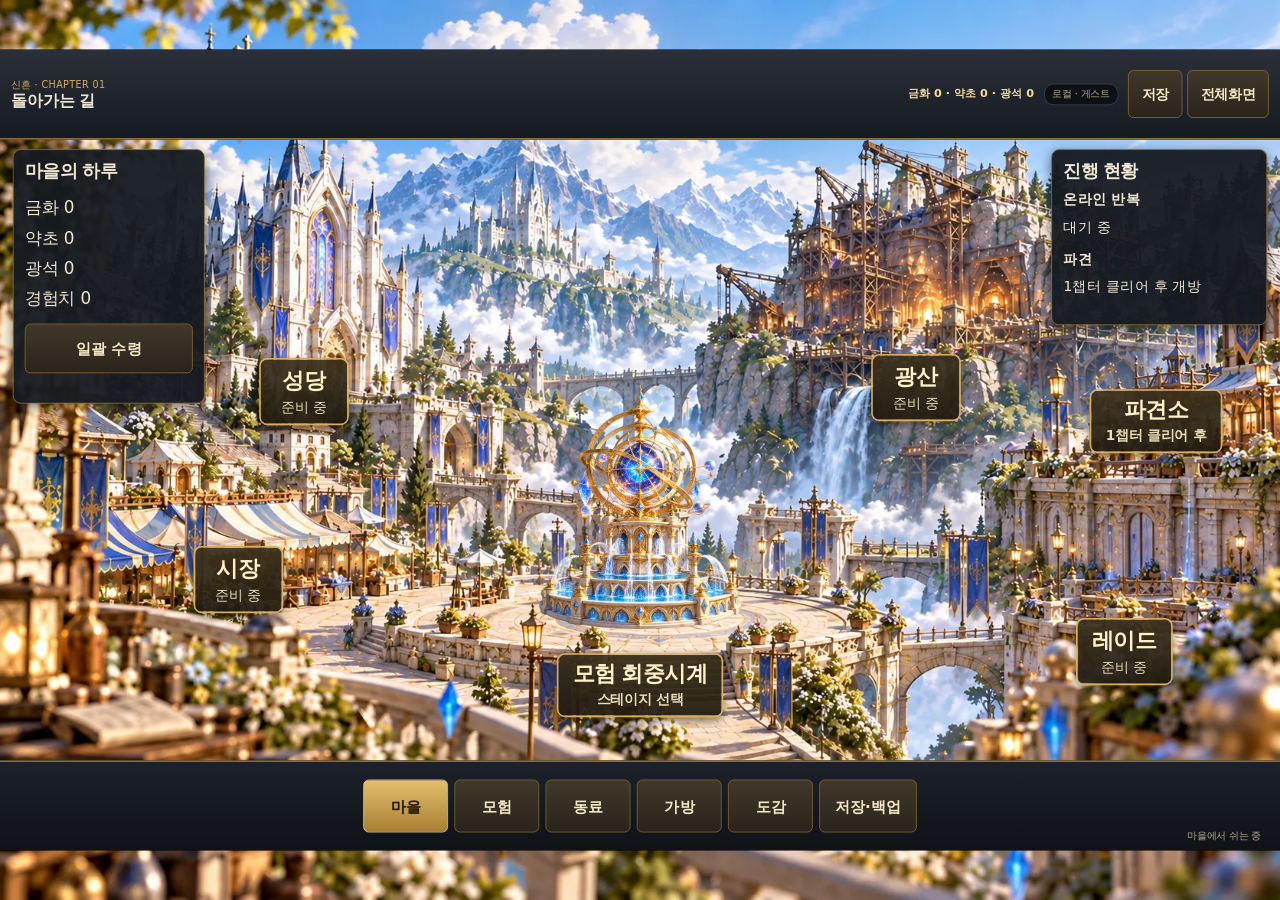
<file: test/index.html>
<!doctype html><html lang="ko"><head><meta charset="utf-8"><meta name="viewport" content="width=device-width,initial-scale=1"><meta name="robots" content="noindex"><title>신흔 · 테스트 서버</title><meta http-equiv="refresh" content="0;url=./playtest-20261010/"></head><body style="font-family:sans-serif;background:#121823;color:#eee;padding:2rem"><h1>신흔 테스트 서버</h1><p>최신 전투 5:5 테스트 버전으로 이동합니다.</p><p><a style="color:#f6d58a" href="./playtest-20261010/">신흔 게임 열기</a></p><p><a style="color:#a9b3c4" href="./legacy-20261010.html">이전 테스트 버전 보기</a></p><script>location.replace("./playtest-20261010/"+location.search+location.hash)</script></body></html>
</file>
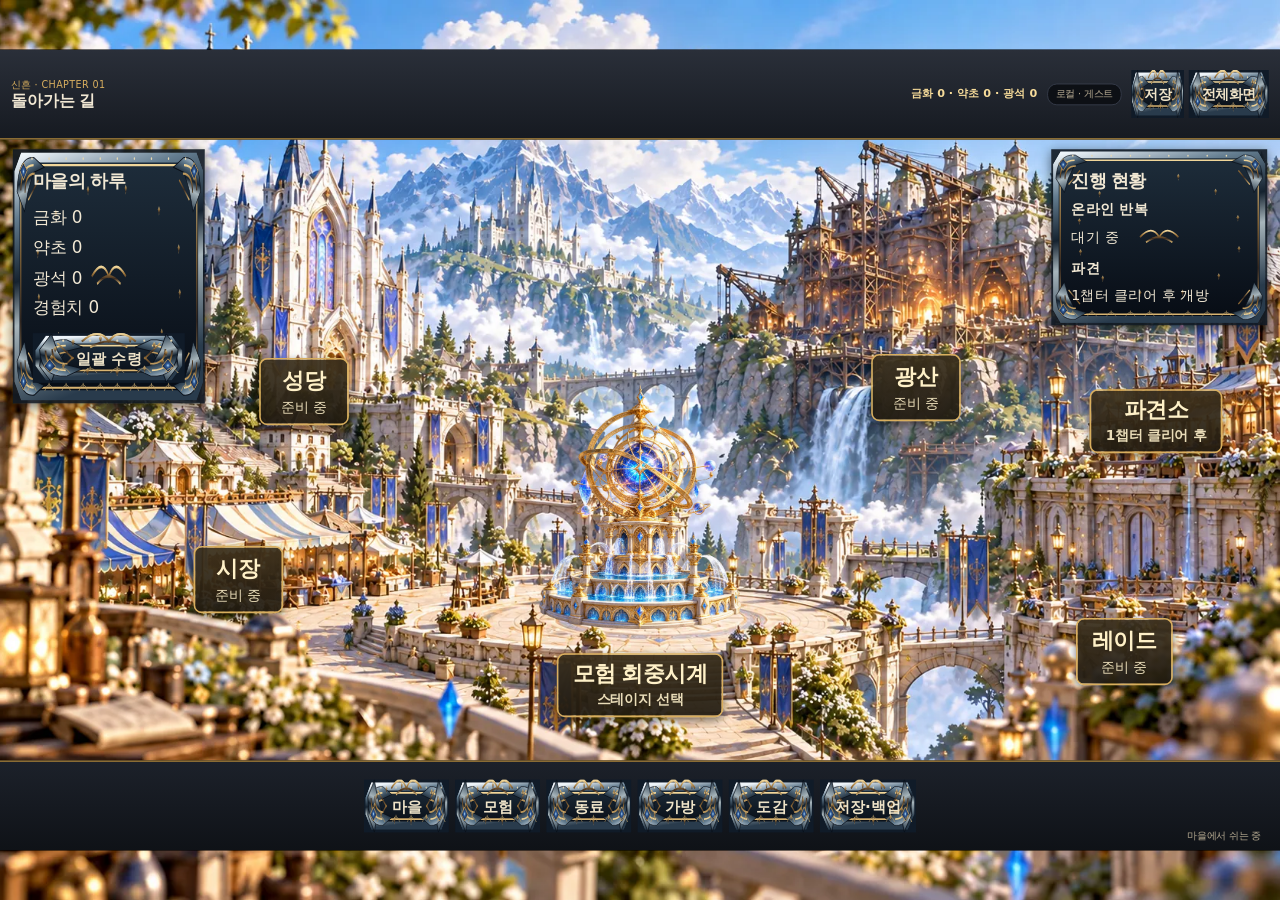
<file: test/art-a1-20261011/index.html>
<!doctype html>
<html lang="ko" style="color-scheme:only light">
<head><meta charset="utf-8"><meta name="viewport" content="width=device-width, initial-scale=1, viewport-fit=cover"><meta name="color-scheme" content="only light"><meta name="theme-color" content="#14181d"><title>신흔 · 독립 플레이 테스트 20261010</title><meta name="robots" content="noindex"><link rel="stylesheet" href="./style.css"><link rel="stylesheet" href="./visual-effects.css"></head>
<body data-view="village"><aside id="rotation-hint" role="note">가로로 돌리면 전체 화면을 볼 수 있습니다. 세로에서도 축소되어 이용할 수 있습니다.</aside><div id="viewport"><main id="game" data-view="village" aria-label="신흔 1챕터"><header id="topbar"><div id="top-info"></div><div id="resources"></div><div id="cloud-controls"><span id="cloud-status" role="status" aria-live="polite"></span><button id="login" data-action="login">Google 로그인</button><button id="logout" data-action="logout" hidden>로그아웃</button><button id="retry" data-action="retry" hidden>재시도</button><button id="resolve" data-action="resolve" hidden>충돌 복구</button><button id="recover" data-action="backup" hidden>저장·백업</button></div><div id="top-tools"><button data-action="save" aria-label="저장">저장</button><button data-action="fullscreen" id="fullscreen" aria-label="전체화면 전환" aria-pressed="false">전체화면</button></div></header><section id="content"></section><nav aria-label="마을 메뉴" id="nav"></nav><footer id="status-line"><span id="activity"></span></footer></main></div><div id="notice" role="status" aria-live="polite"></div><dialog id="story"><div id="story-content"></div><button id="story-next">다음</button></dialog><dialog id="backup"><h2>독립 저장 · JSON 백업</h2><p>백업은 완료 보상을 보존합니다. 진행 중인 전투는 복구 시 취소되며 반복은 재개를 제안합니다.</p><textarea id="backup-text" aria-label="JSON 백업 내용" spellcheck="false"></textarea><div class="actions"><button data-action="export">백업 생성</button><button data-action="saved-backup">보존한 원본 보기</button><button data-action="download">파일 다운로드</button><button data-action="import">입력 복구</button><button data-action="close-backup">닫기</button></div></dialog><dialog id="sync-dialog"><h2 id="sync-title"></h2><p id="sync-description"></p><div class="actions" id="sync-choices"></div><button data-action="backup">JSON 백업</button><button data-action="logout">로그아웃</button></dialog><script type="module" src="./app.js"></script></body>
</html>
</file>
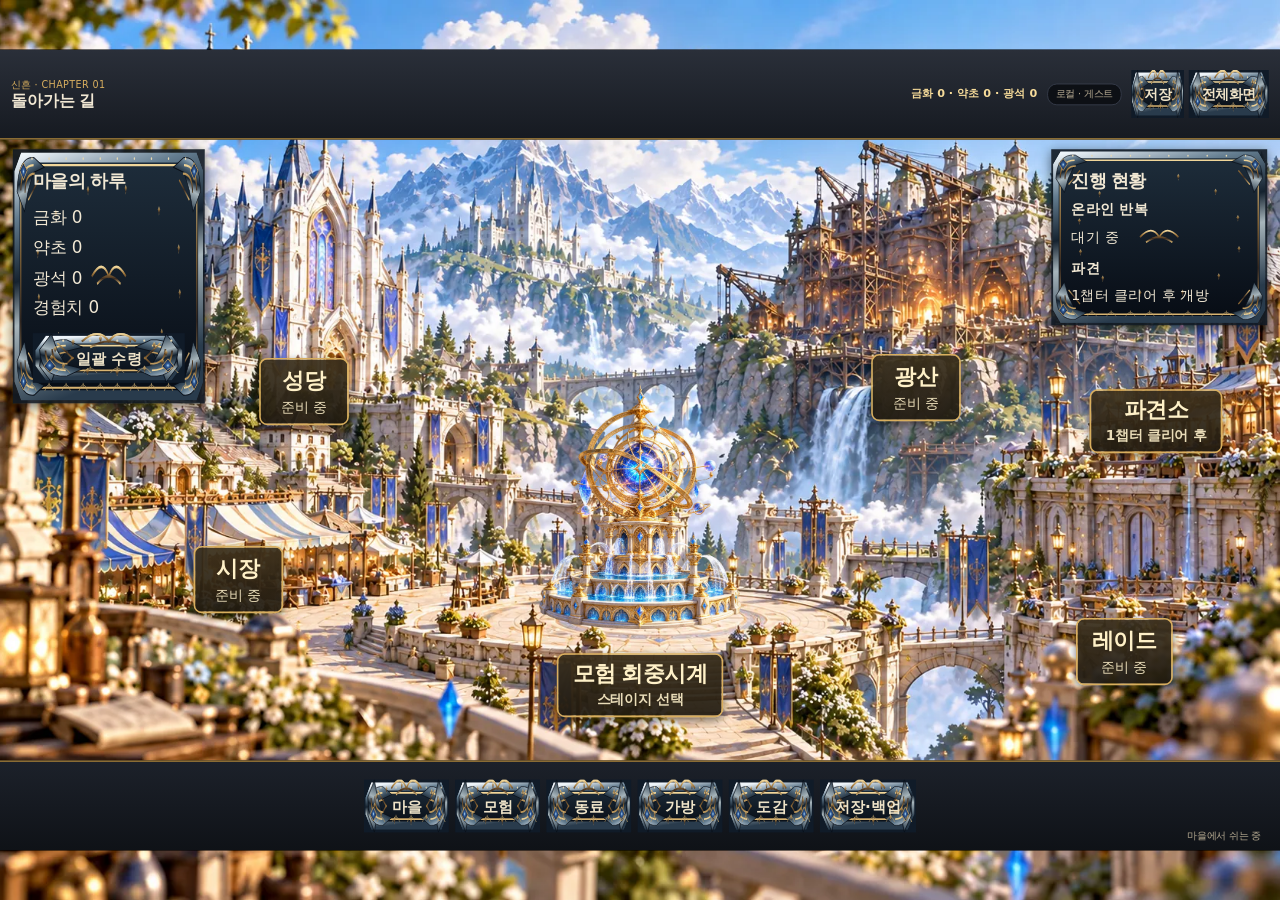
<file: test/art-a2-20261011/index.html>
<!doctype html>
<html lang="ko" style="color-scheme:only light">
<head><meta charset="utf-8"><meta name="viewport" content="width=device-width, initial-scale=1, viewport-fit=cover"><meta name="color-scheme" content="only light"><meta name="theme-color" content="#14181d"><title>신흔 · 독립 플레이 테스트 20261010</title><meta name="robots" content="noindex"><link rel="stylesheet" href="./style.css"><link rel="stylesheet" href="./visual-effects.css"><link rel="stylesheet" href="./battle-a2.css"></head>
<body data-view="village"><aside id="rotation-hint" role="note">가로로 돌리면 전체 화면을 볼 수 있습니다. 세로에서도 축소되어 이용할 수 있습니다.</aside><div id="viewport"><main id="game" data-view="village" aria-label="신흔 1챕터"><header id="topbar"><div id="top-info"></div><div id="resources"></div><div id="cloud-controls"><span id="cloud-status" role="status" aria-live="polite"></span><button id="login" data-action="login">Google 로그인</button><button id="logout" data-action="logout" hidden>로그아웃</button><button id="retry" data-action="retry" hidden>재시도</button><button id="resolve" data-action="resolve" hidden>충돌 복구</button><button id="recover" data-action="backup" hidden>저장·백업</button></div><div id="top-tools"><button data-action="save" aria-label="저장">저장</button><button data-action="fullscreen" id="fullscreen" aria-label="전체화면 전환" aria-pressed="false">전체화면</button></div></header><section id="content"></section><nav aria-label="마을 메뉴" id="nav"></nav><footer id="status-line"><span id="activity"></span></footer></main></div><div id="notice" role="status" aria-live="polite"></div><dialog id="story"><div id="story-content"></div><button id="story-next">다음</button></dialog><dialog id="backup"><h2>독립 저장 · JSON 백업</h2><p>백업은 완료 보상을 보존합니다. 진행 중인 전투는 복구 시 취소되며 반복은 재개를 제안합니다.</p><textarea id="backup-text" aria-label="JSON 백업 내용" spellcheck="false"></textarea><div class="actions"><button data-action="export">백업 생성</button><button data-action="saved-backup">보존한 원본 보기</button><button data-action="download">파일 다운로드</button><button data-action="import">입력 복구</button><button data-action="close-backup">닫기</button></div></dialog><dialog id="sync-dialog"><h2 id="sync-title"></h2><p id="sync-description"></p><div class="actions" id="sync-choices"></div><button data-action="backup">JSON 백업</button><button data-action="logout">로그아웃</button></dialog><script type="module" src="./app.js"></script></body>
</html>
</file>
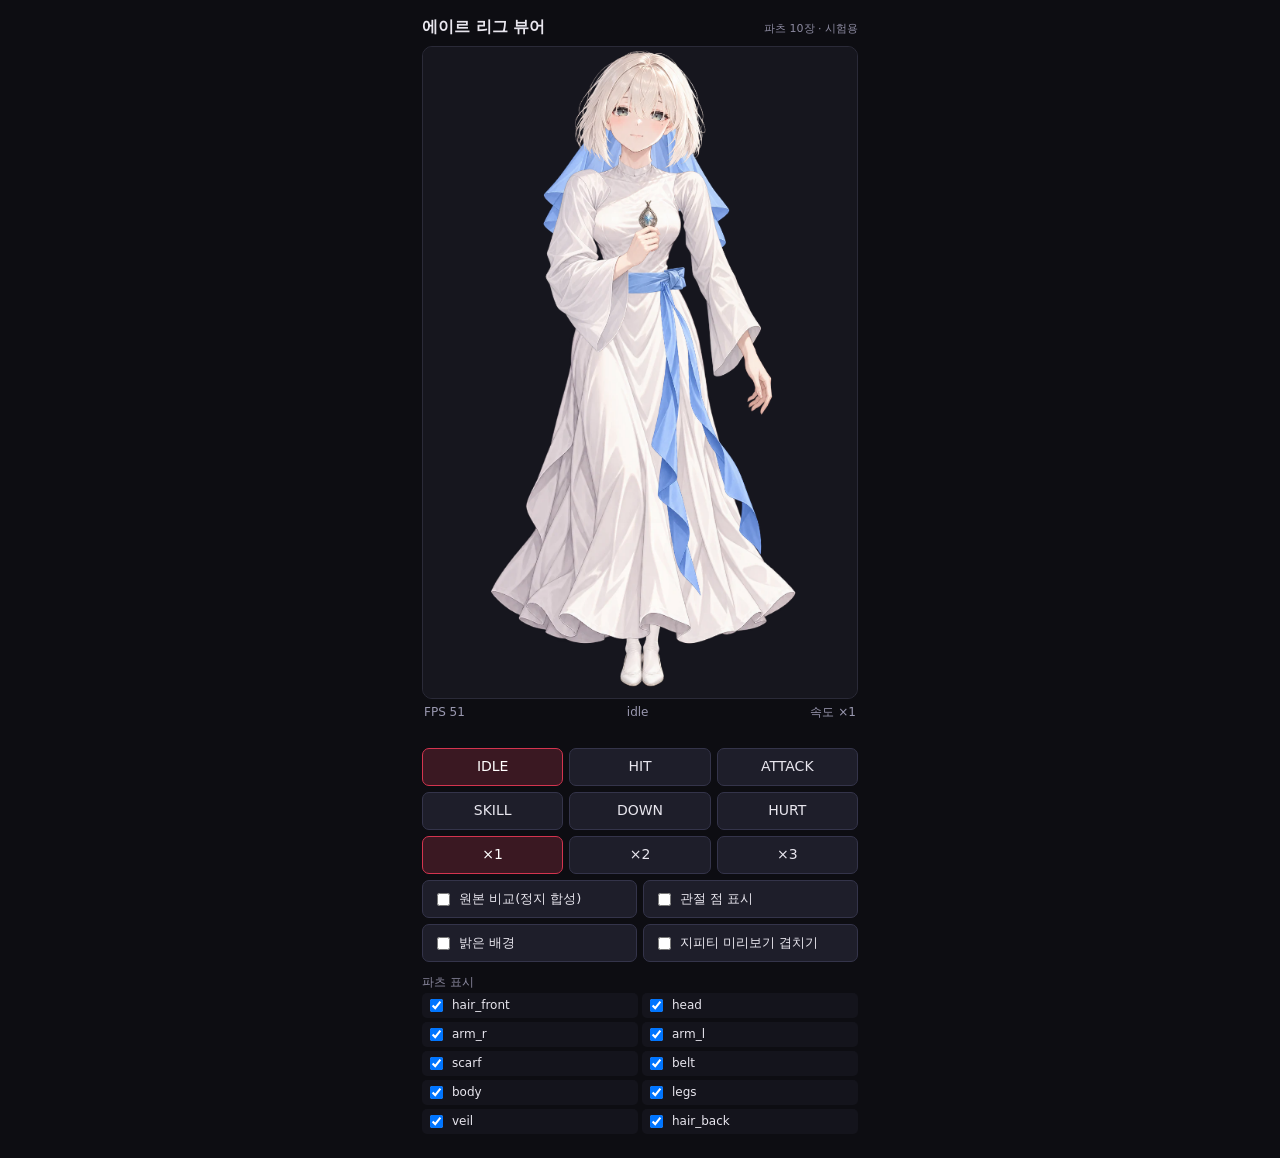
<file: eir_rig.html>
﻿<!doctype html>
<html lang="ko">
<head>
<meta charset="utf-8">
<meta name="viewport" content="width=device-width,initial-scale=1,viewport-fit=cover">
<meta name="color-scheme" content="only light">
<title>에이르 리그 뷰어</title>
<style>
:root{color-scheme:only light}
*{box-sizing:border-box}
body{margin:0;background:#0d0d12;color:#e8e6ee;font:14px/1.4 system-ui,'Noto Sans KR',sans-serif;-webkit-tap-highlight-color:transparent}
.wrap{max-width:460px;margin:0 auto;padding:10px 12px 24px}
h1{font-size:16px;margin:6px 0 8px;display:flex;justify-content:space-between;align-items:baseline}
h1 small{font-size:11px;color:#8c8aa0;font-weight:400}
.stage{position:relative;background:#16161e;border:1px solid #2a2a38;border-radius:10px;overflow:hidden;touch-action:none}
canvas{display:block;width:100%;height:auto}
.hud{display:flex;justify-content:space-between;font-size:12px;color:#9a98b0;padding:5px 2px}
.row{display:flex;flex-wrap:wrap;gap:6px;margin:6px 0}
button,label.chk{font:inherit;color:#e8e6ee;background:#1e1e2a;border:1px solid #34344a;border-radius:7px;padding:8px 10px;min-height:38px}
button{flex:1 1 30%}
button.on{background:#3a1822;border-color:#d4344f;color:#fff}
label.chk{display:flex;align-items:center;gap:6px;flex:1 1 45%;font-size:13px}
.sec{font-size:12px;color:#8c8aa0;margin:12px 0 2px}
.parts{display:grid;grid-template-columns:repeat(2,1fr);gap:4px}
.parts label{font-size:12px;display:flex;gap:6px;align-items:center;padding:3px 4px;background:#14141c;border-radius:5px}
#msg{color:#e0a060;font-size:12px;min-height:16px}
</style>
</head>
<body>
<div class="wrap">
  <h1>에이르 리그 뷰어 <small>파츠 10장 · 시험용</small></h1>
  <div class="stage"><canvas id="cv" width="560" height="840"></canvas></div>
  <div class="hud"><span id="fps">FPS -</span><span id="an">idle</span><span id="sp">속도 ×1</span></div>
  <div id="msg"></div>
  <div class="row" id="anims"></div>
  <div class="row" id="speeds"></div>
  <div class="row">
    <label class="chk"><input type="checkbox" id="cmp"> 원본 비교(정지 합성)</label>
    <label class="chk"><input type="checkbox" id="piv"> 관절 점 표시</label>
    <label class="chk"><input type="checkbox" id="lt"> 밝은 배경</label>
    <label class="chk"><input type="checkbox" id="pre"> 지피티 미리보기 겹치기</label>
  </div>
  <div class="sec">파츠 표시</div>
  <div class="parts" id="parts"></div>
</div>
<script>
const CW=1024,CH=1536;
const MAN={body:{x:158,y:248,w:724,h:1159},arm_l:{x:590,y:290,w:247,h:574},arm_r:{x:292,y:289,w:274,h:434},head:{x:410,y:38,w:194,h:252},hair_back:{x:355,y:10,w:304,h:279},hair_front:{x:350,y:6,w:316,h:284},veil:{x:288,y:143,w:444,h:369},scarf:{x:552,y:552,w:274,h:739},legs:{x:437,y:1118,w:154,h:389},belt:{x:384,y:517,w:239,h:66}};
const BASE=location.pathname.includes('rig_viewer')?'../art/':'art/';
// 뒤→앞 합성 순서(검증됨) + 부모 + pivot(원본 캔버스 좌표)
const LAY=[
 {id:'hair_back', parent:'head',  pv:[507,285], lag:1.6, amp:2.4},
 {id:'veil',      parent:'head',  pv:[510,215], lag:1.2, amp:2.8},
 {id:'legs',      parent:'body',  pv:[515,1130], lag:0, amp:0},
 {id:'body',      parent:null,    pv:[515,1130]},
 {id:'belt',      parent:'body',  pv:[505,550]},
 {id:'scarf',     parent:'body',  pv:[600,560], lag:1.0, amp:3.2},
 {id:'arm_l',     parent:'body',  pv:[612,302], lag:0.5, amp:1.4},
 {id:'arm_r',     parent:'body',  pv:[548,302], lag:0.4, amp:1.4},
 {id:'head',      parent:'body',  pv:[507,285]},
 {id:'hair_front',parent:'head',  pv:[507,285], lag:1.0, amp:1.8},
];
const ANIMS=['idle','hit','attack','skill','down','hurt'];
const imgs={};let loaded=0,failed=[];
let anim='idle',speed=1,t0=performance.now(),tAnim=0;
const vis={};LAY.forEach(l=>vis[l.id]=true);
const cv=document.getElementById('cv'),ctx=cv.getContext('2d');
const $=id=>document.getElementById(id);
function load(){
  const names=LAY.map(l=>l.id);
  names.forEach(n=>{const im=new Image();im.onload=()=>{loaded++;if(loaded+failed.length===names.length)ready();};im.onerror=()=>{failed.push(n);if(loaded+failed.length===names.length)ready();};im.src=BASE+'eir_p_'+n+'.webp';imgs[n]=im;});
  const pv=new Image();pv.src=BASE+'eir_p_preview.webp';imgs._pre=pv;
}
function ready(){ if(failed.length)$('msg').textContent='이미지 로딩 실패: '+failed.join(', ')+' (art/eir_p_*.webp 확인)'; requestAnimationFrame(frame); }
const E=(x)=>Math.exp(-x);
// 각 파츠의 로컬 변환(원본 캔버스 단위): {r:도, dx,dy, sx,sy}
function pose(id,t,a){
  const L=LAY.find(l=>l.id===id), p={r:0,dx:0,dy:0,sx:1,sy:1};
  const w=1.7, s=Math.sin;
  const lagS=(k)=>s(w*t-(L&&L.lag||0)*k);
  const lg=L&&L.lag?L.lag:0, am=L&&L.amp?L.amp:0;
  if(a==='idle'){
    if(id==='body'){p.dy=s(w*t)*3.2;p.sy=1+s(w*t)*0.004;p.sx=1-s(w*t)*0.002}
    else if(id==='head'){p.r=s(w*t-0.5)*1.1;p.dy=s(w*t-0.4)*0.8}
    else if(L&&L.amp){p.r=lagS(1)*am*0.6+s(w*t*0.55-lg)*am*0.4}
    if(id==='legs'){p.dy=s(w*t)*0.8}
  }else if(a==='hit'){
    const c=t%1.3, k=E(c*4.2), os=s(c*34)*k;
    if(id==='body'){p.dx=-26*k+os*3;p.dy=3*k;p.r=-2.2*k}
    else if(id==='head'){p.r=-9*k+os*2}
    else if(id==='arm_l'){p.r=14*k+os*3}
    else if(id==='arm_r'){p.r=-11*k+os*3}
    else if(L&&L.amp){p.r=(8+am*2)*k*(id==='scarf'?-1:1)+os*am}
  }else if(a==='attack'){
    const c=(t%1.4)/1.4, wind=c<0.28?c/0.28:0, swing=c>=0.28&&c<0.52?(c-0.28)/0.24:0, back=c>=0.52?(c-0.52)/0.48:0;
    const raise=wind*(-48)+swing*(-48+82)+(c>=0.52?(1-back)*34:0);
    const lean=c<0.28?-8*wind:c<0.52?-8+30*swing:22*(1-back);
    if(id==='body'){p.dx=lean;p.r=lean*0.12;p.dy=2*s(c*6.28)}
    else if(id==='arm_r'){p.r=raise}
    else if(id==='arm_l'){p.r=-raise*0.35}
    else if(id==='head'){p.r=lean*0.15}
    else if(L&&L.amp){p.r=-lean*0.25*am*0.5+s(w*3*t-lg)*am*0.8}
  }else if(a==='skill'){
    const c=t%2.6, up=Math.min(1,c/0.6), hold=c>0.6&&c<2.0?1:(c>=2.0?1-(c-2.0)/0.6:up);
    const k=c<0.6?up:hold;
    if(id==='body'){p.dy=-14*k+s(t*5)*1.2*k}
    else if(id==='arm_r'){p.r=-82*k+s(t*6)*2*k}
    else if(id==='arm_l'){p.r=-18*k}
    else if(id==='head'){p.r=-3*k+s(t*3)*0.8*k}
    else if(L&&L.amp){p.r=-6*k*am*0.5+s(w*2*t-lg)*am*0.9}
  }else if(a==='down'){
    const c=Math.min(1,(t%3.4)/1.5), k=c*c*(3-2*c);
    if(id==='body'){p.r=-76*k;p.dy=70*k;p.dx=-50*k}
    else if(id==='head'){p.r=-12*k}
    else if(id==='arm_l'){p.r=-22*k}
    else if(id==='arm_r'){p.r=28*k}
    else if(L&&L.amp){p.r=10*k*(id==='scarf'?-1:1)}
  }else if(a==='hurt'){
    const j=s(t*46)*2.2, j2=s(t*37+1)*1.6;
    if(id==='body'){p.dx=j*1.2;p.r=j2*0.3;p.dy=Math.abs(j2)*0.4}
    else if(id==='head'){p.r=j*0.8}
    else if(id==='arm_l'||id==='arm_r'){p.r=j2*1.1}
    else if(L&&L.amp){p.r=j*am*0.6}
  }
  return p;
}
function matFor(id,t,a,cache){
  if(cache[id])return cache[id];
  const L=LAY.find(l=>l.id===id), par=L.parent?matFor(L.parent,t,a,cache):new DOMMatrix();
  const p=pose(id,t,a), m=par.translate(L.pv[0]+p.dx,L.pv[1]+p.dy).rotate(p.r).scale(p.sx,p.sy).translate(-L.pv[0],-L.pv[1]);
  return cache[id]=m;
}
let frames=0,fpsT=performance.now(),fps='-';
function frame(now){
  const dt=(now-t0)/1000; t0=now; tAnim+=dt*speed;
  const cmp=$('cmp').checked, light=$('lt').checked;
  ctx.setTransform(1,0,0,1,0,0);
  ctx.fillStyle=light?'#f2f0f6':'#16161e';ctx.fillRect(0,0,cv.width,cv.height);
  const sc=Math.min(cv.width/CW,cv.height/CH);
  ctx.setTransform(sc,0,0,sc,(cv.width-CW*sc)/2,(cv.height-CH*sc)/2);
  const cache={}, a=cmp?'none':anim;
  if(a==='skill'||a==='attack'){ // 간단한 빛 이펙트(CSS 아님, 캔버스 그라디언트)
    const k=a==='skill'?(0.5+0.5*Math.sin(tAnim*4)):0;
    if(a==='skill'){const g=ctx.createRadialGradient(560,520,10,560,520,380);g.addColorStop(0,'rgba(170,215,255,'+(0.55*k+0.15)+')');g.addColorStop(1,'rgba(170,215,255,0)');ctx.fillStyle=g;ctx.fillRect(0,0,CW,CH);}
  }
  for(const L of LAY){
    if(!vis[L.id])continue; const im=imgs[L.id]; if(!im||!im.complete||!im.naturalWidth)continue;
    const m=cmp?new DOMMatrix():matFor(L.id,tAnim,a,cache), M=MAN[L.id];
    ctx.save(); ctx.transform(m.a,m.b,m.c,m.d,m.e,m.f); ctx.drawImage(im,M.x,M.y,M.w,M.h); ctx.restore();
  }
  if($('pre').checked&&imgs._pre&&imgs._pre.complete&&imgs._pre.naturalWidth){ctx.globalAlpha=0.45;ctx.drawImage(imgs._pre,0,0,CW,CH);ctx.globalAlpha=1;}
  if($('piv').checked){ctx.fillStyle='#ff3b6b';for(const L of LAY){const m=cmp?new DOMMatrix():matFor(L.id,tAnim,a,cache);const q=new DOMPoint(L.pv[0],L.pv[1]).matrixTransform(m);ctx.beginPath();ctx.arc(q.x,q.y,7,0,6.3);ctx.fill();}}
  frames++; if(now-fpsT>1000){fps=Math.round(frames*1000/(now-fpsT));frames=0;fpsT=now;$('fps').textContent='FPS '+(document.hidden?'-':fps);}
  requestAnimationFrame(frame);
}
// UI
const an=$('anims');ANIMS.forEach(n=>{const b=document.createElement('button');b.textContent=n.toUpperCase();b.onclick=()=>{anim=n;tAnim=0;$('an').textContent=n;[...an.children].forEach(c=>c.classList.toggle('on',c===b));};if(n==='idle')b.classList.add('on');an.appendChild(b);});
const sp=$('speeds');[1,2,3].forEach(v=>{const b=document.createElement('button');b.textContent='×'+v;b.onclick=()=>{speed=v;$('sp').textContent='속도 ×'+v;[...sp.children].forEach(c=>c.classList.toggle('on',c===b));};if(v===1)b.classList.add('on');sp.appendChild(b);});
const pr=$('parts');LAY.slice().reverse().forEach(L=>{const l=document.createElement('label');l.innerHTML='<input type="checkbox" checked> '+L.id;l.firstChild.onchange=e=>vis[L.id]=e.target.checked;pr.appendChild(l);});
load();
</script>
</body>
</html>
</file>
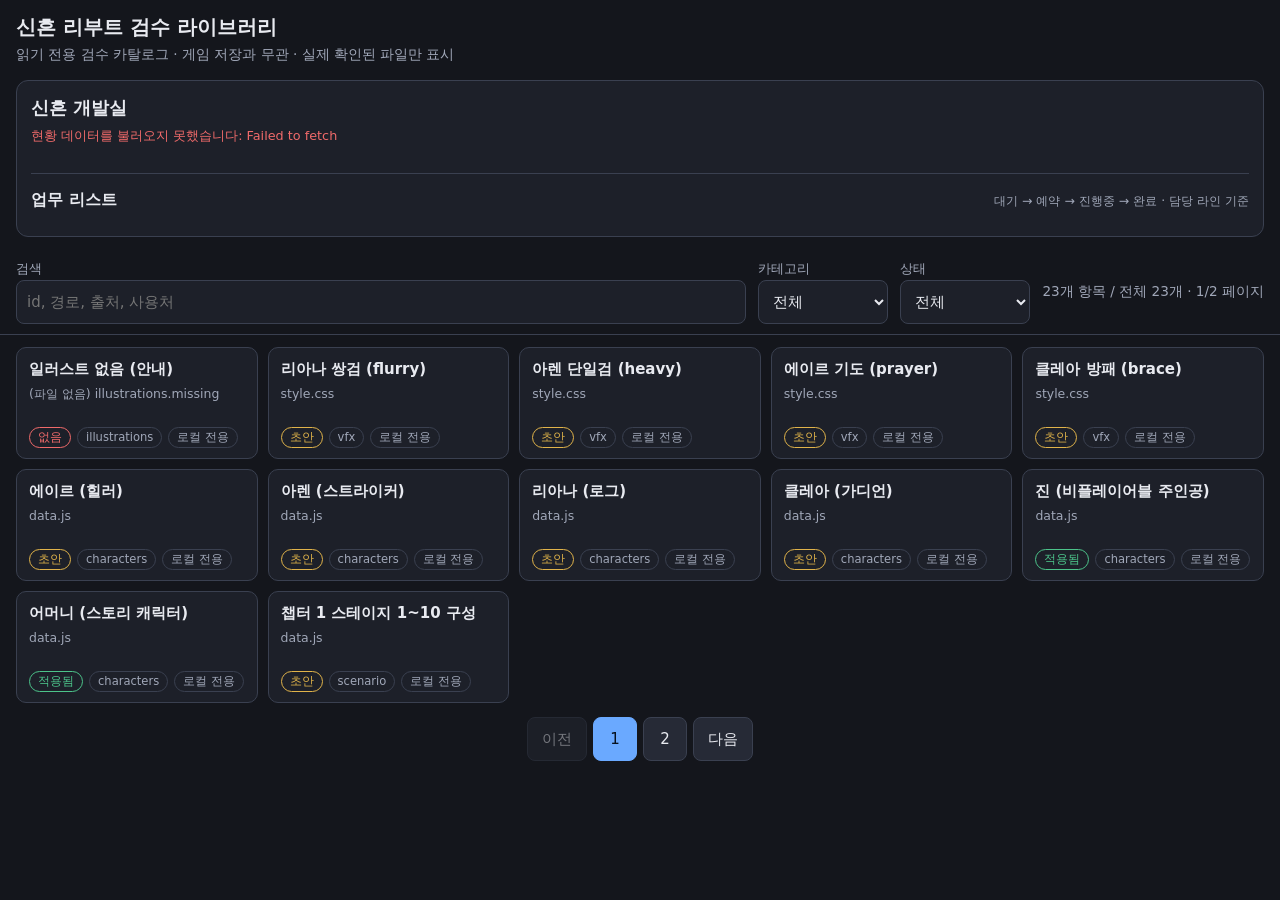
<file: reboot/library.html>
<!doctype html>
<html lang="ko">
<head>
<meta charset="utf-8">
<meta name="viewport" content="width=device-width, initial-scale=1">
<title>신흔 리부트 검수 라이브러리</title>
<link rel="stylesheet" href="library.css">
</head>
<body class="library-body">
<a class="library-skip" href="#grid">목록으로 건너뛰기</a>

<header class="library-header">
  <h1 class="library-title">신흔 리부트 검수 라이브러리</h1>
  <p class="library-sub">읽기 전용 검수 카탈로그 · 게임 저장과 무관 · 실제 확인된 파일만 표시</p>
</header>

<section id="devroom" class="devroom" aria-labelledby="devroom-title">
  <h2 id="devroom-title" class="devroom-title">신흔 개발실</h2>
  <p id="devroom-meta" class="devroom-meta" role="status" aria-live="polite">현황 데이터를 기다리는 중입니다.</p>
  <ul id="devroom-grid" class="devroom-grid" aria-label="개발실 직원 현황"></ul>

  <section class="workboard" aria-labelledby="workboard-title">
    <div class="workboard-head">
      <h3 id="workboard-title" class="workboard-title">업무 리스트</h3>
      <p class="workboard-sub">대기 → 예약 → 진행중 → 완료 · 담당 라인 기준</p>
    </div>
    <div id="workboard-grid" class="workboard-grid" aria-label="업무 단계별 목록"></div>
  </section>
</section>

<section class="library-toolbar" aria-label="검색과 필터">
  <div class="library-field library-field-search">
    <label for="search">검색</label>
    <input id="search" type="search" placeholder="id, 경로, 출처, 사용처" autocomplete="off" spellcheck="false">
  </div>
  <div class="library-field">
    <label for="filter-category">카테고리</label>
    <select id="filter-category">
      <option value="">전체</option>
      <option value="illustrations">일러스트</option>
      <option value="vfx">VFX</option>
      <option value="characters">캐릭터</option>
      <option value="scenario">시나리오</option>
      <option value="world">세계관</option>
      <option value="story">스토리</option>
      <option value="dialogue">대사</option>
    </select>
  </div>
  <div class="library-field">
    <label for="filter-status">상태</label>
    <select id="filter-status">
      <option value="">전체</option>
      <option value="applied">적용됨</option>
      <option value="draft">초안</option>
      <option value="placeholder">임시</option>
      <option value="missing">없음</option>
    </select>
  </div>
  <p class="library-count" id="result-count" role="status" aria-live="polite"></p>
</section>

<main class="library-main">
  <ul id="grid" class="library-grid" aria-label="항목 목록" tabindex="-1"></ul>
  <div id="empty" class="library-empty" role="status" hidden>
    <p class="library-empty-title">표시할 항목이 없습니다</p>
    <p class="library-empty-text">검색어나 필터에 맞는 실제 파일이 매니페스트에 없습니다. 없는 항목은 만들어 보여주지 않습니다.</p>
  </div>
  <nav id="pager" class="library-pager" aria-label="페이지"></nav>
</main>

<div id="detail" class="library-detail" role="dialog" aria-modal="true" aria-labelledby="detail-title" hidden>
  <div class="library-detail-panel" tabindex="-1">
    <header class="library-detail-head">
      <div class="library-detail-heading">
        <h2 id="detail-title" class="library-detail-title">항목 상세</h2>
        <p id="detail-meta" class="library-detail-meta"></p>
      </div>
      <button type="button" id="detail-close" class="library-btn" aria-label="상세 닫기">닫기 (Esc)</button>
    </header>

    <div class="library-detail-body">
      <dl id="detail-info" class="library-info"></dl>

      <div class="library-panes">
        <section class="library-pane" aria-labelledby="source-title">
          <h3 id="source-title" class="library-pane-title">소스 (텍스트로만 표시, 실행 안 함)</h3>
          <pre id="source-view" class="library-source" tabindex="0" aria-label="소스 뷰어"></pre>
        </section>

        <section class="library-pane" aria-labelledby="preview-title">
          <h3 id="preview-title" class="library-pane-title">미리보기</h3>
          <p id="preview-label" class="library-preview-label"></p>
          <div id="preview" class="library-preview" tabindex="0" aria-label="미리보기"></div>

          <div id="vfx-controls" class="library-vfx-controls" role="group" aria-label="VFX 컨트롤" hidden>
            <button type="button" id="vfx-play" class="library-btn">재생</button>
            <button type="button" id="vfx-pause" class="library-btn">일시정지</button>
            <button type="button" id="vfx-replay" class="library-btn">다시재생</button>
            <div class="library-segment" role="group" aria-label="재생 속도">
              <button type="button" class="library-btn" data-speed="1" aria-pressed="true">1x</button>
              <button type="button" class="library-btn" data-speed="2" aria-pressed="false">2x</button>
            </div>
            <label class="library-vfx-target">
              <span>대상</span>
              <select id="vfx-target"></select>
            </label>
          </div>
        </section>
      </div>

      <section class="library-note-area" aria-labelledby="note-title">
        <h3 id="note-title" class="library-pane-title">수정 메모 (한국어)</h3>
        <label for="note" class="library-visually-hidden">이 항목의 수정 메모</label>
        <textarea id="note" rows="4" placeholder="이 파일/항목에 대한 수정 요청을 적어 주세요. 브라우저의 shinheun-review 영역에만 임시 저장됩니다."></textarea>
        <div class="library-actions">
          <button type="button" id="export-json" class="library-btn library-btn-primary">JSON 내보내기</button>
          <button type="button" id="export-md" class="library-btn library-btn-primary">Markdown 내보내기</button>
          <span id="note-status" class="library-note-status" role="status" aria-live="polite"></span>
        </div>
      </section>
    </div>
  </div>
</div>

<script src="library.js"></script>
</body>
</html>
</file>
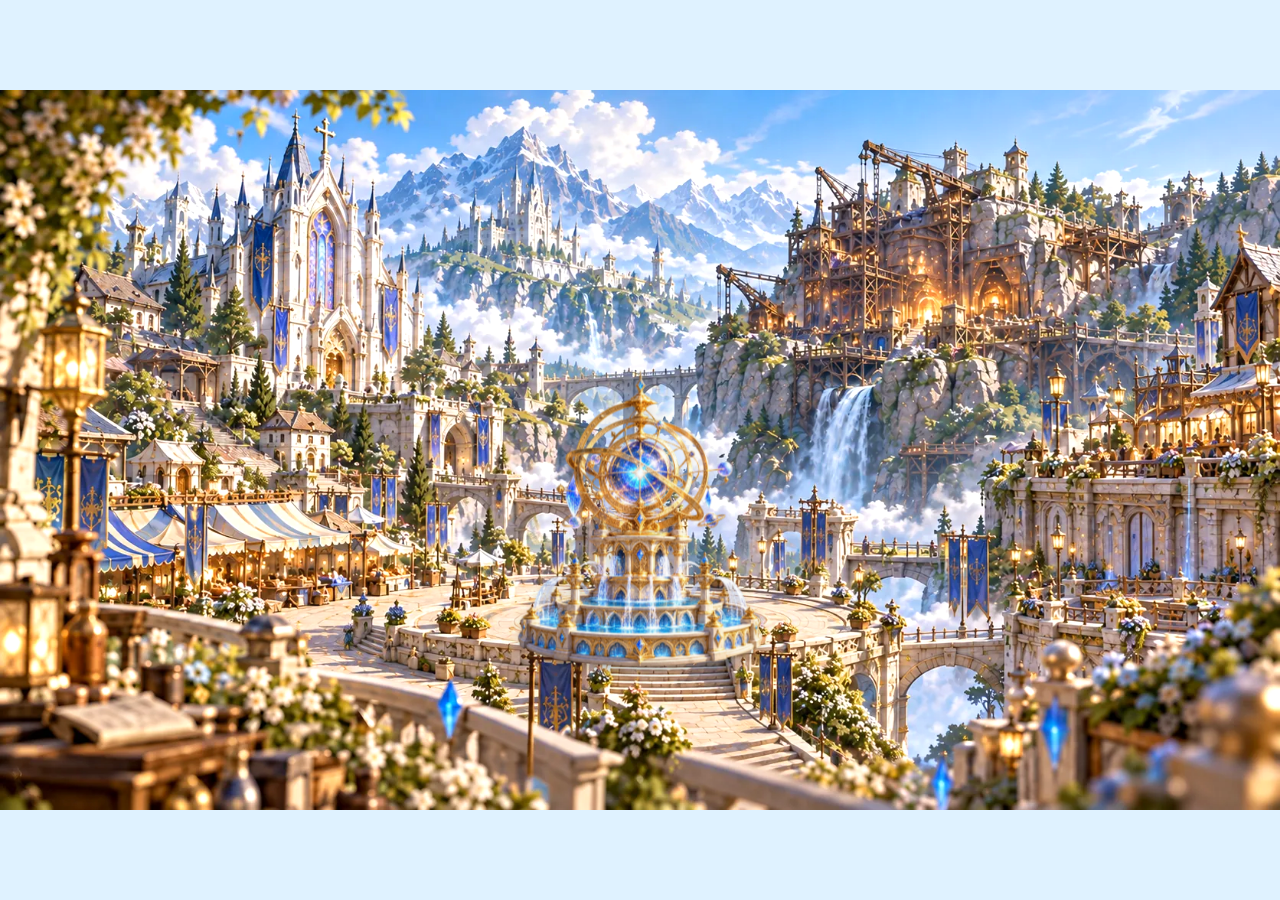
<file: reboot/ui-preview.html>
<!DOCTYPE html>
<html lang="ko" style="color-scheme:only light">
<head>
<meta charset="utf-8">
<meta name="viewport" content="width=device-width, initial-scale=1, viewport-fit=cover, user-scalable=no">
<meta name="color-scheme" content="only light">
<meta name="theme-color" content="#bfe3f7">
<title>UI 배치 미리보기 (1단계)</title>
<link rel="stylesheet" href="ui-preview.css?v=phase2-821e7aec">
  <link rel="stylesheet" href="ui-phase2-fix.css">
</head>
<body>
<div id="viewport">
  <div id="stage" data-logical-width="1600" data-logical-height="900">

    <!-- 공통 상단 컨트롤: 항상 표시 -->
    <div id="common-controls">
      <span id="preview-badge" class="badge">ART / UI PREVIEW</span>
      <button id="btn-fullscreen" type="button" data-action="toggle-fullscreen" aria-label="전체화면 전환" aria-pressed="false">
        <span id="fullscreen-icon" aria-hidden="true">⛶</span>
        <span id="fullscreen-label">전체화면</span>
      </button>
      <div id="scene-switch" role="group" aria-label="장면 전환(미리보기용)">
        <button type="button" data-scene="village" class="active">마을</button>
        <button type="button" data-scene="battle">전투</button>
      </div>
    </div>

    <!-- 마을 장면 -->
    <section id="village" class="scene active" data-scene-id="village" aria-label="마을">
      <div id="village-backdrop" aria-hidden="true"></div>
      <div id="hub-phase2-layers" aria-hidden="true">
        <div class="hub-layer hub-church"></div>
        <div class="hub-layer hub-market"></div>
        <div class="hub-layer hub-mine"></div>
        <div class="hub-layer hub-dispatch"></div>
        <div class="hub-layer hub-raid"></div>
        <div class="hub-layer hub-clock-base"></div>

        <div class="hub-clock-motion">
          <i class="clock-ring ring-outer"></i>
          <i class="clock-ring ring-inner"></i>
          <i class="clock-orb"></i>
        </div>

        <div class="hub-mine-motion">
          <i class="mine-fire fire-a"></i>
          <i class="mine-fire fire-b"></i>
          <i class="mine-smoke smoke-1"></i>
          <i class="mine-smoke smoke-2"></i>
          <span class="mine-crane">
            <i class="mine-crane-arm"></i>
            <i class="mine-crane-cable"></i>
            <i class="mine-crane-hook"></i>
          </span>
        </div>

        <div class="hub-dispatch-motion">
          <i class="dispatch-person p1"></i>
          <i class="dispatch-person p2"></i>
          <i class="dispatch-person p3"></i>
        </div>

        <div class="hub-raid-motion">
          <i class="raid-glow"></i>
          <i class="raid-wave wave-1"></i>
          <i class="raid-wave wave-2"></i>
          <i class="raid-spark s1"></i>
          <i class="raid-spark s2"></i>
          <i class="raid-spark s3"></i>
        </div>
      </div>
      <div id="village-vfx" aria-hidden="true">
        <div class="vfx-clock" data-vfx="clock">
          <span class="clock-a"></span>
          <span class="clock-b"></span>
          <span class="clock-core"></span>
        </div>
        <div class="vfx-mine-glow" data-vfx="mine-glow"></div>
        <div class="vfx-smoke smoke-a" data-vfx="mine-smoke"></div>
        <div class="vfx-smoke smoke-b" data-vfx="mine-smoke"></div>
        <div class="vfx-crane" data-vfx="crane">
          <span class="crane-arm"></span>
          <span class="crane-cable"></span>
          <span class="crane-hook"></span>
        </div>
        <div class="vfx-dispatch-people" data-vfx="dispatch-people">
          <i class="dispatch-person person-a"></i>
          <i class="dispatch-person person-b"></i>
          <i class="dispatch-person person-c"></i>
        </div>
        <div class="vfx-raid" data-vfx="raid">
          <span class="raid-ring raid-ring-a"></span>
          <span class="raid-ring raid-ring-b"></span>
          <span class="raid-core"></span>
        </div>
      </div>
      <p id="art-preview-note">마을 아트 샘플 / UI 데모 / 모션 1차 테스트</p>

      <header id="village-top">
        <div id="village-profile" aria-label="플레이어 프로필">
          <span class="profile-avatar" aria-hidden="true">진</span>
          <span class="profile-copy">
            <b class="profile-name">진</b>
            <span class="profile-level">Lv. 70 · 데모</span>
          </span>
        </div>
        <div id="village-currencies" class="currency-row">
          <div class="currency" data-currency="gold"><span class="cur-icon">●</span><span class="cur-name">골드</span><b class="cur-value">3,420,150</b></div>
          <div class="currency" data-currency="gem"><span class="cur-icon">◆</span><span class="cur-name">보석</span><b class="cur-value">12,480</b></div>
          <div class="currency" data-currency="ore"><span class="cur-icon">✦</span><span class="cur-name">광석</span><b class="cur-value">980</b></div>
        </div>
        <div id="village-top-right">
          <button id="btn-settings" type="button" data-action="settings" aria-label="설정">⚙ 설정</button>
        </div>
      </header>

      <div id="village-map" aria-label="마을 건물">
        <button type="button" class="hotspot available" id="hs-pocketwatch" data-building="pocketwatch" data-status="available">
          <span class="hs-icon" aria-hidden="true"></span>
          <span class="hs-name">모험 회중시계</span>
          <span class="hs-tag">이용 가능</span>
        </button>
        <button type="button" class="hotspot available" id="hs-mine" data-building="mine" data-status="available">
          <span class="hs-icon" aria-hidden="true"></span>
          <span class="hs-name">광산</span>
          <span class="hs-tag">이용 가능</span>
        </button>
        <button type="button" class="hotspot available" id="hs-dispatch" data-building="dispatch" data-status="available">
          <span class="hs-icon" aria-hidden="true"></span>
          <span class="hs-name">파견소</span>
          <span class="hs-tag">이용 가능</span>
        </button>
        <button type="button" class="hotspot available" id="hs-raid" data-building="raid" data-status="available">
          <span class="hs-icon" aria-hidden="true"></span>
          <span class="hs-name">레이드</span>
          <span class="hs-tag">이용 가능</span>
        </button>
        <button type="button" class="hotspot available" id="hs-tower" data-building="tower" data-status="available">
          <span class="hs-icon" aria-hidden="true"></span>
          <span class="hs-name">탑</span>
          <span class="hs-tag">이용 가능</span>
        </button>
        <button type="button" class="hotspot future" id="hs-church" data-building="church" data-status="future" aria-disabled="true">
          <span class="hs-icon" aria-hidden="true"></span>
          <span class="hs-name">성당</span>
          <span class="hs-tag">준비 중</span>
        </button>
        <button type="button" class="hotspot future" id="hs-market" data-building="market" data-status="future" aria-disabled="true">
          <span class="hs-icon" aria-hidden="true"></span>
          <span class="hs-name">시장</span>
          <span class="hs-tag">준비 중</span>
        </button>
      </div>

      <div id="village-info" class="info-toast" role="status" aria-live="polite" hidden></div>

      <aside id="village-side" aria-label="진행 현황">
        <div id="dispatch-panel" class="side-card" data-panel="dispatch">
          <h3>파견</h3>
          <ul id="dispatch-list" class="progress-list"></ul>
        </div>
        <div id="repeat-panel" class="side-card" data-panel="online-repeat">
          <h3>온라인 반복</h3>
          <div class="progress-bar"><i id="repeat-bar-fill"></i></div>
          <p id="repeat-text" class="side-text">대기 중</p>
        </div>
      </aside>

      <nav id="village-nav" aria-label="하단 메뉴">
        <button type="button" data-nav="companions"><span class="nav-icon" aria-hidden="true"></span>동료</button>
        <button type="button" data-nav="party"><span class="nav-icon" aria-hidden="true"></span>파티</button>
        <button type="button" data-nav="equipment"><span class="nav-icon" aria-hidden="true"></span>장비</button>
        <button type="button" data-nav="codex"><span class="nav-icon" aria-hidden="true"></span>도감</button>
        <button type="button" data-nav="bag"><span class="nav-icon" aria-hidden="true"></span>가방</button>
      </nav>
    </section>

    <!-- 전투 장면 -->
    <section id="battle" class="scene" data-scene-id="battle" aria-label="전투">
      <header id="battle-top">
        <div id="battle-info" class="battle-info">
          <span id="battle-stage" data-field="stage">스테이지 1-1</span>
          <span id="battle-wave" data-field="wave">웨이브 1/3</span>
          <span id="battle-round" data-field="round">라운드 1</span>
        </div>
        <div id="speed-controls" role="group" aria-label="전투 속도">
          <button type="button" data-speed="1" class="active" aria-pressed="true">1x</button>
          <button type="button" data-speed="2" aria-pressed="false">2x</button>
        </div>
        <div id="battle-top-right">
          <button id="btn-return-village" type="button" data-action="return-village">마을 복귀</button>
        </div>
      </header>

      <div id="battle-ground" aria-label="전투 지면">
        <div id="ground-plane" aria-hidden="true"></div>
        <div id="ally-field" class="side-field" data-side="ally">
          <div class="slot ally-slot" id="ally-slot-0" data-side="ally" data-slot="0"><span class="feet-anchor" aria-hidden="true"></span><div class="unit-holder"></div></div>
          <div class="slot ally-slot" id="ally-slot-1" data-side="ally" data-slot="1"><span class="feet-anchor" aria-hidden="true"></span><div class="unit-holder"></div></div>
          <div class="slot ally-slot" id="ally-slot-2" data-side="ally" data-slot="2"><span class="feet-anchor" aria-hidden="true"></span><div class="unit-holder"></div></div>
          <div class="slot ally-slot" id="ally-slot-3" data-side="ally" data-slot="3"><span class="feet-anchor" aria-hidden="true"></span><div class="unit-holder"></div></div>
          <div class="slot ally-slot" id="ally-slot-4" data-side="ally" data-slot="4"><span class="feet-anchor" aria-hidden="true"></span><div class="unit-holder"></div></div>
        </div>
        <div id="enemy-field" class="side-field" data-side="enemy">
          <div class="slot enemy-slot" id="enemy-slot-0" data-side="enemy" data-slot="0"><span class="feet-anchor" aria-hidden="true"></span><div class="unit-holder"></div></div>
          <div class="slot enemy-slot" id="enemy-slot-1" data-side="enemy" data-slot="1"><span class="feet-anchor" aria-hidden="true"></span><div class="unit-holder"></div></div>
          <div class="slot enemy-slot" id="enemy-slot-2" data-side="enemy" data-slot="2"><span class="feet-anchor" aria-hidden="true"></span><div class="unit-holder"></div></div>
          <div class="slot enemy-slot" id="enemy-slot-3" data-side="enemy" data-slot="3"><span class="feet-anchor" aria-hidden="true"></span><div class="unit-holder"></div></div>
          <div class="slot enemy-slot" id="enemy-slot-4" data-side="enemy" data-slot="4"><span class="feet-anchor" aria-hidden="true"></span><div class="unit-holder"></div></div>
        </div>
        <div id="effects-layer" aria-hidden="true"></div>
      </div>

      <aside id="jin-area" aria-label="진 가호와 신령">
        <div class="jin-head">
          <h3>진 가호 · 신령</h3>
          <span class="badge warn" id="jin-note">진은 플레이어블이 아님</span>
        </div>
        <div id="jin-blessing" data-jin="blessing">
          <div id="jin-portrait" class="temp-portrait small" data-temp-portrait="true">
            <span class="temp-label">임시 초상화 - 최종 아트 아님</span>
          </div>
          <div id="jin-blessing-info" class="jin-text">
            <b>가호</b>
            <span id="jin-blessing-desc">가호 설명 자리</span>
          </div>
        </div>
        <div id="spirit-list" data-jin="spirits"></div>
      </aside>

      <button id="btn-demo-tools" type="button" class="btn" aria-expanded="false" aria-controls="demo-controls">&#45936;&#47784; &#46020;&#44396;</button>
      <aside id="demo-controls" hidden aria-label="데모 도구">
        <button id="btn-demo-close" type="button" class="btn">&#45803;&#44592;</button>
        <div class="demo-group" id="party-size-toggle" role="group" aria-label="파티 인원">
          <span class="demo-label">파티</span>
          <button type="button" data-party-size="1">1</button>
          <button type="button" data-party-size="3">3</button>
          <button type="button" data-party-size="5" class="active">5</button>
        </div>
        <div class="demo-group" id="effect-toggle" role="group" aria-label="이펙트 데모">
          <span class="demo-label">이펙트</span>
          <button type="button" data-effect="hit">타격</button>
          <button type="button" data-effect="skill">스킬</button>
          <button type="button" data-effect="heal">회복</button>
          <button type="button" data-effect="clear">끄기</button>
        </div>
      </aside>

      <aside id="skill-panel" aria-label="스킬 설명" hidden>
        <div class="skill-head">
          <b id="skill-panel-name" data-field="name">캐릭터</b>
          <button type="button" id="skill-panel-close" data-action="close-skill-panel" aria-label="닫기">✕</button>
        </div>
        <div class="skill-tabs" role="tablist">
          <button type="button" role="tab" data-skill-tab="basic" class="active">기본</button>
          <button type="button" role="tab" data-skill-tab="skill1">스킬1</button>
          <button type="button" role="tab" data-skill-tab="skill2">스킬2</button>
          <button type="button" role="tab" data-skill-tab="passive">패시브</button>
        </div>
        <div id="skill-desc" role="tabpanel" data-skill-desc>
          <b id="skill-desc-title"></b>
          <p id="skill-desc-body">카드를 눌러 설명을 확인하세요.</p>
          <span id="skill-desc-meta"></span>
        </div>
      </aside>

      <div id="card-row" aria-label="파티 카드">
        <div class="card-slot" id="card-0" data-card="0"></div>
        <div class="card-slot" id="card-1" data-card="1"></div>
        <div class="card-slot" id="card-2" data-card="2"></div>
        <div class="card-slot" id="card-3" data-card="3"></div>
        <div class="card-slot" id="card-4" data-card="4"></div>
      </div>
    </section>

    <!-- 알림/실패 안내 -->
    <div id="fullscreen-notice" role="alert" aria-live="assertive" hidden>
      <span id="fullscreen-notice-text"></span>
      <button type="button" data-action="dismiss-notice">확인</button>
    </div>
  </div>

  <!-- 세로 화면 오버레이: stage 밖에 두어 항상 뷰포트 전체를 덮음 -->
  <div id="portrait-guard" role="dialog" aria-modal="true" aria-labelledby="portrait-title" hidden>
    <div class="guard-box">
      <div class="rotate-icon" aria-hidden="true">⟳</div>
      <h2 id="portrait-title">가로 화면으로 돌려 주세요</h2>
      <p>이 화면은 가로 모드 전용입니다. 기기를 옆으로 돌리거나 아래 버튼으로 전체화면을 시작하세요.</p>
      <button id="btn-start-fullscreen" type="button" data-action="start-fullscreen">Start fullscreen</button>
      <button id="btn-guard-exit-fs" type="button" class="btn" data-action="toggle-fullscreen" hidden>전체화면 종료</button>
      <p id="rotate-guidance" class="guard-guidance" role="status" aria-live="polite" hidden></p>
    </div>
  </div>
</div>
<noscript><p style="color:#fff;padding:16px">이 미리보기는 JavaScript가 필요합니다.</p></noscript>
<script src="ui-preview.js"></script>
<script src="hub-clock-final.js"></script>
</body>
</html>
</file>
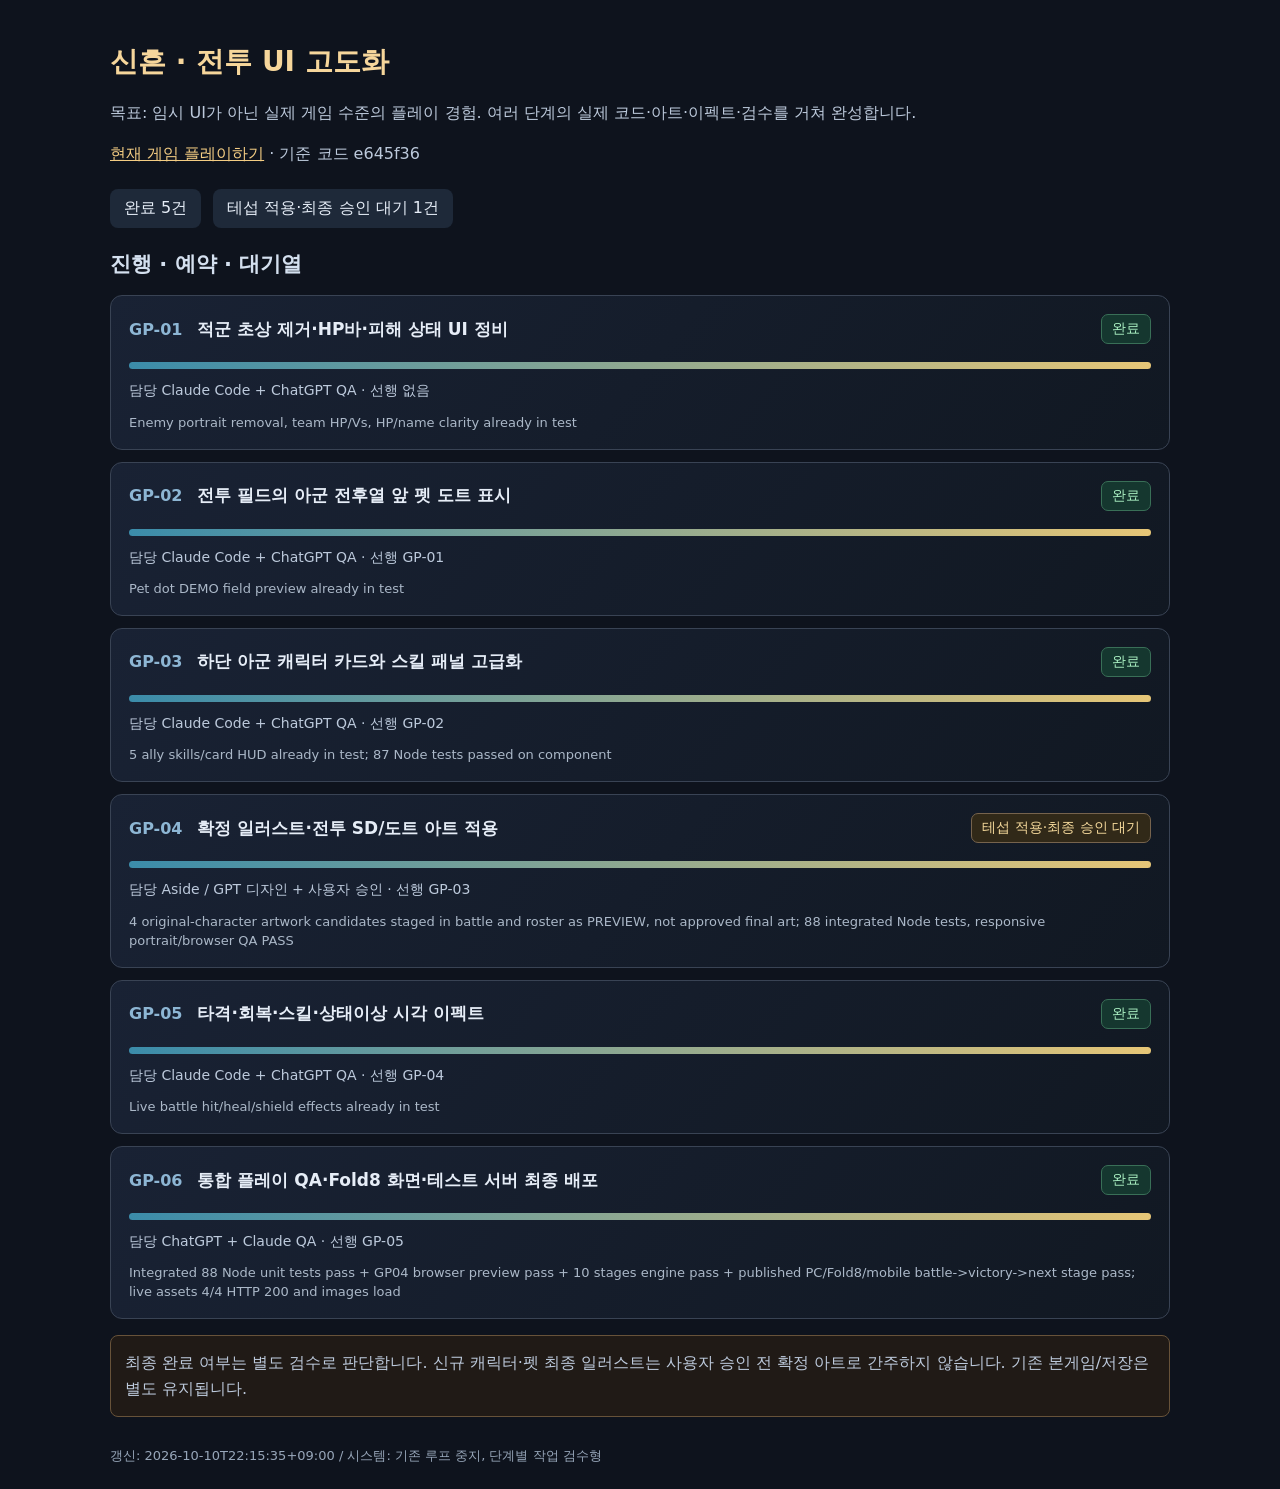
<file: test/development-status.html>
<!doctype html><html lang="ko"><head><meta charset="utf-8"><meta name="viewport" content="width=device-width,initial-scale=1"><title>신흔 전투 UI 고도화 진행</title><style>body{margin:0;background:#0e131d;color:#e6edf7;font:16px system-ui,sans-serif;padding:24px}main{max-width:1060px;margin:auto}h1{font-size:28px;color:#f6d69b}h2{font-size:21px;color:#d4e0ef}p{line-height:1.6;color:#bcc9db}a{color:#f4cd83} .counts{display:flex;gap:12px;flex-wrap:wrap;margin:22px 0}.counts span{background:#1e2939;padding:9px 14px;border-radius:8px}.item{border:1px solid #394354;border-radius:12px;background:linear-gradient(130deg,#192234,#111822);padding:18px;margin-bottom:12px}.item header{display:flex;align-items:center;gap:15px;flex-wrap:wrap}.item .id{color:#8db6d4;font-weight:800}.item strong{font-size:17px;flex:1;min-width:200px}.item em{font-style:normal;border:1px solid #76634d;background:#312918;border-radius:7px;padding:5px 10px;color:#f5d99b;font-size:14px}.item em[data-status=완료]{border-color:#396f57;background:#15372f;color:#aaf0c2}.item em[data-status=진행중]{border-color:#547cbd;background:#1e3455;color:#c7e4ff}.bar{height:7px;background:#293447;border-radius:9px;margin-top:18px;overflow:hidden}.bar i{display:block;height:100%;background:linear-gradient(90deg,#3b8caa,#e6c677)}.item p{font-size:14px;margin:10px 0}.item small{font-size:13px;color:#abb8c8}.notice{border:1px solid #675239;background:#201a16;padding:14px;border-radius:8px}footer{font-size:13px;margin-top:30px;color:#97a6b9}</style></head><body><main><h1>신흔 · 전투 UI 고도화</h1><p>목표: 임시 UI가 아닌 실제 게임 수준의 플레이 경험. 여러 단계의 실제 코드·아트·이펙트·검수를 거쳐 완성합니다.</p><p><a href="./">현재 게임 플레이하기</a> · 기준 코드 e645f36</p><div class="counts"><span>완료 5건</span><span>테섭 적용·최종 승인 대기 1건</span></div><h2>진행 · 예약 · 대기열</h2><article class="item"><header><span class="id">GP-01</span><strong>적군 초상 제거·HP바·피해 상태 UI 정비</strong><em data-status="완료">완료</em></header><div class="bar"><i style="width:100%"></i></div><p>담당 Claude Code + ChatGPT QA · 선행 없음</p><small>Enemy portrait removal, team HP/Vs, HP/name clarity already in test</small></article><article class="item"><header><span class="id">GP-02</span><strong>전투 필드의 아군 전후열 앞 펫 도트 표시</strong><em data-status="완료">완료</em></header><div class="bar"><i style="width:100%"></i></div><p>담당 Claude Code + ChatGPT QA · 선행 GP-01</p><small>Pet dot DEMO field preview already in test</small></article><article class="item"><header><span class="id">GP-03</span><strong>하단 아군 캐릭터 카드와 스킬 패널 고급화</strong><em data-status="완료">완료</em></header><div class="bar"><i style="width:100%"></i></div><p>담당 Claude Code + ChatGPT QA · 선행 GP-02</p><small>5 ally skills/card HUD already in test; 87 Node tests passed on component</small></article><article class="item"><header><span class="id">GP-04</span><strong>확정 일러스트·전투 SD/도트 아트 적용</strong><em data-status="테섭 적용·최종 승인 대기">테섭 적용·최종 승인 대기</em></header><div class="bar"><i style="width:100%"></i></div><p>담당 Aside / GPT 디자인 + 사용자 승인 · 선행 GP-03</p><small>4 original-character artwork candidates staged in battle and roster as PREVIEW, not approved final art; 88 integrated Node tests, responsive portrait/browser QA PASS</small></article><article class="item"><header><span class="id">GP-05</span><strong>타격·회복·스킬·상태이상 시각 이펙트</strong><em data-status="완료">완료</em></header><div class="bar"><i style="width:100%"></i></div><p>담당 Claude Code + ChatGPT QA · 선행 GP-04</p><small>Live battle hit/heal/shield effects already in test</small></article><article class="item"><header><span class="id">GP-06</span><strong>통합 플레이 QA·Fold8 화면·테스트 서버 최종 배포</strong><em data-status="완료">완료</em></header><div class="bar"><i style="width:100%"></i></div><p>담당 ChatGPT + Claude QA · 선행 GP-05</p><small>Integrated 88 Node unit tests pass + GP04 browser preview pass + 10 stages engine pass + published PC/Fold8/mobile battle-&gt;victory-&gt;next stage pass; live assets 4/4 HTTP 200 and images load</small></article><p class="notice">최종 완료 여부는 별도 검수로 판단합니다. 신규 캐릭터·펫 최종 일러스트는 사용자 승인 전 확정 아트로 간주하지 않습니다. 기존 본게임/저장은 별도 유지됩니다.</p><footer>갱신: 2026-10-10T22:15:35+09:00 / 시스템: 기존 루프 중지, 단계별 작업 검수형</footer></main></body></html>
</file>
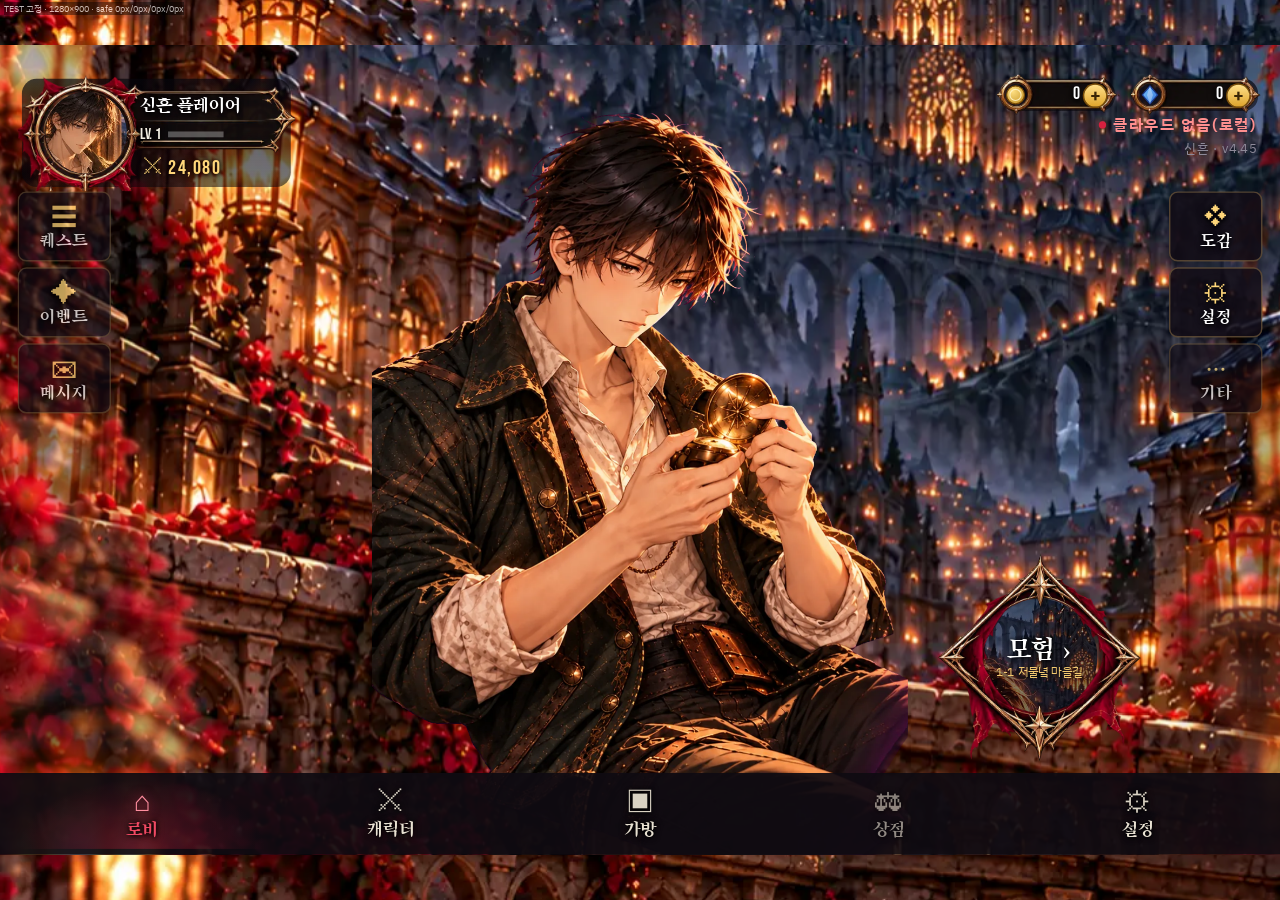
<file: test/legacy-20261010.html>
<!-- 신흔 DIVINE TRACE — v0.1 뼈대 / 2026-09-27 / 새 코드베이스 (기존 NOCTURNE 코드와 무관) -->
<!doctype html>
<html lang="ko">
<head>
<meta charset="UTF-8">
<meta name="viewport" content="width=device-width,initial-scale=1,viewport-fit=cover,user-scalable=no">
<meta name="theme-color" content="#0C0B0F">
<meta name="color-scheme" content="only light">
<meta name="supported-color-schemes" content="light">
<title>신흔 DIVINE TRACE (TEST fixed lobby)</title>
<link rel="preconnect" href="https://fonts.googleapis.com">
<link rel="stylesheet" href="https://fonts.googleapis.com/css2?family=Bebas+Neue&family=Song+Myung&family=IBM+Plex+Sans+KR:wght@400;500;600;700&display=swap">
<style>
/* ===== 신흔 DIVINE TRACE v0.1 — 스타일 (컨셉 v3: 검정·진홍·흰) ===== */
:root{
  --bg:#0C0B0F; --panel:rgba(18,16,22,.88); --line:rgba(255,255,255,.1);
  --red:#D6203F; --red2:#F04A63; --white:#F4F2F6; --silver:#BFC3CC; --muted:#8E8A99;
  --ally1:#7FCDB0; --ally2:#D9F5EA; --enemy1:#B0142F; --enemy2:#F04A63;
  --bb:'Bebas Neue',sans-serif; --sm:'Song Myung',serif; --body:'IBM Plex Sans KR',sans-serif;
  --rate:1;
}
*{box-sizing:border-box;-webkit-tap-highlight-color:transparent}
html,body{margin:0;height:100%;background:#000;color:var(--white);font-family:var(--body);overflow:hidden;overscroll-behavior:none}
button{font:inherit;color:inherit;border:0;background:none;cursor:pointer;padding:0}
button:disabled{opacity:.4;cursor:default}
img{-webkit-user-drag:none;user-select:none}
#stage{position:fixed;inset:0;display:grid;place-items:center;background:#000}
#app{position:relative;width:390px;height:624px;overflow:hidden;background:var(--bg);transform-origin:center center}
.bb{font-family:var(--bb);letter-spacing:.06em}
.sm{font-family:var(--sm)}
.num{font-family:var(--bb);letter-spacing:.06em;font-variant-numeric:tabular-nums}
.cut-r{clip-path:polygon(0 0,calc(100% - 10px) 0,100% 10px,100% 100%,0 100%)}
.cut-l{clip-path:polygon(10px 0,100% 0,100% 100%,0 100%,0 10px)}
.panel{background:var(--panel);border:1px solid var(--line);box-shadow:0 10px 24px rgba(0,0,0,.55)}
.screen{position:absolute;inset:0;display:flex;flex-direction:column;gap:6px;padding:8px;overflow:hidden}
.bgimg{position:absolute;inset:0;width:100%;height:100%;object-fit:cover;z-index:0}
.veil{position:absolute;inset:0;z-index:0;background:linear-gradient(180deg,rgba(12,11,15,.35),rgba(12,11,15,.15) 40%,rgba(12,11,15,.92))}
.screen>*:not(.bgimg):not(.veil){position:relative;z-index:1}
.btn{height:42px;padding:0 16px;font-family:var(--bb);font-size:18px;letter-spacing:.08em;color:var(--white);background:rgba(255,255,255,.1);display:inline-flex;align-items:center;justify-content:center;gap:6px}
.btn.primary{background:var(--red);color:#fff}
.btn.ghost{background:transparent;border:1px solid rgba(255,255,255,.16);color:var(--silver);font-size:15px}
.tag{display:inline-flex;align-items:baseline;gap:6px;padding:2px 9px;background:rgba(12,11,15,.85);border-left:2px solid var(--red)}

/* ---- 공통 상단 ---- */
.topbar{height:34px;display:flex;align-items:flex-end;justify-content:space-between;gap:8px;padding-bottom:3px;border-bottom:1px solid var(--line)}
.topbar .left{display:flex;align-items:baseline;gap:7px;min-width:0;white-space:nowrap;overflow:hidden;flex:1 1 auto}
.topbar .right{flex:none;white-space:nowrap}
.topbar .stage-no{font-family:var(--bb);font-size:20px;line-height:1;color:var(--red)}
.topbar .stage-name{font-family:var(--sm);font-size:16px;line-height:1;white-space:nowrap}
.topbar .sep{width:1px;height:12px;background:rgba(255,255,255,.2);transform:skewX(-20deg)}
.topbar .turn{font-family:var(--bb);font-size:13px;line-height:1;color:var(--muted);white-space:nowrap}
.topbar .turn b{color:var(--white);font-weight:400}
.topbar .turn.act{margin-left:2px;padding-left:6px;border-left:1px solid rgba(255,255,255,.14)}
.topbar .right{display:flex;align-items:baseline;gap:8px;line-height:1}
.topbar .dps{font-family:var(--bb);font-size:12px;color:var(--red)}
.topbar .total{font-family:var(--bb);font-size:24px;color:var(--white)}

/* ---- 로비 ---- */
.lobby-title{display:flex;flex-direction:column;align-items:flex-start;gap:2px;padding:6px 4px 0}
.lobby-title .kr{font-family:var(--sm);font-size:44px;line-height:1;color:#fff;text-shadow:0 2px 12px rgba(0,0,0,.8)}
.lobby-title .en{font-family:var(--bb);font-size:16px;letter-spacing:.34em;color:var(--red2);line-height:1}
.lobby-title .sub{font-size:10px;color:var(--silver);letter-spacing:.06em;margin-top:4px}
.lobby-wallet{position:absolute!important;z-index:2;right:8px;top:10px;display:flex;gap:10px;font-family:var(--bb);font-size:14px;color:var(--silver)}
.lobby-wallet b{color:#fff;font-weight:400}
.cloud{position:absolute!important;z-index:2;right:8px;top:30px;font-size:9px;letter-spacing:.06em;color:var(--muted);padding-left:10px}
.cloud:before{content:'';position:absolute;left:0;top:50%;width:5px;height:5px;margin-top:-2.5px;border-radius:50%;background:var(--muted)}
.cloud[data-s="cloud"]{color:var(--ally1)}.cloud[data-s="cloud"]:before{background:var(--ally1)}
.cloud[data-s="sync"]:before{background:#F2C96F;animation:breathe 1s ease-in-out infinite}
.cloud[data-s="off"]:before{background:var(--red)}
.lobby-hero{flex:1 1 auto;min-height:0;position:relative;display:flex;align-items:flex-end;justify-content:center}
.lobby-hero .art{width:300px;height:100%;max-height:420px;object-fit:contain;object-position:center bottom;filter:drop-shadow(0 20px 26px rgba(0,0,0,.8));mask-image:linear-gradient(180deg,#000 80%,transparent);-webkit-mask-image:linear-gradient(180deg,#000 80%,transparent)}
.lobby-hero .name{position:absolute;left:8px;bottom:8px;display:flex;flex-direction:column;gap:2px}
.lobby-hero .name .n{font-family:var(--sm);font-size:20px;color:#fff;text-shadow:0 2px 8px #000}
.lobby-hero .name .r{font-family:var(--bb);font-size:12px;letter-spacing:.2em;color:var(--red2)}
.lobby-actions{display:grid;grid-template-columns:1fr 1fr;gap:6px}
.lobby-actions .btn{height:52px;font-size:20px}
.lobby-actions .btn small{font-family:var(--body);font-size:10px;letter-spacing:0;color:rgba(255,255,255,.7)}
.lobby-progress{display:flex;justify-content:space-between;align-items:baseline;padding:0 4px;font-family:var(--bb);font-size:12px;color:var(--muted)}
.lobby-progress b{color:var(--white);font-weight:400;font-size:14px}

/* ---- 편성 ---- */
.party-grid{display:grid;grid-template-columns:repeat(3,minmax(0,1fr));gap:6px;align-content:start;flex:1 1 auto;min-height:0;overflow:auto}
.hero-card{position:relative;aspect-ratio:3/4.4;overflow:hidden;background:#121016;box-shadow:inset 0 0 0 1px rgba(255,255,255,.14);text-align:left}
.hero-card img{position:absolute;inset:0;width:100%;height:100%;object-fit:cover;object-position:center 8%}
.hero-card .shade{position:absolute;left:0;right:0;bottom:0;height:60%;background:linear-gradient(180deg,rgba(12,11,15,0),rgba(12,11,15,.96) 60%)}
.hero-card .meta{position:absolute;left:7px;right:6px;bottom:6px;display:flex;flex-direction:column;gap:3px}
.hero-card .meta .n{font-family:var(--sm);font-size:13px;color:#fff}
.hero-card .meta .lv{font-family:var(--bb);font-size:11px;color:var(--silver)}
.hero-card .meta .role{font-size:9px;color:var(--muted)}
.hero-card.picked{box-shadow:inset 0 0 0 1.5px #fff}
.hero-card.picked:before{content:'';position:absolute;left:0;top:0;width:3px;height:100%;background:var(--red);z-index:1}
.hero-card .slot{position:absolute;right:6px;top:6px;font-family:var(--bb);font-size:12px;padding:0 6px;height:16px;line-height:17px;background:var(--red);color:#fff}
.party-foot{display:grid;grid-template-columns:1fr 1fr;gap:6px}
.party-note{font-size:10px;color:var(--muted);padding:0 4px}

/* ---- 모험 ---- */
.stage-list{display:flex;flex-direction:column;gap:6px;flex:1 1 auto;min-height:0;overflow:auto}
.stage-row{display:grid;grid-template-columns:52px minmax(0,1fr) auto;align-items:center;gap:10px;padding:8px 10px;background:var(--panel);border:1px solid var(--line);text-align:left}
.stage-row .no{font-family:var(--bb);font-size:22px;line-height:1;color:var(--red)}
.stage-row .nm{font-family:var(--sm);font-size:15px;color:#fff}
.stage-row .en{font-size:10px;color:var(--muted);margin-top:2px}
.stage-row .st{font-family:var(--bb);font-size:13px;color:var(--silver)}
.stage-row.locked{opacity:.4}
.stage-row.cleared .st{color:var(--ally1)}
.stage-row.boss .no{color:#fff}
.stage-row.boss{border-color:rgba(214,32,63,.6)}
.chapter-head{display:flex;align-items:baseline;gap:8px;padding:4px 4px 0}
.chapter-head .c{font-family:var(--bb);font-size:22px;color:var(--red);line-height:1}
.chapter-head .t{font-family:var(--sm);font-size:16px}
.adv-foot{display:grid;grid-template-columns:repeat(auto-fit,minmax(0,1fr));gap:6px}
.adv-foot .btn.off{opacity:.5}
.screen.raid .stage-row .no{font-size:17px}
.raid-lv{display:flex;flex-wrap:wrap;gap:6px;padding:8px 12px}
.raid-lv button{flex:1 0 17%;min-width:0;padding:8px 0;border:1px solid rgba(255,255,255,.2);background:rgba(0,0,0,.4);color:#fff;font-weight:700;border-radius:4px}
.raid-lv button.on{border-color:#e8c36a;color:#e8c36a}.raid-lv button.lk{opacity:.55}
.raid-det{margin:0 12px;padding:10px;text-align:center}.raid-det .nm{font-size:16px;font-weight:700}.raid-det .en{font-size:12px;margin:4px 0}.raid-det .btn{width:100%;margin-top:8px}

/* ---- 전투: HUD ---- */
.hud{height:44px;display:grid;grid-template-columns:minmax(0,1fr) 26px minmax(0,1fr);align-items:center;gap:8px;padding:6px 12px 7px}
.hud .side{display:flex;flex-direction:column;gap:4px;min-width:0}
.hud .lab{display:flex;justify-content:space-between;align-items:baseline;font-family:var(--bb);line-height:1}
.hud .lab .k{font-size:12px;color:var(--silver)}
.hud .lab .k.boss{color:var(--red)}
.hud .lab .v{font-size:14px;color:#fff;white-space:nowrap}
.hud .lab .v span{color:var(--muted)}
.hud .vs{font-family:var(--bb);font-size:16px;line-height:1;color:var(--red);font-style:italic;text-align:center}
.bar{position:relative;height:5px;background:rgba(255,255,255,.08);overflow:visible}
.bar .fill,.bar .ghost{clip-path:inset(0)}
.bar i{position:absolute;top:0;bottom:0;left:0;display:block;height:100%}
.bar .ghost{display:none}
.bar .fill{transition:width calc(160ms / var(--rate)) cubic-bezier(.2,.8,.2,1)}
.bar .fill.healing{transition:width calc(760ms / var(--rate)) cubic-bezier(.2,.7,.2,1)}
/* 회복 예고 음영: 차오를 구간을 먼저 은은한 단색 음영으로 표시 (테두리 없음) */
.bar .gain{position:absolute;top:0;bottom:0;background:rgba(var(--gc),.28);pointer-events:none;z-index:0;animation:gainin calc(220ms / var(--rate)) ease-out both;--gc:191,245,221;transition:opacity calc(420ms / var(--rate))}
.bar.enemy .gain,.foe .bar .gain{--gc:255,150,170}
.bar .gain.done{opacity:0}
@keyframes gainin{0%{opacity:0;transform:scaleX(.6);transform-origin:left}100%{opacity:1;transform:scaleX(1)}}
.bar.enemy .gain{transform-origin:right}
/* 잃은 HP 조각: 그 구간이 음영으로 잠시 남았다가 안개처럼 흐려지며 위로 흩어짐 (히트마다 별도) + 작은 입자 */
.bar .lost{position:absolute;top:-1px;bottom:-1px;background:linear-gradient(180deg,rgba(var(--lc),.55),rgba(var(--lc),.9));border-radius:3px;box-shadow:0 0 6px rgba(var(--lc),.6);pointer-events:none;animation:lostfly calc(900ms / var(--rate)) cubic-bezier(.25,.1,.25,1) both;z-index:1;--lc:170,55,75;filter:blur(0px)}
.bar .mote{position:absolute;top:50%;width:3px;height:3px;margin:-1.5px 0 0 -1.5px;border-radius:50%;background:rgb(var(--lc));box-shadow:0 0 4px 1px rgba(var(--lc),.8);pointer-events:none;opacity:0;animation:motefly calc(820ms / var(--rate)) var(--d,0ms) ease-out both;z-index:2;--lc:170,55,75}
.bar.ally .lost,.card .bar .lost,.bar.ally .mote,.card .bar .mote{--lc:110,205,165}
.bar.enemy .lost,.foe .bar .lost,.bar.enemy .mote,.foe .bar .mote{--lc:240,90,115}
.card .bar .lost{top:0;bottom:0;border-radius:2px}
@keyframes motefly{0%{opacity:0;transform:translate(0,0) scale(var(--s,1))}20%{opacity:1}100%{opacity:0;transform:translate(var(--dx,0),-22px) scale(.3)}}
@keyframes lostfly{0%,22%{opacity:1;transform:translateY(0) scaleY(1);filter:blur(0)}55%{opacity:.6;filter:blur(1px)}100%{opacity:0;transform:translateY(-16px) scaleY(.35) scaleX(1.15);filter:blur(3px)}}
.bar.ally .fill{background:linear-gradient(90deg,var(--ally1),var(--ally2))}
.bar.enemy i{left:auto;right:0}
.bar.enemy .lost{left:auto}
.bar.enemy .fill{background:linear-gradient(270deg,var(--enemy1),var(--enemy2))}
.bar .snap{transition:none!important}

/* ---- 전투: 행동 순서 ---- */
.order{height:46px;display:flex;align-items:center;gap:10px;padding:0 2px}
.order .cap{display:flex;flex-direction:column;line-height:1;gap:2px;font-family:var(--bb);font-size:11px;color:var(--muted)}
.order .track{position:relative;flex:1 1 auto;height:46px;display:flex;align-items:center;gap:7px;overflow-x:auto;overflow-y:hidden;scrollbar-width:none;padding:0 3px;background:linear-gradient(180deg,transparent calc(50% - .5px),rgba(255,255,255,.14) calc(50% - .5px),rgba(255,255,255,.14) calc(50% + .5px),transparent calc(50% + .5px))}
.order .track::-webkit-scrollbar{display:none}
.order .rdiv{flex:none;display:flex;align-items:center;justify-content:center;width:16px;height:46px;position:relative}
.order .rdiv:before{content:'';position:absolute;left:50%;top:6px;bottom:6px;width:1px;background:var(--red);transform:skewX(-18deg)}
.order .rdiv span{position:absolute;left:50%;top:0;transform:translateX(-50%);font-family:var(--bb);font-size:9px;letter-spacing:.08em;color:var(--red2);background:var(--bg);padding:0 2px;line-height:1}
.chip.next{width:22px;height:22px;opacity:.6;box-shadow:0 0 0 1px var(--silver)}
.chip.next.enemy{box-shadow:0 0 0 1px var(--red)}
.chip{position:relative;width:27px;height:27px;border-radius:50%;overflow:hidden;background:#0C0B0F;box-shadow:0 0 0 1.5px var(--silver);flex:none;transition:width .15s,height .15s,transform .15s}
.chip img{display:none}
.chip.enemy{box-shadow:0 0 0 1.5px var(--red);background:#14101A}
.chip.enemy{background-color:#14101A}
.chip.now{width:40px;height:40px;box-shadow:0 0 0 2px #fff,0 0 0 4px rgba(214,32,63,.55)}
.chip.now:after{content:'NOW';position:absolute;left:50%;bottom:0;transform:translateX(-50%);padding:0 5px;height:11px;line-height:12px;font-family:var(--bb);font-size:9px;letter-spacing:.06em;background:var(--red);color:#fff}
.chip.empty{visibility:hidden}

/* ---- 전투: 전장 ---- */
.arena{position:relative;height:242px;overflow:hidden;box-shadow:inset 0 0 0 1px var(--line)}
.arena .bg{position:absolute;inset:0;width:100%;height:100%;object-fit:cover;object-position:center 70%;filter:saturate(.9) contrast(1.06)}
.arena .fog{position:absolute;inset:0;background:linear-gradient(180deg,rgba(12,11,15,.45),rgba(12,11,15,0) 30%,rgba(12,11,15,0) 62%,rgba(12,11,15,.85))}
.arena .floor{position:absolute;left:0;bottom:0;width:100%;height:2px;background:linear-gradient(90deg,rgba(214,32,63,0),var(--red) 50%,rgba(214,32,63,0))}
.foe{position:absolute;display:flex;flex-direction:column;align-items:center;transition:opacity .4s,filter .4s}
.foe .tag{font-size:8px;font-weight:600;color:#fff;white-space:nowrap}
.foe .tag .lv{font-family:var(--bb);font-size:9px;color:var(--silver)}
.foe .tag .boss{font-family:var(--bb);font-size:10px;color:var(--red)}
.foe .bar{width:70px;height:3px;margin-top:3px;background:rgba(0,0,0,.6)}
.foe .bar .fill{background:linear-gradient(90deg,var(--enemy1),var(--enemy2))}
.foe .bar i{left:0;right:auto}
.foe .shadow{position:absolute;left:50%;bottom:2px;width:70%;height:14px;transform:translateX(-50%);border-radius:50%;background:radial-gradient(ellipse at center,rgba(0,0,0,.75),rgba(0,0,0,0) 70%)}
.foe .sprite{position:relative;object-fit:contain;object-position:center bottom;animation:idle calc(3.6s / var(--rate)) ease-in-out infinite;transform-origin:50% 100%}
.foe.boss .sprite{filter:drop-shadow(0 0 14px rgba(214,32,63,.3))}
.foe.dead{opacity:0;filter:grayscale(1)}
.foe.targeted .marker{opacity:1}
.foe .marker{position:absolute;left:50%;top:44%;width:56px;height:56px;transform:translate(-50%,-50%);opacity:0;transition:opacity .2s;pointer-events:none}
.foe.wounded .sprite{filter:saturate(.7) brightness(.9) drop-shadow(0 0 12px rgba(214,32,63,.6))}

/* ---- 전투: 아군 카드 ---- */
.party-row{display:grid;grid-template-columns:repeat(5,minmax(0,1fr));gap:6px;height:150px;overflow:visible}
.card{position:relative;overflow:hidden;background:#121016;box-shadow:inset 0 0 0 1px rgba(255,255,255,.14);transition:box-shadow .2s,filter .4s,transform calc(220ms / var(--rate)) cubic-bezier(.2,.8,.2,1)}
.card .art{position:absolute;inset:0;width:100%;height:100%;object-fit:cover;object-position:center 8%;transform-origin:50% 100%;transition:opacity calc(220ms / var(--rate)),transform calc(240ms / var(--rate)) cubic-bezier(.2,.8,.2,1)}
.card .art.fade{opacity:0}
.card.dead.alt .art{filter:saturate(.55) brightness(.75);transform:none;object-position:center 30%}
.card .shade{position:absolute;left:0;right:0;bottom:0;height:58%;background:linear-gradient(180deg,rgba(12,11,15,0),rgba(12,11,15,.96) 58%)}
.card .vign{position:absolute;inset:0;opacity:0;transition:opacity .4s;background:radial-gradient(ellipse at center,rgba(214,32,63,0) 45%,rgba(214,32,63,.55) 100%);pointer-events:none}
.card .meta{position:absolute;left:6px;right:5px;bottom:6px;display:flex;flex-direction:column;gap:3px;z-index:2}
.card .meta .n{font-family:var(--sm);font-size:11px;line-height:1;color:#fff;display:flex;justify-content:space-between;align-items:baseline}
.card .meta .n .lvtag{font-style:normal;font-family:var(--bb);font-size:9.5px;letter-spacing:.04em;color:var(--silver)}
.card .bar{height:13px;background:rgba(0,0,0,.55);box-shadow:inset 0 0 0 1px rgba(255,255,255,.14);overflow:visible}
.card .bar i{left:0;right:auto}
.card .bar .fill{background:linear-gradient(90deg,#2f8f73,var(--ally1))}
.card .hpv{position:absolute;left:4px;top:0;height:13px;line-height:13px;font-family:var(--bb);font-size:11px;color:#fff;text-shadow:0 1px 2px #000,0 0 3px #000;z-index:2;letter-spacing:0;white-space:nowrap}
.card .hpv span{color:rgba(255,255,255,.55);font-size:9px}
.card .skills{display:flex;align-items:center;justify-content:space-between;margin-top:1px}
.card .sk{width:22px;height:22px;display:grid;place-items:center;background:rgba(255,255,255,.1);box-shadow:inset 0 0 0 1px rgba(255,255,255,.25);clip-path:polygon(0 0,calc(100% - 6px) 0,100% 6px,100% 100%,0 100%);position:relative}
.card .sk.ready{background:var(--red);box-shadow:none}
.card .sk b{position:absolute;right:1px;bottom:0;font-family:var(--bb);font-size:9px;color:#fff;line-height:1}
.card .sk.ready b{display:none}
.card .sk svg{width:10px;height:10px}
.card .sk svg.ci{width:15px;height:15px}
.card .sk img.ci{position:absolute;inset:0;width:100%;height:100%;object-fit:cover}
.card .sk.cool img.ci{opacity:.35;filter:grayscale(.5) brightness(.7)}
.card .sk.ready img.ci{filter:saturate(1.15)}
.card .sk.ready{box-shadow:inset 0 0 0 1px var(--red2),0 0 6px rgba(240,74,99,.5)}
.card .sk.sp.ready{box-shadow:inset 0 0 0 1px #F2C96F,0 0 8px rgba(242,201,111,.8)}
.card .sk.sp.ready img.ci{filter:saturate(1.2) brightness(1.1)}
.hero-detail .skrow .sk img.ci{position:absolute;inset:0;width:100%;height:100%;object-fit:cover}
/* 쿨다운 중: 살짝 음영 + 남은 턴 숫자 */
.card .sk.cool{background:rgba(0,0,0,.55);box-shadow:inset 0 0 0 1px rgba(255,255,255,.18)}
.card .sk.cool svg{opacity:.4;filter:grayscale(.4)}
.card .sk.cool b{right:0;bottom:0;left:0;top:0;display:grid;place-items:center;font-size:12px;color:#fff;text-shadow:0 0 4px #000,0 1px 2px #000}
.card .sk.cool b:after{content:'T';font-size:8px;color:var(--silver);margin-left:1px}
/* 특수스킬(전용 모션 컷인) 아이콘: 금색 테두리 + 좌상단 별 */
.card .sk.sp{box-shadow:inset 0 0 0 1px #F2C96F,0 0 6px rgba(242,201,111,.45)}
.card .sk.sp::before{content:'★';position:absolute;left:-3px;top:-6px;font-size:9px;color:#F2C96F;text-shadow:0 0 4px #000;line-height:1}
.card .sk.sp.ready{background:linear-gradient(135deg,#c9982f,#F2C96F);box-shadow:0 0 8px rgba(242,201,111,.7)}
.card .sk.sp.ready svg path{stroke:#1a1408}
.card .sk.sp.ready{animation:spready calc(1400ms / var(--rate)) ease-in-out infinite}
@keyframes spready{0%,100%{filter:brightness(1)}50%{filter:brightness(1.35)}}
.card.acting{box-shadow:inset 0 0 0 1.5px #fff,0 6px 16px rgba(0,0,0,.6);z-index:3}
.card.acting .art{transform:translateY(-10px) scale(1.07)}
.card.acting.sk-atk{--glow:214,32,63;animation:skglow calc(700ms / var(--rate)) ease-in-out infinite}
.card.acting.sk-heal{--glow:127,205,176;animation:skglow calc(700ms / var(--rate)) ease-in-out infinite}
.card.acting.sk-buff{--glow:242,201,111;animation:skglow calc(700ms / var(--rate)) ease-in-out infinite}
.card.acting.sk-debuff{--glow:180,140,255;animation:skglow calc(700ms / var(--rate)) ease-in-out infinite}
.card.acting[class*="sk-"] .art{transform:translateY(-14px) scale(1.09)}

@keyframes skglow{0%,100%{box-shadow:inset 0 0 0 1.5px rgb(var(--glow)),0 0 0 1px rgba(var(--glow),.6),0 0 14px rgba(var(--glow),.75),0 6px 16px rgba(0,0,0,.6)}50%{box-shadow:inset 0 0 0 2px #fff,0 0 0 2px rgba(var(--glow),.9),0 0 26px rgba(var(--glow),1),0 6px 16px rgba(0,0,0,.6)}}
.foe{transition:opacity .4s,filter .4s,transform calc(220ms / var(--rate)) cubic-bezier(.2,.8,.2,1)}
.foe.acting{transform:translateY(-8px);z-index:3}

.card.wounded .vign{opacity:1}
.card.wounded .art{filter:saturate(.8)}
.card.dead .art{filter:grayscale(1) brightness(.45);transform:translateY(14px);animation:none}
.card.dead .meta .n{color:var(--muted)}
.card.hit .art{animation:hit calc(420ms / var(--rate)) ease-out}
.card.hit .flash{opacity:1;animation:flash calc(420ms / var(--rate)) ease-out forwards}
.card .flash{position:absolute;inset:0;background:rgba(255,255,255,.55);opacity:0;pointer-events:none;mix-blend-mode:screen}
.foe.hit .sprite{animation:hit calc(420ms / var(--rate)) ease-out}
.card.healed .art{animation:heal calc(600ms / var(--rate)) ease-out}

/* ---- 피해 숫자 ---- */
.dmg{position:absolute;z-index:20;pointer-events:none;font-family:var(--bb);font-size:22px;line-height:1;color:#fff;text-shadow:0 0 2px #fff,0 2px 4px #000;animation:dmgfloat calc(900ms / var(--rate)) ease-out forwards;white-space:nowrap}
.dmg.crit{font-size:30px;color:#fff;text-shadow:0 0 2px #fff,0 0 12px rgba(214,32,63,.9),0 3px 4px #000}
.dmg.weak{color:#FFD7A8}
.dmg.heal{color:#BFF5DD}
.dmg small{display:block;font-size:9px;letter-spacing:.2em;color:var(--red2);text-align:left}
.dmg.heal small{color:#BFF5DD}

/* ---- 전투: 도크 ---- */
.dock{height:40px;display:flex;align-items:center;gap:5px;padding:4px 5px}
.dock .btn{height:30px;font-size:13px;padding:0 9px}
.dock .ico{width:44px;padding:0;border:1px solid rgba(255,255,255,.18);background:transparent}
.dock .auto{border:1px solid var(--red);background:rgba(214,32,63,.14);color:var(--red2)}
.dock .auto.off{border-color:rgba(255,255,255,.18);background:transparent;color:var(--muted)}
.dock .spd{display:flex;height:30px;border:1px solid rgba(255,255,255,.18);margin-left:auto}
.dock .spd button{width:34px;font-family:var(--bb);font-size:14px;color:var(--muted)}
.dock .spd button.on{background:var(--red);color:#fff}
.repeat-line{position:absolute!important;left:8px;right:8px;bottom:230px;z-index:1;display:none;align-items:center;justify-content:space-between;gap:8px;padding:4px 10px;background:rgba(12,11,15,.9);border-left:2px solid var(--red);font-family:var(--bb);font-size:12px;color:var(--silver)}
.repeat-line.on{display:flex}
.repeat-line b{color:#fff;font-weight:400}

/* ---- 컷인 ---- */
.cutin{position:absolute;left:0;right:0;top:62px;height:424px;z-index:30;overflow:hidden;background:#0C0B0F;pointer-events:none;animation:cutin-in calc(320ms / var(--rate)) cubic-bezier(.16,1,.3,1) both}
.cutin .glow{position:absolute;inset:0;background:radial-gradient(ellipse at 22% 34%,rgba(214,32,63,.45),rgba(214,32,63,0) 55%),radial-gradient(ellipse at 88% 70%,rgba(120,20,40,.5),rgba(120,20,40,0) 50%)}
.cutin .stripes{position:absolute;left:-140px;top:20px;width:760px;height:120px;transform:rotate(-18deg);background:repeating-linear-gradient(90deg,rgba(255,255,255,.035) 0 14px,rgba(255,255,255,0) 14px 42px)}
.cutin .art{position:absolute;left:-26px;top:-18px;width:440px;height:520px;object-fit:cover;object-position:center 8%;filter:contrast(1.1) saturate(1.05);mask-image:linear-gradient(180deg,#000 62%,transparent 96%);-webkit-mask-image:linear-gradient(180deg,#000 62%,transparent 96%);animation:cutin-art calc(1100ms / var(--rate)) ease-out both}
.cutin.enemy .art{object-fit:contain;object-position:center bottom;left:0;top:0;width:390px;height:400px}
.cutin .rim{position:absolute;inset:0;background:linear-gradient(90deg,rgba(214,32,63,.22),rgba(214,32,63,0) 45%,rgba(214,32,63,0) 70%,rgba(214,32,63,.18));mix-blend-mode:screen}
.cutin .ray{position:absolute;left:-80px;top:168px;width:600px;height:1.5px;transform:rotate(-18deg);background:linear-gradient(90deg,rgba(255,255,255,0),#fff 50%,rgba(255,255,255,0));animation:ray calc(700ms / var(--rate)) ease-out both}
.cutin .ray.r2{top:196px;height:1px;background:linear-gradient(90deg,rgba(214,32,63,0),var(--red2) 50%,rgba(214,32,63,0));animation-delay:calc(80ms / var(--rate))}
.cutin .band{position:absolute;left:-20px;right:-20px;top:296px;height:74px;transform:skewY(-5deg);background:rgba(12,11,15,.94);box-shadow:0 -1px 0 rgba(255,255,255,.12);animation:band calc(360ms / var(--rate)) calc(120ms / var(--rate)) cubic-bezier(.16,1,.3,1) both}
.cutin .band:after{content:'';position:absolute;left:0;right:0;bottom:-3px;height:3px;background:var(--red)}
.cutin .band:before{content:'';position:absolute;left:0;top:0;width:6px;height:100%;background:var(--red)}
.cutin .copy{position:absolute;left:24px;top:268px;display:flex;flex-direction:column;transform:skewY(-5deg);animation:copy calc(360ms / var(--rate)) calc(180ms / var(--rate)) cubic-bezier(.16,1,.3,1) both}
.cutin .copy small{font-family:var(--bb);font-size:14px;line-height:1;letter-spacing:.3em;color:var(--red2)}
.cutin .copy strong{margin-top:20px;font-family:var(--sm);font-size:40px;line-height:1;font-weight:400;color:#fff;letter-spacing:.02em;text-shadow:0 0 18px rgba(214,32,63,.55)}
.cutin .mult{position:absolute;right:18px;top:392px;font-family:var(--bb);font-size:16px;line-height:1;letter-spacing:.12em;color:var(--silver);transform:skewY(-5deg)}
.cutin .mult span{color:var(--muted)}
.cutin.out{animation:cutin-out calc(240ms / var(--rate)) ease-in both}
/* ---- 특수 컷인: 회중시계 ---- */
.cutin.gold .glow{background:radial-gradient(ellipse at 50% 20%,rgba(242,201,111,.35),rgba(242,201,111,0) 55%),radial-gradient(ellipse at 88% 70%,rgba(120,20,40,.5),rgba(120,20,40,0) 50%)}
.cutin.gold{--vr:1}
.cutin.gold .rig.pose{position:absolute;left:-5px;top:-24px;width:400px;height:600px;transform:translateY(-150px) scale(1.2);transform-origin:50% 40%;filter:contrast(1.08) saturate(1.05);transition:transform calc(780ms / var(--vr)) cubic-bezier(.45,0,.15,1)}
.cutin.gold .rig.pose .rl.body{position:absolute;inset:0;width:100%;height:100%;object-fit:cover;object-position:center 0%}
.cutin.gold.raise .rig.pose{transform:translateY(0) scale(1.0)}
.cutin.gold.fire .rig.pose{transition-duration:calc(140ms / var(--vr));transform:translateY(-8px) scale(1.09)}
.cutin.gold.settle .rig.pose{transition-duration:calc(1100ms / var(--vr));transform:translateY(4px) translateX(3px) scale(1.0) rotate(.3deg)}
.cutin.gold .rig .rl.hair{animation:hairsway calc(3.2s / var(--rate)) ease-in-out infinite}
.cutin.gold .rig .rl.scarf{animation:scarfwave calc(2.8s / var(--rate)) ease-in-out infinite}
.cutin.gold .rig .rl.arm{display:none}
.cutin.gold .burst,.cutin.gold .rays,.cutin.gold .spark{position:absolute;width:0;height:0;pointer-events:none;transform:translate(-50%,-50%)}
.cutin.gold .burst{width:260px;height:260px;border-radius:50%;background:radial-gradient(circle,rgba(255,250,225,1) 0%,rgba(255,225,140,.85) 14%,rgba(242,201,111,.35) 34%,rgba(242,201,111,0) 62%);opacity:0;transform:translate(-50%,-50%) scale(.2);mix-blend-mode:screen}
.cutin.gold .rays{width:520px;height:520px;border-radius:50%;background:repeating-conic-gradient(from 0deg,rgba(255,235,170,.55) 0deg 4deg,rgba(255,235,170,0) 4deg 18deg);mask-image:radial-gradient(circle,#000 0%,rgba(0,0,0,.6) 35%,transparent 62%);-webkit-mask-image:radial-gradient(circle,#000 0%,rgba(0,0,0,.6) 35%,transparent 62%);opacity:0;mix-blend-mode:screen}
.cutin.gold .spark{width:8px;height:8px;border-radius:50%;background:#fff;box-shadow:0 0 12px 6px rgba(255,240,200,.9);opacity:0}
.cutin.gold .flashw{position:absolute;inset:0;background:radial-gradient(circle at 50% 15%,rgba(255,245,215,.95),rgba(255,245,215,.35) 40%,rgba(255,245,215,0) 75%);opacity:0;pointer-events:none}
.cutin.gold.fire .burst{animation:wburst calc(900ms / var(--vr)) cubic-bezier(.1,.8,.2,1) both}
.cutin.gold.fire .rays{animation:wrays calc(1300ms / var(--vr)) ease-out both}
.cutin.gold.fire .spark{animation:wspark calc(600ms / var(--rate)) ease-out both}
.cutin.gold.fire .flashw{animation:wflash calc(520ms / var(--vr)) ease-out both}
.cutin.gold.fire{animation:cutshake calc(360ms / var(--vr)) ease-out both}
.cutin.gold .lines{position:absolute;inset:-40px;opacity:0;background:repeating-linear-gradient(180deg,rgba(255,240,200,0) 0 22px,rgba(255,240,200,.16) 22px 24px,rgba(255,240,200,0) 24px 38px);mask-image:linear-gradient(90deg,transparent,#000 20%,#000 80%,transparent);-webkit-mask-image:linear-gradient(90deg,transparent,#000 20%,#000 80%,transparent);pointer-events:none}
.cutin.gold.raise .lines{animation:speedlines calc(800ms / var(--vr)) ease-out both}
@keyframes speedlines{0%{opacity:0;transform:translateY(0) scaleY(1)}25%{opacity:1}100%{opacity:0;transform:translateY(-140px) scaleY(2.2)}}
@keyframes cutshake{0%,100%{transform:translate(0,0)}15%{transform:translate(-4px,3px)}35%{transform:translate(4px,-2px)}55%{transform:translate(-2px,2px)}75%{transform:translate(2px,-1px)}}
@keyframes armthrust{0%{transform:translateY(0) rotate(0)}30%{transform:translateY(-10px) rotate(-2.2deg)}100%{transform:translateY(-3px) rotate(-.6deg)}}
@keyframes hairblow{0%{transform:rotate(0) scaleY(1)}35%{transform:rotate(-2deg) scaleY(1.06) translateY(-4px)}100%{transform:rotate(0) scaleY(1)}}
@keyframes scarfblow{0%{transform:skewX(0)}35%{transform:skewX(-7deg) translateX(8px) translateY(-6px)}100%{transform:skewX(0)}}
.cutin.gold .band:after,.cutin.gold .band:before{background:#F2C96F}
.cutin.gold .copy small{color:#F2C96F}
.cutin.gold .copy strong{text-shadow:0 0 18px rgba(242,201,111,.7)}
@keyframes wburst{0%{opacity:0;transform:translate(-50%,-50%) scale(.2)}18%{opacity:1;transform:translate(-50%,-50%) scale(1.15)}100%{opacity:.55;transform:translate(-50%,-50%) scale(1)}}
@keyframes wrays{0%{opacity:0;transform:translate(-50%,-50%) rotate(0deg) scale(.3)}25%{opacity:1}100%{opacity:.7;transform:translate(-50%,-50%) rotate(40deg) scale(1)}}
@keyframes wspark{0%{opacity:0;transform:translate(-50%,-50%) scale(.3)}30%{opacity:1;transform:translate(-50%,-50%) scale(2.6)}100%{opacity:.9;transform:translate(-50%,-50%) scale(1)}}
@keyframes wflash{0%{opacity:0}12%{opacity:1}100%{opacity:0}}
@keyframes wshake{0%{transform:translateY(0) scale(1)}20%{transform:translateY(-6px) scale(1.02)}55%{transform:translateY(2px) scale(1)}100%{transform:translateY(0) scale(1)}}
.dim{position:absolute;inset:0;z-index:29;background:rgba(0,0,0,.55);pointer-events:none}

/* ---- 결과 ---- */
.result .title{height:118px;display:flex;flex-direction:column;align-items:center;justify-content:center;gap:2px}
.result .diamonds{display:flex;gap:8px;align-items:center}
.result .diamonds i{width:12px;height:12px;background:var(--red);transform:rotate(45deg);display:block}
.result .diamonds i.big{width:16px;height:16px}
.result .diamonds i.off{background:rgba(255,255,255,.18)}
.result .word{font-family:var(--bb);font-size:62px;line-height:.95;letter-spacing:.1em;color:#fff;text-shadow:0 2px 2px #000,0 0 26px rgba(214,32,63,.45)}
.result.defeat .word{color:var(--silver);text-shadow:0 2px 2px #000}
.result .kw{font-family:var(--sm);font-size:15px;line-height:1;color:#fff;margin:2px 0 4px;letter-spacing:.04em}
.result.defeat .kw{color:var(--red2);font-size:18px;text-shadow:0 0 14px rgba(214,32,63,.6)}
.result.defeat .diamonds i{background:rgba(255,255,255,.18)}
.result .rule{display:flex;align-items:center;gap:6px;width:200px}
.result .rule i{flex-grow:1;height:1px;background:rgba(255,255,255,.25)}
.result .rule b{width:34px;height:3px;background:var(--red);transform:skewX(-25deg)}
.result .meta{display:flex;align-items:baseline;gap:8px;margin-top:3px;font-family:var(--bb);line-height:1}
.result .meta .no{font-size:14px;color:var(--red)}
.result .meta .nm{font-family:var(--sm);font-size:13px}
.result .meta .t{font-size:13px;color:var(--muted)}
.result .totals{position:relative;padding:8px 12px 9px;display:grid;grid-template-columns:minmax(0,1.5fr) minmax(0,1fr) minmax(0,1fr);align-items:center;gap:8px}
.result .totals:before{content:'';position:absolute;left:0;top:0;width:3px;height:100%;background:var(--red)}
.result .totals .k{font-family:var(--bb);font-size:11px;line-height:1;letter-spacing:.2em;color:var(--muted)}
.result .totals .v{font-family:var(--bb);line-height:1;color:#fff}
.result .totals .main{display:flex;flex-direction:column;gap:2px;padding-left:6px;border-right:1px solid var(--line)}
.result .totals .main .v{font-size:34px;line-height:.95}
.result .totals .sub{display:flex;flex-direction:column;gap:2px;align-items:center}
.result .totals .sub .v{font-size:22px}
.result .totals .sub .v.red{color:var(--red2)}
.result .totals .sub .v.sil{color:var(--silver)}
.result .contrib{padding:7px 8px 8px;display:flex;flex-direction:column;gap:6px;flex:1 1 auto;min-height:0}
.result .tabs{display:flex;border-bottom:1px solid var(--line)}
.result .tabs button{flex:1 1 0;height:24px;font-family:var(--bb);font-size:14px;color:var(--muted)}
.result .tabs button.on{color:#fff;border-bottom:2px solid var(--red)}
.result .rows{display:flex;flex-direction:column;gap:5px;overflow:auto}
.result .row{display:grid;grid-template-columns:28px minmax(0,1fr) 62px 38px;align-items:center;gap:8px}
.result .row .face{width:28px;height:28px;border-radius:50%;overflow:hidden;position:relative;box-shadow:0 0 0 1px rgba(255,255,255,.35)}
.result .row.top .face{box-shadow:0 0 0 1.5px #fff}
.result .row .face img{display:none}
.result .row .nm{font-family:var(--sm);font-size:11px;line-height:1}
.result .row .bar{height:3px;background:rgba(255,255,255,.1);margin-top:4px}
.result .row .bar i{left:0;right:auto;background:var(--silver)}
.result .row.top .bar i{background:var(--red)}
.result .row .v{font-family:var(--bb);font-size:16px;line-height:1;color:#fff;text-align:right}
.result .row .p{font-family:var(--bb);font-size:14px;line-height:1;color:var(--silver);text-align:right}
.result .row.top .p{color:var(--red2)}
.result .rewards{padding:7px 8px;display:flex;flex-direction:column;gap:6px}
.result .rewards .h{display:flex;justify-content:space-between;align-items:baseline;font-family:var(--bb);line-height:1}
.result .rewards .h .k{font-size:12px;letter-spacing:.2em;color:var(--muted)}
.result .rewards .h .f{font-size:11px;letter-spacing:.12em;color:var(--red2)}
.result .rewards .tiles{display:grid;grid-template-columns:repeat(3,minmax(0,1fr));gap:6px}
.result .rewards .tile{display:flex;flex-direction:column;align-items:center;gap:4px;padding:6px 2px;background:rgba(255,255,255,.05);box-shadow:inset 0 0 0 1px rgba(255,255,255,.1)}
.result .rewards .tile .k{font-family:var(--bb);font-size:10px;letter-spacing:.14em;color:var(--muted)}
.result .rewards .tile .v{font-family:var(--bb);font-size:15px;line-height:1;color:#fff}
.result .actions{display:grid;grid-template-columns:1fr 1fr;gap:6px}
.result .actions .btn.sec{height:34px}
.lvup{font-family:var(--bb);font-size:11px;color:var(--ally2);letter-spacing:.1em}

/* ---- 토스트/오버레이 ---- */
.toast{position:absolute;left:50%;top:40%;transform:translateX(-50%);z-index:40;padding:10px 18px;background:rgba(12,11,15,.92);border-left:3px solid var(--red);font-family:var(--sm);font-size:16px;animation:toast 1.4s ease-out both;pointer-events:none;white-space:nowrap}
.pause{position:absolute;inset:0;z-index:35;display:grid;place-items:center;background:rgba(0,0,0,.6)}
.pause .box{display:flex;flex-direction:column;gap:8px;width:220px}
.pause .box .btn{height:44px}

/* ---- 애니메이션 ---- */
@keyframes idle{0%,100%{transform:translateY(0) scaleY(1)}50%{transform:translateY(-2px) scaleY(1.012)}}
@keyframes breathe{0%,100%{transform:scale(1)}50%{transform:scale(1.018)}}
@keyframes hit{0%{transform:translateX(0)}18%{transform:translateX(-6px) rotate(-1deg)}36%{transform:translateX(5px)}54%{transform:translateX(-3px)}72%{transform:translateX(2px)}100%{transform:translateX(0)}}
@keyframes flash{0%{opacity:.7}100%{opacity:0}}
@keyframes heal{0%{filter:brightness(1)}30%{filter:brightness(1.35) saturate(1.2)}100%{filter:brightness(1)}}
@keyframes dmgfloat{0%{opacity:0;transform:translate(-50%,6px) scale(.7)}12%{opacity:1;transform:translate(-50%,-6px) scale(1.15)}30%{transform:translate(-50%,-10px) scale(1)}100%{opacity:0;transform:translate(-50%,-44px) scale(1)}}
@keyframes cutin-in{0%{opacity:0;transform:translateX(-24px)}100%{opacity:1;transform:translateX(0)}}
@keyframes cutin-out{0%{opacity:1}100%{opacity:0}}
@keyframes cutin-art{0%{transform:translate(28px,10px) scale(1.06)}100%{transform:translate(0,0) scale(1)}}
@keyframes ray{0%{opacity:0;transform:rotate(-18deg) translateX(-200px)}40%{opacity:1}100%{opacity:0;transform:rotate(-18deg) translateX(200px)}}
@keyframes band{0%{transform:skewY(-5deg) translateX(-100%)}100%{transform:skewY(-5deg) translateX(0)}}
@keyframes copy{0%{opacity:0;transform:skewY(-5deg) translateX(-30px)}100%{opacity:1;transform:skewY(-5deg) translateX(0)}}
@keyframes toast{0%{opacity:0;transform:translate(-50%,8px)}15%{opacity:1;transform:translate(-50%,0)}80%{opacity:1}100%{opacity:0}}
body.motion-off .card .art,body.motion-off .foe .sprite{animation:none!important}
body.motion-off .bar i{transition:none!important}

/* ---------- 모험: 챕터 탭 + 배너 ---------- */
.ch-tabs{display:grid;grid-template-columns:repeat(5,1fr);gap:4px;padding:2px 0 0}
.ch-tab{font-family:var(--bb);font-size:15px;letter-spacing:.06em;padding:7px 0 5px;background:var(--panel);border:1px solid var(--line);color:var(--silver);border-bottom:2px solid transparent}
.ch-tab.on{color:#fff;border-bottom-color:var(--red);background:rgba(214,32,63,.14)}
.ch-tab.locked{opacity:.35}
.ch-banner{position:relative;height:96px;overflow:hidden;border:1px solid var(--line);flex:0 0 auto}
.ch-banner img{position:absolute;inset:0;width:100%;height:100%;object-fit:cover;object-position:center 40%}
.ch-banner .shade{position:absolute;inset:0;background:linear-gradient(90deg,rgba(12,11,15,.88) 0%,rgba(12,11,15,.55) 55%,rgba(12,11,15,.1) 100%)}
.ch-banner .txt{position:absolute;left:12px;top:10px;right:56px;display:flex;flex-direction:column;gap:2px}
.ch-banner .c{font-family:var(--bb);font-size:11px;letter-spacing:.14em;color:var(--red)}
.ch-banner .t{font-family:var(--sm);font-size:20px;color:#fff;line-height:1.1;text-shadow:0 1px 6px rgba(0,0,0,.7)}
.ch-banner .d{font-size:10.5px;color:var(--silver);line-height:1.35;margin-top:3px;text-shadow:0 1px 4px rgba(0,0,0,.8)}
.ch-banner .prog{position:absolute;right:10px;bottom:8px;font-family:var(--bb);font-size:20px;color:#fff;text-shadow:0 1px 6px rgba(0,0,0,.8)}

/* ---------- 리그 공통 ---------- */
.rig{position:relative}
.rig .rl{position:absolute;pointer-events:none;-webkit-user-drag:none}
.rig .rl.body{position:absolute;left:0;top:0;width:100%;height:100%;object-fit:contain}
.rig .rl.hair{transform-origin:50% 12%;animation:hairsway calc(3.4s / var(--rate)) ease-in-out infinite}
.rig .rl.scarf{transform-origin:15% 8%;animation:scarfwave calc(2.8s / var(--rate)) ease-in-out infinite}
.rig .rl.arm{transform-origin:70% 100%}
@keyframes hairsway{0%,100%{transform:rotate(-.7deg) translateX(-1px)}50%{transform:rotate(.7deg) translateX(1.5px)}}
@keyframes scarfwave{0%,100%{transform:skewX(-1.5deg) translateX(0)}50%{transform:skewX(2.2deg) translateX(3px) translateY(1px)}}
.wglow{position:absolute;width:22%;aspect-ratio:1;border-radius:50%;transform:translate(-50%,-50%);background:radial-gradient(circle,rgba(255,240,190,.55),rgba(255,220,140,.18) 45%,rgba(255,220,140,0) 70%);mix-blend-mode:screen;animation:wpulse calc(2.6s / var(--rate)) ease-in-out infinite;pointer-events:none}
@keyframes wpulse{0%,100%{opacity:.35;transform:translate(-50%,-50%) scale(.9)}50%{opacity:.9;transform:translate(-50%,-50%) scale(1.15)}}
.dust{position:absolute;inset:0;overflow:hidden;pointer-events:none}
.dust i{position:absolute;bottom:-6px;border-radius:50%;background:#FFE7A8;box-shadow:0 0 6px 1px rgba(255,225,150,.8);opacity:0;animation:dustrise linear infinite}
@keyframes dustrise{0%{opacity:0;transform:translate(0,0) scale(.6)}15%{opacity:.9}80%{opacity:.5}100%{opacity:0;transform:translate(14px,-420px) scale(1.1)}}
/* 로비 리그 */
.lobby-rig{width:300px;height:400px;filter:drop-shadow(0 20px 26px rgba(0,0,0,.8));mask-image:linear-gradient(180deg,#000 82%,transparent);-webkit-mask-image:linear-gradient(180deg,#000 82%,transparent);animation:breathe calc(4s / var(--rate)) ease-in-out infinite;transform-origin:50% 100%}
.lobby-rig .rl.body{object-position:center bottom}
.lobby-hero .dust{z-index:1}
body.motion-off .rig .rl,body.motion-off .wglow,body.motion-off .dust i,body.motion-off .lobby-rig{animation:none!important}

/* ---------- 버프/디버프 칩 ---------- */
/* ---------- 버프/디버프 띠 (C타입, 애니 셀풍) ---------- */
.bstrip{position:absolute;left:3px;right:11px;top:3px;display:flex;justify-content:space-between;align-items:flex-start;z-index:4;pointer-events:none;min-height:0}
.bstrip .bgrp{display:flex;gap:1.5px}
.bc{position:relative;width:12px;height:12px;border-radius:2.5px;background:var(--bcc,#F2C96F);box-shadow:0 0 0 1.5px #111,0 1px 0 1.5px rgba(0,0,0,.35);display:grid;place-items:center;flex:none}
.bc svg{width:9px;height:9px}
.bc b{position:absolute;left:-2px;right:-2px;top:12px;font:700 8.5px/9px var(--body);color:#fff;text-align:center;text-shadow:0 0 2px #000,0 1px 0 #000,1px 0 0 #000,-1px 0 0 #000}
.bc.up.atk{--bcc:#F2C96F}.bc.up.def{--bcc:#7FB2E8}.bc.up.heal{--bcc:#7FCDB0}.bc.up.spd{--bcc:#8FD3FF}
.bc.down{--bcc:#8E5BF0}.bc.st{--bcc:#E23B4E}
.bc.more{background:#2a2630;color:#fff;font:700 7.5px/12px var(--body);text-align:center}
.bc.new{animation:bcpop calc(360ms / var(--rate)) cubic-bezier(.2,1.4,.4,1) both}
.bc.last{animation:bcblink calc(900ms / var(--rate)) ease-in-out infinite}
.bc.new.last{animation:bcpop calc(360ms / var(--rate)) cubic-bezier(.2,1.4,.4,1) both,bcblink calc(900ms / var(--rate)) calc(400ms / var(--rate)) ease-in-out infinite}
@keyframes bcpop{0%{transform:scale(.3);opacity:0}60%{transform:scale(1.25);opacity:1}100%{transform:scale(1)}}
@keyframes bcblink{0%,100%{filter:brightness(1)}50%{filter:brightness(.55)}}
.card .meta{padding-top:0}
/* 적: 이름표 아래 가운데 정렬, 조금 더 작게 */
.foe .bstrip{position:static;justify-content:center;gap:6px;margin-top:3px;min-height:0}
.foe .bc{width:12px;height:12px}
.foe .bc svg{width:9px;height:9px}
.foe .bc b{top:12px;font-size:8px}
.foe .bstrip:empty,.card .bstrip:empty{display:none}

/* ---------- 스킬 이펙트 ---------- */
.fx{position:absolute;inset:0;pointer-events:none;z-index:6;overflow:visible}
.foe .fx{top:auto;bottom:0;height:100%}
.fx b{position:absolute;left:50%;top:45%;width:60px;height:60px;transform:translate(-50%,-50%) scale(.2);border-radius:50%;background:radial-gradient(circle,rgba(255,255,255,.95),rgba(255,180,190,.6) 30%,rgba(214,32,63,0) 70%);mix-blend-mode:screen;animation:fxpop calc(420ms / var(--rate)) ease-out both}
.fx-hit b{width:44px;height:44px}
.fx i{position:absolute;left:50%;top:45%;width:110px;height:3px;background:linear-gradient(90deg,rgba(255,255,255,0),#fff 35%,#F04A63 65%,rgba(240,74,99,0));box-shadow:0 0 8px rgba(240,74,99,.9);transform-origin:50% 50%;opacity:0}
.fx-slash .s1{animation:fxslash calc(380ms / var(--rate)) ease-out both;transform:translate(-50%,-50%) rotate(-32deg)}
.fx-slash .s2{animation:fxslash calc(380ms / var(--rate)) calc(70ms / var(--rate)) ease-out both;transform:translate(-50%,-50%) rotate(28deg);height:2px}
.fx-multi .s1{animation:fxslash calc(300ms / var(--rate)) ease-out both;transform:translate(-50%,-50%) rotate(-40deg)}
.fx-multi .s2{animation:fxslash calc(300ms / var(--rate)) calc(60ms / var(--rate)) ease-out both;transform:translate(-50%,-50%) rotate(12deg)}
.fx-multi .s3{animation:fxslash calc(300ms / var(--rate)) calc(120ms / var(--rate)) ease-out both;transform:translate(-50%,-50%) rotate(55deg)}
.fx-multi b{background:radial-gradient(circle,rgba(255,255,255,.95),rgba(255,200,120,.6) 30%,rgba(255,120,40,0) 70%)}
@keyframes fxpop{0%{opacity:0;transform:translate(-50%,-50%) scale(.2)}25%{opacity:1;transform:translate(-50%,-50%) scale(1.15)}100%{opacity:0;transform:translate(-50%,-50%) scale(1.5)}}
@keyframes fxslash{0%{opacity:0;clip-path:inset(0 100% 0 0)}20%{opacity:1;clip-path:inset(0 0 0 0)}100%{opacity:0;clip-path:inset(0 0 0 100%)}}
.fx .arr{position:absolute;left:30%;bottom:20%;width:10px;height:10px;border-left:2px solid var(--fxc);border-top:2px solid var(--fxc);transform:rotate(45deg);opacity:0;animation:fxrise calc(800ms / var(--rate)) ease-out both}
.fx .arr.a2{left:50%;animation-delay:calc(120ms / var(--rate))}.fx .arr.a3{left:70%;animation-delay:calc(240ms / var(--rate))}
.fx em{position:absolute;left:50%;top:38%;transform:translate(-50%,-50%);font-style:normal;font-family:var(--bb);font-size:15px;letter-spacing:.1em;color:var(--fxc);text-shadow:0 0 10px var(--fxc),0 1px 2px #000;animation:fxlabel calc(800ms / var(--rate)) ease-out both;white-space:nowrap}
.fx-buff{--fxc:#F2C96F;background:radial-gradient(ellipse at 50% 100%,rgba(242,201,111,.35),rgba(242,201,111,0) 70%);animation:fxglow calc(800ms / var(--rate)) ease-out both}
.fx-shield{--fxc:#7FB2E8;background:radial-gradient(ellipse at 50% 100%,rgba(127,178,232,.35),rgba(127,178,232,0) 70%);animation:fxglow calc(800ms / var(--rate)) ease-out both}
.fx-debuff{--fxc:#B48CFF;background:radial-gradient(ellipse at 50% 0%,rgba(180,140,255,.4),rgba(180,140,255,0) 70%);animation:fxglow calc(800ms / var(--rate)) ease-out both}
.fx-debuff .arr{transform:rotate(225deg);bottom:auto;top:15%;animation-name:fxfall}
@keyframes fxrise{0%{opacity:0;transform:translateY(10px) rotate(45deg)}30%{opacity:1}100%{opacity:0;transform:translateY(-46px) rotate(45deg)}}
@keyframes fxfall{0%{opacity:0;transform:translateY(-10px) rotate(225deg)}30%{opacity:1}100%{opacity:0;transform:translateY(46px) rotate(225deg)}}
@keyframes fxlabel{0%{opacity:0;transform:translate(-50%,-30%) scale(.7)}25%{opacity:1;transform:translate(-50%,-50%) scale(1.1)}70%{opacity:1}100%{opacity:0;transform:translate(-50%,-80%) scale(1)}}
@keyframes fxglow{0%{opacity:0}20%{opacity:1}100%{opacity:0}}
.fx-heal .p{position:absolute;left:25%;bottom:15%;width:5px;height:5px;border-radius:50%;background:#BFF5DD;box-shadow:0 0 8px 2px rgba(127,205,176,.9);opacity:0;animation:fxrise2 calc(850ms / var(--rate)) ease-out both}
.fx-heal .p2{left:45%;animation-delay:calc(90ms / var(--rate))}.fx-heal .p3{left:62%;animation-delay:calc(180ms / var(--rate));width:4px;height:4px}.fx-heal .p4{left:78%;animation-delay:calc(260ms / var(--rate))}
@keyframes fxrise2{0%{opacity:0;transform:translateY(8px) scale(.5)}25%{opacity:1}100%{opacity:0;transform:translateY(-70px) scale(1.2)}}
/* 전체 공격: 전장 흔들림 + 휩쓸기 */
.arena.rumble{animation:rumble calc(520ms / var(--rate)) ease-out both}
@keyframes rumble{0%,100%{transform:translate(0,0)}10%{transform:translate(-5px,2px)}25%{transform:translate(4px,-3px)}40%{transform:translate(-4px,1px)}55%{transform:translate(3px,2px)}70%{transform:translate(-2px,-1px)}85%{transform:translate(1px,1px)}}
.arena .sweep{position:absolute;inset:-20px;z-index:5;pointer-events:none;background:repeating-linear-gradient(-20deg,rgba(255,255,255,0) 0 18px,rgba(255,240,220,.28) 18px 20px,rgba(255,255,255,0) 20px 40px),linear-gradient(90deg,rgba(240,74,99,0),rgba(240,74,99,.28),rgba(240,74,99,0));mix-blend-mode:screen;animation:sweep calc(600ms / var(--rate)) ease-out both}
@keyframes sweep{0%{opacity:0;transform:translateX(-120%)}30%{opacity:1}100%{opacity:0;transform:translateX(120%)}}

/* ---------- 기본 스킬 배너 (s2) ---------- */
.qskill{position:absolute;left:0;right:0;top:150px;z-index:28;height:34px;display:flex;align-items:center;gap:10px;padding:0 14px;background:linear-gradient(90deg,rgba(12,11,15,0),rgba(12,11,15,.92) 20%,rgba(12,11,15,.92) 80%,rgba(12,11,15,0));pointer-events:none;animation:qin calc(260ms / var(--rate)) cubic-bezier(.16,1,.3,1) both;--qc:var(--red2)}
.qskill:before{content:'';position:absolute;left:14%;right:14%;bottom:0;height:2px;background:linear-gradient(90deg,transparent,var(--qc),transparent)}
.qskill .who{font-family:var(--bb);font-size:12px;letter-spacing:.2em;color:var(--qc)}
.qskill .nm{font-family:var(--sm);font-size:19px;color:#fff;text-shadow:0 0 12px var(--qc)}
.qskill.enemy{justify-content:flex-end}
.qskill.out{animation:qout calc(200ms / var(--rate)) ease-in both}
@keyframes qin{0%{opacity:0;transform:translateX(-30px)}100%{opacity:1;transform:translateX(0)}}
@keyframes qout{0%{opacity:1}100%{opacity:0;transform:translateX(30px)}}

/* ---------- 컷인 속성 테마 ---------- */
.cutin,.qskill{--ct:214,32,63}
.cutin.t-aoe,.qskill.t-aoe{--ct:255,120,40;--qc:#FF8A3D}
.cutin.t-heal,.qskill.t-heal{--ct:127,205,176;--qc:#7FCDB0}
.cutin.t-buff,.qskill.t-buff{--ct:242,201,111;--qc:#F2C96F}
.cutin.t-debuff,.qskill.t-debuff{--ct:180,140,255;--qc:#B48CFF}
.cutin:not(.gold) .glow{background:radial-gradient(ellipse at 22% 34%,rgba(var(--ct),.45),rgba(var(--ct),0) 55%),radial-gradient(ellipse at 88% 70%,rgba(var(--ct),.3),rgba(var(--ct),0) 50%)}
.cutin:not(.gold) .rim{background:linear-gradient(90deg,rgba(var(--ct),.22),rgba(var(--ct),0) 45%,rgba(var(--ct),0) 70%,rgba(var(--ct),.18))}
.cutin:not(.gold) .ray.r2{background:linear-gradient(90deg,rgba(var(--ct),0),rgb(var(--ct)) 50%,rgba(var(--ct),0))}
.cutin:not(.gold) .band:after,.cutin:not(.gold) .band:before{background:rgb(var(--ct))}
.cutin:not(.gold) .copy small{color:rgb(var(--ct))}
.cutin:not(.gold) .copy strong{text-shadow:0 0 18px rgba(var(--ct),.55)}
.cutin .slashes{position:absolute;inset:0;pointer-events:none;overflow:hidden}
.cutin .slashes i{position:absolute;left:-30%;width:160%;height:3px;background:linear-gradient(90deg,rgba(255,255,255,0),#fff 40%,rgba(var(--ct),1) 60%,rgba(255,255,255,0));box-shadow:0 0 10px rgba(var(--ct),.9);transform:rotate(-24deg);opacity:0}
.cutin .slashes i:nth-child(1){top:120px;animation:cslash calc(500ms / var(--rate)) calc(200ms / var(--rate)) ease-out both}
.cutin .slashes i:nth-child(2){top:190px;transform:rotate(-18deg);animation:cslash calc(500ms / var(--rate)) calc(330ms / var(--rate)) ease-out both}
.cutin .slashes i:nth-child(3){top:250px;transform:rotate(-28deg);animation:cslash calc(500ms / var(--rate)) calc(460ms / var(--rate)) ease-out both}
@keyframes cslash{0%{opacity:0;clip-path:inset(0 100% 0 0)}15%{opacity:1;clip-path:inset(0 0 0 0)}100%{opacity:0;clip-path:inset(0 0 0 100%)}}
.cutin.t-aoe{animation:cutin-in calc(320ms / var(--rate)) cubic-bezier(.16,1,.3,1) both,cutshake calc(700ms / var(--rate)) calc(300ms / var(--rate)) ease-out both}


/* ---------- 최소 동작 영상 컷인 + 카메라 모션 ---------- */
.cutin.flip .frames{position:absolute;left:50%;top:0;width:424px;height:424px;transform:translateX(-50%) scale(1.03);transform-origin:50% 45%;transition:transform calc(760ms / var(--vr)) cubic-bezier(.3,.6,.3,1)}
.cutin.flip .frames .vid{position:absolute;inset:0;width:100%;height:100%;object-fit:cover;filter:contrast(1.06) saturate(1.05);opacity:0;transition:opacity 120ms}
.cutin.flip.vready .frames .vid{opacity:1}
.cutin.flip .frames .poster{position:absolute;inset:0;width:100%;height:100%;object-fit:cover;object-position:center 0%;filter:contrast(1.06) saturate(1.05)}
.cutin.flip.raise .frames{transform:translateX(-50%) scale(1.12) translateY(-8px)}
.cutin.flip.cut .frames{transition-duration:calc(120ms / var(--vr));transform:translateX(-50%) scale(1.24) translateY(-16px)}
.cutin.flip.settle .frames{transition-duration:calc(1200ms / var(--vr));transform:translateX(-49%) scale(1.06) translateY(-2px) rotate(.4deg)}
.cutin.flip.cut .flashw{animation:wflash calc(380ms / var(--vr)) ease-out both}
.cutin.flip.fire .burst{animation:wburst calc(900ms / var(--vr)) cubic-bezier(.1,.8,.2,1) both}
.cutin.flip.fire .rays{animation:wrays calc(1300ms / var(--vr)) ease-out both}
.cutin.flip.fire{animation:cutshake calc(300ms / var(--vr)) ease-out both}
.cutin.flip.raise .lines{animation:speedlines calc(800ms / var(--vr)) ease-out both;opacity:.5}
.cutin.flip .burst{width:300px;height:300px}

/* ---------- 저장 코드 대화상자 ---------- */
.pause .box.wide{width:340px;background:rgba(18,16,22,.96);border:1px solid var(--line);padding:12px;gap:8px}
.pause .box .h{display:flex;justify-content:space-between;align-items:baseline;font-family:var(--sm);font-size:18px}
.pause .box .h small{font-family:var(--bb);font-size:11px;color:var(--muted);letter-spacing:.08em}
.pause .box .note{font-size:11px;color:var(--silver);line-height:1.4;margin:0}
.pause .box textarea.code{width:100%;height:64px;resize:none;font:10px/1.35 monospace;color:var(--silver);background:rgba(0,0,0,.5);border:1px solid var(--line);padding:6px;word-break:break-all}
.pause .box textarea.code.in{color:#fff}
.pause .box .row{display:flex;gap:6px}
.pause .box .row .btn{flex:1 1 0;height:38px;font-size:14px}
button.cloud{text-align:left;cursor:pointer}

/* ---------- 일반 스킬 미니 컷인 (속성별 디자인) ---------- */
.mini{--ct:214,32,63;position:absolute;left:0;top:156px;z-index:28;width:300px;height:78px;pointer-events:none;animation:miniin calc(240ms / var(--rate)) cubic-bezier(.16,1,.3,1) both}
.mini.enemy{left:auto;right:0;animation-name:miniin-r}
.mini.out{animation:miniout calc(200ms / var(--rate)) ease-in both}
.mini .band{position:absolute;left:-30px;top:14px;width:330px;height:52px;background:linear-gradient(90deg,rgba(var(--ct),.95),rgba(var(--ct),.75) 60%,rgba(var(--ct),0));transform:skewX(-14deg);overflow:hidden;box-shadow:0 6px 18px rgba(0,0,0,.5)}
.mini.enemy .band{left:auto;right:-30px;background:linear-gradient(270deg,rgba(var(--ct),.95),rgba(var(--ct),.75) 60%,rgba(var(--ct),0));transform:skewX(14deg)}
.mini .face{position:absolute;left:10px;top:4px;width:70px;height:70px;border-radius:50%;overflow:hidden;background:#0C0B0F;box-shadow:0 0 0 2px #fff,0 0 0 4px rgba(var(--ct),.8),0 4px 12px rgba(0,0,0,.6)}
.mini .face img{position:absolute;left:50%;top:0;width:170%;transform:translateX(-50%)}
.mini.enemy .face{left:auto;right:10px}
.mini.enemy .face img{width:120%;top:-2px}
.mini .txt{position:absolute;left:92px;top:18px;display:flex;flex-direction:column;gap:2px;transform:skewX(-6deg)}
.mini.enemy .txt{left:auto;right:92px;align-items:flex-end;transform:skewX(6deg)}
.mini .who{font-family:var(--bb);font-size:11px;letter-spacing:.2em;color:rgba(255,255,255,.85)}
.mini .nm{font-family:var(--sm);font-size:21px;line-height:1;color:#fff;text-shadow:0 1px 2px rgba(0,0,0,.7),0 0 12px rgba(var(--ct),.9);white-space:nowrap}
@keyframes miniin{0%{opacity:0;transform:translateX(-40px)}100%{opacity:1;transform:translateX(0)}}
@keyframes miniin-r{0%{opacity:0;transform:translateX(40px)}100%{opacity:1;transform:translateX(0)}}
@keyframes miniout{0%{opacity:1}100%{opacity:0;transform:translateY(-8px)}}
/* 테마 색 */
.mini.t-aoe{--ct:255,120,40}.mini.t-heal{--ct:127,205,176}.mini.t-buff{--ct:242,201,111}.mini.t-debuff{--ct:180,140,255}
/* 공격: 흰 참격선이 띠를 가로지름 */
.mini.t-atk .sl{position:absolute;left:-20%;top:50%;width:140%;height:2px;background:linear-gradient(90deg,rgba(255,255,255,0),#fff 40%,rgba(255,255,255,0));transform:rotate(-6deg);animation:minisl calc(420ms / var(--rate)) calc(120ms / var(--rate)) ease-out both}
@keyframes minisl{0%{opacity:0;clip-path:inset(0 100% 0 0)}20%{opacity:1;clip-path:inset(0 0 0 0)}100%{opacity:0;clip-path:inset(0 0 0 100%)}}
/* 전체: 사선 줄무늬 3개가 흐름 */
.mini.t-aoe .st{position:absolute;top:-10px;width:14px;height:80px;background:rgba(255,255,255,.35);transform:rotate(20deg);animation:minist calc(600ms / var(--rate)) linear infinite}
.mini.t-aoe .st.s2{animation-delay:calc(-200ms / var(--rate));opacity:.7}.mini.t-aoe .st.s3{animation-delay:calc(-400ms / var(--rate));opacity:.5}
@keyframes minist{0%{left:-20px}100%{left:340px}}
/* 회복: 입자 상승 */
.mini.t-heal .band{border-radius:26px 0 0 26px}
.mini.t-heal .p{position:absolute;bottom:-4px;width:6px;height:6px;border-radius:50%;background:#E8FFF5;box-shadow:0 0 8px 2px rgba(191,245,221,.9);opacity:0;animation:minip calc(700ms / var(--rate)) ease-out infinite}
.mini.t-heal .p{left:110px}.mini.t-heal .p2{left:160px;animation-delay:calc(150ms / var(--rate))}.mini.t-heal .p3{left:210px;animation-delay:calc(300ms / var(--rate))}.mini.t-heal .p4{left:255px;animation-delay:calc(80ms / var(--rate))}
@keyframes minip{0%{opacity:0;transform:translateY(6px)}30%{opacity:1}100%{opacity:0;transform:translateY(-52px)}}
/* 버프/디버프: 화살(쉐브론) 상승/하강 */
.mini .ch{position:absolute;width:12px;height:12px;border-left:3px solid rgba(255,255,255,.9);border-top:3px solid rgba(255,255,255,.9);transform:rotate(45deg);opacity:0;animation:minich calc(700ms / var(--rate)) ease-out infinite}
.mini .ch{left:120px;bottom:6px}.mini .ch.c2{left:175px;animation-delay:calc(160ms / var(--rate))}.mini .ch.c3{left:230px;animation-delay:calc(320ms / var(--rate))}
.mini .ch.dn{transform:rotate(225deg);bottom:auto;top:6px;animation-name:minichdn}
@keyframes minich{0%{opacity:0;transform:translateY(10px) rotate(45deg)}30%{opacity:1}100%{opacity:0;transform:translateY(-34px) rotate(45deg)}}
@keyframes minichdn{0%{opacity:0;transform:translateY(-10px) rotate(225deg)}30%{opacity:1}100%{opacity:0;transform:translateY(34px) rotate(225deg)}}

/* ---------- 특수스킬 임시 풀 컷인 (전용 모션 준비 전): 금색 프레임 + SPECIAL ---------- */
.cutin.sp:not(.gold){box-shadow:inset 0 0 0 2px #F2C96F,inset 0 0 40px rgba(242,201,111,.25)}
.cutin.sp:not(.gold) .copy small{color:#F2C96F}
.cutin.sp:not(.gold) .band:before,.cutin.sp:not(.gold) .band:after{background:linear-gradient(90deg,#F2C96F,rgb(var(--ct)))}
.cutin.sp:not(.gold) .stripes{background:repeating-linear-gradient(90deg,rgba(242,201,111,.08) 0 14px,rgba(255,255,255,0) 14px 42px)}

/* ---------- 버프 오라: 일러스트 외곽이 버프 색으로 은은하게 빛남 (방어=푸른빛, 공격=금빛, 디버프=보랏빛, 중첩=혼합색) ---------- */
.card .aura{position:absolute;inset:0;pointer-events:none;opacity:0;transition:opacity .5s;z-index:1;--ac:127,178,232}
.card.aura-on .aura{opacity:1;animation:aura calc(2.4s / var(--rate)) ease-in-out infinite}
.card.dead .aura{opacity:0!important;animation:none}
@keyframes aura{0%,100%{box-shadow:inset 0 0 8px 1px rgba(var(--ac),.4),inset 0 0 0 1px rgba(var(--ac),.55)}50%{box-shadow:inset 0 0 13px 3px rgba(var(--ac),.65),inset 0 0 0 1.5px rgba(var(--ac),.9)}}
.foe.aura-on .sprite{filter:drop-shadow(0 0 8px rgba(var(--ac,180,140,255),.8))}
.foe.dead .sprite{filter:grayscale(1)}
.foe .aura{display:none}

/* ---------- 캐릭터 상세 ---------- */
.hero-detail{padding:0!important;overflow:hidden;gap:0!important}
.hero-detail .hd{position:relative;height:150px;overflow:hidden}
.hero-detail .hd img{position:absolute;inset:0;width:100%;height:100%;object-fit:cover;object-position:center 10%}
.hero-detail .hd .shade{position:absolute;inset:0;background:linear-gradient(180deg,rgba(18,16,22,0) 30%,rgba(18,16,22,.98))}
.hero-detail .hd .nm{position:absolute;left:12px;bottom:8px;display:flex;flex-direction:column;gap:2px}
.hero-detail .hd .r{font-family:var(--bb);font-size:11px;letter-spacing:.16em;color:var(--red2)}
.hero-detail .hd .n{font-family:var(--sm);font-size:24px;color:#fff;line-height:1}
.hero-detail .hd .lv{font-family:var(--bb);font-size:13px;color:var(--silver)}
.hero-detail .hd .lv small{font-size:10px;color:var(--muted);letter-spacing:.06em}
.hero-detail .stats{display:grid;grid-template-columns:repeat(3,1fr);gap:6px;padding:10px 12px 4px}
.hero-detail .stats div{display:flex;flex-direction:column;gap:2px;padding:6px 8px;background:rgba(255,255,255,.05);box-shadow:inset 0 0 0 1px rgba(255,255,255,.1)}
.hero-detail .stats .k{font-size:9.5px;color:var(--muted);letter-spacing:.06em}
.hero-detail .stats b{font-family:var(--bb);font-size:18px;line-height:1;color:#fff;font-weight:400}
.hero-detail .stats small{font-family:var(--bb);font-size:10px;color:var(--red2)}
.hero-detail .sks{display:flex;flex-direction:column;gap:6px;padding:6px 12px}
.hero-detail .skrow{display:grid;grid-template-columns:30px 1fr;gap:8px;align-items:center}
.hero-detail .skrow .sk{width:30px;height:30px;display:grid;place-items:center;background:rgba(255,255,255,.1);box-shadow:inset 0 0 0 1px rgba(255,255,255,.25);clip-path:polygon(0 0,calc(100% - 7px) 0,100% 7px,100% 100%,0 100%);position:relative}
.hero-detail .skrow .sk svg{width:20px;height:20px}
.hero-detail .skrow .sk.sp{box-shadow:inset 0 0 0 1px #F2C96F,0 0 8px rgba(242,201,111,.5)}
.hero-detail .skn{font-family:var(--sm);font-size:14px;color:#fff}
.hero-detail .skn small{font-family:var(--bb);font-size:10px;color:#F2C96F;letter-spacing:.06em;margin-left:4px}
.hero-detail .skd{font-size:10.5px;color:var(--silver);margin-top:1px}
.hero-detail .row{padding:6px 12px 12px}

/* ---------- 이펙트 간소화(FX OFF): 카드 발광·오라 펄스·HP 입자 최소화 ---------- */
body.fx-off .card.acting[class*="sk-"]{animation:none}
body.fx-off .bar .mote{display:none}
body.fx-off .bar .lost{filter:none;animation-duration:calc(500ms / var(--rate))}
body.fx-off .mini .band i{display:none}
.mini.sp .band{box-shadow:0 6px 18px rgba(0,0,0,.5),inset 0 0 0 1px #F2C96F}
.mini.sp .nm:before{content:'★ ';color:#F2C96F}

/* ---------- 전투 전체 배경(챕터 배경 흐림) ---------- */
.screen.battle .bgimg.deep{filter:blur(7px) brightness(.32) saturate(.8);transform:scale(1.08)}
.screen.battle .veil.deep{background:radial-gradient(ellipse at 50% 42%,rgba(12,11,15,.15),rgba(12,11,15,.75) 75%),linear-gradient(180deg,rgba(12,11,15,.55),rgba(12,11,15,.2) 40%,rgba(12,11,15,.9))}
.screen.battle .panel{background:rgba(18,16,22,.78)}
/* 배속 잠금 */
.dock .spd button.lock{color:rgba(255,255,255,.22);position:relative}
.dock .spd button.lock:after{content:'';position:absolute;right:3px;top:3px;width:6px;height:7px;border:1.5px solid rgba(255,255,255,.35);border-top-width:3px;border-radius:2px 2px 1px 1px}
/* ---------- 전투 전환 배너 ---------- */
.sbanner{position:absolute;left:0;right:0;top:150px;z-index:34;display:flex;flex-direction:column;align-items:center;gap:4px;padding:16px 0;background:linear-gradient(90deg,rgba(12,11,15,0),rgba(12,11,15,.94) 18%,rgba(12,11,15,.94) 82%,rgba(12,11,15,0));pointer-events:none;animation:sbin calc(var(--d) * .18) cubic-bezier(.16,1,.3,1) both}
.sbanner.out{animation:sbout calc(var(--d) * .17) ease-in both}
.sbanner:before,.sbanner:after{content:'';position:absolute;left:14%;right:14%;height:2px;background:linear-gradient(90deg,transparent,var(--red),transparent)}
.sbanner:before{top:0}.sbanner:after{bottom:0}
.sbanner .k{font-family:var(--bb);font-size:13px;letter-spacing:.34em;color:var(--red2)}
.sbanner .no{font-family:var(--bb);font-size:44px;line-height:1;color:#fff;text-shadow:0 0 18px rgba(214,32,63,.5)}
.sbanner .t{font-family:var(--sm);font-size:22px;color:#fff;line-height:1.1}
.sbanner.clear .t{font-size:16px;color:var(--silver)}
.sbanner.clear .k{color:#F2C96F;font-size:26px;letter-spacing:.2em;text-shadow:0 0 14px rgba(242,201,111,.5)}
.sbanner .s{font-size:11px;color:var(--silver);letter-spacing:.06em;margin-top:2px}
.sbanner .vs{display:flex;align-items:center;gap:8px;font-family:var(--bb);font-size:16px;font-style:italic;color:var(--red);margin-top:2px}
.sbanner .vs i{width:36px;height:1px;background:rgba(255,255,255,.3)}
@keyframes sbin{0%{opacity:0;transform:translateX(-30px)}100%{opacity:1;transform:translateX(0)}}
@keyframes sbout{0%{opacity:1;transform:translateX(0)}100%{opacity:0;transform:translateX(30px)}}

/* ---------- 도감 ---------- */
.hero-card.locked{background:#0d0c11}
.hero-card.locked .sil{position:absolute;inset:0;display:grid;place-items:center;font-family:var(--bb);font-size:64px;color:rgba(255,255,255,.08);background:radial-gradient(ellipse at 50% 30%,rgba(120,100,160,.18),transparent 60%)}
.hero-card.locked .meta .n{color:var(--muted)}
.hero-detail.codex .scroll{max-height:400px;overflow:auto;scrollbar-width:none}
.hero-detail.codex .scroll::-webkit-scrollbar{display:none}
.hero-detail .lore{padding:8px 12px 2px;font-size:11px;color:var(--silver);display:flex;flex-direction:column;gap:3px}
.hero-detail .lore .k{display:inline-block;width:34px;color:var(--muted);font-size:10px}
.hero-detail .lore p{margin:4px 0 0;line-height:1.5;color:#fff;font-size:11.5px}
.hero-detail .sec{font-family:var(--bb);font-size:12px;letter-spacing:.2em;color:var(--red2);padding:8px 12px 0}
.hero-detail .skrow .sk.ps{box-shadow:inset 0 0 0 1px #B48CFF,0 0 8px rgba(180,140,255,.4)}
.hero-detail .nm .own{color:var(--ally1);margin-left:6px}
.hero-detail .syns{display:flex;flex-direction:column;gap:6px;padding:6px 12px 4px}
/* v3.5 도감 개편: 도감 번호 · 수집률 · 컷 갤러리 */
.codex-rate{flex:none;margin-bottom:6px;padding:7px 10px;background:rgba(255,255,255,.05);box-shadow:inset 0 0 0 1px rgba(255,255,255,.12)}
.codex-rate .t{display:flex;align-items:baseline;gap:8px;font-size:11px;color:var(--muted);letter-spacing:.06em}
.codex-rate .t b{font-family:var(--bb);font-size:16px;font-weight:400;color:#fff}
.codex-rate .t em{margin-left:auto;font-style:normal;font-family:var(--bb);font-size:18px;color:#F2C96F}
.codex-rate .bar{height:5px;margin-top:5px;background:rgba(255,255,255,.1)}
.codex-rate .bar i{display:block;height:100%;background:linear-gradient(90deg,var(--red),#F2C96F)}
.codex-grid .hero-card .cno{position:absolute;left:6px;top:6px;z-index:1;font-family:var(--bb);font-size:13px;letter-spacing:.06em;padding:0 5px;height:17px;line-height:18px;color:#F2C96F;background:rgba(12,11,15,.72);box-shadow:inset 0 0 0 1px rgba(242,201,111,.45)}
.codex-grid .hero-card.locked .cno{color:var(--muted);box-shadow:inset 0 0 0 1px rgba(255,255,255,.15)}
.hero-detail .hd.gal{height:190px;background:radial-gradient(ellipse at 50% 40%,rgba(120,100,160,.16),#0d0c11 70%)}
.hero-detail .hd .gv{position:absolute;inset:0}
.hero-detail .hd.alt .gv img{object-fit:contain;object-position:center}
.hero-detail .hd.alt .shade{background:linear-gradient(180deg,rgba(18,16,22,0) 55%,rgba(18,16,22,.95))}
.hero-detail .hd .hd-rig{position:relative;height:100%;aspect-ratio:3/4;margin:0 auto}
.hero-detail .hd .hd-rig img{position:absolute;inset:auto;object-fit:contain}
.hero-detail .hd .hd-rig .rl.body{left:0;top:0;width:100%;height:100%}
.hero-detail .gnav{position:absolute;top:50%;z-index:2;width:28px;height:40px;margin-top:-28px;font-size:24px;line-height:1;color:#fff;background:rgba(12,11,15,.55);box-shadow:inset 0 0 0 1px rgba(255,255,255,.18)}
.hero-detail .gnav.p{left:6px}.hero-detail .gnav.n{right:6px}
.hero-detail .gcnt{position:absolute;right:10px;top:8px;z-index:2;font-family:var(--bb);font-size:12px;color:var(--silver);letter-spacing:.08em}
.hero-detail .gtabs{display:flex;gap:4px;padding:6px 12px 0;overflow-x:auto;scrollbar-width:none}
.hero-detail .gtabs::-webkit-scrollbar{display:none}
.hero-detail .gtabs button{flex:none;padding:3px 8px;font-size:10.5px;color:var(--muted);background:rgba(255,255,255,.05);box-shadow:inset 0 0 0 1px rgba(255,255,255,.12)}
.hero-detail .gtabs button.on{color:#fff;box-shadow:inset 0 0 0 1px #F2C96F;background:rgba(242,201,111,.1)}
.synrow{padding:7px 9px;background:rgba(255,255,255,.05);box-shadow:inset 0 0 0 1px rgba(255,255,255,.1);border-left:3px solid var(--muted)}
.synrow.on{border-left-color:#F2C96F;background:rgba(242,201,111,.07)}
.synrow.lock{opacity:.6}
.synrow .who{font-family:var(--sm);font-size:13px;color:#fff}
.synrow .who small{font-family:var(--body);font-size:9.5px;color:var(--muted);margin-left:6px}
.synrow .nm{font-size:11.5px;color:#F2C96F;margin-top:2px}
.synrow .nm em{font-style:normal;font-family:var(--bb);font-size:10px;color:var(--silver);margin-left:4px}
.synrow.on .nm em{color:#F2C96F}
.synrow .ds{font-size:10.5px;color:var(--silver);margin-top:2px}
/* 패시브 발동 표시 */
.pfx{position:absolute;left:50%;top:38%;transform:translate(-50%,-50%);z-index:7;padding:2px 7px;font-family:var(--sm);font-size:11px;color:#fff;background:rgba(60,30,110,.85);box-shadow:inset 0 0 0 1px #B48CFF;white-space:nowrap;pointer-events:none;animation:pfx calc(900ms / var(--rate)) ease-out both}
@keyframes pfx{0%{opacity:0;transform:translate(-50%,-30%) scale(.8)}20%{opacity:1;transform:translate(-50%,-50%) scale(1.05)}75%{opacity:1}100%{opacity:0;transform:translate(-50%,-90%)}}

/* ---------- 설정 화면 ---------- */
.screen.settings{gap:8px;overflow:hidden}
.screen.settings>.topbar,.screen.settings>.pf-card,.screen.settings>.party-foot{flex:none}
.set-tabs{flex:none;grid-template-columns:repeat(4,minmax(0,1fr));border-top:1px solid var(--line);border-bottom:1px solid var(--line)}
.set-tabs button{height:34px;white-space:nowrap;font-size:13px;color:var(--muted)}
.set-tabs button.on{color:#fff;background:rgba(255,255,255,.05);box-shadow:inset 0 -2px 0 var(--red)}
.set-body{flex:1 1 0;min-height:0;overflow:auto;display:flex;flex-direction:column;gap:8px;-webkit-overflow-scrolling:touch}
.set-body>*{flex:none}
.pause.gdlg{z-index:60}
.pause.gdlg .box{width:300px;max-width:88vw;background:rgba(18,16,22,.97);border:1px solid var(--line);padding:14px}
.pause.gdlg .note{font-size:13px;line-height:1.5;color:#fff;text-align:center}
.gdlg-in{width:100%;height:38px;padding:0 8px;background:rgba(0,0,0,.5);border:1px solid var(--line);color:#fff;font-size:14px}
.gdlg-ta{width:100%;height:120px;resize:none;font:10px/1.35 monospace;color:var(--silver);background:rgba(0,0,0,.5);border:1px solid var(--line);padding:6px;word-break:break-all}
.setsec{font-family:var(--bb);font-size:12px;letter-spacing:.24em;color:var(--red2);padding:6px 4px 0}
.setbox{display:flex;flex-direction:column;background:var(--panel);border:1px solid var(--line)}
.setrow{display:flex;align-items:center;justify-content:space-between;gap:10px;padding:10px 12px;border-bottom:1px solid var(--line);text-align:left;width:100%}
.setrow:last-child{border-bottom:0}
.setrow span{display:flex;flex-direction:column;gap:2px;min-width:0}
.setrow b{font-family:var(--sm);font-size:14px;font-weight:400;color:#fff}
.setrow small{font-size:10px;color:var(--muted);line-height:1.35}
.setrow em{font-style:normal;font-family:var(--bb);font-size:14px;color:var(--silver)}
.setrow.dis{opacity:.45}
.setrow.danger b{color:var(--red2)}
.setrow .sw{flex:none;width:38px;height:20px;border-radius:10px;background:rgba(255,255,255,.14);position:relative;transition:background .2s}
.setrow .sw:after{content:'';position:absolute;left:2px;top:2px;width:16px;height:16px;border-radius:50%;background:#fff;transition:transform .2s}
.setrow .sw.on{background:var(--red)}
.setrow .sw.on:after{transform:translateX(18px)}
.setrow .dot{flex:none;width:9px;height:9px;border-radius:50%;background:var(--muted)}
.setrow .dot.on{background:var(--ally1);box-shadow:0 0 8px var(--ally1)}
.setrow input[type=range]{width:130px;accent-color:var(--red)}
.lobby-actions .btn.ghost{grid-column:auto}

/* ---- v3.0 에이르(흰·하늘) 색 변형: 로비 성표 빛 + 특수 컷인 ---- */
.wglow.w-eir{background:radial-gradient(circle,rgba(240,250,255,.6),rgba(160,212,255,.22) 45%,rgba(160,212,255,0) 70%)}
.cutin.gold.c-eir .glow{background:radial-gradient(ellipse at 51% 58%,rgba(200,232,255,.38),rgba(200,232,255,0) 45%),radial-gradient(ellipse at 88% 70%,rgba(40,80,140,.45),rgba(40,80,140,0) 50%)}
.cutin.gold.c-eir .burst{background:radial-gradient(circle,rgba(255,255,255,1) 0%,rgba(215,238,255,.85) 14%,rgba(150,205,255,.35) 34%,rgba(150,205,255,0) 62%)}
.cutin.gold.c-eir .rays{background:repeating-conic-gradient(from 0deg,rgba(215,238,255,.55) 0deg 4deg,rgba(215,238,255,0) 4deg 18deg)}
.cutin.gold.c-eir .spark{box-shadow:0 0 12px 6px rgba(200,232,255,.9)}
.cutin.gold.c-eir .flashw{background:radial-gradient(circle at 51% 58%,rgba(245,252,255,.9),rgba(215,238,255,.28) 18%,rgba(215,238,255,0) 38%)}
/* v3.3 에이르: 빛의 중심 = 손과 성표 사이. 얼굴 쪽으로는 빛줄기가 닿지 않게 위쪽을 마스크 (반사광 정도만) */
.cutin.gold.c-eir .burst{width:210px;height:210px}
.cutin.gold.c-eir .rays{-webkit-mask-image:radial-gradient(circle,#000 0%,rgba(0,0,0,.55) 30%,transparent 58%),linear-gradient(180deg,transparent 0%,transparent 26%,#000 46%);mask-image:radial-gradient(circle,#000 0%,rgba(0,0,0,.55) 30%,transparent 58%),linear-gradient(180deg,transparent 0%,transparent 26%,#000 46%);-webkit-mask-composite:source-in;mask-composite:intersect}
/* v3.0 부상(HP 30% 미만) 상태에서 피격: 일러스트 교체 없이 움찔 모션 */
.card.wounded.hit .art{animation:hitw calc(460ms / var(--rate)) ease-out}
@keyframes hitw{0%{transform:none}14%{transform:translate(-5px,3px) scale(.965) rotate(-1.4deg)}32%{transform:translate(4px,-1px) scale(.985) rotate(.6deg)}52%{transform:translate(-2px,1px)}74%{transform:translate(1px,0)}100%{transform:none}}
/* v3.1 리아나(주황) 색 변형: 로비 문양 빛 + 특수 컷인 */
.wglow.w-riana{background:radial-gradient(circle,rgba(255,214,160,.62),rgba(255,140,50,.22) 45%,rgba(255,140,50,0) 70%)}
.cutin.gold.c-riana .glow{background:radial-gradient(ellipse at 60% 45%,rgba(255,150,60,.42),rgba(255,150,60,0) 55%),radial-gradient(ellipse at 12% 80%,rgba(150,40,20,.5),rgba(150,40,20,0) 50%)}
.cutin.gold.c-riana .burst{background:radial-gradient(circle,rgba(255,250,235,1) 0%,rgba(255,190,110,.85) 14%,rgba(255,130,40,.38) 34%,rgba(255,130,40,0) 62%)}
.cutin.gold.c-riana .rays{background:repeating-conic-gradient(from 0deg,rgba(255,180,100,.55) 0deg 4deg,rgba(255,180,100,0) 4deg 18deg)}
.cutin.gold.c-riana .spark{box-shadow:0 0 12px 6px rgba(255,170,90,.9)}
.cutin.gold.c-riana .flashw{background:radial-gradient(circle at 70% 55%,rgba(255,240,220,.95),rgba(255,190,120,.35) 40%,rgba(255,190,120,0) 75%)}
.cutin.gold.c-riana .band:after,.cutin.gold.c-riana .band:before{background:#FF8A3D}
.cutin.gold.c-riana .copy small{color:#FF8A3D}
.cutin.gold.c-riana .copy strong{text-shadow:0 0 18px rgba(255,138,61,.7)}
.cutin.gold.c-eir .band:after,.cutin.gold.c-eir .band:before{background:#A8D8FF}
.cutin.gold.c-eir .copy small{color:#A8D8FF}
.cutin.gold.c-eir .copy strong{text-shadow:0 0 18px rgba(168,216,255,.7)}
/* v3.2 클레아(남색·은색) 색 변형: 로비 빛 + 특수 컷인 */
.wglow.w-clea{background:radial-gradient(circle,rgba(236,240,255,.6),rgba(150,170,230,.22) 45%,rgba(150,170,230,0) 70%)}
.cutin.gold.c-clea .glow{background:radial-gradient(ellipse at 50% 40%,rgba(210,220,255,.36),rgba(210,220,255,0) 55%),radial-gradient(ellipse at 12% 80%,rgba(30,40,110,.55),rgba(30,40,110,0) 50%)}
.cutin.gold.c-clea .burst{background:radial-gradient(circle,rgba(255,255,255,1) 0%,rgba(222,230,255,.85) 14%,rgba(120,140,220,.38) 34%,rgba(120,140,220,0) 62%)}
.cutin.gold.c-clea .rays{background:repeating-conic-gradient(from 0deg,rgba(220,228,255,.55) 0deg 4deg,rgba(220,228,255,0) 4deg 18deg)}
.cutin.gold.c-clea .spark{box-shadow:0 0 12px 6px rgba(210,220,255,.9)}
.cutin.gold.c-clea .flashw{background:radial-gradient(circle at 50% 40%,rgba(245,248,255,.95),rgba(200,212,255,.35) 40%,rgba(200,212,255,0) 75%)}
.cutin.gold.c-clea .band:after,.cutin.gold.c-clea .band:before{background:#C9D3F2}
.cutin.gold.c-clea .copy small{color:#C9D3F2}
.cutin.gold.c-clea .copy strong{text-shadow:0 0 18px rgba(120,140,220,.75)}
/* v3.2 아렌(다크 레드·호박) 색 변형: 로비 빛 + 특수 컷인 (진은 기본 금색 그대로) */
.wglow.w-aren{background:radial-gradient(circle,rgba(255,214,150,.6),rgba(230,90,50,.22) 45%,rgba(230,90,50,0) 70%)}
.cutin.gold.c-aren .glow{background:radial-gradient(ellipse at 50% 30%,rgba(255,120,60,.42),rgba(255,120,60,0) 55%),radial-gradient(ellipse at 12% 80%,rgba(120,20,20,.55),rgba(120,20,20,0) 50%)}
.cutin.gold.c-aren .burst{background:radial-gradient(circle,rgba(255,248,230,1) 0%,rgba(255,196,110,.85) 14%,rgba(230,70,40,.4) 34%,rgba(230,70,40,0) 62%)}
.cutin.gold.c-aren .rays{background:repeating-conic-gradient(from 0deg,rgba(255,170,100,.55) 0deg 4deg,rgba(255,170,100,0) 4deg 18deg)}
.cutin.gold.c-aren .spark{box-shadow:0 0 12px 6px rgba(255,140,80,.9)}
.cutin.gold.c-aren .flashw{background:radial-gradient(circle at 50% 35%,rgba(255,240,220,.95),rgba(255,160,100,.35) 40%,rgba(255,160,100,0) 75%)}
.cutin.gold.c-aren .band:after,.cutin.gold.c-aren .band:before{background:#FF6B4A}
.cutin.gold.c-aren .copy small{color:#FF8A5C}
.cutin.gold.c-aren .copy strong{text-shadow:0 0 18px rgba(255,90,60,.75)}


/* ===== v3.3 ===== */
/* 메인 HP바: 사선 대칭(데칼코마니) — 적 = 좌상·우하 컷 / 아군 = 좌하·우상 컷. rotate 없이 clip-path로 틀(.clip)을 자르고, 채움·감소·회복 조각도 같은 기울기로 잘라 틀 밖으로 나가지 않음 */
.bar.hp{--cut:6px;background:none}
.bar.hp .clip{position:absolute;inset:0;background:rgba(255,255,255,.1);overflow:hidden}
.bar.ally.hp .clip{clip-path:polygon(0 0,calc(100% - var(--cut)) 0,100% 100%,var(--cut) 100%)}
.bar.enemy.hp .clip{clip-path:polygon(var(--cut) 0,100% 0,calc(100% - var(--cut)) 100%,0 100%)}
.bar.ally.hp .fill{clip-path:polygon(0 0,calc(100% - var(--cut)) 0,100% 100%,0 100%)}
.bar.enemy.hp .fill{clip-path:polygon(var(--cut) 0,100% 0,100% 100%,0 100%)}
.bar.ally.hp .gain,.bar.ally.hp .lost{clip-path:polygon(0 0,calc(100% - var(--cut)) 0,100% 100%,var(--cut) 100%)}
.bar.enemy.hp .gain,.bar.enemy.hp .lost{clip-path:polygon(var(--cut) 0,100% 0,calc(100% - var(--cut)) 100%,0 100%)}
.bar.hp .lost{top:0;bottom:0;border-radius:0;box-shadow:none;animation-name:lostfade}
.bar.hp .gain{animation:none}
@keyframes lostfade{0%{opacity:1;filter:brightness(1.9)}30%{opacity:.95;filter:brightness(1.25)}100%{opacity:0;filter:brightness(1)}}
/* VS 양옆: 두 바의 안쪽 사선과 같은 기울기의 짧은 선 → 바와 VS가 이어져 보이게 */
.hud .vs{position:relative}
.hud .vs:before,.hud .vs:after{content:'';position:absolute;bottom:-4px;width:1.5px;height:9px;background:rgba(214,32,63,.6)}
.hud .vs:before{left:-4px;transform:skewX(34deg)}
.hud .vs:after{right:-4px;transform:skewX(-34deg)}
.cutin .mult{text-shadow:0 1px 3px rgba(0,0,0,.95),0 0 10px rgba(0,0,0,.7)}
/* 카드: 보호막 칸(HP 뒤에 흰 막) + 도발 중 테두리 */
.card .bar .shd{left:0;width:0;background:linear-gradient(180deg,rgba(240,246,255,.95),rgba(170,205,255,.8));box-shadow:0 0 6px rgba(190,220,255,.85);z-index:1;transition:width calc(200ms / var(--rate)),left calc(200ms / var(--rate))}
.card.taunt{box-shadow:inset 0 0 0 1.5px rgba(201,211,242,.95),0 0 12px rgba(150,170,240,.6)}
.card.taunt .shade{background:linear-gradient(180deg,rgba(150,170,240,.22),rgba(0,0,0,0) 28%,rgba(0,0,0,.2) 55%,rgba(0,0,0,.92))}
/* 버프 칩 종류 추가 */
.bc.up.dr{--bcc:#9CC2FF}.bc.up.shield{--bcc:#E6EEFF}.bc.up.regen{--bcc:#7FCDB0}.bc.up.taunt{--bcc:#C9D3F2}
.bc.st.vuln{--bcc:#D6203F}.bc.st.mark{--bcc:#FF8A3D}
/* 이펙트: 보호막(빛의 벽) · 급소 표식 · 빈틈 · 도발 · 수호 · 지속 회복 */
.fx-barrier{--fxc:#E6EEFF}
.fx-barrier .wall{position:absolute;inset:5% 7%;border:2px solid rgba(230,238,255,.95);border-radius:5px;box-shadow:0 0 12px rgba(190,215,255,.9),inset 0 0 14px rgba(190,215,255,.55);background:linear-gradient(180deg,rgba(215,228,255,.28),rgba(215,228,255,.04));animation:fxwall calc(820ms / var(--rate)) ease-out both}
@keyframes fxwall{0%{opacity:0;transform:scale(1.14)}30%{opacity:1;transform:scale(1)}100%{opacity:0;transform:scale(.98)}}
.fx-mark{--fxc:#FF9A4D}
.fx-mark .cross{position:absolute;left:50%;top:42%;width:34px;height:34px;margin:-17px 0 0 -17px;border:2px solid #FF9A4D;border-radius:50%;box-shadow:0 0 10px rgba(255,140,60,.9);animation:fxmark calc(820ms / var(--rate)) ease-out both}
.fx-mark .cross:before,.fx-mark .cross:after{content:'';position:absolute;left:50%;top:50%;background:#FF9A4D}
.fx-mark .cross:before{width:2px;height:48px;margin:-24px 0 0 -1px}
.fx-mark .cross:after{width:48px;height:2px;margin:-1px 0 0 -24px}
@keyframes fxmark{0%{opacity:0;transform:scale(1.8) rotate(-45deg)}35%{opacity:1;transform:scale(1) rotate(0)}75%{opacity:1}100%{opacity:0;transform:scale(.9)}}
.fx-crack{--fxc:#FF6A7C}
.fx-crack .crack{position:absolute;left:50%;top:44%;width:26px;height:40px;margin:-20px 0 0 -13px;background:#FFD1D8;clip-path:polygon(55% 0,20% 52%,48% 50%,30% 100%,80% 42%,52% 44%,70% 0);filter:drop-shadow(0 0 6px rgba(255,80,100,.9));animation:fxmark calc(760ms / var(--rate)) ease-out both}
.fx-taunt{--fxc:#C9D3F2}
.fx-taunt .ring{position:absolute;left:50%;top:48%;width:60px;height:60px;margin:-30px 0 0 -30px;border:2px solid rgba(201,211,242,.95);border-radius:50%;box-shadow:0 0 12px rgba(150,170,240,.9);animation:fxring calc(820ms / var(--rate)) ease-out both}
.fx-taunt .ring.r2{animation-delay:calc(160ms / var(--rate))}
@keyframes fxring{0%{opacity:0;transform:scale(.3)}30%{opacity:1}100%{opacity:0;transform:scale(1.7)}}
.fx-guard .gs{position:absolute;inset:0;background:radial-gradient(ellipse at 50% 55%,rgba(225,232,255,.55),rgba(225,232,255,0) 65%);animation:fxglow calc(520ms / var(--rate)) ease-out both}
.fx-regen .p{position:absolute;left:35%;bottom:15%;width:4px;height:4px;border-radius:50%;background:#BFF5DD;box-shadow:0 0 6px 2px rgba(127,205,176,.8);opacity:0;animation:fxrise2 calc(760ms / var(--rate)) ease-out both}
.fx-regen .p3{left:65%;animation-delay:calc(140ms / var(--rate))}
.dmg.shd{font-size:16px;color:#DCE9FF;text-shadow:0 0 6px rgba(150,190,255,.9),0 2px 3px #000}
.dmg.shd small{color:#A9C8FF}
.dmg.guard{font-size:17px;color:#E3E8F7}
.dmg.guard small{color:#C9D3F2}
/* 도감 상세: 수치 설명 목록 */
.hero-detail .skrow{align-items:start}
.hero-detail ul.skd{list-style:none;margin:2px 0 0;padding:0;display:flex;flex-direction:column;gap:2px}
.hero-detail ul.skd li{position:relative;padding-left:9px;line-height:1.45}
.hero-detail ul.skd li:before{content:'';position:absolute;left:1px;top:.62em;width:3px;height:3px;background:var(--red2);transform:rotate(45deg)}
.hero-detail .skd b,.hero-detail .sknote b{font-weight:400;font-family:var(--bb);color:#F2C96F;letter-spacing:.02em}
.hero-detail .sknote{font-size:10px;color:var(--muted);padding:0 0 0 38px;line-height:1.4}
.hero-detail .calc{font-size:9.5px;color:var(--muted);padding:8px 12px 12px;line-height:1.5}
.synrow .nm{font-family:var(--sm);font-size:13px;margin:0}
.synrow .who{font-family:var(--body);font-size:11px;color:#fff;margin-top:2px}
.synrow .who small{font-size:9.5px}
.synrow .ln{font-size:10.5px;color:var(--silver);margin-top:3px;line-height:1.45;display:grid;grid-template-columns:58px 1fr;gap:4px}
.synrow .ln .k{color:var(--muted);font-size:9.5px}
.synrow.lock .nm{color:var(--muted)}
/* 편성 화면: 활성 파티 시너지 */
.syn-now{padding:7px 10px;background:rgba(255,255,255,.04);box-shadow:inset 0 0 0 1px rgba(255,255,255,.1);display:flex;flex-direction:column;gap:3px;flex:none}
.syn-now .h{font-family:var(--sm);font-size:12px;color:#F2C96F}
.syn-now .on{font-size:12px;color:#fff}
.syn-now .on small,.syn-now .off small{font-size:9.5px;color:var(--muted);margin-left:4px}
.syn-now .off{font-size:11px;color:var(--muted)}
.syn-now .none{font-size:11px;color:var(--muted)}
.sbanner .syn{font-size:11px;color:#F2C96F;margin-top:3px;letter-spacing:.02em}


/* ===== v3.4 저장 경고 ===== */
.cloud[data-s="off"]{color:#ff8f8f;font-size:11px;font-weight:600;animation:breathe 1.6s ease-in-out infinite}

/* ===== v3.6 도감 아이콘 그리드 ===== */
.cx-tabs{flex:none;display:flex;gap:4px}
.cx-tabs button{flex:1 1 0;min-width:0;height:30px;display:flex;align-items:center;justify-content:center;gap:4px;white-space:nowrap;font-family:var(--sm);font-size:13px;color:var(--silver);background:rgba(255,255,255,.05);box-shadow:inset 0 0 0 1px rgba(255,255,255,.12)}
.cx-tabs button.on{color:#fff;background:rgba(255,255,255,.08);box-shadow:inset 0 -2px 0 var(--red),inset 0 0 0 1px rgba(255,255,255,.2)}
.cx-tabs button.off{color:var(--muted);opacity:.6}
.cx-tabs small{font-family:var(--body);font-size:9px}
.cx-list{flex:1 1 auto;min-height:0;overflow:auto;scrollbar-width:none;display:flex;flex-direction:column;gap:6px}
.cx-list::-webkit-scrollbar{display:none}
.cx-sec{padding:6px 8px;border-left:3px solid var(--red);background:rgba(255,255,255,.04)}
.cx-sec .t{display:flex;align-items:baseline;gap:5px;font-family:var(--sm);font-size:13px;color:#fff}
.cx-sec .t b{margin-left:4px;font-family:var(--bb);font-weight:400;font-size:16px}
.cx-sec .t i{font-style:normal;font-family:var(--bb);font-size:12px;color:var(--muted)}
.cx-sec .t em{margin-left:auto;font-style:normal;font-family:var(--bb);font-size:16px;color:#F2C96F}
.cx-sec .bar{height:4px;margin-top:4px;background:rgba(255,255,255,.1)}
.cx-sec .bar i{display:block;height:100%;background:linear-gradient(90deg,var(--red),#F2C96F)}
.cx-grid{display:grid;grid-template-columns:repeat(5,minmax(0,1fr));gap:6px}
.cx-ic{position:relative;min-width:0;display:flex;flex-direction:column;align-items:center;gap:2px}
.cx-ic .fc{position:relative;width:100%;aspect-ratio:1;overflow:hidden;display:grid;place-items:center;background:#121016}
.cx-ic .fc:after{content:'';position:absolute;inset:0;box-shadow:inset 0 0 0 1px rgba(255,255,255,.2)}
.cx-ic .fc img{position:absolute;left:50%;top:-2%;width:190%;max-width:none;transform:translateX(-50%)}
.cx-ic .no{position:absolute;left:2px;top:2px;z-index:1;padding:2px 3px;font-family:var(--bb);font-size:9px;line-height:1;color:#F2C96F;background:rgba(12,11,15,.75)}
.cx-ic .n{max-width:100%;overflow:hidden;text-overflow:ellipsis;white-space:nowrap;font-size:10px;color:var(--silver)}
.cx-ic.locked .fc{background:radial-gradient(ellipse at 50% 40%,rgba(120,100,160,.18),#0d0c11 70%)}
.cx-ic.locked .fc b{font-family:var(--bb);font-weight:400;font-size:28px;color:rgba(255,255,255,.18)}
.cx-ic.locked .no,.cx-ic.locked .n{color:var(--muted)}

/* ===== v3.6 캐릭터 창 ===== */
.chv .chd{flex:1 1 auto;min-height:0;display:flex;flex-direction:column;background:rgba(18,16,22,.6);box-shadow:inset 0 0 0 1px var(--line)}
.chv .hd.gal{flex:none;height:270px;touch-action:pan-y}
.chv .hd .gv img{object-fit:contain;object-position:center}
.chv .hd .shade{background:linear-gradient(180deg,rgba(18,16,22,0) 60%,rgba(18,16,22,.95))}
.chv .hd .nm{z-index:1}
.chv .ch-back{position:absolute;left:6px;top:6px;z-index:2;height:24px;padding:0 9px;font-family:var(--sm);font-size:12px;color:#fff;background:rgba(12,11,15,.6);box-shadow:inset 0 0 0 1px rgba(255,255,255,.2)}
.chv .ch-tabs{flex:none;display:grid;grid-template-columns:repeat(5,minmax(0,1fr));border-top:1px solid var(--line);border-bottom:1px solid var(--line)}
.chv .ch-tabs button{height:30px;white-space:nowrap;font-size:11.5px;color:var(--muted)}
.chv .ch-tabs button.on{color:#fff;background:rgba(255,255,255,.05);box-shadow:inset 0 -2px 0 var(--red)}
.chv .ch-body{flex:1 1 auto;min-height:0;overflow:auto;scrollbar-width:none;padding-bottom:6px}
.chv .ch-body::-webkit-scrollbar{display:none}
.chv .ch-cuts{display:grid;grid-template-columns:repeat(3,minmax(0,1fr));gap:6px;padding:10px 12px}
.chv .ch-cuts button{display:flex;flex-direction:column;align-items:center;gap:3px}
.chv .ch-cuts .ct{position:relative;width:100%;aspect-ratio:1;overflow:hidden;background:#0d0c11}
.chv .ch-cuts .ct:after{content:'';position:absolute;inset:0;box-shadow:inset 0 0 0 1px rgba(255,255,255,.14)}
.chv .ch-cuts button.on .ct:after{box-shadow:inset 0 0 0 2px #F2C96F}
.chv .ch-cuts .ct img{position:absolute;inset:0;width:100%;height:100%;object-fit:cover;object-position:center 15%}
.chv .ch-cuts .l{font-size:10.5px;color:var(--silver)}
.chv .ch-cuts button.on .l{color:#fff}
.chv .ch-thumbs{flex:none;position:relative;display:flex;gap:6px;padding:2px;overflow-x:auto;scrollbar-width:none}
.chv .ch-thumbs::-webkit-scrollbar{display:none}
.chv .ch-thumbs button{flex:none;position:relative;width:52px;height:52px;overflow:hidden;background:#121016;opacity:.55}
.chv .ch-thumbs button:first-child{margin-left:auto}.chv .ch-thumbs button:last-child{margin-right:auto}
.chv .ch-thumbs button img{position:absolute;left:50%;top:-2%;width:190%;max-width:none;transform:translateX(-50%)}
.chv .ch-thumbs button:after{content:'';position:absolute;inset:0;box-shadow:inset 0 0 0 1px rgba(255,255,255,.2)}
.chv .ch-thumbs button.on{opacity:1}
.chv .ch-thumbs button.on:after{box-shadow:inset 0 0 0 2px #F2C96F}

/* ===== v3.7 캐릭터 창 다듬기: 큰 컷 폭 100% 채움 + 이름 줄 가독성 ===== */
.chv .hd .gv>img,.chv .hd.alt .gv>img{object-fit:cover;object-position:center 12%}
.chv .hd .hd-rig{width:100%;height:auto;margin:0}
.chv .hd .shade,.chv .hd.alt .shade{background:linear-gradient(180deg,rgba(12,11,15,.45) 0%,rgba(12,11,15,0) 18%,rgba(12,11,15,0) 42%,rgba(12,11,15,.72) 70%,rgba(12,11,15,.97))}
.chv .hd .nm{right:12px;text-shadow:0 1px 2px rgba(0,0,0,.95),0 0 8px rgba(0,0,0,.8)}
.chv .hd .gcnt{text-shadow:0 1px 2px rgba(0,0,0,.9)}

/* ===== v3.8 전투력 표시 (편성·모험·전투) — 초록 유리 / 노랑 비슷 / 빨강 불리 ===== */
:root{--pw-up:#7FCDB0;--pw-even:#F2C96F;--pw-down:#F04A63}
.topbar .turn.pw b{color:#F2C96F}
.pw-cmp{flex:none;display:flex;align-items:baseline;gap:6px;padding:6px 10px;background:var(--panel);border:1px solid var(--line);font-family:var(--bb);font-size:13px;line-height:1;color:var(--silver);white-space:nowrap;min-width:0}
.pw-cmp .k{font-size:11px;color:var(--muted);margin-right:auto;overflow:hidden;text-overflow:ellipsis}
.pw-cmp b{font-weight:400;font-size:16px;color:#fff}
.pw-cmp .vs{color:var(--muted)}
.pw-cmp.up .me b,.stage-row .pw.up b,.pw-bt.up .a b{color:var(--pw-up)}
.pw-cmp.even .me b,.stage-row .pw.even b,.pw-bt.even .a b{color:var(--pw-even)}
.pw-cmp.down .me b,.stage-row .pw.down b,.pw-bt.down .a b{color:var(--pw-down)}
.pw-cmp.up{border-left:2px solid var(--pw-up)}.pw-cmp.even{border-left:2px solid var(--pw-even)}.pw-cmp.down{border-left:2px solid var(--pw-down)}
.stage-row .pw{font-size:10px;color:var(--muted);margin-top:2px;font-family:var(--bb);letter-spacing:.02em}
.stage-row .pw b{font-weight:400;font-size:12px}
.pw-bt{position:absolute;left:4px;top:4px;z-index:400;pointer-events:none;padding:3px 6px;background:rgba(12,11,15,.72);border-left:2px solid var(--muted);font-family:var(--bb);font-size:10px;line-height:1.25;color:var(--silver);white-space:nowrap}
.pw-bt span{display:block;font-size:9px;color:var(--muted)}
.pw-bt b{font-weight:400;font-size:12px;color:#fff}
.pw-bt.up{border-left-color:var(--pw-up)}.pw-bt.even{border-left-color:var(--pw-even)}.pw-bt.down{border-left-color:var(--pw-down)}
.pw-bt .e b{color:#F04A63}

/* ===== v4.0 전투 화면: 유닛별 전투력(v3.9)·아레나 박스(v3.8 .pw-bt) 제거 → HUD ALLY/ENEMY 옆 팀 합계만 ===== */
.hud .lab .k{white-space:nowrap}
.hud .lab .k .tpw{font-style:normal;font-size:11px;letter-spacing:.02em;color:#F2C96F}
.hud .lab .v{min-width:0;overflow:hidden;text-overflow:ellipsis}

/* ===== v4.0 컷 뷰어 (캐릭터 창 「컷 보기」) ===== */
.cutv{position:absolute;inset:0;z-index:36;display:flex;flex-direction:column;background:rgba(8,7,10,.97)}
.cutv .cv-top{flex:none;display:flex;align-items:center;gap:8px;height:40px;padding:0 8px 0 12px;border-bottom:1px solid var(--line)}
.cutv .cv-l{flex:1 1 auto;min-width:0;overflow:hidden;text-overflow:ellipsis;white-space:nowrap;font-family:var(--sm);font-size:15px;color:#fff}
.cutv .cv-c{flex:none;font-family:var(--bb);font-size:13px;color:#F2C96F}
.cutv .cv-x{flex:none;height:28px;padding:0 10px;font-family:var(--sm);font-size:13px;color:#fff;background:rgba(255,255,255,.08);box-shadow:inset 0 0 0 1px rgba(255,255,255,.25)}
.cutv .cv-st{flex:1 1 auto;min-height:0;position:relative;display:flex;align-items:center;justify-content:center;overflow:hidden;touch-action:pan-y}
.cutv .cv-st>img{width:100%;height:100%;object-fit:contain;-webkit-user-drag:none;pointer-events:none}
.cutv .cv-rig{width:100%;aspect-ratio:3/4;pointer-events:none} /* #app 390×624 고정 → 390×520, 무대(약 540px) 안에 들어감 */
.cutv .cv-rig img{position:absolute;object-fit:contain}
.cutv .cv-rig .rl.body{left:0;top:0;width:100%;height:100%}
.cutv .cv-nav{position:absolute;top:50%;z-index:2;width:34px;height:52px;margin-top:-26px;font-size:28px;line-height:1;color:#fff;background:rgba(12,11,15,.6);box-shadow:inset 0 0 0 1px rgba(255,255,255,.2)}
.cutv .cv-nav.p{left:6px}.cutv .cv-nav.n{right:6px}
.cutv .cv-tabs{flex:none;display:flex;gap:4px;padding:6px 8px 8px;overflow-x:auto;scrollbar-width:none;border-top:1px solid var(--line)}
.cutv .cv-tabs::-webkit-scrollbar{display:none}
.cutv .cv-tabs button{flex:1 0 auto;height:28px;padding:0 6px;white-space:nowrap;font-size:11px;color:var(--muted);background:rgba(255,255,255,.05)}
.cutv .cv-tabs button.on{color:#fff;box-shadow:inset 0 -2px 0 var(--red)}

/* ===== v4.1 설정 > 프로필 (카드 + 이름·상태 메시지 입력) · 전투 HUD 이름 ===== */
.pf-card{flex:none;display:flex;align-items:center;gap:10px;padding:10px 12px;background:var(--panel);border:1px solid var(--line);border-left:3px solid var(--red);min-width:0}
.pf-av{flex:none;width:40px;height:40px;border-radius:50%;display:grid;place-items:center;font-family:var(--sm);font-size:18px;color:#fff;background:radial-gradient(circle at 35% 30%,rgba(214,32,63,.55),rgba(18,16,22,.9));box-shadow:inset 0 0 0 1px rgba(255,255,255,.25)}
.pf-t{display:flex;flex-direction:column;gap:3px;min-width:0}
.pf-t b{font-family:var(--sm);font-size:16px;font-weight:400;color:#fff;overflow:hidden;text-overflow:ellipsis;white-space:nowrap}
.pf-t small{font-size:11px;line-height:1.35;color:var(--silver);overflow-wrap:anywhere}
.setrow.pf-in{flex-direction:column;align-items:stretch;gap:6px;cursor:text}
.setrow.pf-in input{width:100%;min-width:0;height:32px;padding:0 10px;font:13px var(--body);color:#fff;background:rgba(0,0,0,.45);border:1px solid var(--line);border-radius:0;outline:none}
.setrow.pf-in input:focus{border-color:var(--red)}
.hud .lab .k{display:flex;align-items:baseline;gap:3px;min-width:0;overflow:hidden}
.hud .lab .k .tpw{flex:none}
.hud .lab .k .pn{flex:0 1 auto;min-width:0;overflow:hidden;text-overflow:ellipsis;font-style:normal}
.hud .lab .v{flex:none;margin-left:4px}
/* v4.1 HP 숫자를 HP바 안에 겹쳐 표기 → 라벨 줄은 이름·전투력만 (HUD 44px 안: 라벨 12 + 4 + 바 13) */
.hud .side:last-child .lab{justify-content:flex-end}
.hud .lab .k .pn{text-overflow:clip}
.hud .lab .k .pn.sm{font-size:10px}
.hud .bar.hp{height:13px}
.hud .bar.hp .v{position:absolute;inset:0;z-index:3;display:flex;align-items:center;justify-content:center;font-family:var(--bb);font-size:10px;line-height:1;color:#fff;white-space:nowrap;text-shadow:0 0 2px #000,0 1px 2px #000;pointer-events:none}
.hud .bar.hp .v span{margin-left:3px;color:rgba(255,255,255,.72)}

/* ===== v4.2 로비 개편 (시안 lobby_mock_fold8 · 390×624 좌표) ===== */
.screen.lb{padding:0;gap:0;--tx:0;--ty:0;--gold:#F2C96F}
.screen.lobby.lb>*{position:absolute;z-index:5} /* .screen>*:not(.bgimg):not(.veil)(0,3,0) 보다 뒤·같은 명시도 */
.screen.lb>.lb-bg{inset:-12px;z-index:0;transform:translate(calc(var(--tx)*-7px),calc(var(--ty)*-5px));transition:transform .25s linear}
.lb-bg img{width:100%;height:100%;object-fit:cover}
.screen.lb>.lb-veil{inset:0;z-index:1;pointer-events:none;background:linear-gradient(180deg,rgba(8,7,10,.6),rgba(8,7,10,0) 18%,rgba(8,7,10,0) 62%,rgba(8,7,10,.85) 90%,#08070A)}
.screen.lb>.lb-hero{left:0;right:0;bottom:48px;height:470px;z-index:2;display:flex;justify-content:center;transform:translate(calc(var(--tx)*4px),calc(var(--ty)*3px));transition:transform .25s linear}
.lb-rig{width:352px;height:470px;filter:drop-shadow(0 18px 24px rgba(0,0,0,.8));mask-image:linear-gradient(180deg,#000 84%,transparent);-webkit-mask-image:linear-gradient(180deg,#000 84%,transparent);animation:lbbreath calc(4.6s / var(--rate)) ease-in-out infinite}
.lb-rig .rl.body{object-position:center bottom}
.lb-rig .rl{animation:none!important}
.lb-art{width:352px;height:470px;object-fit:contain;object-position:center bottom;animation:lbbreath calc(4.6s / var(--rate)) ease-in-out infinite}
@keyframes lbbreath{0%,100%{transform:translateY(0)}50%{transform:translateY(-1.5px)}}
body.motion-off .lb-rig,body.motion-off .lb-art{animation:none}
.lb-hero .dust{z-index:1}
/* 좌상단 프로필 */
.screen.lb>.lb-prof{left:8px;top:8px;display:flex;align-items:center;gap:8px;max-width:190px}
.lb-av{flex:none;width:52px;height:52px;border-radius:50%;background-color:#1a1418;box-shadow:0 0 0 2px var(--red),0 0 0 3px rgba(242,201,111,.55),0 4px 10px rgba(0,0,0,.7)}
.lb-pt{display:flex;flex-direction:column;gap:3px;min-width:0;padding:4px 10px 4px 6px;background:linear-gradient(90deg,rgba(10,8,12,.82),rgba(10,8,12,0));text-shadow:0 1px 3px #000}
.lb-pt b{font-family:var(--sm);font-size:15px;font-weight:400;line-height:1.1;color:#fff;white-space:nowrap;overflow:hidden;text-overflow:ellipsis}
.lb-lv{display:flex;align-items:center;gap:6px;font-family:var(--bb);font-size:12px;line-height:1;color:var(--silver)}
.lb-lv i{width:64px;height:4px;background:rgba(255,255,255,.14)}
.lb-lv em{display:block;height:100%;background:linear-gradient(90deg,#4f7fb8,#9fd0ff)}
.lb-pw{font-family:var(--bb);font-size:15px;line-height:1;letter-spacing:.04em;color:var(--gold)}
/* 우상단 재화 (+ 는 표시만) */
.screen.lb>.lb-cur{right:8px;top:10px;display:flex;gap:6px}
.lb-cur>span{display:flex;align-items:center;gap:5px;width:86px;height:24px;padding:0 3px 0 4px;border-radius:12px;background:rgba(10,8,12,.8);box-shadow:inset 0 0 0 1px rgba(242,201,111,.35)}
.lb-cur i{flex:none;width:16px;height:16px;border-radius:50%;background:radial-gradient(circle at 35% 30%,#fff3c4,#e2a93a 55%,#8a5a12)}
.lb-cur .c i{border-radius:2px;transform:rotate(45deg) scale(.8);background:linear-gradient(135deg,#e9f3ff,#7aa8ff 50%,#6a3fd6)}
.lb-cur b{flex:1 1 auto;min-width:0;text-align:right;font-family:var(--bb);font-size:14px;font-weight:400;line-height:1;color:#fff;white-space:nowrap;overflow:hidden}
.lb-cur button{flex:none;width:18px;height:18px;border-radius:50%;font-size:14px;line-height:18px;color:#fff;background:rgba(255,255,255,.1);box-shadow:inset 0 0 0 1px rgba(255,255,255,.45)}
.screen.lb>.cloud{right:10px;top:40px;z-index:6}
.screen.lb>.lb-ver{right:10px;top:54px;font-size:9px;letter-spacing:.06em;color:var(--muted);pointer-events:none}
/* 좌·우 세로 메뉴 */
.screen.lb>.lb-side{top:84px;display:flex;flex-direction:column;gap:8px}
.lb-side.l{left:6px}.lb-side.r{right:6px}
.lb-mi{width:56px;height:60px;display:flex;flex-direction:column;align-items:center;justify-content:center;gap:4px;background:linear-gradient(180deg,rgba(24,18,24,.86),rgba(10,8,12,.86));box-shadow:inset 0 0 0 1px rgba(242,201,111,.3),0 4px 10px rgba(0,0,0,.5);clip-path:polygon(8px 0,calc(100% - 8px) 0,100% 8px,100% calc(100% - 8px),calc(100% - 8px) 100%,8px 100%,0 calc(100% - 8px),0 8px)}
.lb-mi i{font-style:normal;font-size:20px;line-height:1;color:var(--gold)}
.lb-mi b{font-family:var(--sm);font-size:12px;font-weight:400;line-height:1;color:#fff}
.lb-mi[data-soon]{opacity:.72}
/* 말풍선: 진 터치 시에만 */
.screen.lb>.lb-say{left:12px;bottom:156px;width:232px;padding:10px 12px;font-family:var(--sm);font-size:14px;line-height:1.4;color:#fff;background:rgba(10,8,12,.86);box-shadow:inset 0 0 0 1px rgba(242,201,111,.4);border-radius:0 12px 12px 12px;opacity:0;transform:translateY(6px);transition:opacity .25s,transform .25s;pointer-events:none}
.screen.lb>.lb-say.on{opacity:1;transform:none}
/* 우하단 마름모 모험 */
.screen.lb>.lb-adv{right:10px;bottom:68px;width:118px;height:118px;display:grid;place-items:center}
.lb-adv .d{position:absolute;left:50%;top:50%;width:82px;height:82px;margin:-41px 0 0 -41px;transform:rotate(45deg);background:radial-gradient(circle at 50% 40%,rgba(120,20,40,.95),rgba(30,8,14,.96));box-shadow:inset 0 0 0 2px rgba(242,201,111,.75),inset 0 0 0 5px rgba(20,8,12,.9),inset 0 0 0 6px rgba(214,32,63,.8),0 0 18px rgba(214,32,63,.55),0 6px 14px rgba(0,0,0,.7)}
.lb-adv .t{position:relative;display:flex;flex-direction:column;align-items:center;gap:3px;text-shadow:0 2px 6px #000}
.lb-adv .t b{font-family:var(--sm);font-size:22px;font-weight:400;line-height:1;color:#fff}
.lb-adv .t small{max-width:84px;font-size:9px;line-height:1.1;color:var(--gold);white-space:nowrap;overflow:hidden;text-overflow:ellipsis}
/* 하단 5탭 */
.screen.lb>.lb-tabs{left:0;right:0;bottom:0;height:56px;display:grid;grid-template-columns:repeat(5,1fr);background:linear-gradient(180deg,rgba(18,12,16,.94),rgba(8,6,9,.98));box-shadow:inset 0 1px 0 rgba(242,201,111,.45),0 -6px 16px rgba(0,0,0,.6)}
.lb-tabs button{display:flex;flex-direction:column;align-items:center;justify-content:center;gap:3px;font-family:var(--sm);font-size:12px;color:var(--silver)}
.lb-tabs button i{font-style:normal;font-size:19px;line-height:1;color:#d9d2c3}
.lb-tabs button.on{color:var(--red2);background:radial-gradient(ellipse at 50% 100%,rgba(214,32,63,.35),rgba(214,32,63,0) 70%);box-shadow:inset 0 -2px 0 var(--red)}
.lb-tabs button.on i{color:#ff8fa0;text-shadow:0 0 8px rgba(240,74,99,.9)}
.lb-tabs button[data-soon]{opacity:.6}
/* 터치 효과: 룬 링 + 빛 파편 */
.screen.lb>.lb-fx{width:0;height:0;z-index:20;pointer-events:none}
.lb-fx i{position:absolute;left:0;top:0;font-style:normal}
.lb-fx .rr{width:48px;height:48px;border-radius:50%;border:1.5px dashed rgba(242,201,111,.9);box-shadow:0 0 8px rgba(242,201,111,.6),inset 0 0 6px rgba(242,201,111,.4);animation:lbring .7s ease-out both}
.lb-fx .rn{font-size:9px;letter-spacing:.3em;white-space:nowrap;color:#ffe7a8;text-shadow:0 0 6px rgba(255,210,120,.9);animation:lbrune .7s ease-out both}
.lb-fx .sh{width:2px;height:9px;border-radius:1px;background:linear-gradient(180deg,#fff,rgba(255,215,130,0));box-shadow:0 0 5px rgba(255,220,150,.9);animation:lbshard .6s ease-out both}
@keyframes lbring{0%{transform:translate(-50%,-50%) scale(.3) rotate(0);opacity:1}100%{transform:translate(-50%,-50%) scale(1.3) rotate(80deg);opacity:0}}
@keyframes lbrune{0%{transform:translate(-50%,-50%) scale(.6);opacity:0}30%{opacity:1}100%{transform:translate(-50%,-50%) scale(1.15);opacity:0}}
@keyframes lbshard{0%{transform:translate(-50%,-50%) rotate(var(--r));opacity:1}100%{transform:translate(calc(-50% + var(--dx)),calc(-50% + var(--dy))) rotate(var(--r)) scaleY(.4);opacity:0}}

/* ===== v4.4 설정 · 로비 캐릭터 선택 (5칸 한 줄, 390 기준 칸 약 70px) ===== */
.setbox.lb-pick{flex-direction:row;gap:4px;padding:8px}
.lb-pick .lp{flex:1 1 0;min-width:0;display:flex;flex-direction:column;align-items:center;gap:4px;padding:6px 2px;background:rgba(0,0,0,.35);border:1px solid var(--line);color:#cfc8d6;font:11px var(--body);cursor:pointer}
.lb-pick .lp span{width:44px;height:44px;border-radius:50%;border:1.5px solid rgba(255,255,255,.18)}
.lb-pick .lp b{font-weight:600;white-space:nowrap}
.lb-pick .lp.on{border-color:var(--red);background:rgba(160,30,40,.28);color:#fff}
.lb-pick .lp.on span{border-color:#f2c96f;box-shadow:0 0 8px rgba(242,201,111,.55)}

/* ===== v4.5 로비 시안 재조정 (lobby_mock_fold8 · 프레임 시트 lobby_frames.webp 를 CSS 배경 크롭, 390×624 좌표) ===== */
.screen.lb.bgj>.lb-veil{display:none}
.screen.lb.bgj>.lb-hero{left:60px;right:60px;top:140px;bottom:auto;height:310px} /* 진은 배경에 그려져 있음 → 터치 영역만 */
.lb-prof,.lb-cur>span,.lb-side,.lb-adv,.lb-tabs{isolation:isolate}
.lb-prof::before,.lb-cur>span::before,.lb-side::before,.lb-adv::before,.lb-tabs::before{content:'';position:absolute;inset:0;z-index:2;pointer-events:none;background:var(--frm) no-repeat}
/* 프로필 190×80 (시트 30,10,670×280) */
.screen.lb>.lb-prof{left:8px;top:6px;width:190px;height:80px;max-width:none;display:block}
.lb-prof::before{background-size:397.6px 318.2px;background-position:-8.5px -2.8px}
.screen.lb .lb-av{position:absolute;left:19px;top:12px;width:56px;height:56px;z-index:1;box-shadow:none}
.screen.lb .lb-pt{position:absolute;left:84px;top:13px;width:88px;z-index:3;gap:0;padding:0;background:none}
.screen.lb .lb-pt b{display:block;height:17px;line-height:17px;font-size:13px}
.screen.lb .lb-lv{height:13px;margin-top:4px;gap:5px;font-size:11px}
.screen.lb .lb-lv i{width:38px}
.screen.lb .lb-pw{position:absolute;left:86px;top:57px;z-index:3;font-size:14px;text-shadow:0 1px 3px #000}
/* 재화 캡슐 (시트 718,62,327×108 / 1045,62,345×108) */
.screen.lb>.lb-cur{right:6px;top:8px;gap:2px}
.screen.lb .lb-cur>span{position:relative;height:28px;padding:0 9px 0 22px;gap:3px;border-radius:0;background:none;box-shadow:none}
.screen.lb .lb-cur .g{width:84px}.screen.lb .lb-cur .c{width:90px}
.lb-cur .g::before{background-size:360.2px 290.9px;background-position:-184.4px -16.1px}
.lb-cur .c::before{background-size:365.7px 290.9px;background-position:-272.6px -16.1px}
.screen.lb .lb-cur i{position:absolute;left:5.5px;top:7px;width:14px;height:14px;z-index:1}
.screen.lb .lb-cur b{position:relative;z-index:3;font-size:12px}
.screen.lb .lb-cur button{position:relative;z-index:3;width:15px;height:15px;font-size:12px;line-height:15px}
/* 좌·우 세로 메뉴 (시트 22,278,180×595 / 1205,215,190×600) */
.screen.lb>.lb-side{display:block;top:84px;width:54px;height:179px}
.screen.lb>.lb-side.l{left:3px}
.screen.lb>.lb-side.r{right:3px;top:72px;width:56px;height:177px}
.lb-side.l::before{background-size:420.6px 337.5px;background-position:-6.6px -83.6px}
.lb-side.r::before{background-size:413.2px 331px;background-position:-355.2px -63.4px}
.lb-side .lb-mi{position:absolute;left:0;right:0;top:calc(var(--p) - 21px);width:auto;height:42px;gap:2px;background:none;box-shadow:none;clip-path:none;z-index:3}
.lb-side .lb-mi i{font-size:16px;text-shadow:0 1px 3px #000}
.lb-side .lb-mi b{font-size:10px;text-shadow:0 1px 3px #000,0 0 4px #000}
/* 말풍선 (캐릭터 터치 시에만) */
.screen.lb>.lb-say{left:8px;bottom:136px;width:204px;min-height:40px;padding:8px 12px 8px 44px;border-radius:22px 14px 14px 22px;font-size:13px;background:rgba(16,10,14,.9);box-shadow:inset 0 0 0 1px rgba(242,201,111,.55),0 4px 12px rgba(0,0,0,.6)}
.lb-say::before{content:'✦';position:absolute;left:6px;top:50%;margin-top:-14px;width:28px;height:28px;line-height:27px;text-align:center;font-size:14px;color:var(--gold);border-radius:50%;box-shadow:inset 0 0 0 1px rgba(242,201,111,.7)}
/* 마름모 모험 (시트 605,255,560×565) */
.screen.lb>.lb-adv{right:4px;bottom:74px;width:142px;height:143px;display:block}
.lb-adv::before{background-size:355.5px 284px;background-position:-153.4px -64.5px}
.lb-adv .d{position:absolute;left:50%;top:50%;width:80px;height:80px;margin:-40px 0 0 -40px;transform:none;border-radius:50%;z-index:1;box-shadow:none;background:linear-gradient(rgba(6,4,10,.3),rgba(6,4,10,.55)),var(--bgu) 68% 22%/430% auto no-repeat}
.lb-adv .t{position:absolute;inset:0;z-index:3;justify-content:center;gap:2px}
.lb-adv .t b{font-size:19px}
.lb-adv .t small{max-width:70px;font-size:8px}
/* 하단 5탭 (시트 20,845,1375×270) */
.screen.lb>.lb-tabs{left:3px;right:auto;width:384px;bottom:6px;height:75px;padding:14px 12px 16px;background:none;box-shadow:none}
.lb-tabs::before{background-size:391.5px 311.7px;background-position:-5.6px -234.7px}
.lb-tabs button{position:relative;z-index:3;gap:2px;font-size:11px}
.lb-tabs button i{font-size:17px}
.lb-tabs button.on{box-shadow:none}

/* ===== v4.6 로비 수정: 시차 4방향(가로 2 : 세로 1) · 재화 아이콘/+ 버튼 · 가독성 판 · 프로필 창 ===== */
.screen.lb>.lb-bg{transform:translate(calc(var(--tx)*-12px),calc(var(--ty)*-6px));transition:transform .18s linear}
.screen.lb>.lb-hero{transform:translate(calc(var(--tx)*6px),calc(var(--ty)*3px));transition:transform .18s linear}
/* 프레임(::before z2)이 아이콘·+ 를 덮던 문제: 아이콘·버튼을 프레임 위로 */
.screen.lb .lb-cur i{z-index:4}
.screen.lb .lb-cur b{z-index:4;color:#fff;text-shadow:0 1px 3px #000,0 0 6px #000}
.screen.lb .lb-cur button{z-index:5;color:#3a2606;font-weight:700;background:linear-gradient(180deg,#ffe08a,#e0a52c);box-shadow:0 0 0 1px #7a4d08,0 1px 3px rgba(0,0,0,.6)}
.screen.lb .lb-cur .g i{background:radial-gradient(circle at 35% 30%,#fff6cc,#f2b73a 55%,#9a6212);box-shadow:0 0 0 1px #6b4308,0 0 6px rgba(255,205,90,.6)}
.screen.lb .lb-cur .c i{background:linear-gradient(135deg,#f2f8ff,#7fb2ff 50%,#6a4bde);box-shadow:0 0 0 1px #2a2a7a,0 0 6px rgba(130,170,255,.7)}
/* 어두운 반투명 판(프레임 뒤) */
.lb-prof::after,.lb-cur>span::after,.lb-side::after{content:'';position:absolute;inset:3px;z-index:0;pointer-events:none;border-radius:10px;background:linear-gradient(180deg,rgba(8,6,12,.7),rgba(8,6,12,.55))}
.lb-side .lb-mi i{color:#ffd77a;text-shadow:0 1px 3px #000,0 0 6px #000}
.lb-side .lb-mi b{color:#fff;text-shadow:0 1px 3px #000,0 0 5px #000}
.screen.lb .lb-pt b{color:#fff;text-shadow:0 1px 3px #000,0 0 6px #000}
.screen.lb .lb-lv{color:#f3eee2;text-shadow:0 1px 3px #000,0 0 5px #000}
.screen.lb .lb-lv i{background:rgba(255,255,255,.3)}
.screen.lb .lb-lv em{background:linear-gradient(90deg,#5c93d6,#bfe3ff)}
.screen.lb .lb-pw{color:#ffd77a;text-shadow:0 1px 3px #000,0 0 6px #000}
.lb-adv .t b,.lb-tabs button{text-shadow:0 1px 3px #000,0 0 5px #000}
.lb-tabs button{color:#e8e1d2}
.screen.lb .lb-av{cursor:pointer}
/* 프로필 창 */
.pf-pick{margin:6px 0}
.pf-pick .lp{cursor:pointer}
.pause .btn[disabled]{opacity:.55}

/* ===== v4.7 플레이어 스킬 맵 ===== */
.screen.skills{gap:6px}
.sk-back{height:28px;padding:0 10px;font-size:13px}
.sk-map{flex:1 1 auto;min-height:0;border:1px solid var(--line);border-radius:8px;background:radial-gradient(circle at 50% 50%,#1d1a26,#0c0b0f 75%);touch-action:none;overflow:hidden;cursor:grab}
.sk-map svg{width:100%;height:100%;display:block;user-select:none}
.sk-map .skn{cursor:pointer}
.sk-map .skn.dim,.sk-map .skn.lock{opacity:.55}
.sk-map .skn.open circle:first-child{filter:drop-shadow(0 0 5px rgba(255,215,122,.9))}
.sk-info{padding:8px 10px;min-height:86px;display:flex;flex-direction:column;gap:4px;font-size:12px;color:var(--silver)}
.sk-info .ni{display:flex;justify-content:space-between;align-items:baseline}
.sk-info .ni b{font-size:15px;color:#fff}
.sk-info p{margin:0;line-height:1.4}
.sk-info .nr{display:flex;justify-content:space-between;align-items:center;gap:8px;color:#ffd77a}
.sk-info .nr .btn{height:34px;min-width:110px;font-size:14px}
.sk-info .nr em{font-style:normal;color:var(--muted)}

/* ===== v4.9 스킬 맵 가독성 · 로비 시차 강화 · 터치 이펙트(룬 글자 제거) ===== */
.sk-sum{display:flex;justify-content:space-between;align-items:center;gap:8px;padding:6px 10px;font-size:13px;color:#ffd77a;font-weight:700;flex:0 0 auto}
.sk-sum #sk-next{color:var(--silver);font-weight:400;font-size:12px}
.sk-map .skn.own circle:first-child{filter:drop-shadow(0 0 4px rgba(255,255,255,.55))}
.sk-map .skn.open circle:first-child{filter:drop-shadow(0 0 7px rgba(255,215,122,1))}
.sk-map .skn.dim{opacity:.4}
.sk-map .skn.lock{opacity:.7}
/* 시차: 진 일러스트는 배경 컷에 포함(bgj) → 배경 컷이 ±22px(세로 60%). 프레임·UI 는 고정. 진 외 대표는 배경 ±10, 캐릭터 ±22 */
.screen.lb>.lb-bg{inset:-30px;transform:translate(calc(var(--tx)*-10px),calc(var(--ty)*-6px));transition:transform .3s ease-out}
.screen.lb>.lb-hero{transform:translate(calc(var(--tx)*22px),calc(var(--ty)*13px));transition:transform .3s ease-out}
.screen.lb.bgj>.lb-bg{transform:translate(calc(var(--tx)*-22px),calc(var(--ty)*-13px))}
.screen.lb.bgj>.lb-hero{transform:translate(calc(var(--tx)*-22px),calc(var(--ty)*-13px))}
/* 터치 이펙트: 룬 글자(ᚱ 등)는 안드로이드 기본 폰트에 없어 빈칸/네모로 보임 → 글자 대신 도형(회전 마름모)으로 대체 */
.lb-fx .r2{width:30px;height:30px;border:1.5px solid rgba(255,231,168,.95);box-shadow:0 0 8px rgba(255,210,120,.8);animation:lbdia .7s ease-out both}
@keyframes lbdia{0%{transform:translate(-50%,-50%) rotate(45deg) scale(.4);opacity:0}30%{opacity:1}100%{transform:translate(-50%,-50%) rotate(-45deg) scale(1.4);opacity:0}}
/* ===== v4.10 챕터 보스: 재사용 이미지에 CSS 색조(--tint). 상태 필터(부상·전투불능)와 겹치지 않게 합성 ===== */
.foe.tinted .sprite{filter:var(--tint) drop-shadow(0 0 14px rgba(214,32,63,.3))}
.foe.tinted.wounded .sprite{filter:var(--tint) saturate(.7) brightness(.9) drop-shadow(0 0 12px rgba(214,32,63,.6))}
.foe.tinted.dead .sprite{filter:grayscale(1)}
/* ===== v4.11 스킬 맵 하단 정보 패널 높이 고정 (선택·찍기 시 맵 영역이 흔들리지 않게) ===== */
.sk-info{flex:0 0 auto;box-sizing:border-box;height:124px;min-height:124px;max-height:124px;overflow-y:auto}
.sk-sum{min-height:32px;box-sizing:border-box;white-space:nowrap}
.sk-map{flex:1 1 0;min-height:0}
/* ===== v4.12 삼성 인터넷 대응: 강제 다크모드 방지 · 로비 터치 드래그 시차 · 재화 아이콘 밝게 ===== */
:root,html,body{color-scheme:only light}
.screen.lb{touch-action:none}
.screen.lb .lb-cur .g i{background:radial-gradient(circle at 35% 30%,#fff8d6,#f2c14e 50%,#b57a14);box-shadow:0 0 0 1.5px #7a4d08,0 0 8px rgba(255,210,90,.85);filter:none}
.screen.lb .lb-cur .c i{background:linear-gradient(135deg,#ffffff,#4ea8ff 50%,#3a6bff);box-shadow:0 0 0 1.5px #1c3a8a,0 0 8px rgba(78,168,255,.85);filter:none}
/* ===== v4.13 로비 레이어 분리 시차(진): 배경 10 / 전경 18 / 진 32px, 상하 60% ===== */
.screen.lb.lay>.lb-bg{inset:0;transform:translate3d(calc(var(--tx)*-10px),calc(var(--ty)*-6px),0) scale(1.05);will-change:transform;transition:transform .3s ease-out}
.screen.lb>.lb-jn,.screen.lb>.lb-fg{position:absolute;inset:0;z-index:1;pointer-events:none;will-change:transform;transition:transform .3s ease-out}
.screen.lb>.lb-jn{transform:translate3d(calc(var(--tx)*32px),calc(var(--ty)*19px),0) scale(1.06)}
.screen.lb>.lb-fg{transform:translate3d(calc(var(--tx)*18px),calc(var(--ty)*11px),0) scale(1.06)}
.lb-jn img,.lb-fg img{width:100%;height:100%;object-fit:cover;display:block}
/* ===== v4.16 폴드8 삼성 인터넷: 프로필 사진·재화 아이콘이 어두운 문제 (어두운 판이 위 레이어로 그려지던 stacking 문제 정리) ===== */
/* 어두운 판은 컨테이너(isolate) 맨 뒤(-1), 프레임(2) < 사진·아이콘·글자(4 이상) */
.lb-prof::after,.lb-cur>span::after,.lb-side::after{z-index:-1}
.screen.lb .lb-av{z-index:4;opacity:1;filter:none;mix-blend-mode:normal}
.screen.lb .lb-cur i{z-index:4;display:block;background:none;border:0;border-radius:0;transform:none;box-shadow:none;filter:none;opacity:1;mix-blend-mode:normal}
.screen.lb .lb-cur .g i,.screen.lb .lb-cur .c i{background:none;box-shadow:none;transform:none;filter:none}
.lb-cur i svg{display:block;width:100%;height:100%}
.screen.lb .lb-pt,.screen.lb .lb-pw{z-index:4}
.lb-prof,.lb-cur>span{filter:none;opacity:1;mix-blend-mode:normal;-webkit-backdrop-filter:none;backdrop-filter:none}
/* ===== v4.17 프로필 사진: 얼굴 전용 정사각 img(art/avatar_*) + object-fit:cover. 겹치는 판·filter·blend 없음 ===== */
.screen.lb .lb-av{position:absolute;overflow:hidden}
.lb-av img,.pf-av img,.lb-pick .lp span img{position:relative;z-index:1;display:block;width:100%;height:100%;border-radius:50%;object-fit:cover;filter:none;opacity:1;mix-blend-mode:normal;-webkit-user-drag:none}
.av-bg{display:block;width:100%;height:100%;border-radius:50%}
.pf-av{overflow:hidden;background:#1a1418}
.lb-pick .lp span{overflow:hidden;background:#1a1418}
/* ===== v4.18 장비 1단계: 가방·상세·캐릭터 장비 탭·결과 드랍 ===== */
.party-foot.p3{grid-template-columns:1fr 1fr 1fr}
.chv .ch-tabs{grid-template-columns:repeat(6,minmax(0,1fr))}
.chv .ch-tabs button{font-size:11px;padding:0}
.screen.bag{gap:6px}
.screen.bag .topbar .turn.full{color:var(--red2)}
.bag .bf{display:flex;gap:3px;flex:none}
.bag .bf2{display:flex;gap:8px;flex:none}
.bag .bf select{flex:1 1 0;min-width:0;height:26px;font-size:11px;color:var(--muted);background:#1a1c26;border:0;border-radius:4px;box-shadow:inset 0 0 0 1px var(--line);padding:0 2px}
.bag .bf button{white-space:nowrap;overflow:hidden;text-overflow:ellipsis;padding:0 2px}
.bag .bf button{flex:1 1 0;min-width:0;height:26px;font-size:11px;color:var(--muted);background:rgba(255,255,255,.05);box-shadow:inset 0 0 0 1px var(--line)}
.bag .bf button.on{color:#fff;background:rgba(214,32,63,.22);box-shadow:inset 0 0 0 1px var(--red)}
/* v4.24 가방 버튼 글자 잘림 수정: 말줄임 대신 줄바꿈 */
.bag .bf2 .bf{flex:1 1 0;min-width:0}
.bag .bf button{white-space:normal;overflow:visible;text-overflow:clip;height:auto;min-height:26px;padding:2px 1px;font-size:10.5px;line-height:1.15;word-break:keep-all}
.bag .bf select{text-overflow:clip;font-size:10.5px}
.bag-grid{flex:1 1 auto;min-height:0;overflow:auto;display:grid;grid-template-columns:repeat(4,minmax(0,1fr));gap:6px;align-content:start;scrollbar-width:none}
.bag-grid::-webkit-scrollbar{display:none}
.bag-grid .party-note{grid-column:1/-1;padding:16px 4px;text-align:center}
.it{position:relative;display:flex;flex-direction:column;align-items:center;gap:1px;padding:6px 2px 5px;min-width:0;background:rgba(18,16,22,.85);box-shadow:inset 0 0 0 1px var(--c),inset 0 -14px 16px -14px var(--c);color:#fff}
.it .ic{font-size:22px;line-height:26px}
.it .st{font-size:9px;line-height:11px;color:var(--c);letter-spacing:-.05em;white-space:nowrap}
.it .mn{font-size:10px;line-height:13px;color:var(--silver);white-space:nowrap;max-width:100%;overflow:hidden;text-overflow:ellipsis}
.it .en{position:absolute;right:3px;top:2px;font-family:var(--bb);font-size:10px;color:var(--muted)}
.it .w{position:absolute;left:0;right:0;bottom:0;font-style:normal;font-size:9px;line-height:11px;color:#111;background:var(--ally1);text-align:center}
.it .lk{position:absolute;left:2px;top:1px;font-size:10px}
.it:has(.w){padding-bottom:13px}
.item-detail .ln{display:flex;justify-content:space-between;align-items:baseline;font-size:13px;padding:3px 0;border-bottom:1px solid var(--line)}
.item-detail .ln .k{font-size:11px;color:var(--muted)}
.item-detail .ln.main b{color:#F2C96F}
.pause .box .btn.pk{height:auto;min-height:40px;padding:6px 10px;justify-content:space-between;text-align:left;font-family:var(--body);font-size:12px;letter-spacing:0;gap:8px;flex-wrap:wrap}
.pause .box .btn.pk b{color:var(--c,#fff);font-family:var(--sm);font-size:14px}
.pause .box .btn.pk em{font-style:normal;font-size:10px;color:var(--ally1)}
.pause .pk-list{display:flex;flex-direction:column;gap:5px;max-height:320px;overflow:auto}
.gear{display:flex;flex-direction:column;gap:6px;padding:10px 12px}
.gear .gs{display:flex;align-items:center;gap:8px;padding:7px 8px;background:rgba(255,255,255,.04);box-shadow:inset 0 0 0 1px var(--c,var(--line))}
.gear .gi{flex:none;font-size:24px;width:30px;text-align:center}
.gear .gt{flex:1 1 auto;min-width:0;display:flex;flex-direction:column;gap:2px;font-size:11px;color:var(--silver)}
.gear .gt b{font-size:13px;color:#fff}.gear .gt b i{font-style:normal;color:var(--c);font-size:11px}
.gear .gt .em{color:var(--muted)}
.gear .gs .btn{flex:none;height:28px;padding:0 8px;font-size:12px}
.gear .gsum{font-size:11px;color:#F2C96F;padding:2px 2px 0;line-height:1.5}.gear .gsum .k{display:block;color:var(--muted);font-size:10px}
.gear>.btn{height:34px;font-size:13px}
.result .rewards .drops{display:flex;flex-wrap:wrap;align-items:center;gap:5px;font-family:var(--bb)}
.result .rewards .drops .k{font-size:10px;letter-spacing:.14em;color:var(--muted)}
.result .rewards .drops .dc{font-family:var(--body);font-size:11px;padding:1px 6px;color:var(--c);box-shadow:inset 0 0 0 1px var(--c);background:rgba(255,255,255,.04)}
.result .rewards .drops .dc.warn{--c:#F04A63}
/* ===== v4.19 장비 2단계: 강화·점수·자동잠금 ===== */
.it .sc{position:absolute;left:3px;bottom:2px;font-family:var(--bb);font-size:9px;line-height:11px;color:#F2C96F}
.it:has(.w) .sc{bottom:13px}
.bag .topbar .right{gap:6px}.bag .turn.mats{color:#7cc8ff}
.item-detail .enh .btn{width:100%;height:36px;font-size:13px}
.lock-sug{display:flex;gap:4px;padding:0 12px 8px}
.lock-sug button{flex:1 1 0;min-width:0;height:28px;font-size:12px;color:var(--muted);background:rgba(255,255,255,.05);box-shadow:inset 0 0 0 1px var(--line)}
.lock-sug button.on{color:#fff;background:rgba(214,32,63,.22);box-shadow:inset 0 0 0 1px var(--red)}
.lock-sug button.apply{flex:1.3 1 0;color:#111;background:#F2C96F;box-shadow:none}
/* ===== v4.20 장비 3단계: 자동정리·프리셋·추천 자동장착·요약 ===== */
.gear .pre{display:flex;align-items:center;gap:4px}.gear .pre .k{flex:none;font-size:10px;color:var(--muted);margin-right:2px}
.gear .pre button{flex:1 1 0;min-width:0;height:28px;font-size:12px;color:var(--muted);background:rgba(255,255,255,.05);box-shadow:inset 0 0 0 1px var(--line);overflow:hidden;text-overflow:ellipsis;white-space:nowrap}
.gear .pre button.on{color:#fff;background:rgba(214,32,63,.22);box-shadow:inset 0 0 0 1px var(--red)}
.gear .pre2{display:flex;gap:4px}.gear .pre2 .btn{flex:1 1 0;min-width:0;height:30px;padding:0 4px;font-size:11px}
.bag .party-note.warn{color:#F04A63}
.result .rewards .drops .sum{flex:1 0 100%;font-family:var(--body);font-size:11px;color:var(--silver);line-height:1.5}
.repeat-line{flex-wrap:wrap}.repeat-line .eq{flex:1 0 100%;font-size:11px;color:var(--silver)}
/* ===== v4.26 캐릭터창 리뉴얼: 좌 일러스트 + 우 능력치 패널 · 스킬/장비 탭 · 장비 4슬롯 카드 · 하단 보유 캐릭터 목록 ===== */
.chv .ch-top{flex:none;display:flex;height:250px;min-width:0}
.chv .ch-top .hd.gal{flex:0 0 52%;min-width:0;height:100%;overflow:hidden}
.chv .ch-top .hd .nm{left:8px;right:6px;bottom:6px}
.chv .ch-top .hd .nm .n{font-size:20px}
.chv .ch-top .hd .nm .r{font-size:9.5px;white-space:nowrap;overflow:hidden;text-overflow:ellipsis}
.chv .ch-top .hd .nm .lv{font-size:11px;display:flex;flex-wrap:wrap;gap:0 6px}
.chv .ch-top .hd .nm .lv small{font-size:9.5px}
.chv .ch-top .hd .gnav{width:26px}
.chv .ch-st{flex:1 1 0;min-width:0;display:flex;flex-direction:column;gap:3px;padding:8px 8px 6px;background:linear-gradient(180deg,rgba(28,22,30,.9),rgba(14,12,18,.9));box-shadow:inset 1px 0 0 var(--line)}
.chv .ch-st>div{display:flex;align-items:baseline;gap:6px;padding:3px 7px;background:rgba(255,255,255,.04);box-shadow:inset 0 0 0 1px rgba(255,255,255,.08)}
.chv .ch-st .k{flex:none;width:30px;font-size:10.5px;color:var(--muted)}
.chv .ch-st b{flex:1 1 auto;min-width:0;text-align:right;font-family:var(--bb);font-weight:400;font-size:16px;line-height:1.1;color:#fff}
.chv .ch-st i{flex:none;font-style:normal;font-size:10px;color:#F2C96F}
.chv .ch-st small{font-size:9px;line-height:1.35;color:var(--muted)}
.chv .ch-st .ch-pt{flex:none;margin-top:auto;height:30px;padding:0 4px;font-size:12px}
.chv .ch-tabs{grid-template-columns:repeat(5,minmax(0,1fr))}
.gcards{display:grid;grid-template-columns:repeat(2,minmax(0,1fr));gap:6px;padding:10px 12px 0}
.gcards .gc{position:relative;display:flex;flex-direction:column;align-items:flex-start;gap:3px;min-width:0;min-height:92px;padding:8px 8px 8px 44px;text-align:left;background:rgba(255,255,255,.04);box-shadow:inset 0 0 0 1px var(--c,var(--line))}
.gcards .gc .gi{position:absolute;left:6px;top:8px;width:32px;height:32px;display:flex;align-items:center;justify-content:center;font-size:22px;background:rgba(0,0,0,.35);box-shadow:inset 0 0 0 1px var(--c,rgba(255,255,255,.15))}
.gcards .gc b{font-size:12.5px;color:#fff;max-width:100%}
.gcards .gc b i{font-style:normal;color:var(--c);font-size:10.5px}
.gcards .gc b em{font-style:normal;color:#F2C96F;font-size:11px}
.gcards .gc small{font-size:10.5px;line-height:1.35;color:var(--silver);word-break:keep-all;overflow-wrap:anywhere}
.gcards .gc.empty small{color:var(--muted)}
.gcards .gc.empty{box-shadow:inset 0 0 0 1px var(--line);background:rgba(255,255,255,.02)}
.gcards .gc .gx{position:absolute;right:4px;top:4px;padding:2px 6px;font-size:10px;color:var(--muted);background:rgba(0,0,0,.4);box-shadow:inset 0 0 0 1px var(--line)}
.gbtns{display:grid;grid-template-columns:repeat(3,minmax(0,1fr));gap:6px;padding:8px 12px 0}
.gbtns .btn{height:34px;padding:0 4px;font-size:12px}
.chv .ch-thumbs .tn{width:30px;height:52px;opacity:1;color:var(--silver);font-size:20px;background:rgba(255,255,255,.05)}
.chv .ch-thumbs .tn:after{display:none}
.chv .ch-thumbs button:first-child,.chv .ch-thumbs button:last-child{margin-left:0;margin-right:0}
.chv .ch-thumbs{justify-content:flex-start}
.chv .ch-thumbs .tn+button{margin-left:auto}.chv .ch-thumbs button:nth-last-child(2){margin-right:auto}
.chv .ch-thumbs .tn:first-child{position:sticky;left:0;z-index:1}
.chv .ch-thumbs .tn:last-child{position:sticky;right:0;z-index:1}
.pp-slots{display:grid;grid-template-columns:repeat(5,minmax(0,1fr));gap:4px;padding:6px 0}
.pp-slots .pps{position:relative;display:flex;flex-direction:column;align-items:center;gap:2px;min-width:0;padding:3px 0;background:rgba(255,255,255,.04);box-shadow:inset 0 0 0 1px var(--line);font-size:9.5px;color:var(--silver)}
.pp-slots .pps.me{box-shadow:inset 0 0 0 2px #F2C96F}
.pp-slots .pps img{width:100%;aspect-ratio:1;object-fit:cover;object-position:center 10%}
.pp-slots .pps b{position:absolute;left:2px;top:2px;min-width:14px;text-align:center;font-size:10px;color:#fff;background:var(--red)}
.pp-slots .pps em{font-style:normal;display:flex;align-items:center;justify-content:center;width:100%;aspect-ratio:1;font-size:14px;color:var(--muted)}
.pp-slots .pps span{max-width:100%;overflow:hidden;white-space:nowrap;text-overflow:ellipsis}

/* ===== v4.27 가방 리뉴얼: 부위 탭 · 요약 카드 · 5열 격자 · 하단 고정줄 · 필터/판매 설정 시트 ===== */
.bag-tabs{display:grid;grid-template-columns:repeat(6,minmax(0,1fr));gap:3px;flex:none}
.bag-tabs button{height:30px;padding:0;font-size:12px;color:var(--muted);background:rgba(255,255,255,.05);box-shadow:inset 0 0 0 1px var(--line)}
.bag-tabs button.on{color:#fff;background:rgba(214,32,63,.22);box-shadow:inset 0 0 0 1px var(--red)}
.bsum-w{flex:none}
.bsum{display:flex;align-items:center;gap:8px;min-height:74px;padding:6px 8px;background:linear-gradient(180deg,rgba(28,22,30,.9),rgba(14,12,18,.9));box-shadow:inset 0 0 0 1px var(--c,var(--line))}
.bsum.empty{justify-content:center;text-align:center;font-size:11px;color:var(--muted);box-shadow:inset 0 0 0 1px var(--line)}
.bsum .ic{flex:none;width:40px;height:40px;display:flex;align-items:center;justify-content:center;font-size:26px;background:rgba(0,0,0,.35);box-shadow:inset 0 0 0 1px var(--c)}
.bsum .bi{flex:1 1 auto;min-width:0;display:flex;flex-direction:column;gap:1px;font-size:11px;line-height:1.3;color:var(--silver)}
.bsum .bi b{font-size:13px;color:#fff;font-weight:400;white-space:nowrap;overflow:hidden;text-overflow:ellipsis}
.bsum .bi b i{font-style:normal;color:var(--c);font-size:11px}
.bsum .bi .m{color:#F2C96F}
.bsum .bi .sb{word-break:keep-all}
.bsum .bi .sc2{font-size:10px;color:var(--muted)}
.bsum .bq{flex:none;display:flex;flex-direction:column;gap:3px}
.bsum .bq button{height:22px;min-width:40px;padding:0 6px;font-size:12px;color:#fff;background:rgba(255,255,255,.07);box-shadow:inset 0 0 0 1px var(--line)}
.bag-grid{grid-template-columns:repeat(5,minmax(0,1fr));gap:4px}
.bag-grid .it{padding:5px 1px 4px}
.bag-grid .it .ic{font-size:19px;line-height:22px}
.bag-grid .it .mn{font-size:9px;line-height:11px}
.bag-grid .it .en{font-size:9px;right:2px}
.bag-grid .it .w{font-size:8.5px;overflow:hidden;white-space:nowrap;text-overflow:ellipsis}
.it.sel{box-shadow:inset 0 0 0 2px #F2C96F,0 0 8px rgba(242,201,111,.5)}
.bag-mats{flex:1 1 auto;min-height:0;overflow:auto;display:flex;flex-direction:column;gap:4px;scrollbar-width:none}
.bag-mats::-webkit-scrollbar{display:none}
.bag-mats .mrow{display:flex;align-items:center;gap:8px;padding:8px 10px;font-size:13px;background:rgba(255,255,255,.04);box-shadow:inset 0 0 0 1px var(--line)}
.bag-mats .mrow span{flex:none;width:24px;text-align:center;font-size:18px}
.bag-mats .mrow b{flex:1 1 auto;font-weight:400;color:#fff}
.bag-mats .mrow em{font-style:normal;font-family:var(--bb);color:#F2C96F}
.bag-bar{flex:none;display:flex;align-items:center;gap:4px}
.bag-bar button{flex:1 1 0;min-width:0;height:32px;padding:0 2px;font-size:12px;white-space:nowrap;overflow:hidden;text-overflow:ellipsis;color:var(--silver);background:rgba(255,255,255,.06);box-shadow:inset 0 0 0 1px var(--line)}
.bag-bar button.on{color:#fff;box-shadow:inset 0 0 0 1px var(--red)}
.bag-bar button.hot{color:#fff;background:rgba(214,32,63,.3);box-shadow:inset 0 0 0 1px var(--red)}
.bag-bar .cnt{flex:none;min-width:56px;text-align:right;font-family:var(--bb);font-size:13px;color:var(--silver)}
.bag-bar .cnt.full{color:var(--red2)}
.bag .topbar .turn.gold{color:#F2C96F}
.fsheet .fs-l,.sellcfg .sc-b>.k{display:block;margin:6px 0 3px;font-size:11px;color:var(--muted)}
.sellcfg .sc-b>.k small{margin-left:4px;font-size:10px;color:var(--muted)}
.sellcfg .sc-b>.k b{color:#F2C96F;font-weight:400}
.sellcfg .bf,.fsheet .bf{display:flex;flex-wrap:wrap;gap:3px}
.sellcfg .bf button{flex:1 1 0;min-width:44px;height:28px;padding:0 3px;font-size:11.5px;color:var(--muted);background:rgba(255,255,255,.05);box-shadow:inset 0 0 0 1px var(--line)}
.sellcfg .bf button.on{color:#fff;background:rgba(214,32,63,.22);box-shadow:inset 0 0 0 1px var(--red)}
.sellcfg .stp{display:flex;align-items:center;gap:4px;margin-top:4px}
.sellcfg .stp input[type=range]{flex:1 1 0;min-width:0}
.sellcfg .stp button{flex:0 0 32px;height:30px;padding:0;font-size:16px;color:#fff;background:rgba(255,255,255,.08);box-shadow:inset 0 0 0 1px var(--line);touch-action:manipulation;-webkit-user-select:none;user-select:none}
.sellcfg .stp .stn{flex:0 0 48px;width:48px;height:30px;padding:0 2px;text-align:center;font-size:13px;color:#fff;background:rgba(0,0,0,.35);border:1px solid var(--line);border-radius:6px}
.sellcfg .note.warn{color:#ff8a5c;font-size:11px;margin:4px 0 0}
.sellcfg .note.warn:empty{display:none}
.sellcfg .note{margin:8px 0 2px}
/* v4.43 가방 모달 잘림 수정: #app(390×624 논리 px) 기준 max-height, 본문만 스크롤·제목(.h)과 마지막 버튼 줄(.row)은 sticky 고정 (vh 의존 제거) */
.pause{grid-template-rows:100%}
.pause .box.wide:not(.hero-detail):not(.rigv){max-height:calc(100% - 16px);overflow-y:auto;overflow-x:hidden;overscroll-behavior:contain;box-sizing:border-box}
.pause .box.wide:not(.hero-detail):not(.rigv)>.h{position:sticky;top:0;z-index:3;margin:-12px -12px 0;padding:12px 12px 6px;background:rgba(18,16,22,.98)}
.pause .box.wide:not(.hero-detail):not(.rigv)>.row:last-child{position:sticky;bottom:0;z-index:3;margin:0 -12px -12px;padding:6px 12px 12px;background:rgba(18,16,22,.98)}
.fsheet .bf2{display:flex;flex-direction:column;gap:3px}
.bulk-n{margin:8px 0;padding:8px;text-align:center;font-size:14px;background:rgba(255,255,255,.04);box-shadow:inset 0 0 0 1px var(--line)}
.bulk-n b{color:#F2C96F;font-weight:400}
/* ===== v4.25 자동사냥 분리: 전투 화면 「사냥 유지하고 로비」 · 로비 진행 상태 영역 ===== */
.repeat-line .keep{flex:none;margin-left:auto;height:22px;padding:0 10px;font-family:var(--sm);font-size:11px;color:#fff;background:rgba(214,32,63,.28);box-shadow:inset 0 0 0 1px var(--red)}
.screen.lb>.lb-hunt{position:absolute;right:4px;bottom:222px;z-index:5;width:196px;padding:7px 9px 6px;display:flex;flex-direction:column;gap:2px;background:rgba(10,8,12,.88);box-shadow:inset 0 0 0 1px rgba(242,201,111,.55),0 4px 12px rgba(0,0,0,.6);border-radius:10px 10px 4px 10px;font-size:11px;line-height:1.3;color:var(--silver);text-shadow:0 1px 2px #000}
.lb-hunt b{font-family:var(--sm);font-size:13px;font-weight:400;color:var(--gold)}
.lb-hunt.over b{color:#F04A63}
.lb-hunt span{min-width:0;white-space:nowrap;overflow:hidden;text-overflow:ellipsis}
.lb-hunt em{font-style:normal;font-size:11px;color:#F04A63}
.lb-hunt .hb{display:flex;gap:6px;justify-content:flex-end;margin-top:3px}
.lb-hunt .hb button{height:22px;padding:0 10px;font-family:var(--sm);font-size:11px;color:#fff;background:rgba(255,255,255,.1);box-shadow:inset 0 0 0 1px rgba(242,201,111,.5)}
/* ===== v4.17 몬스터 접지감: 접촉 그림자·바닥 안개·챕터별 색 보정(--mg)·하단 페이드 ===== */
.foe .shadow{bottom:-1px;width:86%;height:16px;background:radial-gradient(ellipse at center,rgba(0,0,0,.8),rgba(0,0,0,.35) 45%,rgba(0,0,0,0) 72%);-webkit-filter:blur(1.5px);filter:blur(1.5px)}
.foe .gfog{position:absolute;left:50%;bottom:-4px;width:124%;height:14px;transform:translateX(-50%);border-radius:50%;background:radial-gradient(ellipse at center,rgba(var(--fogc,70,62,56),.5),rgba(var(--fogc,70,62,56),0) 72%);pointer-events:none;z-index:2}
.foe .sprite{-webkit-mask-image:linear-gradient(180deg,#000 96%,transparent);mask-image:linear-gradient(180deg,#000 96%,transparent);filter:var(--mg,brightness(1))}
.foe.boss .sprite{filter:var(--mg,brightness(1)) drop-shadow(0 0 14px rgba(214,32,63,.3))}
.foe.wounded .sprite{filter:var(--mg,brightness(1)) saturate(.7) brightness(.9) drop-shadow(0 0 12px rgba(214,32,63,.6))}
.foe.aura-on .sprite{filter:var(--mg,brightness(1)) drop-shadow(0 0 8px rgba(var(--ac,180,140,255),.8))}
.foe.dead .sprite{filter:grayscale(1)}
.foe.tinted .sprite{filter:var(--tint) var(--mg,brightness(1)) drop-shadow(0 0 14px rgba(214,32,63,.3))}
.foe.tinted.wounded .sprite{filter:var(--tint) var(--mg,brightness(1)) saturate(.7) brightness(.9) drop-shadow(0 0 12px rgba(214,32,63,.6))}
.foe.tinted.dead .sprite{filter:grayscale(1)}

/* ===== v4.29 캐릭터창 한 화면 구성: 낮은 상단(일러스트+2열 능력치 칩) · 스킬/장비 2탭(스크롤 없음) · 하단 「상세」 시트 ===== */
.chv{position:absolute}
.chv .ch-top{height:clamp(150px,23vh,196px)}
.chv .ch-top .hd.gal{flex:0 0 40%}
.chv .ch-top .hd .nm .n{font-size:18px}
.chv .ch-st{padding:6px;gap:3px}
.chv .ch-st>div.chips{display:grid;grid-template-columns:repeat(2,minmax(0,1fr));gap:3px;padding:0;background:none;box-shadow:none}
.chv .ch-st .chips>div{display:flex;align-items:baseline;gap:3px;min-width:0;padding:3px 5px;background:rgba(255,255,255,.05);box-shadow:inset 0 0 0 1px rgba(255,255,255,.1)}
.chv .ch-st .chips .k{flex:none;width:auto;font-size:10px}
.chv .ch-st .chips b{font-size:14px;overflow:hidden;text-overflow:ellipsis;white-space:nowrap}
.chv .ch-st small{font-size:8.5px;line-height:1.3}
.chv .ch-st .ch-pt{height:28px;font-size:11.5px}
.chv .ch-tabs{grid-template-columns:repeat(2,minmax(0,1fr))}
.chv .ch-tabs button{height:34px;font-size:13px}
.chv .ch-body{overflow:auto;padding-bottom:0}
.chv .gcards{gap:5px;padding:8px 10px 0}
.chv .gcards .gc{min-height:78px;padding:6px 6px 6px 40px}
.chv .gcards .gc .gi{width:28px;height:28px;font-size:19px;top:6px}
.chv .gcards .gc small{font-size:10px;line-height:1.3}
.chv .gbtns{padding:6px 10px 0}
.chv .gbtns .btn{height:32px}
.chv .gear{padding:4px 10px 0}
.chv .gear .gsum{font-size:10.5px;line-height:1.35}
.skcards{display:flex;flex-direction:column;gap:6px;padding:10px 10px 0}
.skc{display:flex;gap:8px;align-items:flex-start;width:100%;padding:8px;text-align:left;background:rgba(255,255,255,.04);box-shadow:inset 0 0 0 1px var(--line)}
.skc.sp{box-shadow:inset 0 0 0 1px #F2C96F}
.skc .sk{flex:none;width:34px;height:34px;display:grid;place-items:center;background:rgba(255,255,255,.1);box-shadow:inset 0 0 0 1px rgba(255,255,255,.25);position:relative;overflow:hidden}
.skc .sk svg{width:22px;height:22px}
.skc .sk img.ci{position:absolute;inset:0;width:100%;height:100%;object-fit:cover}
.skc .tx{flex:1 1 auto;min-width:0;display:flex;flex-direction:column;gap:2px}
.skc .tx b{font-family:var(--sm);font-size:13.5px;font-weight:400;color:#fff}
.skc .tx b small{margin-left:4px;font-family:var(--bb);font-size:10px;color:#F2C96F}
.skc .d1{font-size:11px;line-height:1.4;color:var(--silver)}
.skc .dm{display:none;flex-direction:column;gap:2px;font-size:10.5px;line-height:1.4;color:var(--muted)}
.skc.open .dm{display:flex}
.skhint{margin:6px 12px 0;font-size:10px;color:var(--muted);line-height:1.4}
.chv .ch-more{flex:none;height:36px;margin:4px 8px 6px;font-size:13px;color:#fff;background:rgba(255,255,255,.06);box-shadow:inset 0 0 0 1px var(--line)}
.chv .ch-more small{margin-left:6px;font-size:9.5px;color:var(--muted)}
.chsheet .box.wide{width:min(360px,94%);max-height:86%}
.chsheet .box .h .btn{height:28px;padding:0 10px;font-size:12px}
.chsheet .sh-tabs{display:flex;gap:4px;overflow-x:auto;scrollbar-width:none}
.chsheet .sh-tabs::-webkit-scrollbar{display:none}
.chsheet .sh-tabs button{flex:none;padding:5px 9px;font-size:11.5px;color:var(--muted);background:rgba(255,255,255,.05);box-shadow:inset 0 0 0 1px var(--line)}
.chsheet .sh-tabs button.on{color:#fff;box-shadow:inset 0 0 0 1px #F2C96F;background:rgba(242,201,111,.1)}
.chsheet .sh-body{flex:1 1 auto;min-height:0;max-height:64vh;overflow:auto}
/* v4.33 캐릭터창 고정 레이아웃: 상단·탭·하단 목록·상세 버튼은 고정 높이, 탭 내용은 같은 높이 박스 안에서만 스크롤 (vh·내용 길이 의존 제거) */
.chv .chd{flex:1 1 0;min-height:0;overflow:hidden}
.chv .ch-top{flex:none;height:196px}
.chv .ch-tabs{flex:none;height:34px}
.chv .ch-body{flex:1 1 0;height:0;min-height:0;overflow-x:hidden;overflow-y:auto}
.chv .ch-more{position:relative;z-index:6;flex:none;height:36px;touch-action:manipulation}
.chv .ch-thumbs{flex:none;height:56px;z-index:1}
.chsheet .box.wide{height:520px;max-height:94%}
.chsheet .sh-body{max-height:none}
.chv .gcards .gc{min-height:92px}
.chv .gcards .gc .gen{font-family:var(--bb);font-size:18px;line-height:1;color:#F2C96F}
.chv .gcards .gc .gmn{font-size:11.5px;color:#fff}
.chv .gcards .gc .gtap{font-size:9px;color:var(--muted)}
.chv .gbtns{display:grid;grid-template-columns:repeat(4,minmax(0,1fr));gap:4px}
.chv .gbtns .btn{padding:0 2px;font-size:11.5px;white-space:nowrap}
/* v4.35 장비 탭: 스크롤 금지 — 카드 영역이 남는 높이를 나눠 쓰고 버튼 줄은 하단 고정, 장비 합계는 한 줄 */
.chv .ch-body.gt{display:flex;flex-direction:column;overflow:hidden}
.chv .ch-body.gt .gcards{flex:1 1 0;min-height:0;grid-template-rows:repeat(2,minmax(0,1fr));padding-bottom:0}
.chv .ch-body.gt .gcards .gc{min-height:0;overflow:hidden;padding-top:5px;padding-bottom:4px;gap:2px}
.chv .ch-body.gt .gcards .gc .gtap{display:none}
.chv .ch-body.gt .gcards .gc small{line-height:1.25}
.chv .ch-body.gt .gbtns{flex:none;padding-top:5px;padding-bottom:0}
.chv .ch-body.gt .gbtns .btn{height:32px}
.chv .ch-body.gt .gear{flex:none;padding:3px 10px 2px}
.chv .ch-body.gt .gear .gsum{display:flex;gap:6px;white-space:nowrap;overflow:hidden;text-overflow:ellipsis}
.chv .ch-body.gt .gear .gsum .k{display:inline;flex:none}
/* v4.35 프리셋 패널 */
.ppanel{display:flex;flex-direction:column;gap:6px}
.pslots{display:grid;grid-template-columns:repeat(2,minmax(0,1fr));gap:5px}
.pslots .ps{position:relative;display:flex;flex-direction:column;gap:2px;min-width:0;min-height:58px;padding:6px 6px 6px 40px;background:rgba(255,255,255,.04);box-shadow:inset 0 0 0 1px var(--c,var(--line))}
.pslots .ps .gi{position:absolute;left:5px;top:6px;width:28px;height:28px;display:flex;align-items:center;justify-content:center;font-size:19px;background:rgba(0,0,0,.35);box-shadow:inset 0 0 0 1px var(--c,rgba(255,255,255,.15))}
.pslots .ps b{font-size:12px;font-weight:400;color:#fff;white-space:nowrap;overflow:hidden;text-overflow:ellipsis}
.pslots .ps b i{font-style:normal;color:var(--c);font-size:10px}
.pslots .ps b em{font-style:normal;color:#F2C96F;font-size:10.5px}
.pslots .ps small{font-size:10.5px;line-height:1.3;color:var(--silver);overflow-wrap:anywhere}
.pslots .ps.em small,.pslots .ps.dim small{color:var(--muted)}
.pslots .ps.dim{opacity:.55}.pslots .ps small.why{color:#ff9a8a}
/* v4.38 에이르 리그 미리보기 (개발용) */
.rigv{max-width:92vw;max-height:92vh;overflow:auto}
.rigv .rv-cv{display:block;width:100%;height:min(46vh,340px);object-fit:contain;background:rgba(255,255,255,.04);border-radius:8px}
.rigv .rv-info{display:flex;justify-content:space-between;font-size:12px;color:var(--muted)}
.rigv .rv-bt{display:flex;flex-wrap:wrap;gap:6px}
.rigv .rv-bt .btn{flex:1 1 30%;height:36px;min-width:0}
.rigv .rv-bt .btn.on{border-color:var(--gold,#e6c36a);color:var(--gold,#e6c36a)}
/* v4.37 현재 착용·프리셋 카드: 누르면 장비 팝업, 해제/비우기 버튼 */
.pslots .ps.ed{cursor:pointer;padding-bottom:26px}
.pslots .ps .px{position:absolute;right:4px;bottom:4px;min-height:22px;padding:2px 8px;font-size:10.5px;line-height:1.2;white-space:nowrap;color:#fff;background:rgba(255,90,77,.22);border:1px solid rgba(255,90,77,.55);cursor:pointer}
.wpanel .pre{display:flex;align-items:center;gap:6px}.wpanel .pre .btn{margin-left:auto;padding:3px 10px;font-size:11px}
.ppanel .psame{margin:0;text-align:center;font-size:11px;color:var(--muted)}.ppanel .psame.ok{color:#7fe08a}
.ppanel .pre2 .btn{white-space:nowrap}
.it .pn{position:absolute;right:2px;top:12px;font-size:10px}
/* v4.39 장비 탭 프리셋 칩(모험·레이드·준비중) */
.chv .gpre{flex:none;display:flex;gap:4px;padding:6px 10px 0}
.chv .gpre button{flex:1 1 0;min-width:0;height:28px;font-size:12px;color:var(--muted);background:rgba(255,255,255,.05);box-shadow:inset 0 0 0 1px var(--line);overflow:hidden;text-overflow:ellipsis;white-space:nowrap}
.chv .gpre button.on{color:#fff;background:rgba(214,32,63,.22);box-shadow:inset 0 0 0 1px var(--red)}
.chv .gpre button.off{opacity:.45}
.chv .gbtns .btn{font-size:11px;letter-spacing:-.3px}
.hp .bf{display:flex;gap:4px;margin-bottom:6px}
.hp .bf button{flex:1 1 0;height:30px;font-size:12px;color:var(--muted);background:rgba(255,255,255,.05);box-shadow:inset 0 0 0 1px var(--line)}
.hp .bf button.on{color:#fff;box-shadow:inset 0 0 0 1px #F2C96F;background:rgba(242,201,111,.1)}
.enh-big{display:flex;align-items:baseline;justify-content:center;gap:10px;padding:4px 0}
.enh-big b{font-family:var(--bb);font-weight:400;font-size:34px;color:#F2C96F}
.enh-big span{font-size:15px;color:var(--silver)}
.be-t{display:grid;grid-template-columns:repeat(5,minmax(0,1fr));gap:4px}
.be-t button{height:32px;font-size:13px;color:var(--muted);background:rgba(255,255,255,.05);box-shadow:inset 0 0 0 1px var(--line)}
.be-t button.on{color:#fff;background:rgba(242,201,111,.12);box-shadow:inset 0 0 0 1px #F2C96F}
.be-p .ln{display:flex;justify-content:space-between;align-items:baseline;gap:6px;font-size:12px;padding:3px 0;border-bottom:1px solid var(--line)}
.be-p .ln .k{font-size:11px;color:var(--muted)}
.be-p .ln b{font-weight:400;color:#F2C96F;white-space:nowrap}
.bsum{height:92px;min-height:92px}
.bsum .bi{overflow:hidden}
.bsum .bi .sc2{white-space:nowrap;overflow:hidden;text-overflow:ellipsis}

/* TEST: landscape lobby; other screens retain their existing layout. */
#stage{bottom:48px}
#temp-fullscreen{top:auto!important;bottom:4px!important;right:max(8px,env(safe-area-inset-right))!important;min-height:40px!important;padding:6px 12px!important}
#test-label{top:auto!important;bottom:12px!important;left:max(8px,env(safe-area-inset-left))!important;font-size:11px!important}
#fullscreen-message{bottom:52px!important}
#app.landscape-lobby{width:100%;height:100%;transform:var(--unused-transform)}
.landscape-lobby .screen.lb>.lb-bg img{object-position:center 40%}
.landscape-lobby .screen.lb>.lb-jn img{object-fit:contain;object-position:center bottom}
.landscape-lobby .screen.lb>.lb-fg img{object-fit:cover;opacity:.65}
.landscape-lobby .screen.lb>.lb-hero,.landscape-lobby .screen.lb.bgj>.lb-hero{left:25%;right:25%;top:0;bottom:56px;height:auto}
.landscape-lobby .lb-rig,.landscape-lobby .lb-art{height:100%;width:auto;max-width:100%}
.landscape-lobby .screen.lb>.lb-prof{top:8px;left:max(12px,env(safe-area-inset-left))}
.landscape-lobby .screen.lb>.lb-cur{top:12px;right:max(12px,env(safe-area-inset-right));gap:8px}
.landscape-lobby .screen.lb>.cloud{top:46px;right:16px;font-size:11px}
.landscape-lobby .screen.lb>.lb-ver{top:64px;right:16px}
.landscape-lobby .screen.lb>.lb-side{top:100px;width:64px;height:156px}
.landscape-lobby .screen.lb>.lb-side.l{left:max(12px,env(safe-area-inset-left))}
.landscape-lobby .screen.lb>.lb-side.r{right:max(12px,env(safe-area-inset-right));top:100px}
.landscape-lobby .lb-side::before,.landscape-lobby .lb-side::after,.landscape-lobby .lb-tabs::before{display:none}
.landscape-lobby .lb-side .lb-mi{position:relative;top:auto;left:auto;right:auto;width:64px;height:48px;margin-bottom:4px;border:1px solid #b6955b66;border-radius:6px;background:#130d17dc}
.landscape-lobby .lb-side .lb-mi i{font-size:18px}
.landscape-lobby .lb-side .lb-mi b{font-size:12px}
.landscape-lobby .screen.lb>.lb-tabs{height:52px;max-width:none;background:#100b12ed}
.landscape-lobby .screen.lb>.lb-adv{right:94px;bottom:64px;width:142px;height:143px}
.landscape-lobby .screen.lb>.lb-say{left:calc(50% - 150px);bottom:72px;width:300px}
.landscape-lobby .screen.lb>.lb-hunt{left:90px;right:auto;bottom:64px;max-width:240px}

.landscape-lobby .screen.lb>.lb-tabs{width:auto!important}
#stage{inset:0!important;padding:env(safe-area-inset-top) env(safe-area-inset-right) env(safe-area-inset-bottom) env(safe-area-inset-left);background-size:cover;background-position:center}#temp-fullscreen{display:none!important}#test-label{top:2px!important;bottom:auto!important;left:calc(env(safe-area-inset-left) + 4px)!important;font-size:9px!important;background:#0009;opacity:.7}.landscape-lobby .screen.lb>.lb-prof{top:20px} .landscape-lobby .screen.lb>.lb-cur{top:20px}.landscape-lobby .screen.lb>.lb-tabs{width:auto!important}#app.landscape-lobby{transform-origin:center}
#stage{grid-template-rows:minmax(0,1fr);grid-template-columns:minmax(0,1fr)}.landscape-lobby .screen.lb>.lb-tabs{left:0;right:0;bottom:0;padding:4px 12px;height:56px}.landscape-lobby .lb-tabs button{font-size:13px;min-height:44px}.landscape-lobby .lb-tabs button i{font-size:19px}</style>
<style>#temp-fullscreen{position:fixed;right:max(10px,env(safe-area-inset-right));top:max(10px,env(safe-area-inset-top));z-index:99999;min-height:44px;padding:8px 14px;border:1px solid #b89a62;border-radius:8px;background:rgba(12,11,15,.88);color:#f4f2f6;font:600 14px sans-serif}
#fullscreen-message{position:fixed;left:10px;right:10px;bottom:max(10px,env(safe-area-inset-bottom));z-index:99999;color:#fff;background:#36151b;text-align:center;font:14px sans-serif}
#fullscreen-message:empty{display:none}</style>
</head>
<body>
<div id="stage"><div id="app" role="application" aria-label="신흔"></div></div>
<script>window.SH_ASSETS={"aren": "../art/aren.webp", "aren_down": "../art/aren_down.webp", "aren_hit": "../art/aren_hit.webp", "aren_hurt": "../art/aren_hurt.webp", "aren_l_body": "../art/aren_l_body.webp", "aren_l_hair": "../art/aren_l_hair.webp", "aren_skill": "../art/aren_skill.webp", "avatar_aren": "../art/avatar_aren.webp", "avatar_clea": "../art/avatar_clea.webp", "avatar_eir": "../art/avatar_eir.webp", "avatar_jin": "../art/avatar_jin.webp", "avatar_riana": "../art/avatar_riana.webp", "bg_1_1": "../art/bg_1_1.webp", "bg_1_10": "../art/bg_1_10.webp", "bg_1_2": "../art/bg_1_2.webp", "bg_1_3": "../art/bg_1_3.webp", "bg_1_4": "../art/bg_1_4.webp", "bg_1_5": "../art/bg_1_5.webp", "bg_1_6": "../art/bg_1_6.webp", "bg_1_7": "../art/bg_1_7.webp", "bg_1_8": "../art/bg_1_8.webp", "bg_1_9": "../art/bg_1_9.webp", "bg_2_1": "../art/bg_2_1.webp", "bg_2_2": "../art/bg_2_2.webp", "bg_2_3": "../art/bg_2_3.webp", "bg_2_4": "../art/bg_2_4.webp", "bg_2_5": "../art/bg_2_5.webp", "bg_2_6": "../art/bg_2_6.webp", "bg_2_7": "../art/bg_2_7.webp", "bg_battle": "../art/bg_battle.webp", "bg_ch1": "../art/bg_ch1.webp", "bg_ch2": "../art/bg_ch2.webp", "bg_ch3": "../art/bg_ch3.webp", "bg_ch4": "../art/bg_ch4.webp", "bg_ch5": "../art/bg_ch5.webp", "bg_lobby": "../art/bg_lobby.webp", "ch1_hound": "../art/ch1_hound.webp", "ch1_moth": "../art/ch1_moth.webp", "ch1_nightclaw": "../art/ch1_nightclaw.webp", "ch1_shade": "../art/ch1_shade.webp", "ch1_sootmane": "../art/ch1_sootmane.webp", "ch2_boar": "../art/ch2_boar.webp", "ch2_lizard": "../art/ch2_lizard.webp", "ch2_nestmother": "../art/ch2_nestmother.webp", "ch2_roadbreaker": "../art/ch2_roadbreaker.webp", "ch2_spider": "../art/ch2_spider.webp", "clea": "../art/clea.webp", "clea_down": "../art/clea_down.webp", "clea_hit": "../art/clea_hit.webp", "clea_hurt": "../art/clea_hurt.webp", "clea_l_body": "../art/clea_l_body.webp", "clea_l_hair": "../art/clea_l_hair.webp", "clea_l_scarf": "../art/clea_l_scarf.webp", "clea_skill": "../art/clea_skill.webp", "eir": "../art/eir.webp", "eir_down": "../art/eir_down.webp", "eir_hit": "../art/eir_hit.webp", "eir_hurt": "../art/eir_hurt.webp", "eir_l_body": "../art/eir_l_body.webp", "eir_l_hair": "../art/eir_l_hair.webp", "eir_l_scarf": "../art/eir_l_scarf.webp", "eir_p_arm_l": "../art/eir_p_arm_l.webp", "eir_p_arm_r": "../art/eir_p_arm_r.webp", "eir_p_belt": "../art/eir_p_belt.webp", "eir_p_body": "../art/eir_p_body.webp", "eir_p_hair_back": "../art/eir_p_hair_back.webp", "eir_p_hair_front": "../art/eir_p_hair_front.webp", "eir_p_head": "../art/eir_p_head.webp", "eir_p_legs": "../art/eir_p_legs.webp", "eir_p_preview": "../art/eir_p_preview.webp", "eir_p_scarf": "../art/eir_p_scarf.webp", "eir_p_veil": "../art/eir_p_veil.webp", "eir_skill": "../art/eir_skill.webp", "jin": "../art/jin.webp", "jin_down": "../art/jin_down.webp", "jin_hit": "../art/jin_hit.webp", "jin_hurt": "../art/jin_hurt.webp", "jin_l_body": "../art/jin_l_body.webp", "jin_l_hair": "../art/jin_l_hair.webp", "jin_l_scarf": "../art/jin_l_scarf.webp", "jin_skill": "../art/jin_skill.webp", "lobby_bg_jin": "../art/lobby_bg_jin.webp", "lobby_frames": "../art/lobby_frames.webp", "lobby_l_bg": "../art/lobby_l_bg.webp", "lobby_l_fg": "../art/lobby_l_fg.webp", "lobby_l_jin": "../art/lobby_l_jin.webp", "riana": "../art/riana.webp", "riana_down": "../art/riana_down.webp", "riana_hit": "../art/riana_hit.webp", "riana_hurt": "../art/riana_hurt.webp", "riana_l_body": "../art/riana_l_body.webp", "riana_l_hair": "../art/riana_l_hair.webp", "riana_l_scarf": "../art/riana_l_scarf.webp", "riana_skill": "../art/riana_skill.webp", "sk_aren_s1": "../art/sk_aren_s1.webp", "sk_aren_s2": "../art/sk_aren_s2.webp", "sk_clea_s1": "../art/sk_clea_s1.webp", "sk_clea_s2": "../art/sk_clea_s2.webp", "sk_eir_s1": "../art/sk_eir_s1.webp", "sk_eir_s2": "../art/sk_eir_s2.webp", "sk_jin_s1": "../art/sk_jin_s1.webp", "sk_jin_s2": "../art/sk_jin_s2.webp", "sk_riana_s1": "../art/sk_riana_s1.webp", "sk_riana_s2": "../art/sk_riana_s2.webp", "vareon": "../art/vareon.webp", "wolf": "../art/wolf.webp", "wraith": "../art/wraith.webp"};</script>
<script>/* ===== 신흔 사운드 (전부 코드 합성 · 음원 파일 없음) =====
   SFX.play(name, opt) : 효과음 / BGM.play(kind) : 배경음 루프 / 설정 state.snd={sfx,bgm,vol}
   음원 파일이 생기면 이 파일의 해당 함수만 파일 재생으로 바꾸면 됨 */
const SND=(()=>{
 let ac=null,master=null,sfxG=null,bgmG=null,unlocked=false;
 const cfg=()=>(state.snd=state.snd||{sfx:true,bgm:true,vol:.8});
 function ctx(){if(ac)return ac;const AC=window.AudioContext||window.webkitAudioContext;if(!AC)return null;ac=new AC();master=ac.createGain();master.connect(ac.destination);sfxG=ac.createGain();sfxG.connect(master);bgmG=ac.createGain();bgmG.connect(master);apply();return ac;}
 function apply(){if(!ac)return;const c=cfg();master.gain.value=c.vol;sfxG.gain.value=c.sfx?1:0;bgmG.gain.value=c.bgm?.5:0;}
 function unlock(){const a=ctx();if(!a)return;if(a.state==='suspended')a.resume();unlocked=true;}
 // --- 기본 재료 ---
 let noiseBuf=null;function noise(){const a=ctx();if(!noiseBuf){noiseBuf=a.createBuffer(1,a.sampleRate*1,a.sampleRate);const d=noiseBuf.getChannelData(0);for(let i=0;i<d.length;i++)d[i]=Math.random()*2-1;}const s=a.createBufferSource();s.buffer=noiseBuf;return s;}
 function env(g,t,a,d,peak=1,sus=0,rel=0.05){g.gain.cancelScheduledValues(t);g.gain.setValueAtTime(0.0001,t);g.gain.exponentialRampToValueAtTime(Math.max(peak,0.0002),t+a);g.gain.exponentialRampToValueAtTime(Math.max(sus,0.0002),t+a+d);g.gain.exponentialRampToValueAtTime(0.0001,t+a+d+rel);}
 function tone(type,f0,f1,t,a,d,peak,dest,rel=.05,q=null){const x=ctx();const o=x.createOscillator();o.type=type;o.frequency.setValueAtTime(f0,t);if(f1&&f1!==f0)o.frequency.exponentialRampToValueAtTime(f1,t+a+d);const g=x.createGain();env(g,t,a,d,peak,0,rel);let n=o;if(q){const bp=x.createBiquadFilter();bp.type='bandpass';bp.frequency.value=q;bp.Q.value=4;o.connect(bp);n=bp;}n.connect(g);g.connect(dest||sfxG);o.start(t);o.stop(t+a+d+rel+.05);}
 function burst(t,a,d,peak,type='lowpass',f=1200,f1=null,dest){const x=ctx();const s=noise();const fl=x.createBiquadFilter();fl.type=type;fl.frequency.setValueAtTime(f,t);if(f1)fl.frequency.exponentialRampToValueAtTime(f1,t+a+d);fl.Q.value=1;const g=x.createGain();env(g,t,a,d,peak,0,.04);s.connect(fl);fl.connect(g);g.connect(dest||sfxG);s.start(t);s.stop(t+a+d+.1);}
 // --- 효과음 정의 (name → 함수). det: 캐릭터별 음높이 변주(0~4) ---
 const S={
  hit:(t,o)=>{burst(t,.005,.08,.5,'lowpass',900,300);tone('sine',140,60,t,.005,.09,.5);},
  slash:(t,o)=>{burst(t,.004,.12,.45,'bandpass',2600,800);tone('triangle',420*(1+(o.det||0)*.06),180,t,.004,.08,.25);},
  multi:(t,o)=>{burst(t,.003,.06,.35,'highpass',1800,3000);tone('square',520,260,t,.003,.05,.12);},
  bash:(t,o)=>{burst(t,.006,.16,.7,'lowpass',500,120);tone('sine',90,40,t,.006,.16,.7);},
  weak:(t,o)=>{burst(t,.003,.05,.4,'highpass',3000);tone('sawtooth',900,200,t,.003,.14,.35);burst(t+.03,.003,.08,.3,'bandpass',1500);},
  crit:(t,o)=>{burst(t,.004,.18,.8,'lowpass',1400,200);tone('sine',160,50,t,.004,.2,.9);tone('sine',1760,2200,t+.02,.01,.16,.3);tone('triangle',2637,2637,t+.05,.01,.2,.18);},
  both:(t,o)=>{S.crit(t,o);tone('sawtooth',1200,300,t+.01,.003,.16,.3);},
  heal:(t,o)=>{[523,659,784,1047].forEach((f,i)=>tone('sine',f,f,t+i*.07,.02,.22,.28,null,.25));burst(t,.05,.4,.08,'highpass',5000);},
  buff:(t,o)=>{[392,494,587].forEach((f,i)=>tone('triangle',f,f*1.01,t+i*.05,.04,.3,.2,null,.3));tone('sine',1568,2093,t+.1,.05,.25,.12,null,.3);},
  shield:(t,o)=>{tone('triangle',330,330,t,.03,.35,.25,null,.3);tone('sine',660,660,t+.06,.03,.3,.15,null,.3);burst(t,.02,.3,.06,'bandpass',900);},
  debuff:(t,o)=>{[587,494,392].forEach((f,i)=>tone('sawtooth',f,f*.97,t+i*.06,.02,.22,.12,null,.2,900));tone('sine',220,110,t,.05,.35,.25);},
  cast:(t,o)=>{const k=o.kind||'atk';const base={atk:600,aoe:420,heal:900,buff:760,debuff:320}[k]||600;burst(t,.02,.22,.25,'bandpass',base,base*2.5);tone('sine',base*.5,base*1.5,t,.03,.2,.18);},
  special:(t,o)=>{burst(t,.05,.6,.35,'bandpass',300,3000);tone('sine',220,880,t,.1,.5,.3);[880,1108,1318,1760].forEach((f,i)=>tone('sine',f,f,t+.45+i*.06,.02,.3,.22,null,.4));tone('sine',55,55,t+.5,.02,.6,.6,null,.6);},
  aoe:(t,o)=>{burst(t,.01,.35,.7,'lowpass',2000,150);tone('sine',120,40,t,.01,.3,.8);},
  sweep:(t,o)=>{burst(t,.02,.25,.4,'bandpass',600,4000);},
  win:(t,o)=>{[523,659,784,1047,1319].forEach((f,i)=>{tone('triangle',f,f,t+i*.12,.02,.3,.3,null,.5);tone('sine',f/2,f/2,t+i*.12,.02,.3,.2,null,.5);});burst(t+.6,.05,.5,.12,'highpass',4000);},
  lose:(t,o)=>{[440,415,392,311].forEach((f,i)=>tone('sawtooth',f,f*.98,t+i*.25,.05,.45,.18,null,.5,700));tone('sine',55,40,t,.1,1.2,.35,null,.8);},
  start:(t,o)=>{burst(t,.005,.25,.8,'lowpass',400,80);tone('sine',70,35,t,.005,.4,.8);tone('triangle',880,880,t+.15,.01,.5,.2,null,.6);burst(t+.15,.05,.7,.1,'highpass',3000);},
  next:(t,o)=>{burst(t,.03,.3,.4,'bandpass',400,3500);tone('sine',300,900,t,.05,.25,.2);},
  click:(t,o)=>{tone('square',1200,800,t,.002,.03,.12);burst(t,.002,.02,.15,'highpass',4000);},
  toggle:(t,o)=>{tone('sine',700,1000,t,.005,.06,.2);},
  reward:(t,o)=>{[1319,1760].forEach((f,i)=>tone('sine',f,f,t+i*.09,.005,.25,.3,null,.3));tone('triangle',2637,2637,t+.18,.005,.3,.15,null,.4);},
  levelup:(t,o)=>{[659,784,988,1319].forEach((f,i)=>tone('triangle',f,f,t+i*.08,.01,.35,.3,null,.5));},
  death:(t,o)=>{burst(t,.01,.4,.4,'lowpass',800,100);tone('sine',200,50,t,.02,.5,.4);},
  summon:(t,o)=>{burst(t,.1,.8,.3,'bandpass',200,5000);[440,554,659,880,1108].forEach((f,i)=>tone('sine',f,f,t+.3+i*.08,.02,.5,.2,null,.6));},
 };
 function play(name,opt={}){const c=cfg();if(!c.sfx)return;const a=ctx();if(!a||!S[name])return;if(a.state==='suspended')a.resume();try{S[name](a.currentTime+0.001,opt);}catch(e){}}
 // --- BGM: 챕터 분위기별 코드 진행을 저역 패드 + 아르페지오로 루프 ---
 const MOODS={lobby:{bpm:56,scale:[0,2,3,5,7,8,10],root:220,prog:[0,5,3,4],tri:.06,pad:.11,pulse:0},
  warm:{bpm:76,scale:[0,2,4,5,7,9,11],root:246.9,prog:[0,3,4,0],tri:.07,pad:.1,pulse:.05},
  calm:{bpm:70,scale:[0,2,3,5,7,8,10],root:220,prog:[0,5,3,4],tri:.06,pad:.1,pulse:.04},
  heavy:{bpm:64,scale:[0,2,3,5,7,8,10],root:164.8,prog:[0,0,5,6],tri:.05,pad:.12,pulse:.09},
  bright:{bpm:96,scale:[0,2,4,5,7,9,11],root:261.6,prog:[0,4,5,3],tri:.08,pad:.09,pulse:.06},
  open:{bpm:84,scale:[0,2,4,5,7,9,11],root:196,prog:[0,3,0,4],tri:.07,pad:.1,pulse:.05},
  boss:{bpm:112,scale:[0,1,3,5,7,8,10],root:146.8,prog:[0,6,5,6],tri:.06,pad:.12,pulse:.14}};
 let bgm={kind:null,timer:null,next:0,step:0};
 const f_=(m,deg,oct=0)=>m.root*Math.pow(2,(m.scale[((deg%7)+7)%7]+12*(Math.floor(deg/7)+oct))/12);
 function schedule(){const c=cfg();const m=MOODS[bgm.kind];if(!m||!ac)return;const beat=60/m.bpm;while(bgm.next<ac.currentTime+0.6){const t=bgm.next,st=bgm.step;const bar=Math.floor(st/8)%m.prog.length,deg=m.prog[bar];
   if(st%8===0){[0,2,4].forEach(d=>{tone('triangle',f_(m,deg+d,-1),f_(m,deg+d,-1),t,.6,beat*7,m.pad,bgmG,1.2);});tone('sine',f_(m,deg,-2),f_(m,deg,-2),t,.3,beat*7.5,m.pad*1.1,bgmG,.8);}
   const arp=[0,2,4,7,4,2][st%6];tone('sine',f_(m,deg+arp,1),f_(m,deg+arp,1),t,.01,beat*.5,m.tri,bgmG,.5);
   if(m.pulse&&st%2===0){burst(t,.003,.06,m.pulse,'lowpass',180,60,bgmG);}
   if(m.pulse>.08&&st%4===2){burst(t,.003,.1,m.pulse*.6,'highpass',2500,4000,bgmG);}
   bgm.next+=beat/2;bgm.step++;}
 }
 function playBgm(kind){const c=cfg();if(bgm.kind===kind&&bgm.timer)return;stopBgm();if(!c.bgm)return;const a=ctx();if(!a)return;if(a.state==='suspended')a.resume();bgm.kind=kind;bgm.next=a.currentTime+.05;bgm.step=0;bgm.timer=setInterval(schedule,200);schedule();}
 function stopBgm(){if(bgm.timer)clearInterval(bgm.timer);bgm.timer=null;bgm.kind=null;}
 function set(k,v){const c=cfg();c[k]=v;save();apply();if(k==='bgm'){if(!v)stopBgm();else if(bgm.kind===null&&window.__bgmWant)playBgm(window.__bgmWant);}}
 return {play,bgm:k=>{window.__bgmWant=k;playBgm(k);},stopBgm,unlock,set,cfg};
})();
document.addEventListener('pointerdown',()=>SND.unlock(),{once:true,capture:true});
document.addEventListener('keydown',()=>SND.unlock(),{once:true,capture:true});

/* ===== 신흔 DIVINE TRACE v4.45—게임 로직/화면 =====
   화면: lobby → party → adventure → battle → result
   전투: 최대 5:5 자동 턴제, 속도 순 행동, 약점(15%, ×1.35)·치명(10%, ×1.5), 캐릭터당 스킬 2개(쿨다운)
   저장: localStorage 'shinheun-test-v1' + 클라우드(아티팩트 db / Firebase Google) · 최신 ts 우선                                                */
'use strict';
const $=(s,r=document)=>r.querySelector(s), $$=(s,r=document)=>[...r.querySelectorAll(s)];
const A=window.SH_ASSETS||{};
const fmt=n=>Math.round(n).toLocaleString('ko-KR');
const sleep=ms=>new Promise(r=>setTimeout(r,ms/rate()));
const rnd=(a,b)=>a+Math.random()*(b-a);

/* ---------- 데이터 ---------- */
/* 스킬 = 효과(fx) 목록. 이 데이터 하나로 [실제 전투 계산 · 도감/상세 설명 문장 · 컷인 수치]를 모두 만든다 (runSkill / descSkill / skLabel)
   t  : dmg 피해 · heal 회복 · regen 지속 회복 · shield 보호막 · buff 강화 · debuff 약화 · taunt 도발
   to : self 자신 · allies 아군 전체 · lowest HP 비율이 가장 낮은 아군 · foes 적 전체 · target 적 1명(누른 적 우선, 없으면 무작위)
        weakest 적 1명(누른 적 우선, 없으면 HP 비율이 가장 낮은 적) · random 매 타 무작위 적 · all 적 전체 동시 · same 직전 효과의 대상
   dmg: mult 1타당 공격력 계수 · defMult 1타당 방어력 계수 · hits 타수 · weakUp 이 공격의 약점 확률 가산 · pattern 타격 연출
   buff/debuff k: atk 공격력 · def 방어력 · spd 속도 · dr 받는 피해 감소 · mark 급소 표식(맞을 때 약점 확률 가산) · vuln 빈틈(받는 피해 증가)
   turns: 효과를 받은 캐릭터가 자기 행동을 마칠 때마다 1 감소 (시전자 본인은 시전한 그 행동에서는 줄지 않음) */
const HEROES=[
 {id:'jin',   name:'진',    en:'JIN',   role:'주인공 · 약점 공략', atk:118,hp:760,spd:104,def:22,
  s1:{name:'시계의 맥동',cd:3,when:'needBuff',icon:'jin_s2',cut:'jin_skill',fx:[{t:'buff',to:'allies',k:'atk',v:.15,turns:2},{t:'buff',to:'allies',k:'spd',v:.10,turns:2}]},
  s2:{name:'달빛의 일격',cd:4,icon:'jin_s1',cut:'jin_skill2',fx:[{t:'dmg',to:'weakest',mult:2.0,hits:1,pattern:'slam',weakUp:.25}]},
  art:{skill:'jin_skill',down:'jin_down',hurt:'jin_hurt',hit:'jin_hit',glow:{x:29,y:31}}},
 {id:'eir',   name:'에이르',en:'EIR',   role:'수녀 · 회복',       atk:82, hp:680,spd:96, def:18,
  s1:{name:'세르엘의 손길',cd:3,when:'needHeal',icon:'eir_s1',fx:[{t:'heal',to:'lowest',mult:2.2},{t:'regen',to:'same',mult:.3,turns:2}]},
  s2:{name:'성역',cd:4,when:'needBuff',icon:'eir_s2',cut:'eir_skill',fx:[{t:'buff',to:'allies',k:'dr',v:.10,turns:2},{t:'shield',to:'allies',atkMult:1.0,turns:2}]},
  art:{skill:'eir_skill',down:'eir_down',hurt:'eir_hurt',hit:'eir_hit',glow:{x:51,y:58}}},
 {id:'aren',  name:'아렌',  en:'AREN',  role:'절친 · 공격',       atk:132,hp:820,spd:99, def:24,
  s1:{name:'베르단의 참격',cd:3,icon:'aren_s1',fx:[{t:'dmg',to:'target',mult:1.25,hits:2,pattern:'combo'}]},
  s2:{name:'투지',cd:4,when:'needBuff',icon:'aren_s2',cut:'aren_skill',fx:[{t:'buff',to:'self',k:'atk',v:.25,turns:2},{t:'dmg',to:'all',mult:.7,hits:1,pattern:'burst',killAtk:.05}]},
  art:{skill:'aren_skill',down:'aren_down',hurt:'aren_hurt',hit:'aren_hit',glow:{x:70,y:34}}},
 {id:'riana', name:'리아나',en:'RIANA', role:'모험가 · 속공',     atk:108,hp:700,spd:122,def:16,
  s1:{name:'약점 간파',cd:3,when:'needMark',icon:'riana_s2',cut:'riana_skill',fx:[{t:'debuff',to:'foes',k:'mark',v:.20,turns:2},{t:'debuff',to:'foes',k:'def',v:-.25,turns:2}]},
  s2:{name:'쌍검 난무',cd:4,icon:'riana_s1',cut:'riana_skill2',fx:[{t:'dmg',to:'random',mult:.55,hits:6,pattern:'random',markUp:.30}]},
  art:{skill:'riana_skill',down:'riana_down',hurt:'riana_hurt',hit:'riana_hit',glow:{x:71,y:55}}},
 {id:'clea',  name:'클레아',en:'CLEA',  role:'영애 · 보호형 탱커', atk:74, hp:1040,spd:78,def:38,
  s1:{name:'견고한 서약',cd:3,when:'needBuff',icon:'clea_s2',cut:'clea_skill1',fx:[{t:'taunt',to:'self',turns:2},{t:'buff',to:'self',k:'dr',v:.20,turns:2},{t:'shield',to:'allies',defMult:1.6,turns:2}]},
  s2:{name:'방패 강타',cd:4,icon:'clea_s1',cut:'clea_skill2',fx:[{t:'dmg',to:'target',mult:.8,defMult:1.6,hits:1,pattern:'bash'},{t:'debuff',to:'same',k:'atk',v:-.15,turns:2}]},
  art:{skill:'clea_skill',down:'clea_down',hurt:'clea_hurt',hit:'clea_hit',glow:{x:82,y:34}}},
];
/* v3.3: 아군에 보호막·피해 감소·분담·도발이 생긴 만큼 적 공격력 +18% (늑대 70→83, 망령 기사 88→104, 바레온 120→142) — 시뮬레이션으로 기존 난이도(남은 HP·라운드 수)에 맞춤 */
const FOES={
 wolf:  {name:'그림자 늑대',  atk:83, hp:420, spd:110,def:10, w:96,h:92},
 wraith:{name:'폐허의 망령 기사',atk:104,hp:520,spd:84, def:22, w:96, h:118},
 vareon:{name:'바레온',boss:true,atk:142,hp:2200,spd:92,def:30,w:170,h:190,
   s1:{name:'광석의 포효',cd:3,fx:[{t:'dmg',to:'all',mult:1.1,hits:1,pattern:'burst'}]}},
 /* v4.10 챕터 보스(이름 있는 보스) — 새 이미지 전까지 기존 이미지 재사용: img=이미지 키(나중에 키만 교체), tint=CSS filter 색조. 스탯은 vareon 과 동일 계열 */
 /* v4.15 1챕터 몬스터 (키 = art 파일명): 스탯은 기존 wolf/wraith 와 동일(밸런스 유지), w·h 는 실제 이미지 비율 */
 ch1_hound: {name:'그늘갈기 들개',atk:83,hp:420,spd:110,def:10,w:120,h:76},
 ch1_moth:  {name:'등불먹이 나방',atk:83,hp:420,spd:110,def:10,w:96,h:117},
 ch1_shade: {name:'길잃은 잔영',  atk:104,hp:520,spd:84,def:22,w:66,h:123},
 sootmane:  {name:'검댕갈기 우두머리',img:'ch1_sootmane',boss:true,atk:142,hp:2200,spd:92,def:30,w:140,h:187,s1:{name:'광석의 포효',cd:3,fx:[{t:'dmg',to:'all',mult:1.1,hits:1,pattern:'burst'}]}},
 nightclaw: {name:'밤갈퀴',          img:'ch1_nightclaw',boss:true,atk:142,hp:2200,spd:92,def:30,w:210,h:144,s1:{name:'광석의 포효',cd:3,fx:[{t:'dmg',to:'all',mult:1.1,hits:1,pattern:'burst'}]}},
 deepcrusher:{name:'심층 파쇄수',    img:'wraith',tint:'hue-rotate(150deg) brightness(.85) saturate(1.3)',boss:true,atk:142,hp:2200,spd:92,def:30,w:150,h:185,s1:{name:'광석의 포효',cd:3,fx:[{t:'dmg',to:'all',mult:1.1,hits:1,pattern:'burst'}]}},
 goldsting: {name:'황금침 무리장',   img:'wolf',  tint:'sepia(1) saturate(3.5) brightness(1.1)',boss:true,atk:142,hp:2200,spd:92,def:30,w:160,h:153,s1:{name:'광석의 포효',cd:3,fx:[{t:'dmg',to:'all',mult:1.1,hits:1,pattern:'burst'}]}},
 redwing:   {name:'붉은날개 대상매', img:'wraith',tint:'saturate(2.6) hue-rotate(-40deg) brightness(.95)',boss:true,atk:142,hp:2200,spd:92,def:30,w:170,h:210,s1:{name:'광석의 포효',cd:3,fx:[{t:'dmg',to:'all',mult:1.1,hits:1,pattern:'burst'}]}},
 crownhorn: {name:'왕관뿔',          img:'vareon',tint:'hue-rotate(60deg) saturate(1.2)',boss:true,atk:142,hp:2200,spd:92,def:30,w:170,h:190,s1:{name:'광석의 포효',cd:3,fx:[{t:'dmg',to:'all',mult:1.1,hits:1,pattern:'burst'}]}},
 snowbison: {name:'설벽 들소왕',     img:'vareon',tint:'hue-rotate(170deg) brightness(1.25) saturate(.7)',boss:true,atk:142,hp:2200,spd:92,def:30,w:190,h:212,s1:{name:'광석의 포효',cd:3,fx:[{t:'dmg',to:'all',mult:1.1,hits:1,pattern:'burst'}]}},
 /* v4.8 2챕터 몬스터 (키 = art 파일명) — 일반 3종은 wolf/wraith 스탯대, 보스 2종은 vareon 급 */
 ch2_boar:  {name:'돌껍질 멧돼지',atk:90,hp:560,spd:90, def:24,w:150,h:84},
 ch2_spider:{name:'흙실 거미',    atk:88,hp:440,spd:105,def:12,w:130,h:73},
 ch2_lizard:{name:'수풀턱 도마뱀',atk:84,hp:430,spd:115,def:10,w:140,h:79},
 ch2_nestmother:{name:'폐가 둥지어미',boss:true,atk:132,hp:2000,spd:88,def:28,w:230,h:129,
   s1:{name:'거미줄 폭발',cd:3,fx:[{t:'dmg',to:'all',mult:1.0,hits:1,pattern:'burst'}]}},
 ch2_roadbreaker:{name:'가도 파쇄수',boss:true,atk:146,hp:2400,spd:90,def:32,w:250,h:141,
   s1:{name:'돌진 파쇄',cd:3,fx:[{t:'dmg',to:'all',mult:1.1,hits:1,pattern:'burst'}]}},
};
const CHAPTERS=[
 {no:1,name:'고향의 저녁',   en:'EVENING AT HOME',   bg:'bg_ch1',mood:'따뜻함', desc:'어머니를 찾아 나선 첫 밤. 아렌·에이르와 함께.'},
 {no:2,name:'새벽의 가도',   en:'ROAD AT DAWN',      bg:'bg_ch2',mood:'차분함', desc:'리아나·클레아를 만나고 어머니 사건의 실마리를 쫓는다.'},
 {no:3,name:'신성 광산',     en:'SACRED MINE',       bg:'bg_ch3',mood:'무거움', desc:'빛나는 광석의 땅. 제7신의 권속 바레온이 기다린다.'},
 {no:4,name:'축제의 교역도시',en:'FESTIVAL CITY',     bg:'bg_ch4',mood:'밝음',   desc:'재정비와 휴식. 대성당에서 미레아와 재회.'},
 {no:5,name:'일족의 고원',   en:'HIGHLAND OF THE CLAN',bg:'bg_ch5',mood:'탁 트임',desc:'리아나의 오빠와 흩어진 일족을 찾아서.'},
];
const STAGES=[
 {ch:1,no:"1-1",name:"저물녘 마을길",en:"VILLAGE LANE",foes:["ch1_hound", "ch1_hound", "ch1_hound"],bg:"bg_1_1",lv:1,gold:132,xp:66},
 {ch:1,no:"1-2",name:"세르엘 교회 앞",en:"SEREL CHAPEL",foes:["ch1_hound", "ch1_moth", "ch1_hound"],bg:"bg_1_2",lv:2,gold:164,xp:82},
 {ch:1,no:"1-3",name:"강가의 다리",en:"RIVER BRIDGE",foes:["ch1_moth", "ch1_hound", "ch1_moth", "ch1_hound"],bg:"bg_1_3",lv:3,gold:196,xp:98},
 {ch:1,no:"1-4",name:"마을 외곽 언덕",en:"OUTSKIRT HILL",foes:["ch1_moth", "ch1_shade", "ch1_moth", "ch1_hound"],bg:"bg_1_4",lv:4,gold:228,xp:114},
 {ch:1,no:"1-5",name:"등불의 골목",en:"LANTERN ALLEY",foes:["sootmane", "ch1_hound", "ch1_hound"],bg:"bg_1_5",lv:6,gold:584,xp:292,boss:true},
 {ch:1,no:"1-6",name:"포도밭 오솔길",en:"VINEYARD PATH",foes:["ch1_hound", "ch1_moth", "ch1_hound"],bg:"bg_1_6",lv:6,gold:292,xp:146},
 {ch:1,no:"1-7",name:"오래된 물레방아",en:"OLD WATERMILL",foes:["ch1_shade", "ch1_hound", "ch1_shade", "ch1_hound"],bg:"bg_1_7",lv:7,gold:324,xp:162},
 {ch:1,no:"1-8",name:"종탑 아래",en:"UNDER THE BELL",foes:["ch1_shade", "ch1_hound", "ch1_moth", "ch1_hound", "ch1_hound"],bg:"bg_1_8",lv:8,gold:356,xp:178},
 {ch:1,no:"1-9",name:"저녁 안개 들판",en:"MISTY FIELD",foes:["ch1_shade", "ch1_shade", "ch1_hound", "ch1_moth", "ch1_hound"],bg:"bg_1_9",lv:9,gold:388,xp:194},
 {ch:1,no:"1-10",name:"밤의 끝",en:"END OF NIGHT",foes:["nightclaw"],bg:"bg_1_10",lv:12,gold:1452,xp:726,boss:true},
 {ch:2,no:"2-1",name:"안개 낀 오솔길",en:"MISTY PATH",foes:["ch2_boar", "ch2_boar", "ch2_boar"],bg:"bg_2_1",lv:13,gold:516,xp:258},
 {ch:2,no:"2-2",name:"돌 이정표",en:"OLD WAYSTONE",foes:["ch2_boar", "ch2_lizard", "ch2_boar"],bg:"bg_2_2",lv:14,gold:548,xp:274},
 {ch:2,no:"2-3",name:"가도의 숲",en:"ROADSIDE WOODS",foes:["ch2_lizard", "ch2_spider", "ch2_lizard", "ch2_spider"],bg:"bg_2_3",lv:15,gold:580,xp:290},
 {ch:2,no:"2-4",name:"새벽 강변",en:"DAWN RIVERSIDE",foes:["ch2_lizard", "ch2_boar", "ch2_lizard", "ch2_boar", "ch2_boar"],bg:"bg_2_4",lv:16,gold:612,xp:306},
 {ch:2,no:"2-5",name:"이끼 낀 폐가",en:"MOSSY RUIN",foes:["ch2_nestmother", "ch2_spider", "ch2_spider"],bg:"bg_2_5",lv:18,gold:1352,xp:676,boss:true},
 {ch:2,no:"2-6",name:"숲의 갈림길",en:"FOREST FORK",foes:["ch2_boar", "ch2_boar", "ch2_boar"],bg:"bg_2_6",lv:18,gold:676,xp:338},
 {ch:2,no:"2-7",name:"버려진 야영지",en:"LOST CAMP",foes:["ch2_spider", "ch2_lizard", "ch2_spider", "ch2_lizard"],bg:"bg_2_7",lv:19,gold:708,xp:354},
 {ch:2,no:"2-8",name:"새벽빛 능선",en:"DAWN RIDGE",foes:["ch2_boar", "ch2_boar", "ch2_lizard", "ch2_lizard", "ch2_lizard"],bg:"bg_ch2",lv:20,gold:740,xp:370},
 {ch:2,no:"2-9",name:"안개의 심장",en:"HEART OF MIST",foes:["ch2_boar", "ch2_boar", "ch2_spider", "ch2_lizard", "ch2_lizard"],bg:"bg_ch2",lv:21,gold:772,xp:386},
 {ch:2,no:"2-10",name:"어머니의 흔적",en:"MOTHER'S TRACE",foes:["ch2_roadbreaker"],bg:"bg_ch2",lv:24,gold:2604,xp:1302,boss:true},
 {ch:3,no:"3-1",name:"갱도 입구",en:"MINE ENTRANCE",foes:["wolf", "wolf", "wolf"],lv:25,gold:900,xp:450},
 {ch:3,no:"3-2",name:"빛나는 광맥",en:"GLOWING VEIN",foes:["wolf", "wraith", "wolf"],lv:26,gold:932,xp:466},
 {ch:3,no:"3-3",name:"무너진 갱도",en:"COLLAPSED SHAFT",foes:["wolf", "wolf", "wraith", "wolf"],lv:27,gold:964,xp:482},
 {ch:3,no:"3-4",name:"광차 정거장",en:"CART STATION",foes:["wraith", "wolf", "wraith", "wolf", "wolf"],lv:28,gold:996,xp:498},
 {ch:3,no:"3-5",name:"수정 동굴",en:"CRYSTAL CAVE",foes:["deepcrusher", "wolf", "wolf"],lv:30,gold:2120,xp:1060,boss:true},
 {ch:3,no:"3-6",name:"지하 수로",en:"UNDERGROUND CANAL",foes:["wraith", "wraith", "wolf"],lv:30,gold:1060,xp:530},
 {ch:3,no:"3-7",name:"광부들의 쉼터",en:"MINERS REST",foes:["wolf", "wraith", "wolf", "wraith"],lv:31,gold:1092,xp:546},
 {ch:3,no:"3-8",name:"깊은 갱도",en:"DEEP SHAFT",foes:["wraith", "wraith", "wolf", "wolf", "wolf"],lv:32,gold:1124,xp:562},
 {ch:3,no:"3-9",name:"보라빛 심층",en:"VIOLET DEPTH",foes:["wraith", "wraith", "wraith", "wolf", "wolf"],lv:33,gold:1156,xp:578},
 {ch:3,no:"3-10",name:"바레온의 심장",en:"HEART OF VAREON",foes:["vareon"],lv:36,gold:3756,xp:1878,boss:true},
 {ch:4,no:"4-1",name:"교역로 숲길",en:"TRADE ROAD",foes:["wolf", "wolf", "wolf"],lv:37,gold:1284,xp:642},
 {ch:4,no:"4-2",name:"외곽 창고",en:"OUTER WAREHOUSE",foes:["wolf", "wraith", "wolf"],lv:38,gold:1316,xp:658},
 {ch:4,no:"4-3",name:"축제의 광장",en:"FESTIVAL SQUARE",foes:["wolf", "wolf", "wraith", "wolf"],lv:39,gold:1348,xp:674},
 {ch:4,no:"4-4",name:"대성당 앞",en:"CATHEDRAL GATE",foes:["wraith", "wolf", "wraith", "wolf", "wolf"],lv:40,gold:1380,xp:690},
 {ch:4,no:"4-5",name:"상단의 마차길",en:"CARAVAN ROAD",foes:["goldsting", "wolf", "wolf"],lv:42,gold:2888,xp:1444,boss:true},
 {ch:4,no:"4-6",name:"등불 거리",en:"LANTERN STREET",foes:["wraith", "wraith", "wolf"],lv:42,gold:1444,xp:722},
 {ch:4,no:"4-7",name:"분수 광장",en:"FOUNTAIN PLAZA",foes:["wolf", "wraith", "wolf", "wraith"],lv:43,gold:1476,xp:738},
 {ch:4,no:"4-8",name:"성벽 위",en:"ON THE WALL",foes:["wraith", "wraith", "wolf", "wolf", "wolf"],lv:44,gold:1508,xp:754},
 {ch:4,no:"4-9",name:"교역로 끝",en:"ROAD END",foes:["wraith", "wraith", "wraith", "wolf", "wolf"],lv:45,gold:1540,xp:770},
 {ch:4,no:"4-10",name:"교역로의 우두머리",en:"ROAD BOSS",foes:["redwing"],lv:48,gold:4908,xp:2454,boss:true},
 {ch:5,no:"5-1",name:"황금빛 초원",en:"GOLDEN MEADOW",foes:["wolf", "wolf", "wolf"],lv:49,gold:1668,xp:834},
 {ch:5,no:"5-2",name:"깃발 기둥",en:"BANNER PILLAR",foes:["wolf", "wraith", "wolf"],lv:50,gold:1700,xp:850},
 {ch:5,no:"5-3",name:"요새 유적",en:"FORT RUINS",foes:["wolf", "wolf", "wraith", "wolf"],lv:51,gold:1732,xp:866},
 {ch:5,no:"5-4",name:"설산 아래",en:"BELOW THE PEAKS",foes:["wraith", "wolf", "wraith", "wolf", "wolf"],lv:52,gold:1764,xp:882},
 {ch:5,no:"5-5",name:"바람의 언덕",en:"WINDY HILL",foes:["crownhorn", "wolf", "wolf"],lv:54,gold:3656,xp:1828,boss:true},
 {ch:5,no:"5-6",name:"옛 성문",en:"OLD GATE",foes:["wraith", "wraith", "wolf"],lv:54,gold:1828,xp:914},
 {ch:5,no:"5-7",name:"일족의 제단",en:"CLAN ALTAR",foes:["wolf", "wraith", "wolf", "wraith"],lv:55,gold:1860,xp:930},
 {ch:5,no:"5-8",name:"얼어붙은 호수",en:"FROZEN LAKE",foes:["wraith", "wraith", "wolf", "wolf", "wolf"],lv:56,gold:1892,xp:946},
 {ch:5,no:"5-9",name:"설산 관문",en:"SNOW PASS",foes:["wraith", "wraith", "wraith", "wolf", "wolf"],lv:57,gold:1924,xp:962},
 {ch:5,no:"5-10",name:"일족의 재회",en:"CLAN REUNION",foes:["snowbison"],lv:60,gold:6060,xp:3030,boss:true},
];
// 보스 구성은 임시: x-5 = 보스+부하 2, x-10 = 보스 단독(특수 보스전 형태). 스토리 확정 후 스테이지별로 재설정.
const chOf=st=>CHAPTERS.find(c=>c.no===st.ch);
const chBg=st=>A[st.bg]||A[chOf(st).bg]||A.bg_battle;
/* v4.17 몬스터 접지감: 챕터별 몬스터 색 보정(mg=filter, 배경 색조에 맞춤)·바닥 안개색(fog=r,g,b) */
const CH_GRADE={1:{mg:'brightness(.94) saturate(.95) sepia(.10)',fog:'70,62,56'},2:{mg:'brightness(.95) saturate(.95) sepia(.08) hue-rotate(-6deg)',fog:'66,74,54'},3:{mg:'brightness(.92) saturate(.92) sepia(.12)',fog:'60,56,66'},4:{mg:'brightness(1) saturate(.98) sepia(.05)',fog:'92,84,66'},5:{mg:'brightness(.98) saturate(.95) hue-rotate(6deg)',fog:'96,100,110'}};
const gradeOf=st=>CH_GRADE[st.ch]||CH_GRADE[1];
const WEAK={chance:.15,mult:1.35}, CRIT={chance:.10,mult:1.5}, WOUND=.30;
/* ---------- 수치 → 문장 : 도감·상세·전투 UI 설명은 전부 아래 데이터(v, fx)에서 생성 → 표시 수치 = 실제 계산 수치 ---------- */
const P=v=>Math.round(v*1000)/10+'%', PP=v=>Math.round(v*1000)/10+'%p';
const TO_TXT={self:'자신',allies:'아군 전체',lowest:'HP 비율이 가장 낮은 아군 1명',foes:'적 전체',target:'적 1명',weakest:'적 1명(HP 비율이 가장 낮은 적 우선)',all:'적 전체',random:'무작위 적',same:'같은 대상'};
const KTXT={atk:'공격력',def:'방어력',spd:'속도'};
/* 시전자 지원 계수: 영웅 기본 공격력 대비 현재 공격력(레벨·스킬 맵 반영)의 증가분 절반을 버프·디버프 크기에 곱함, 0.8~1.2배 */
const supCoef=(atk,base)=>base>0?Math.min(1.2,Math.max(.8,1+(atk/base-1)*.5)):1;
const supOf=u=>{const h=u&&u.side==='ally'&&HEROES.find(x=>x.id===u.id);return h?supCoef(u.atk,h.atk):1;};
const supTxt=(v,st,sg,pp)=>{const s=st.sup||1;return Math.abs(s-1)<.001?'':` <b>[현재 ${sg}${pp?PP(Math.abs(v)*s):P(Math.abs(v)*s)}]</b>`;};
function fxText(e,st,pre=0){const to=e.to==='same'&&e.t==='debuff'?'맞은 적':TO_TXT[e.to]||'';
 switch(e.t){
  case 'dmg':{const per=Math.round(st.atk*(1+pre)*e.mult+(e.defMult?st.def*e.defMult:0));
   const head=e.to==='random'?`무작위 적에게 ${e.hits}회(매 타 대상을 새로 고름)`:`${to}에게 ${e.hits>1?e.hits+'회':'1회'}`;
   const extra=(e.markUp?` · 급소 표식이 있는 적에게 피해 +${P(e.markUp)}`:'')+(e.killAtk?` · 적을 쓰러뜨릴 때마다 자신의 공격력 +${P(e.killAtk)}(2턴)`:'');
   return `${head} · 1타 피해 = 공격력의 ${P(e.mult)}${e.defMult?` + 방어력의 ${P(e.defMult)}`:''} <b>[현재 ${fmt(per)}${pre?` · 강화 +${P(pre)} 반영`:''}]</b>${e.weakUp?` · 이 공격 약점 확률 +${PP(e.weakUp)}`:''}${extra}`;}
  case 'heal':return `${to} 회복: ${st.name} 공격력의 ${P(e.mult)} <b>[현재 ${fmt(Math.round(st.atk*e.mult))}]</b> (대상 최대 HP 상한 없음, 부족한 HP만큼만 회복)`;
  case 'regen':return `${to} 지속 회복: ${e.turns}턴 동안 자기 턴 시작마다 ${st.name} 공격력의 ${P(e.mult)} <b>[현재 ${fmt(Math.round(st.atk*e.mult))}]</b>`;
  case 'shield':return `${to}에게 보호막: ${e.atkMult?`${st.name} 공격력의 ${P(e.atkMult)} <b>[현재 ${fmt(Math.round(st.atk*e.atkMult))}]</b>`:e.defMult?`${st.name} 방어력의 ${P(e.defMult)} <b>[현재 ${fmt(Math.round(st.def*e.defMult))}]</b>`:`${st.name} 최대 HP의 ${P(e.pct)} <b>[현재 ${fmt(Math.round(st.hp*e.pct))}]</b>`} · ${e.turns}턴 (HP보다 먼저 피해를 흡수)`;
  case 'buff':return e.k==='dr'?`${to} 받는 피해 -${P(e.v)}${supTxt(e.v,st,'-')} · ${e.turns}턴`:`${to} ${KTXT[e.k]} +${P(e.v)}${supTxt(e.v,st,'+')} · ${e.turns}턴${e.k==='spd'?' (행동 순서는 다음 라운드부터 반영)':''}`;
  case 'debuff':return e.k==='mark'?`${to}에 급소 표식 · ${e.turns}턴: 그 적을 공격할 때 약점 확률 +${PP(e.v)}${supTxt(e.v,st,'+',1)}`:e.k==='vuln'?`${to} 받는 피해 +${P(e.v)} · ${e.turns}턴`:`${to} ${KTXT[e.k]} ${P(e.v)}${supTxt(e.v,st,'')} · ${e.turns}턴`;
  case 'taunt':return `자신에게 도발 · ${e.turns}턴: 적의 단일 대상 공격이 모두 ${st.name}에게 향함 (전체 공격은 제외)`;
 }return '';}
/* 같은 스킬 안에서 앞서 건 자기 공격력 강화는 뒤 피해 계산에 그대로 들어가므로 설명 수치에도 반영 (예: 아렌 「투지」) */
function descSkill(sk,st){let pre=0;return sk.fx.map(e=>{const s=fxText(e,st,pre);if(e.t==='buff'&&e.to==='self'&&e.k==='atk')pre+=e.v;return s;});}
/* 전투 컷인 오른쪽 수치 (첫 효과 기준, 데이터에서 생성) */
function skLabel(sk){const e=sk.fx[0];switch(e.t){
 case 'dmg':return e.hits>1?`×${e.mult} <span>× ${e.hits} HIT</span>`:`×${e.mult}${e.defMult?` <span>+ DEF×${e.defMult}</span>`:' <span>DMG</span>'}`;
 case 'heal':return `ATK×${e.mult} <span>HEAL</span>`;
 case 'buff':return e.k==='dr'?`-${P(e.v)} <span>DMG TAKEN ${e.turns}T</span>`:`+${P(e.v)} <span>${({atk:'ATK',def:'DEF',spd:'SPD'})[e.k]} ${e.turns}T</span>`;
 case 'debuff':return e.k==='mark'?`MARK <span>${e.turns}T</span>`:`${P(e.v)} <span>${({atk:'ATK',def:'DEF',spd:'SPD'})[e.k]} ${e.turns}T</span>`;
 case 'taunt':return `TAUNT <span>${e.turns}T</span>`;
 case 'shield':return `SHIELD <span>${e.turns}T</span>`;}return '';}
/* 스킬 성격(연출 색·효과음) : 피해가 있으면 공격, 없으면 회복 > 약화 > 강화 */
const skillKind=sk=>sk.fx.some(e=>e.t==='dmg')?'atk':sk.fx.some(e=>e.t==='heal')?'heal':sk.fx.some(e=>e.t==='debuff')?'debuff':'buff';
const skAoe=sk=>sk.fx.some(e=>e.t==='dmg'&&(e.to==='all'||e.to==='random'));

/* ===== 캐릭터 고유 패시브 (설정 v1.1 기준 · 데이터 기반) =====
   수치는 v 에만. desc(v)로 설명 생성. v.weak / v.crit 는 공통 계산(weakChance/critChance)에 자동 가산
   hook: onWeak(u,tgt,b) 약점 적중 / onCrit(u,tgt,b) 치명 / onKill(u,tgt,b) 처치 / onActEnd(u,b) 행동 끝 / onAllyLow(u,t,prevHp,b) 아군 HP 하락 / guard(u,t,b)→대신 받을 비율 */
const PASSIVE={
 jin:{name:'관찰자의 눈',v:{weak:.10,vuln:.08,turns:2},
  desc:v=>[`진의 모든 공격 약점 확률 +${PP(v.weak)} (기본 ${P(WEAK.chance)} → ${P(WEAK.chance+v.weak)})`,`약점을 찌른 적에게 「빈틈」: 받는 피해 +${P(v.vuln)} · ${v.turns}턴 (다시 찌르면 갱신, 중첩 없음)`],
  hook:{onWeak:(u,t,b)=>{const c=PASSIVE.jin.v;if(t.hp>0){addBuff(t,{k:'vuln',v:c.vuln,t:c.turns,bad:true,src:'관찰자의 눈'});fx(t,'crack','빈틈');}}}},
 eir:{name:'세르엘의 가호',v:{th:.30,pct:.08},
  desc:v=>[`에이르가 살아 있는 동안, 아군의 HP가 처음으로 ${P(v.th)} 미만이 되면 즉시 그 아군 최대 HP의 ${P(v.pct)} 회복`,`아군 1명당 전투 중 1회 (에이르 자신 포함)`],
  hook:{onAllyLow:(u,t,prev,b)=>{const c=PASSIVE.eir.v;if(t._graced||t.hp<=0||prev/t.max<c.th||t.hp/t.max>=c.th)return;t._graced=true;pfx(u,'가호');healUnit(u,t,t.max*c.pct,{noAmp:true});}}},
 aren:{name:'승부욕',v:{atk:.05,max:5},
  desc:v=>[`적을 처치하거나 치명타를 낼 때마다 공격력 +${P(v.atk)} 중첩 (최대 ${v.max}중첩 = +${P(v.atk*v.max)})`,`쌓인 공격력은 전투가 끝날 때까지 유지`],
  hook:{onKill:u=>fervor(u),onCrit:u=>fervor(u)}},
 riana:{name:'질풍 연계',v:{amp:.15},
  desc:v=>[`리아나가 행동을 마치면, 바로 다음에 행동하는 아군 1명의 그 행동 피해·회복량 +${P(v.amp)}`,`사이에 적이 행동해도 다음 아군까지 유지 · 쌓이지 않음`],
  hook:{onActEnd:(u,b)=>{b.link={from:u.i,v:PASSIVE.riana.v.amp};}}},
 clea:{name:'수호의 맹세',v:{share:.15,minHp:.30},
  desc:v=>[`클레아의 HP가 ${P(v.minHp)} 이상이면, 다른 아군이 받는 피해의 ${P(v.share)}를 대신 받음`,`대신 받은 피해에도 클레아의 받는 피해 감소·보호막이 적용됨`],
  hook:{guard:(u,t,b)=>{const c=PASSIVE.clea.v;return u!==t&&u.hp>0&&u.hp/u.max>=c.minHp?c.share:0;}}},
};
function fervor(u){const c=PASSIVE.aren.v;let s=u.buffs.find(x=>x.src==='승부욕');if(s&&s.stk>=c.max)return;if(!s){s={k:'atk',v:0,t:Infinity,perm:true,src:'승부욕',stk:0};u.buffs.push(s);}s.stk++;s.v=Math.round(c.atk*s.stk*1000)/1000;s.fresh=true;pfx(u,'승부욕 '+s.stk);}

/* ===== 파티 시너지 — 발동: 필요한 캐릭터가 모두 '이번 전투 파티'에 편성 (전투 시작 시 계산 → battle.syn)
   보유·도감 해금 여부와 무관. 전투 중 전투불능 규칙은 시너지마다 death 문구 + live(b) 로 명시 (기본: 전원 생존 시에만)
   locked: 스토리 해금 전 ??? 표시.  hook: outMod(att,tgt,b)→피해 배율 / healMod(src,t,b)→회복 배율 / shareAdd(guard,t,b)→분담 비율 가산 / onHurt(t,b) 아군 피격 / onDeath(t,b) 아군 전투불능 */
const SYNERGY=[
 {id:'wood',ids:['jin','aren'],name:'나무검의 약속',tag:'한 마을에서 나무검을 휘두르며 자란 절친',v:{amp:.20,rage:.20},
  desc:v=>`진이 적의 공격에 맞으면 아렌의 다음 행동 피해 +${P(v.amp)} (쌓이지 않음, 다음 행동 1회에 소모)`,
  death:v=>`아렌이 전투불능이면 효과 없음 · 진이 전투불능이 되면 아렌 공격력 +${P(v.rage)} (남은 전투 동안 유지)`,
  hook:{onHurt:(t,b)=>{if(t.id!=='jin')return;const a=b.allies.find(h=>h.id==='aren'&&h.hp>0);if(a&&!a._wood){a._wood=true;pfx(a,'약속');}},
   outMod:att=>att.id==='aren'&&att._woodNow?1+SYN.wood.v.amp:1,
   onDeath:(t,b)=>{if(t.id!=='jin')return;const a=b.allies.find(h=>h.id==='aren'&&h.hp>0);if(a){addBuff(a,{k:'atk',v:SYN.wood.v.rage,t:Infinity,perm:true,src:'나무검의 약속',fresh:true});pfx(a,'분노');fx(a,'buff','ATK ↑');}}}},
 {id:'trail',ids:['jin','riana'],name:'발자국을 쫓아',tag:'사라진 가족의 행방을 쫓아 길에 오른 두 사람',v:{amp:.15},
  desc:v=>`진은 「급소 표식」이 붙은 적에게, 리아나는 「빈틈」이 생긴 적에게 주는 피해 +${P(v.amp)}`,
  death:()=>`둘 중 한 명이라도 전투불능이면 효과 중지`,
  hook:{outMod:(att,t)=>(att.id==='jin'&&hasBuff(t,'mark'))||(att.id==='riana'&&hasBuff(t,'vuln'))?1+SYN.trail.v.amp:1}},
 {id:'guard',ids:['eir','clea'],name:'방패와 기도',tag:'앞에서 막아서는 방패와 뒤에서 지키는 기도',v:{heal:.25,share:.10},
  desc:v=>`에이르가 클레아에게 주는 회복량 +${P(v.heal)} · 클레아가 에이르 대신 받는 피해 비율 +${PP(v.share)} (${P(PASSIVE.clea.v.share)} → ${P(PASSIVE.clea.v.share+v.share)})`,
  death:()=>`둘 중 한 명이라도 전투불능이면 효과 중지`,
  hook:{healMod:(src,t)=>src.id==='eir'&&t.id==='clea'?1+SYN.guard.v.heal:1,shareAdd:(g,t)=>g.id==='clea'&&t.id==='eir'?SYN.guard.v.share:0}},
 {id:'antiphon',ids:['eir','mirea'],name:'교창의 공명',locked:true},
 {id:'twin',ids:['mirea','miriel'],name:'???',locked:true}, // 미레아+미리엘 자리(스토리 미공개)
];
const SYN=Object.fromEntries(SYNERGY.map(s=>[s.id,s]));
const LOCKED_HEROES=[{id:'mirea',name:'???',role:'미해금',hint:'4장 축제의 교역도시에서 만난다'},{id:'miriel',name:'???',role:'미해금',hint:'???'}];
/* 도감 설정 — 캐릭터 설정 시트 v1.1 기준 (스토리 미공개 요소는 쓰지 않음) */
const LORE={
 jin:{origin:'고향 마을',intro:'행방불명된 여행 기록자 아버지의 낡은 회중시계를 어머니에게 받아 든 청년. 늦어지는 어머니를 찾아 첫 밤길에 나섰다.',trait:'관찰 · 끈기 · 속정',weapon:'아버지의 조사용 단검 · 금색 회중시계'},
 eir:{origin:'세르엘 교회',intro:'세르엘 교회의 젊은 수녀. 침착하고 절제된 얼굴 뒤에 무거운 책임감을 품고, 그것을 말보다 행동으로 갚아 간다.',trait:'침착 · 절제 · 책임감',weapon:'없음 · 오래된 세르엘 성표'},
 aren:{origin:'고향 마을',intro:'진과 같은 마을에서 자란 절친. 눈앞의 위협은 자기가 막겠다며 언제나 먼저 앞으로 나서는 검사.',trait:'대담함 · 장난기 · 승부욕',weapon:'장검'},
 riana:{origin:'고원의 일족',intro:'행방이 끊긴 오빠를 찾아 떠도는 밝은 모험가. 무거운 것을 짊어지고도 밝게 살아가려 한다.',trait:'쾌활함 · 행동력 · 숨겨진 깊이',weapon:'쌍검'},
 clea:{origin:'에르벨트 공작가',intro:'훈련은 완벽하지만 실전은 처음인 공작가 영애. 거대한 방패 뒤에서 버티며 진짜 수호자로 자라 간다.',trait:'온화함 · 소심함 · 성실함',weapon:'탑실드 · 한손 롱소드(거의 뽑지 않음)'},
};
function pfx(u,label){const n=unitNode(u);if(!n||!state.motion)return;const e=el(`<div class="pfx">${label}</div>`);n.appendChild(e);setTimeout(()=>e.remove(),900/rate());}
const passiveOf=u=>u&&u.side==='ally'&&PASSIVE[u.id]?PASSIVE[u.id]:null;
/* 편성 id 목록 기준 활성 시너지 (편성 화면·도감 표시와 전투 시작 계산이 같은 함수를 씀) */
const synergiesFor=ids=>SYNERGY.filter(sy=>!sy.locked&&sy.ids.every(i=>ids.includes(i)));
const synLive=(sy,b)=>sy.live?sy.live(b):sy.ids.every(id=>b.allies.some(h=>h.id===id&&h.hp>0));
const synOn=b=>(b&&b.syn||[]).filter(sy=>synLive(sy,b));


/* ---------- 레이어 리그 (라이브2D 흉내: 배경 제거본 + 머리카락/스카프/팔 부분 레이어) ---------- */
const RIG={
 jin:{watch:{x:0.678,y:0.1777},layers:{hair:{x:0.3941,y:0.0078,w:0.1944,h:0.0938},scarf:{x:0.0894,y:0.4688,w:0.8325,h:0.3405}}},
 eir:{watch:{x:0.5000,y:0.2474},layers:{hair:{x:0.2352,y:0.0026,w:0.6215,h:0.4258},scarf:{x:0.5894,y:0.3952,w:0.3403,h:0.3327}}},
 riana:{watch:{x:0.842,y:0.5326},layers:{hair:{x:0.0747,y:0,w:0.441,h:0.4303},scarf:{x:0.6128,y:0.237,w:0.329,h:0.3945}}},
 clea:{watch:{x:0.1988,y:0.5859},layers:{hair:{x:0.6736,y:0.1908,w:0.138,h:0.2311},scarf:{x:0.5868,y:0.3854,w:0.3568,h:0.3704}}},
 aren:{watch:{x:0.6111,y:0.5208},layers:{hair:{x:0.4158,y:0.0091,w:0.178,h:0.1003}}},
};
function rigLayers(key,prefix){const r=RIG[key];if(!r)return '';return Object.entries(r.layers).map(([k,l])=>A[prefix+'_l_'+k]?`<img class="rl ${k}" src="${A[prefix+'_l_'+k]}" alt="" style="left:${(l.x*100).toFixed(2)}%;top:${(l.y*100).toFixed(2)}%;width:${(l.w*100).toFixed(2)}%;height:${(l.h*100).toFixed(2)}%">`:'').join('');}
function dustHtml(n=14){let h='';for(let i=0;i<n;i++){const x=Math.random()*100,d=(Math.random()*4).toFixed(2),t=(3+Math.random()*3).toFixed(2),sz=(2+Math.random()*3).toFixed(1);h+=`<i style="left:${x.toFixed(1)}%;animation-delay:-${d}s;animation-duration:${t}s;width:${sz}px;height:${sz}px"></i>`;}return `<div class="dust">${h}</div>`;}

/* ---------- 저장 ---------- */
const SAVE_KEY='shinheun-test-v1';
const defaultState=()=>({gold:0,xp:0,cleared:{},party:['jin','eir','aren','riana','clea'],levels:{},speed:1,auto:true,fx:true,motion:true,after:'stop',chapter:1,name:'',msg:'',lobby:'jin',avatar:'jin',plv:1,pxp:0,sk:{},items:[],iseq:1,bag:{cap:300},gear:{},presets:{},presetV:2,mats:{},icu:{al:0,as:70},ts:0}); /* v4.18 장비: items=[{i,s,t,m,b,x,l}] gear={히어로id:[id×4]} */
/* v4.1 프로필: 이름(8자, 비면 ALLY → 전투 HUD 좌측) · 상태 메시지(40자, 설정 프로필 카드에만) */
const esc=t=>String(t==null?'':t).replace(/[&<>"']/g,c=>({'&':'&amp;','<':'&lt;','>':'&gt;','"':'&quot;',"'":'&#39;'})[c]);
const strCut=(t,n)=>[...String(t||'').trim()].slice(0,n).join('');
const pName=()=>strCut(state.name,8)||'ALLY';
let state=defaultState();
/* v3.4 계정별 분리 저장: 로그인 전(게스트)='shinheun-test-v1', 로그인 후='shinheun-test-v1:<uid>' → 계정끼리 진행도가 섞이지 않음.
   stateOwner = 지금 메모리 state 의 주인(uid | null=게스트). 덮어쓰기 직전 이전 진행도는 BAK_KEY 에 1개 보관 */
const BAK_KEY='shinheun-test-bak',GUEST_OK='shinheun-test-guest';
let stateOwner=null;
const acctKey=()=>cloud.uid?SAVE_KEY+':'+cloud.uid:SAVE_KEY;
const hasProgress=o=>!!o&&(Object.keys(o.cleared||{}).length>0||(o.gold||0)>0||(o.xp||0)>0);
function backupState(o){if(!hasProgress(o))return;try{localStorage.setItem(BAK_KEY,JSON.stringify({at:Date.now(),state:o}));}catch(e){}}
function readBak(){try{const b=JSON.parse(localStorage.getItem(BAK_KEY)||'null');return b&&b.state&&b.state.party?b:null;}catch(e){return null;}}
/* v4.30 로드 정규화: 클라우드(Firebase RTDB)는 빈 배열·null 을 저장/복원하지 않아 mm·bm·bag.tmp 등이 사라짐 → defaultState 병합 후 누락 필드만 채움(데이터 삭제 없음) */
const arr=(v,n,d)=>{const a=Array.isArray(v)?v:(v&&typeof v==='object'?Object.values(v):[]);if(n===undefined)return a;const r=a.slice(0,n);while(r.length<n)r.push(d);return r;};
function fixSc(u){const sc=u.sc&&typeof u.sc==='object'?u.sc:(u.sc={});
 sc.s=arr(sc.s,5,0);sc.t=arr(sc.t,4,1);sc.mm=arr(sc.mm);sc.bm=arr(sc.bm);sc.xa=sc.xa?1:0;sc.xp=sc.xp?1:0;sc.xm=sc.xm?1:0; /* v4.32 보호 예외(일괄 판매 전용) */
 if(typeof sc.q!=='number'||isNaN(sc.q))sc.q=typeof u.ct==='number'?u.ct:55;if(typeof sc.bn!=='number'||isNaN(sc.bn))sc.bn=9;return sc;}
/* v4.39 장비 구조 개편(T-085): 착용칸(state.gear) 폐지 → 프리셋 [모험, 레이드, 준비중(off)] 만이 장비를 끼는 방법. 멱등(presetV=2), 원본은 legacyGear/legacyPresets 에 보존 + localStorage 1회 백업 */
const PRE_NAMES=['모험','레이드','준비중'];
function normPre(a){const src=arr(a),r=PRE_NAMES.map((n,i)=>i===2?{n,g:[0,0,0,0],off:1}:{n,g:[0,0,0,0]});for(let i=0;i<3;i++){const q=src[i];if(q&&typeof q==='object')r[i].g=arr(q.g,4,0).map(x=>x||0);}return r;}
function migPre(o,have,mig){
 if(!mig){for(const h of Object.keys(o.presets))o.presets[h]=normPre(o.presets[h]);return;}
 try{if((Object.keys(o.gear||{}).length||Object.keys(o.presets||{}).length)&&!localStorage.getItem('shinheun-test-preV2-backup'))localStorage.setItem('shinheun-test-preV2-backup',JSON.stringify(o));}catch(e){}
 const clone=v=>JSON.parse(JSON.stringify(v==null?null:v));
 o.legacyGear=clone(o.gear)||{};o.legacyPresets=clone(o.presets)||{};
 const hs=[];for(const h of [...Object.keys(o.gear||{}),...Object.keys(o.presets||{})])if(!hs.includes(h))hs.push(h);
 const used=[new Set(),new Set()],np={}; // 같은 콘텐츠 안 중복 금지: 먼저 처리된 캐릭터가 차지
 for(const h of hs){const gear=arr((o.gear||{})[h],4,0),old=arr((o.presets||{})[h]),og=i=>old[i]&&typeof old[i]==='object'?arr(old[i].g,4,0):[0,0,0,0];
  const adv=gear.some(Boolean)?gear:og(0),raid=og(2),off=og(1),cl=(g,u)=>g.map(x=>{if(!x||!have.has(x)||u.has(x))return 0;u.add(x);return x;});
  np[h]=normPre([{g:cl(adv,used[0])},{g:cl(raid,used[1])},{g:off}]);}
 o.presets=np;o.presetV=2;}
function fixState(s){const d=defaultState(),o={...d,...s};
 for(const k of ['cleared','levels','sk','gear','mats','icu','bag'])if(!o[k]||typeof o[k]!=='object'||Array.isArray(o[k]))o[k]={...d[k]};
 if(o.bag.cap===undefined)o.bag.cap=d.bag.cap;o.bag.tmp=arr(o.bag.tmp);
 if(!o.raidProg||typeof o.raidProg!=='object'||Array.isArray(o.raidProg))o.raidProg={}; /* v4.40 레이드 종류별 최고 클리어 단계 */
 o.party=arr(o.party);if(!o.party.length)o.party=d.party.slice();
 o.items=arr(o.items).filter(it=>it&&typeof it==='object');
 for(const it of o.items){it.m=arr(it.m);it.b=arr(it.b).filter(Array.isArray);}
 o.bag.tmp=o.bag.tmp.filter(it=>it&&typeof it==='object');for(const it of o.bag.tmp){it.m=arr(it.m);it.b=arr(it.b).filter(Array.isArray);}
 for(const h of Object.keys(o.gear))o.gear[h]=arr(o.gear[h],4,0);
 if(!o.presets||typeof o.presets!=='object'||Array.isArray(o.presets))o.presets={};
 for(const h of Object.keys(o.presets)){const p=o.presets[h]=arr(o.presets[h]);p.forEach(q=>{if(q&&typeof q==='object')q.g=arr(q.g,4,0);});}
 const have=new Set([...o.items,...o.bag.tmp].map(it=>it.i));
 migPre(o,have,!(s&&s.presetV>=2));
 for(const h of Object.keys(o.presets))o.presets[h].forEach(q=>{q.g=q.g.map(x=>x&&!have.has(x)?0:x);}); /* v4.35 없는 장비 id 는 프리셋 슬롯에서 0 (프리셋 자체는 삭제 안 함) */
 if(o.icu.al!==undefined||o.icu.sc)fixSc(o.icu);
 return o;}
function load(){try{const s=JSON.parse(localStorage.getItem(acctKey())||'null');if(s)state=fixState(s);}catch(e){console.error('load',e);}}
function save(){state.ts=Date.now();try{localStorage.setItem(acctKey(),JSON.stringify(state));}catch(e){}cloudPush();}
/* ---------- 클라우드 저장 어댑터 ----------
   kind 'claude' : claude.ai 아티팩트 안 → 아티팩트 db (claude 계정별)
   kind 'fb'     : 자체 호스팅(GitHub Pages 등) → Firebase Google 로그인 + Realtime DB users/$uid/save
   kind 'none'   : 그 외(file:// 오프라인 등) → 이 기기 로컬만
   cloud.ref 는 두 경우 모두 {get()→{exists,data()}, set(obj)} 인터페이스로 맞춤. 최신 ts 가 이김 */
const FB_CFG={}; /* Test build: cloud disabled; production configuration omitted. */
const FB_VER='10.14.1';
const cloud={status:'local',kind:'none',uid:null,ref:null,timer:null,busy:false,dirty:false,name:'',email:null};
const inArtifact=()=>false;
const canFirebase=()=>false;
function cloudLabel(){return {local:'로컬 저장',sync:'동기화 중',cloud:'클라우드 저장됨',off:cloud.kind==='fb'?'⚠ 저장 안 됨 · Google 연동':'클라우드 없음(로컬)'}[cloud.status]||'';}
function paintCloud(){const n=document.getElementById('cloud');if(n){n.textContent=cloudLabel();n.dataset.s=cloud.status;}}
function loadScript(src){return new Promise((res,rej)=>{const s=document.createElement('script');s.src=src;s.onload=res;s.onerror=rej;document.head.appendChild(s);});}
function fbReady(){
 if(window.firebase&&firebase.apps&&firebase.apps.length)return Promise.resolve(true);
 if(cloud.fbLoading)return cloud.fbLoading;
 cloud.fbLoading=(async()=>{const b=`https://www.gstatic.com/firebasejs/${FB_VER}/firebase-`;await loadScript(b+'app-compat.js');await Promise.all([loadScript(b+'auth-compat.js'),loadScript(b+'database-compat.js')]);if(!firebase.apps.length)firebase.initializeApp(FB_CFG);return true;})().catch(e=>{cloud.fbLoading=null;return false;});
 return cloud.fbLoading;
}
function fbRef(uid){const r=firebase.database().ref('users/'+uid+'/save');return {get:async()=>{const s=await r.get();return {exists:s.exists(),data:()=>s.val()};},set:o=>r.set(o)};}
const fbUser=()=>new Promise(res=>{const un=firebase.auth().onAuthStateChanged(u=>{un();res(u);});});
async function cloudMerge(){
 cloud.status='sync';paintCloud();
 const snap=await cloud.ref.get();
 const remote=snap.exists?snap.data():null;
 if(cloud.kind==='fb'&&cloud.uid&&stateOwner!==cloud.uid){ /* 이 계정의 첫 연결: 게스트/다른 계정 진행도와 섞지 않음 */
  let L=null;try{L=JSON.parse(localStorage.getItem(acctKey())||'null');}catch(e){}
  const cand=(remote&&(!L||(remote.ts||0)>=(L.ts||0)))?remote:L;
  const prev=state,prevOwner=stateOwner;
  if(cand){
   if(prevOwner===null)backupState(prev);
   state=fixState(cand);stateOwner=cloud.uid;
   try{localStorage.setItem(acctKey(),JSON.stringify(state));}catch(e){}
   if(!remote||(state.ts||0)>(remote.ts||0))await cloud.ref.set(JSON.parse(JSON.stringify(state)));
   toast('계정 진행도 불러옴');
  }else{ /* 새 계정 */
   let keep=false;
   if(prevOwner===null&&hasProgress(prev))keep=await gameConfirm('이 기기의 진행도를 이 Google 계정으로 가져올까요?\n(취소하면 새로 시작 · 이전 진행도는 복구용으로 보관)');
   if(!keep)backupState(prev);
   state=keep?prev:defaultState();stateOwner=cloud.uid;state.ts=Date.now();
   try{localStorage.setItem(acctKey(),JSON.stringify(state));}catch(e){}
   await cloud.ref.set(JSON.parse(JSON.stringify(state)));
  }
  if(page!=='battle')render();cloud.status='cloud';paintCloud();return;
 }
 if(remote&&(remote.ts||0)>(state.ts||0)){backupState(state);state=fixState(remote);try{localStorage.setItem(acctKey(),JSON.stringify(state));}catch(e){}if(page!=='battle')render();cloud.status='cloud';paintCloud();toast('클라우드 진행도 불러옴');}
 else if(!remote||(state.ts||0)>(remote.ts||0)){await cloud.ref.set(JSON.parse(JSON.stringify(state)));cloud.status='cloud';paintCloud();}
 else{cloud.status='cloud';paintCloud();}
}
async function cloudInit(){
 try{
  cloud.ref=null;
  if(inArtifact()){
   cloud.kind='claude';
   const [db,user]=await Promise.all([claude.use('db'),claude.use('user')]);
   const uid=user?await user.id():null;
   cloud.user=user;try{cloud.name=user&&user.name?await user.name():'';cloud.email=user&&user.email?await user.email():null;}catch(e){}
   if(!db||!uid){cloud.status='off';paintCloud();return;}
   cloud.ref=db.doc('data/users/'+uid+'/save');
   await cloudMerge();return;
  }
  if(canFirebase()){
   cloud.kind='fb';
   if(!await fbReady())throw 0;
   const u=await fbUser();
   if(!u){cloud.status='off';cloud.email=null;cloud.name='';cloud.uid=null;if(stateOwner){stateOwner=null;state=defaultState();load();if(page!=='battle')render();}paintCloud();return;}
   cloud.name=u.displayName||'';cloud.email=u.email||null;cloud.uid=u.uid;
   cloud.ref=fbRef(u.uid);
   await cloudMerge();return;
  }
  cloud.kind='none';cloud.status='off';paintCloud();
 }catch(e){cloud.status='off';paintCloud();}
}
async function googleLogin(){
 if(!canFirebase())return;
 toast('Google 로그인 창 여는 중…');
 if(!await fbReady()){toast('Firebase 연결 실패 (네트워크)');return;}
 try{const p=new firebase.auth.GoogleAuthProvider();p.setCustomParameters({prompt:'select_account'});
  try{await firebase.auth().signInWithPopup(p);}catch(e){if(/popup|operation-not-supported/i.test(e.code||''))await firebase.auth().signInWithRedirect(p);else throw e;}
  await cloudInit();render();toast(cloud.status==='cloud'?'Google 계정 연결됨':'연결 실패');
 }catch(e){toast('로그인 취소 또는 실패');}
}
async function googleLogout(){toast('테스트는 로컬 저장만 사용합니다.');return;try{if(window.firebase)await firebase.auth().signOut();}catch(e){}cloud.ref=null;cloud.status='off';cloud.email=null;cloud.name='';cloud.uid=null;stateOwner=null;state=defaultState();load();render();toast('로그아웃 · 계정 진행도는 클라우드에 안전하게 보관됨');}
/* ---------- 저장 코드 (웹 ↔ 앱 이어하기) ---------- */
function exportCode(){try{return 'SH1.'+btoa(unescape(encodeURIComponent(JSON.stringify(state))));}catch(e){return '';}}
function importCode(code){try{code=(code||'').trim();if(!code.startsWith('SH1.'))return false;const o=JSON.parse(decodeURIComponent(escape(atob(code.slice(4)))));if(!o||typeof o!=='object'||!o.party)return false;state=fixState(o);save();render();return true;}catch(e){return false;}}
function saveCodeDialog(){
 const code=exportCode();
 const d=el(`<div class="pause"><div class="box wide"><div class="h"><span>저장 코드</span><small>${cloudLabel()}</small></div><p class="note">다른 기기(웹 ↔ 앱)로 진행도를 옮길 때 씁니다. 아래 코드를 복사해 다른 기기의 '가져오기'에 붙여넣으세요.</p><textarea class="code" readonly>${code}</textarea><div class="row"><button class="btn cut-r" data-a="copy">코드 복사</button></div><textarea class="code in" placeholder="여기에 다른 기기의 코드를 붙여넣기"></textarea><div class="row"><button class="btn primary cut-r" data-a="import">가져오기</button><button class="btn ghost" data-a="close">닫기</button></div></div></div>`);
 $('#app').appendChild(d);
 d.addEventListener('click',async e=>{const b=e.target.closest('[data-a]');if(!b)return;const a=b.dataset.a;
  if(a==='close'){d.remove();return;}
  if(a==='copy'){const t=$('textarea.code',d);t.select();let ok=false;try{await navigator.clipboard.writeText(code);ok=true;}catch(x){try{ok=document.execCommand('copy');}catch(y){}}toast(ok?'복사됨':'길게 눌러 직접 복사해 주세요');return;}
  if(a==='import'){const v=$('textarea.in',d).value;if(importCode(v)){d.remove();toast('진행도 가져옴');}else toast('코드가 올바르지 않아요');}
 });
}
/* v3.4 로그인 게이트: 웹(Firebase)에서 Google 미로그인이면 시작 시 로그인 유도 (세션마다) */
function loginGate(){
 if(cloud.kind!=='fb'||cloud.status!=='off'||document.getElementById('gate'))return;
 try{if(sessionStorage.getItem(GUEST_OK))return;}catch(e){}
 const d=el(`<div class="pause" id="gate"><div class="box"><div class="h"><span>Google 계정으로 시작</span></div><p class="note">로그인하면 웹·앱 어디서든 같은 진행도로 이어하고, 기기를 바꿔도 사라지지 않아요. 계정마다 진행도는 따로 저장돼요.</p><div class="row"><button class="btn primary cut-r" data-a="g">Google로 시작하기</button></div><div class="row"><button class="btn ghost" data-a="guest">게스트로 플레이 (이 기기에만 저장 · 사라질 수 있음)</button></div></div></div>`);
 $('#app').appendChild(d);
 d.addEventListener('click',async e=>{const b=e.target.closest('[data-a]');if(!b)return;
  if(b.dataset.a==='guest'){try{sessionStorage.setItem(GUEST_OK,'1');}catch(x){}d.remove();return;}
  await googleLogin();if(cloud.status==='cloud')d.remove();});
}
function backupFile(){const code=exportCode();if(!code){toast('백업 실패');return;}
 const t=new Date(),z=n=>String(n).padStart(2,'0');
 const a=document.createElement('a');a.href=URL.createObjectURL(new Blob([code],{type:'text/plain'}));
 a.download=`shinheun_backup_${t.getFullYear()}${z(t.getMonth()+1)}${z(t.getDate())}_${z(t.getHours())}${z(t.getMinutes())}.txt`;
 document.body.appendChild(a);a.click();setTimeout(()=>{URL.revokeObjectURL(a.href);a.remove();},500);toast('백업 파일 저장됨 (저장 코드 텍스트)');}
addEventListener('visibilitychange',()=>{if(document.hidden)cloudFlush();else if(battle&&!battle.done)battle.last=performance.now();}); /* v4.25 복귀 시 숨겨진 시간이 전투 시간(DPS)에 섞이지 않게 */addEventListener('pagehide',()=>cloudFlush());
function cloudPush(){if(!cloud.ref)return;cloud.dirty=true;clearTimeout(cloud.timer);cloud.timer=setTimeout(cloudFlush,1200);}
async function cloudFlush(){if(!cloud.ref||cloud.busy||!cloud.dirty)return;cloud.busy=true;cloud.dirty=false;cloud.status='sync';paintCloud();
 try{await cloud.ref.set(JSON.parse(JSON.stringify(state)));cloud.status='cloud';}catch(e){cloud.status='off';cloud.dirty=true;}
 cloud.busy=false;paintCloud();if(cloud.dirty)cloudPush();}
/* 배속 체감: x1 정상 / x2 빠르지만 스킵 아님(1.6배) / x4 고속 파밍(4.5배). 연출 길이는 전부 rate()로 나눔 */
const SPD_RATE={1:1,2:1.6,4:4.5};
const rate=()=>SPD_RATE[state.speed]||state.speed||1;
const cutRate=()=>state.speed===1?1:state.speed===2?1.45:2.4; // 컷인 전용(x2는 덜 빨라야 눈에 들어옴)
const heroLv=id=>state.levels[id]||1;
const lvMult=lv=>1+(lv-1)*.08;
const xpForLv=lv=>Math.round(100*Math.pow(1.35,lv-1));
/* v4.6 플레이어 레벨(임시 규칙): 스테이지 승리 시 그 스테이지 xp 의 절반(올림)을 pxp 에 가산, 다음 레벨 필요치 = 80×1.3^(lv-1) */
const plNeed=lv=>Math.round(80*Math.pow(1.3,lv-1));
function plGain(n){state.plv=state.plv||1;state.pxp=(state.pxp||0)+n;while(state.pxp>=plNeed(state.plv)){state.pxp-=plNeed(state.plv);state.plv++;}}
/* ---------- v4.7 플레이어 스킬 맵 (노드 데이터는 코드로 생성 · 찍은 노드 = state.sk[id]=1) ----------
   링 r(1~5) = 4r 노드, 반지름 70r, 각도 순서대로 5갈래(공격·수호·신속·탐색·통찰) 구역 · 부모 = 안쪽 링에서 가장 가까운 각도의 노드(1링은 중심 「기록」)
   효과: 공격 파티 공격 +1% · 수호 최대HP·방어 +1% · 신속 속도 +1(3링~ +2, 5링 +3) · 탐색 골드·경험치 +2% · 통찰 전투 시작 보호막 최대HP 1% · 공격/수호 합계 상한 +25% */
const SK_BR=[{n:'공격',c:'#e0475b'},{n:'수호',c:'#4a8fe0'},{n:'신속',c:'#4cc46a'},{n:'탐색',c:'#e0b13a'},{n:'통찰',c:'#a86be0'}];
const SK_RING=[{lv:1,a:500,b:1000},{lv:5,a:2000,b:4000},{lv:10,a:8000,b:15000},{lv:20,a:30000,b:60000},{lv:30,a:100000,b:200000}];
const SK_SPEC={'2-0':{n:'선제 일격',t:'first',v:.10,d:'전투 첫 턴 파티 공격 +10%'},'3-0':{n:'수호의 막',t:'shield',v:.05,d:'전투 시작 시 아군 보호막 최대 HP의 5%'},'4-0':{n:'풍요의 손길',t:'eco',v:.05,d:'골드·경험치 획득 +5%'},'5-0':{n:'각성',t:'shield',v:.08,d:'전투 시작 시 아군 보호막 최대 HP의 8%'},'5-10':{n:'결의',t:'first',v:.10,d:'전투 첫 턴 파티 공격 +10% (중첩)'}};
const SK_NODES=(()=>{const L=[{id:'c',r:0,x:0,y:0,n:'기록',d:'모든 갈래의 시작점',cost:0,lv:1,par:null,br:-1}];
 for(let r=1;r<=5;r++){const n=4*r,R=SK_RING[r-1];for(let i=0;i<n;i++){const a=(-90+360*i/n)*Math.PI/180,br=Math.floor(i/n*5),sp=SK_SPEC[r+'-'+i],cost=Math.round((R.a+(R.b-R.a)*i/(n-1))/50)*50;
  let d,t,v;if(sp){d=sp.d;t=sp.t;v=sp.v;}else if(br===0){t='atk';v=.01;d='파티 공격력 +1%';}else if(br===1){t='hp';v=.01;d='파티 최대 HP·방어력 +1%';}else if(br===2){t='spd';v=r>=5?3:r>=3?2:1;d=`파티 속도 +${v}`;}else if(br===3){t='eco';v=.02;d='골드·경험치 획득 +2%';}else{t='shield';v=.01;d='전투 시작 시 아군 보호막 최대 HP의 1%';}
  const pn=4*(r-1);L.push({id:r+'-'+i,r,x:Math.round(70*r*Math.cos(a)),y:Math.round(70*r*Math.sin(a)),n:sp?sp.n:`${SK_BR[br].n} ${r}-${i+1}`,d,t,v,cost,lv:R.lv,br,par:r===1?'c':(r-1)+'-'+(Math.round(i/n*pn)%pn)});}}
 return L;})();
const SK_BY=Object.fromEntries(SK_NODES.map(n=>[n.id,n]));
function skBonus(){const B={atk:0,hp:0,spd:0,eco:0,shield:0,first:0};for(const n of SK_NODES){if(n.id==='c'||!(state.sk||{})[n.id])continue;B[n.t==='hp'?'hp':n.t]+=n.v;}B.atk=Math.min(B.atk,.25);B.hp=Math.min(B.hp,.25);return B;}
function skBattleStart(us){const B=skBonus();for(const u of us){if(B.shield>0)addBuff(u,{k:'shield',v:Math.round(u.max*B.shield),t:3,src:'sk'});if(B.first>0)addBuff(u,{k:'atk',v:B.first,t:2,src:'sk'});}}

/* ---------- 화면 스케일 ---------- */
function fit(){const w=innerWidth,h=innerHeight,app=$('#app'),land=page==='lobby'&&w>h;app.classList.toggle('landscape-lobby',land);const baseW=land?876:390,baseH=land?554:624;const probe=document.getElementById('safe-probe'),cs=probe?getComputedStyle(probe):null;const left=cs?parseFloat(cs.paddingLeft)||0:0,right=cs?parseFloat(cs.paddingRight)||0:0,top=cs?parseFloat(cs.paddingTop)||0:0,bottom=cs?parseFloat(cs.paddingBottom)||0:0;const s=Math.min((w-left-right)/baseW,(h-top-bottom)/baseH);$('#stage').style.backgroundImage=land?'url('+A.lobby_l_bg+')':'none';app.style.width=baseW+'px';app.style.height=baseH+'px';app.style.transform=`scale(${s})`;}
addEventListener('resize',fit);

/* ---------- 라우터 ---------- */
let page='lobby', battle=null, charBack='lobby'; /* v4.26 charBack: 캐릭터창 ‹ 버튼이 돌아갈 곳(로비 탭으로 들어오면 로비, 도감에서 들어오면 도감) */
/* v4.25 자동사냥 분리: 「사냥 유지하고 로비」로 나온 전투(battle.hunt)는 화면과 무관하게 계속 진행. 전투 화면(viewBattle)이 다시 그려지면 hunt 해제 */
const huntOn=()=>!!battle&&!!battle.hunt&&page!=='battle';
{const _sp=SND.play;SND.play=(...a)=>{if(huntOn())return;return _sp.apply(SND,a);};} // 로비·가방에서는 전투 효과음 없음
function go(p){if(p==='adventure'&&battle&&battle.hunt){if(!battle.over){page='battle';render();return;}battle=null;} // 사냥 중 모험 = 진행 중인 전투로 복귀 · 끝난 사냥은 정리하고 목록
 if(p==='character'&&page!=='character')charBack=page==='heroes'?'heroes':'lobby';
 page=p;if(p!=='battle'&&!huntOn())clearResume();render();}
function keepHunt(){const b=battle;if(!b||b.done&&!b.next||state.after==='stop'||b.stage.raid)return;b.hunt=true;b.over=false;page='lobby';render();}
function showHunt(){const b=battle;if(!b||!b.hunt)return;b.hunt=false;if(b.over){page='result';render();}else{page='battle';render();}}
function endHunt(){if(state.after==='stop')return;state.after='stop';save();paintHunt();toast('현재 전투까지만 진행 후 종료해요');}
/* 로비 상태 영역(#lb-hunt): 진행 중 / 다음 전투 준비 중 / 종료 사유 / 가방 가득 */
function huntHtml(){const b=battle;if(!b||!b.hunt)return '';const r=b.repeat,e=r.eq||{n:0,fl:0};
 const t=b.over?`자동사냥 종료 · ${b.win?'완료':'패배'}`:b.next?'다음 전투 준비 중':state.after==='stop'?'모험 자동사냥 · 이번 전투 후 종료':'모험 자동사냥 중';
 return `<b>${t}</b><span>${b.stage.no} · ${state.after==='next'&&!b.over?'진행':'반복'} ${r.runs}회 · 승리 ${r.wins}회</span><span>골드 +${fmt(r.gold)} · 장비 ${e.n}개</span>${e.fl>0?'<em>가방 가득 · 일부 장비 획득 불가</em>':''}<span class="hb"><button data-hbag>가방</button>${b.over?'':state.after==='stop'?'':'<button data-hend>종료</button>'}</span>`;}
function paintHunt(){const h=$('#lb-hunt');if(!h)return;if(!(battle&&battle.hunt)){h.remove();return;}h.classList.toggle('over',!!battle.over);h.innerHTML=huntHtml();}const CH_MOOD={1:'warm',2:'calm',3:'heavy',4:'bright',5:'open'};
function bgmFor(){if(page==='battle'&&battle)return battle.stage.boss?'boss':(CH_MOOD[battle.stage.ch]||'calm');if(page==='result')return null;return 'lobby';}
/* v4.36 재렌더 시 스크롤 위치 보존 (같은 화면일 때만, 옵션·토글 변경으로 맨 위로 튕기는 현상 방지) */
let scrKey='',scrNoKeep=false;
function scrCollect(){const m={};$$('#app *').forEach((n,i)=>{if(n.scrollTop>0)m[i+n.className]=n.scrollTop;});return m;}
function render(){const app=$('#app');const key=page+(page==='character'?':'+charId:'');const sv=(key===scrKey&&!scrNoKeep)?scrCollect():null;scrNoKeep=false;scrKey=key;app.innerHTML='';const bk=bgmFor();if(bk)SND.bgm(bk);const v={lobby:viewLobby,party:viewParty,heroes:viewHeroes,character:viewCharacter,bag:viewBag,skills:viewSkills,settings:viewSettings,adventure:viewAdventure,raid:viewRaid,battle:viewBattle,result:viewResult}[page];app.appendChild(v());if(sv)$$('#app *').forEach((n,i)=>{const t=sv[i+n.className];if(t)n.scrollTop=t;});document.documentElement.style.setProperty('--rate',rate());document.body.classList.toggle('motion-off',!state.motion);document.body.classList.toggle('fx-off',!state.fx);fit();}
function el(html){const t=document.createElement('template');t.innerHTML=html.trim();return t.content.firstElementChild;}
function toast(msg){const t=el(`<div class="toast">${msg}</div>`);$('#app').appendChild(t);setTimeout(()=>t.remove(),1500);}
/* v4.36 인게임 팝업: 브라우저 alert/confirm/prompt 대체 (Promise) */
function gameDlg(msg,o){return new Promise(res=>{o=o||{};
 const d=el(`<div class="pause gdlg"><div class="box"><p class="note">${esc(msg).replace(/\n/g,'<br>')}</p>${o.input?`<input class="gdlg-in" type="text" ${o.max?`maxlength="${o.max}"`:''} autocomplete="off" value="${esc(o.def||'')}">`:''}${o.area?`<textarea class="gdlg-ta" readonly rows="6">${esc(o.area)}</textarea>`:''}<div class="row"><button class="btn primary" data-gok>${o.ok||'확인'}</button>${o.noCancel?'':`<button class="btn ghost" data-gx>${o.cancel||'취소'}</button>`}</div></div></div>`);
 const inp=$('.gdlg-in',d),ta=$('.gdlg-ta',d);let done=false;
 const fin=v=>{if(done)return;done=true;d.remove();res(v);};
 d.addEventListener('click',e=>{if(e.target.closest('[data-gok]'))fin(o.input?inp.value:true);else if(e.target===d||e.target.closest('[data-gx]'))fin(o.input?null:(o.noCancel?true:false));});
 if(inp)inp.addEventListener('keydown',e=>{if(e.key==='Enter'){e.preventDefault();fin(inp.value);}});
 $('#app').appendChild(d);if(ta){ta.focus();ta.select();}else if(inp)inp.focus();});}
const gameConfirm=(msg,o)=>gameDlg(msg,o);
const gameAlert=(msg,o)=>gameDlg(msg,Object.assign({noCancel:1},o));
const gamePrompt=(msg,def,max)=>gameDlg(msg,{input:1,def,max});
/* v4.31 오류 수집: 최근 20개를 별도 키(게임 저장 state 와 분리)에 기록. 설정 > 「최근 오류 보기」에서 복사 */
const ERR_KEY='shinheun-test-errlog';
function errList(){try{const a=JSON.parse(localStorage.getItem(ERR_KEY)||'[]');return Array.isArray(a)?a:[];}catch(e){return [];}}
function logErr(where,e,quiet){try{const m=String(e&&e.message||e),a=errList();a.push({t:new Date().toISOString(),w:where,m,s:String(e&&e.stack||'').split('\n').slice(0,4).join(' | ').slice(0,400)});
 localStorage.setItem(ERR_KEY,JSON.stringify(a.slice(-20)));console.error(where,e);
 if(!quiet&&document.getElementById('app'))toast(`${where==='finish'?'보상 처리 오류':'오류'}: ${m.replace(/</g,'&lt;').slice(0,60)}`);}catch(x){}}
window.addEventListener('error',ev=>logErr('window.onerror',ev.error||ev.message,true));
window.addEventListener('unhandledrejection',ev=>logErr('unhandledrejection',ev.reason,true));
function errReport(){const sc=(()=>{try{return icu().sc;}catch(e){return null;}})();
 return JSON.stringify({ver:'v4.31',errors:errList(),summary:{items:(state.items||[]).length,tmp:((state.bag||{}).tmp||[]).length,bad:(state.items||[]).filter(it=>{try{return badItem(it);}catch(e){return true;}}).length,star6:(state.items||[]).filter(it=>it&&it.s===6).length,locked:(state.items||[]).filter(it=>it&&it.l).length,gold:state.gold,sc,presets:Object.fromEntries(Object.entries(state.presets||{}).map(([h,a])=>[h,Array.isArray(a)?a.map(p=>p&&p.g):a])),gear:state.gear,icu:{al:(state.icu||{}).al,as:(state.icu||{}).as,ac:(state.icu||{}).ac,ad:(state.icu||{}).ad}}},null,1);}
function errDialog(){const L=errList().slice().reverse(),rep=errReport();
 const d=el(`<div class="pause"><div class="box wide"><div class="h"><span>최근 오류</span><small>${L.length}개</small></div><div class="note" style="max-height:40vh;overflow:auto;text-align:left;font-size:12px">${L.length?L.map(o=>`<div style="margin-bottom:6px"><b>${o.t.slice(5,19).replace('T',' ')}</b> ${o.w}<br>${String(o.m).replace(/</g,'&lt;')}<br><small>${String(o.s).replace(/</g,'&lt;')}</small></div>`).join(''):'기록된 오류가 없어요'}</div><div class="row"><button class="btn primary" data-cp>복사</button><button class="btn ghost" data-hx>닫기</button></div></div></div>`);
 $('#app').appendChild(d);d.addEventListener('click',e=>{if(e.target===d||e.target.closest('[data-hx]')){d.remove();return;}
  if(e.target.closest('[data-cp]')){const ok=()=>toast('복사했어요');if(navigator.clipboard&&navigator.clipboard.writeText)navigator.clipboard.writeText(rep).then(ok,()=>gameDlg('복사해서 보내 주세요',{area:rep,noCancel:1}));else gameDlg('복사해서 보내 주세요',{area:rep,noCancel:1});}});}

/* ---------- 로비 ---------- */
/* v4.2 로비 개편 (시안 ops/design/raw/lobby_mock_fold8.png · #app 390×624 = 폴드8 992×1586 과 같은 비율)
   진 로비 일러스트(리그, 화면 높이 75%) + 배경 별도 레이어(자이로 시차) · 좌상단 프로필 · 우상단 재화 · 좌우 세로 메뉴 · 마름모 모험 · 하단 5탭
   말풍선은 진을 터치했을 때만, 화면 터치 지점에 룬 링 + 빛 파편 */
const LOBBY_LINES=['……또, 새로운 밤이군. 가볼까?','아버지의 시계는 오늘도 같은 곳을 가리켜.','어머니는 분명 이 길 끝에 계실 거야.','서두르자. 밤이 더 깊어지기 전에.'];
const kfmt=n=>n>=1e6?(n/1e6).toFixed(n>=1e7?0:1)+' M':n>=1e4?Math.floor(n/1e3)+' K':fmt(n);
/* v4.4 로비 대표 캐릭터(설정에서 선택, state.lobby) · 리그 이미지가 없거나 모르는 값이면 진 */
const LOBBY_IDS=['jin','eir','aren','riana','clea'];
const LOBBY_SAY={eir:['세르엘님, 오늘도 모두를 지켜 주세요.','다친 곳은 없나요? 무리하지 마세요.'],aren:['준비됐지? 오늘도 앞장설게.','검은 이미 갈아 뒀어. 가자!'],riana:['느려! 먼저 간다?','이번 길엔 뭐가 있을까. 두근거리네.'],clea:['제 뒤에 서 주세요. 제가 막겠어요.','품위는 지키면서 싸우는 거예요.']};
const lobbyId=()=>LOBBY_IDS.includes(state.lobby)&&RIG[state.lobby]&&A[state.lobby+'_l_body']?state.lobby:'jin';
function viewLobby(){
 const L=lobbyId(),LN=(HEROES.find(h=>h.id===L)||{}).name||'진',LINES=LOBBY_SAY[L]||LOBBY_LINES;
 const J='jin',lv=state.plv||1,xpc=(state.pxp||0)/plNeed(lv)*100,nx=nextStage(); /* v4.6 프로필 Lv = 플레이어 레벨 */
 /* v4.5 시안 재조정: 진 선택 시 배경+진 합성 컷(lobby_bg_jin)을 배경 레이어로, 프레임 시트(lobby_frames)를 CSS 배경 크롭으로 사용. 진 외 대표는 bg_lobby + 리그 */
 const bgJ=L==='jin'&&A.lobby_bg_jin,bgu=bgJ?A.lobby_bg_jin:A.bg_lobby;
 const lay=bgJ&&A.lobby_l_bg&&A.lobby_l_jin&&A.lobby_l_fg; /* v4.13 진 로비: 배경·진·전경 3장 분리 시차 (없으면 기존 합성 컷) */
 const mi=(ic,lb,p,go)=>`<button class="lb-mi" ${go?`data-go="${go}"`:`data-soon="${lb}"`} style="--p:${p}"><i>${ic}</i><b>${lb}</b></button>`;
 const s=el(`<section class="screen lobby lb${bgJ?' bgj':''}${lay?' lay':''}" style="--frm:url(${A.lobby_frames});--bgu:url(${bgu});--tx:${tiltV.x};--ty:${tiltV.y}">
  <div class="lb-bg"><img src="${lay?A.lobby_l_bg:bgu}" alt=""></div>${lay?`<div class="lb-jn"><img src="${A.lobby_l_jin}" alt=""></div><div class="lb-fg"><img src="${A.lobby_l_fg}" alt=""></div>`:''}<div class="lb-veil"></div>
  <div class="lb-hero" id="lb-hero">${bgJ?'':A[L+'_l_body']?`<div class="rig lb-rig"><img class="rl body" src="${A[L+'_l_body']}" alt="${LN}">${rigLayers(L,L)}<div class="wglow w-${L}" style="left:${RIG[L].watch.x*100}%;top:${RIG[L].watch.y*100}%"></div></div>`:`<img class="lb-art" src="${A[J]}" alt="진">`}${bgJ?'':dustHtml(10)}</div>
  <div class="lb-prof"><span class="lb-av">${avMine(56)}</span><span class="lb-pt"><b>${esc(state.name||'신흔 플레이어')}</b><span class="lb-lv">Lv. ${lv}<i><em style="width:${Math.min(100,xpc).toFixed(1)}%"></em></i></span></span><span class="lb-pw">⚔ ${fmt(partyPower(state.party))}</span></div>
  <div class="lb-cur"><span class="g"><i><svg viewBox="0 0 24 24" width="14" height="14"><defs><radialGradient id="cgG" cx=".35" cy=".3" r=".8"><stop offset="0" stop-color="#ffe082"/><stop offset="1" stop-color="#c99a2e"/></radialGradient></defs><circle cx="12" cy="12" r="10.5" fill="url(#cgG)" stroke="#7a4d08" stroke-width="1.5"/><circle cx="12" cy="12" r="6.5" fill="none" stroke="#fff3c4" stroke-width="1.4" opacity=".9"/></svg></i><b>${kfmt(state.gold)}</b><button data-soon="충전">+</button></span><span class="c"><i><svg viewBox="0 0 24 24" width="14" height="14"><defs><linearGradient id="cgC" x1="0" y1="0" x2="1" y2="1"><stop offset="0" stop-color="#7cc8ff"/><stop offset="1" stop-color="#2f6fd6"/></linearGradient></defs><path d="M12 1.5 21 12 12 22.5 3 12Z" fill="url(#cgC)" stroke="#1c3a8a" stroke-width="1.5" stroke-linejoin="round"/><path d="M12 1.5 15.5 12 12 22.5 8.5 12Z" fill="#fff" opacity=".35"/></svg></i><b>0</b><button data-soon="충전">+</button></span></div>
  <button class="cloud" id="cloud" data-s="${cloud.status}">${cloudLabel()}</button><span class="lb-ver">신흔 · v4.45</span>
  <nav class="lb-side l">${mi('☰','퀘스트','22%')}${mi('✦','이벤트','48%')}${mi('✉','메시지','74%')}</nav>
  <nav class="lb-side r">${mi('❖','도감','25%','heroes')}${mi('⚙','설정','52%','settings')}${mi('⋯','기타','77%')}</nav>
  <div class="lb-say" id="lb-say"></div>
  ${battle&&battle.hunt?`<div class="lb-hunt${battle.over?' over':''}" id="lb-hunt">${huntHtml()}</div>`:''}
  <button class="lb-adv" data-go="adventure"><span class="d"></span><span class="t"><b>모험 ›</b><small>${battle&&battle.hunt&&!battle.over?'자동사냥 중':nx.no+' '+nx.name}</small></span></button>
  <nav class="lb-tabs"><button class="on"><i>⌂</i>로비</button><button data-go="character"><i>⚔</i>캐릭터</button><button data-go="bag"><i>▣</i>가방</button><button data-soon="상점"><i>⚖</i>상점</button><button data-go="settings"><i>⚙</i>설정</button></nav>
 </section>`);
 let sayT=null;
 lobbyTilt(false);clearTimeout(tiltT);tiltT=setTimeout(()=>{if(!tiltGot||Date.now()-tiltGot>1500)tiltFb=true;},1500); /* v4.12 진입 즉시 센서 등록 */
 s.addEventListener('pointerdown',e=>{lobbyTilt(true);lobbyFx(s,e);});
 const pm=e=>{if(!state.motion)return;const touch=e.pointerType!=='mouse';if(touch&&!(tiltFb&&(!tiltGot||Date.now()-tiltGot>3000)))return;const r=s.getBoundingClientRect();setTilt(tiltClamp((e.clientX-r.left)/r.width*2-1),tiltClamp((e.clientY-r.top)/r.height*2-1));}; /* PC 마우스 4방향 + 센서 미수신 시 터치 드래그 */
 s.addEventListener('pointermove',pm);s.addEventListener('pointerdown',pm);
 const pr=e=>{if(e.pointerType!=='mouse'&&tiltFb&&(!tiltGot||Date.now()-tiltGot>3000))setTilt(0,0);};s.addEventListener('pointerup',pr);s.addEventListener('pointercancel',pr);
 s.addEventListener('click',e=>{if(e.target.closest('#cloud')){if(cloud.kind==='fb'&&cloud.status!=='cloud')go('settings');else saveCodeDialog();return;}
  if(e.target.closest('.lb-av')){profileDialog();return;}
  const so=e.target.closest('[data-soon]');if(so){toast(so.dataset.soon+' · 준비중');return;}
  if(e.target.closest('[data-hbag]')){go('bag');return;}if(e.target.closest('[data-hend]')){endHunt();return;}if(e.target.closest('#lb-hunt')){showHunt();return;}
  const b=e.target.closest('[data-go]');if(b){go(b.dataset.go);return;}
  if(e.target.closest('#lb-hero')){const q=$('#lb-say',s);q.textContent=LINES[Math.floor(Math.random()*LINES.length)];q.classList.remove('on');void q.offsetWidth;q.classList.add('on');clearTimeout(sayT);sayT=setTimeout(()=>q.classList.remove('on'),3200);}});
 return s;
}
/* 로비 자이로 시차: 기울기 → --tx/--ty (±1). 미지원·권한 거부면 이벤트가 안 와서 정지 상태 그대로. iOS 는 첫 터치 때 권한 요청 */
let tiltOn=false,tiltV={x:0,y:0},tiltB0=null;
function setTilt(x,y){tiltV={x,y};const s=page==='lobby'&&state.motion?$('.lb'):null;if(!s)return;s.style.setProperty('--tx',x.toFixed(3));s.style.setProperty('--ty',y.toFixed(3));}
/* v4.6 상하 시차: beta 는 처음 잡은 자세(tiltB0)를 기준으로 상대값 + 천천히 기준 추종 → 어떤 자세로 들어도 위아래로 반응 */
/* v4.12 센서 즉시 등록(로비 진입 시), 미수신 1.5초 후 터치 드래그 폴백, devicemotion 보조, 권한 필요 환경만 첫 터치에서 요청 */
let tiltGot=0,tiltFb=false,tiltT=0,tiltA0=null;
const tiltClamp=v=>Math.max(-1,Math.min(1,v));
function lobbyTilt(ask){const DOE=window.DeviceOrientationEvent,DME=window.DeviceMotionEvent;if(!DOE&&!DME)return;
 const bind=()=>{if(tiltOn)return;tiltOn=true;let raf=0;
  addEventListener('deviceorientation',e=>{if(e.gamma==null||raf)return;raf=requestAnimationFrame(()=>{raf=0;const b=e.beta||0;tiltGot=Date.now();tiltSrc='orient';if(tiltB0==null)tiltB0=b;tiltB0+=(b-tiltB0)*.015;setTilt(tiltClamp(e.gamma/25),tiltClamp((b-tiltB0)/18));});});
  addEventListener('devicemotion',e=>{if(tiltSrc==='orient'&&Date.now()-tiltGot<2000)return;const g=e.accelerationIncludingGravity;if(!g||g.x==null)return;
   if(!tiltA0)tiltA0={x:g.x,y:g.y};tiltGot=Date.now();tiltSrc='motion';setTilt(tiltClamp(-(g.x-tiltA0.x)/5),tiltClamp((g.y-tiltA0.y)/5));});};
 const need=[DOE,DME].filter(o=>o&&typeof o.requestPermission==='function');
 if(!need.length)bind();else if(ask)Promise.all(need.map(o=>o.requestPermission())).then(r=>{if(r.every(x=>x==='granted'))bind();}).catch(()=>{});}
let tiltSrc='';
const tiltStatus=()=>!(window.DeviceOrientationEvent||window.DeviceMotionEvent)?'미지원':Date.now()-tiltGot<3000?'수신중 ('+(tiltSrc==='motion'?'가속도':'기울기')+')':tiltFb?'미수신 · 터치 드래그로 대체':'대기중';
function tiltRetry(){tiltGot=0;tiltB0=null;tiltA0=null;tiltFb=false;lobbyTilt(true);clearTimeout(tiltT);tiltT=setTimeout(()=>{if(!tiltGot)tiltFb=true;},1500);}
addEventListener('resize',()=>{tiltB0=null;tiltA0=null;setTilt(0,0);});addEventListener('orientationchange',()=>{tiltB0=null;tiltA0=null;setTilt(0,0);});
/* 로비 터치 효과: 룬 링(회전하는 점선 원 + 룬 글자) + 사방으로 흩어지는 빛 파편 */
function lobbyFx(s,e){if(!state.motion)return;const r=s.getBoundingClientRect(),k=r.width/s.offsetWidth,x=(e.clientX-r.left)/k,y=(e.clientY-r.top)/k;
 let h='<i class="rr"></i><i class="r2"></i>';for(let i=0;i<8;i++){const a=i/8*Math.PI*2+Math.random()*.5,d=22+Math.random()*20;h+=`<i class="sh" style="--dx:${(Math.cos(a)*d).toFixed(0)}px;--dy:${(Math.sin(a)*d).toFixed(0)}px;--r:${(a*57.3+90).toFixed(0)}deg"></i>`;}
 const f=el(`<div class="lb-fx" style="left:${x.toFixed(0)}px;top:${y.toFixed(0)}px">${h}</div>`);s.appendChild(f);setTimeout(()=>f.remove(),760);}
/* v4.6 프로필 사진: 5인 얼굴 선택(state.avatar=id) 또는 기기 사진(128px 정사각 JPEG → 이 기기 localStorage 별도 키, 클라우드 state 에는 안 실음 → state.avatar='up') */
const AV_KEY='shinheun-test-avatar';
function avStyle(size){if(state.avatar==='up'){try{const u=localStorage.getItem(AV_KEY);if(u)return `background:#1a1418 url(${u}) center/cover no-repeat`;}catch(e){}}return faceStyle(LOBBY_IDS.includes(state.avatar)?state.avatar:'jin',size);}
/* v4.17 얼굴 전용 정사각 이미지(art/avatar_*) 를 img+object-fit:cover 로 표시(삼성 인터넷에서 극단 축소 background 크롭이 어둡게 보이던 문제 회피). 자산 없으면 기존 faceStyle 로 대체 */
function avInner(id,size){const s=A['avatar_'+id];return s?`<img src="${s}" alt="" draggable="false">`:`<i class="av-bg" style="${faceStyle(id,size)}"></i>`;}
function avMine(size){if(state.avatar==='up'){try{const u=localStorage.getItem(AV_KEY);if(u)return `<img src="${u}" alt="" draggable="false">`;}catch(e){}}return avInner(LOBBY_IDS.includes(state.avatar)?state.avatar:'jin',size);}
function profileDialog(){
 const d=el(`<div class="pause"><div class="box wide"><div class="h"><span>프로필</span><small>Lv. ${state.plv||1}</small></div><p class="note">프로필 사진을 골라 주세요.</p><div class="setbox lb-pick pf-pick">${LOBBY_IDS.map(id=>`<button class="lp${state.avatar===id?' on':''}" data-av="${id}"><span>${avInner(id,44)}</span><b>${(HEROES.find(h=>h.id===id)||{}).name||id}</b></button>`).join('')}</div><div class="row"><button class="btn cut-r" data-a="up">사진 올리기</button><input type="file" accept="image/*" hidden></div><div class="row"><button class="btn cut-r" data-a="skills">플레이어 스킬</button></div><div class="row"><button class="btn ghost" data-a="close">닫기</button></div></div></div>`);
 $('#app').appendChild(d);
 const done=()=>{save();render();};
 d.addEventListener('click',e=>{const a=e.target.closest('[data-a]'),v=e.target.closest('[data-av]');
  if(v){state.avatar=v.dataset.av;done();return;}
  if(!a)return;if(a.dataset.a==='close')d.remove();else if(a.dataset.a==='skills'){d.remove();go('skills');}else if(a.dataset.a==='up')$('input',d).click();});
 $('input',d).addEventListener('change',e=>{const f=e.target.files&&e.target.files[0];if(!f)return;const im=new Image(),u=URL.createObjectURL(f);
  im.onload=()=>{const c=document.createElement('canvas');c.width=c.height=128;const m=Math.min(im.width,im.height);c.getContext('2d').drawImage(im,(im.width-m)/2,(im.height-m)/2,m,m,0,0,128,128);URL.revokeObjectURL(u);
   try{localStorage.setItem(AV_KEY,c.toDataURL('image/jpeg',.85));state.avatar='up';done();}catch(x){toast('사진을 저장하지 못했어요');}};
  im.onerror=()=>{URL.revokeObjectURL(u);toast('이미지를 열 수 없어요');};im.src=u;});
}
/* ---------- v4.7 플레이어 스킬 맵 화면 (SVG · 드래그 이동 / 핀치·휠 확대) ---------- */
let skView={x:0,y:0,k:1.05},skSel=null; /* v4.9 초기 배율 .62→1.05 (바깥 5링이 화면 폭에 들어옴) */
function skState(n){const sk=state.sk||{};if(n.id==='c'||sk[n.id])return 'own';if((state.plv||1)<n.lv)return 'lock';return sk[n.par]||n.par==='c'?'open':'dim';}
function viewSkills(){
 const s=el(`<section class="screen skills"><div class="topbar"><div class="left"><button class="btn ghost sk-back" data-a="back">‹ 뒤로</button><span class="stage-name">플레이어 스킬</span></div><div class="right"><span class="turn">Lv.${state.plv||1}</span><span class="turn" id="sk-gold"></span></div></div><div class="sk-sum panel"><span id="sk-gold2"></span><span id="sk-next"></span></div><div class="sk-map" id="sk-map"><svg viewBox="-400 -400 800 800" preserveAspectRatio="xMidYMid meet"><g id="sk-g"></g></svg></div><div class="sk-info panel" id="sk-info"></div></section>`);
 const g=$('#sk-g',s),map=$('#sk-map',s),info=$('#sk-info',s);
 const paint=()=>{const tr=`translate(${skView.x} ${skView.y}) scale(${skView.k})`;g.setAttribute('transform',tr);};
 const draw=()=>{$('#sk-gold',s).textContent='● '+fmt(state.gold);$('#sk-gold2',s).textContent='남은 골드 ● '+fmt(state.gold)+'G';
  let h='';for(const n of SK_NODES){if(!n.par)continue;const p=SK_BY[n.par],on=skState(n)==='own';h+=`<line x1="${p.x}" y1="${p.y}" x2="${n.x}" y2="${n.y}" stroke="${on?SK_BR[n.br].c:'#3a3644'}" stroke-width="${on?3:2}" opacity="${on?.9:.6}"/>`;}
  for(const n of SK_NODES){const st=skState(n),c=n.br<0?'#e8e2f0':SK_BR[n.br].c,sp=SK_SPEC[n.id]?1:0,r=n.id==='c'?30:sp?24:20; /* v4.9 노드 확대·상태별 색/밝기: 찍힘=꽉 찬 색+흰 테두리, 찍기 가능=금 테두리+옅은 색, 이어짐 전=어둡게, 잠김=자물쇠 */
   h+=`<g data-n="${n.id}" class="skn ${st}${skSel===n.id?' sel':''}"><circle cx="${n.x}" cy="${n.y}" r="${r}" fill="${st==='lock'||st==='dim'?'#15131a':c}" fill-opacity="${st==='own'?1:st==='open'?.3:1}" stroke="${st==='own'?'#fff':st==='open'?'#ffd77a':'#4a4656'}" stroke-width="${st==='open'||skSel===n.id?4.5:3}"/>${sp?`<circle cx="${n.x}" cy="${n.y}" r="${r+6}" fill="none" stroke="${st==='own'||st==='open'?c:'#4a4656'}" stroke-width="2" stroke-dasharray="4 4"/>`:''}${st==='lock'?`<text x="${n.x}" y="${n.y+6}" text-anchor="middle" font-size="18" fill="#a8a3b5">🔒</text>`:n.id==='c'?`<text x="${n.x}" y="${n.y+7}" text-anchor="middle" font-size="20" fill="#15131a" font-weight="700">記</text>`:''}</g>`;}
  for(let r=1;r<=5;r++)if((state.plv||1)<SK_RING[r-1].lv)h+=`<text x="0" y="${-70*r-38}" text-anchor="middle" font-size="16" font-weight="700" fill="#b9b4c6" stroke="#0c0b0f" stroke-width="3" paint-order="stroke">${r}링 · Lv.${SK_RING[r-1].lv} 필요</text>`;
  const nr=SK_RING.find(R=>(state.plv||1)<R.lv);$('#sk-next',s).textContent=nr?`다음 해금 · Lv.${nr.lv} (${SK_RING.indexOf(nr)+1}링)`:'모든 링 해금 완료';
  g.innerHTML=h;paint();
  const n=SK_BY[skSel];if(!n){info.innerHTML='<small>노드를 눌러 확인하세요. 중심 「기록」에서 이어진 노드부터 골드로 찍을 수 있어요.</small>';return;}
  const st=skState(n),why=st==='lock'?`플레이어 Lv.${n.lv} 필요`:st==='dim'?'이어진 노드를 먼저 찍어야 해요':st==='own'?'찍힘':'',ok=st==='open'&&state.gold>=n.cost;
  info.innerHTML=`<div class="ni"><b>${n.n}</b><small>${n.id==='c'?'':SK_BR[n.br].n+' · '+n.r+'링'}</small></div><p>${n.d}</p><div class="nr"><span>${n.id==='c'?'':'● '+fmt(n.cost)+'G'}</span>${st==='open'?`<button class="btn primary cut-r" data-a="buy" ${ok?'':'disabled'}>${ok?'찍기':'골드 부족'}</button>`:`<em>${why}</em>`}</div>`;};
 const buy=()=>{const n=SK_BY[skSel];if(!n||skState(n)!=='open'||state.gold<n.cost)return;state.gold-=n.cost;(state.sk=state.sk||{})[n.id]=1;save();toast('스킬을 찍었어요');draw();};
 // 드래그 이동 · 핀치/휠 확대 (움직임 6px 미만이면 탭 = 노드 선택)
 const ps=new Map();let moved=0,pd=0;const unit=()=>800/Math.min(map.clientWidth,map.clientHeight||1);
 map.addEventListener('pointerdown',e=>{ps.set(e.pointerId,[e.clientX,e.clientY]);if(ps.size===1)moved=0;if(ps.size===2){const [a,b]=[...ps.values()];pd=Math.hypot(a[0]-b[0],a[1]-b[1]);}});
 map.addEventListener('pointermove',e=>{const o=ps.get(e.pointerId);if(!o)return;const u=unit();
  if(ps.size===1){const dx=e.clientX-o[0],dy=e.clientY-o[1];moved+=Math.abs(dx)+Math.abs(dy);skView.x+=dx*u;skView.y+=dy*u;}
  else if(ps.size===2){ps.set(e.pointerId,[e.clientX,e.clientY]);const [a,b]=[...ps.values()],d=Math.hypot(a[0]-b[0],a[1]-b[1]);if(pd>0)skView.k=Math.min(2.2,Math.max(.35,skView.k*d/pd));pd=d;moved+=9;}
  ps.set(e.pointerId,[e.clientX,e.clientY]);paint();});
 const up=e=>{const t=ps.has(e.pointerId);ps.delete(e.pointerId);if(!t)return;if(e.type==='pointerup'&&moved<6&&ps.size===0){const nd=e.target.closest&&e.target.closest('[data-n]');if(nd){skSel=nd.dataset.n;draw();}}};
 map.addEventListener('pointerup',up);map.addEventListener('pointercancel',up);
 map.addEventListener('wheel',e=>{e.preventDefault();skView.k=Math.min(2.2,Math.max(.35,skView.k*(e.deltaY<0?1.1:.91)));paint();},{passive:false});
 s.addEventListener('click',e=>{const a=e.target.closest('[data-a]');if(!a)return;if(a.dataset.a==='back')go('lobby');else if(a.dataset.a==='buy')buy();});
 setTimeout(draw,0);return s;
}
/* ---------- v4.38 스켈레탈 리그 재생기 (자체 구현 · 에이르 프로토타입 · 개발 확인용 뷰어에서만 사용) ----------
   데이터: layers[{id,img,parent,pivot:[x,y](0~1, 이미지 비율),pos:[x,y](부모 기준 오프셋, 이미지 크기 비율),z}]
   anims: 레이어 id → {rot:[진폭도,주기초,위상], x:[진폭,주기,위상], y:[..], sx:[..], sy:[..]} (사인 파형, loop:false 면 1회 후 정지) */
const SKRIG={
 eir:{ver:1,layers:[
  {id:'body',img:'eir_l_body',parent:null,pivot:[.5,.95],pos:[0,0],z:1},
  {id:'hair',img:'eir_l_hair',parent:'body',pivot:[.5,.2],pos:[0,0],z:2},
  {id:'scarf',img:'eir_l_scarf',parent:'body',pivot:[.5,.3],pos:[0,0],z:3}],
 anims:{
  idle:{loop:1,len:3,body:{y:[.004,3,0],sy:[.006,3,0]},hair:{rot:[1.6,2.4,.6],x:[.002,2.4,.6]},scarf:{rot:[2.4,1.8,1.2]}},
  hit:{loop:0,len:.5,body:{rot:[-5,.5,0],x:[-.02,.5,0]},hair:{rot:[9,.5,.8]},scarf:{rot:[12,.5,.8]}},
  attack:{loop:0,len:.7,body:{rot:[4,.7,0],x:[.035,.7,0],y:[-.01,.35,0]},hair:{rot:[-7,.7,.9]},scarf:{rot:[-9,.7,.9]}},
  skill:{loop:0,len:1.2,body:{y:[-.03,1.2,0],sy:[.015,.6,0],rot:[2,1.2,0]},hair:{rot:[10,.6,.7]},scarf:{rot:[14,.6,.7]}},
  down:{loop:0,len:1,body:{rot:[-12,2,0],y:[.03,2,0]},hair:{rot:[6,1,0]},scarf:{rot:[8,1,0]}},
  hurt:{loop:1,len:2,body:{rot:[1.5,2,0],y:[.006,2,0]},hair:{rot:[2,1.5,.5]},scarf:{rot:[3,1.5,.5]}}}}
};
function skrigVal(a,t,len,loop){if(!a)return 0;const k=loop?t:Math.min(t,len);return a[0]*Math.sin(2*Math.PI*(k/a[1])+a[2]);}
/* canvas 에 현재 시각 t(초) 의 프레임을 그림. 이미지 로딩 실패 시 false(호출측이 단일 이미지로 폴백) */
function skrigDraw(cv,rig,name,t,imgs){const an=rig.anims[name];if(!an)return false;const ctx=cv.getContext('2d');
 const ls=rig.layers.map(l=>({l,im:imgs[l.img]}));if(ls.some(o=>!o.im||!o.im.naturalWidth))return false;
 const W=cv.width,H=cv.height,bw=ls[0].im.naturalWidth,bh=ls[0].im.naturalHeight,sc=Math.min(W/bw,H/bh),ox=(W-bw*sc)/2,oy=(H-bh*sc)/2;
 ctx.clearRect(0,0,W,H);
 const tf={};/* 레이어 id → 누적 변환 */
 const calc=l=>{if(tf[l.id])return tf[l.id];const p=l.parent?calc(rig.layers.find(x=>x.id===l.parent)):{rot:0,x:0,y:0};const d=an[l.id]||{};
  const o={rot:p.rot+skrigVal(d.rot,t,an.len,an.loop)*Math.PI/180,x:p.x+l.pos[0]*bw+skrigVal(d.x,t,an.len,an.loop)*bw,y:p.y+l.pos[1]*bh+skrigVal(d.y,t,an.len,an.loop)*bh,sx:1+skrigVal(d.sx,t,an.len,an.loop),sy:1+skrigVal(d.sy,t,an.len,an.loop)};return tf[l.id]=o;};
 ls.slice().sort((a,b)=>a.l.z-b.l.z).forEach(({l,im})=>{const o=calc(l);ctx.save();ctx.translate(ox+(o.x+l.pivot[0]*bw)*sc,oy+(o.y+l.pivot[1]*bh)*sc);ctx.rotate(o.rot);ctx.scale(o.sx,o.sy);ctx.drawImage(im,-l.pivot[0]*bw*sc,-l.pivot[1]*bh*sc,bw*sc,bh*sc);ctx.restore();});
 return true;}
function skrigLoad(rig){return Promise.all(rig.layers.map(l=>new Promise(res=>{if(!A[l.img])return res([l.img,null]);const im=new Image();im.onload=()=>res([l.img,im]);im.onerror=()=>res([l.img,null]);im.src=A[l.img];}))).then(a=>Object.fromEntries(a));}
/* 재생: rigPlay(canvas,rig,animName,opts) → {stop(), set(name)} · opts:{imgs,onFps(fps,name)} · 배속(--rate)·탭 숨김 정지 반영 */
function rigPlay(cv,rig,name,opts){opts=opts||{};let cur=name,t0=performance.now(),last=t0,raf=0,dead=false,fc=0,fT=t0;
 const dpr=Math.min(window.devicePixelRatio||1,2),cw=Math.min(cv.clientWidth||300,360),ch=Math.min(cv.clientHeight||340,400);cv.width=Math.round(cw*dpr);cv.height=Math.round(ch*dpr);
 let el0=0;
 const step=now=>{if(dead)return;raf=requestAnimationFrame(step);if(document.hidden){last=now;return;}
  el0+=(now-last)/1000*rate()*(opts.mul?opts.mul():1);last=now;const ok=skrigDraw(cv,rig,cur,el0,opts.imgs||{});if(!ok&&opts.onFail){opts.onFail();dead=true;cancelAnimationFrame(raf);return;}
  fc++;if(now-fT>=500){if(opts.onFps)opts.onFps(Math.round(fc*1000/(now-fT)),cur);fc=0;fT=now;}};
 raf=requestAnimationFrame(step);
 return{stop(){dead=true;cancelAnimationFrame(raf);},set(n){if(rig.anims[n]){cur=n;el0=0;}},get name(){return cur;}};}
function rigViewer(){const rig=SKRIG.eir;
 const d=el(`<div class="pause"><div class="box wide rigv"><div class="h"><span>에이르 리그 미리보기</span><small>개발용 · v4.38</small></div>
  <canvas class="rv-cv"></canvas><div class="rv-info"><span id="rv-fps">FPS -</span><span id="rv-an">idle</span><span id="rv-rt">속도 ×${rate()}</span></div>
  <div class="rv-bt">${['idle','hit','attack','skill','down','hurt'].map(n=>`<button class="btn ghost${n==='idle'?' on':''}" data-an="${n}">${n}</button>`).join('')}</div>
  <div class="rv-bt"><button class="btn ghost" data-sp="1">×1</button><button class="btn ghost" data-sp="2">×2</button><button class="btn ghost" data-sp="3">×3</button></div>
  <div class="note rv-note" hidden>리그 이미지를 불러오지 못해 단일 이미지로 표시해요</div>
  <div class="row"><button class="btn ghost" data-hx>닫기</button></div></div></div>`);
 $('#app').appendChild(d);const cv=$('.rv-cv',d);let pl=null,idleT=0,mul=1;
 const fallback=()=>{$('.rv-note',d).hidden=false;if(A.eir_l_body){const im=el(`<img class="rv-cv" src="${A.eir_l_body}" alt="">`);cv.replaceWith(im);}};
 skrigLoad(rig).then(imgs=>{if(!d.isConnected)return;if(Object.values(imgs).some(x=>!x))return fallback();
  pl=rigPlay(cv,rig,'idle',{imgs,onFail:fallback,mul:()=>mul,onFps:(f,n)=>{$('#rv-fps',d).textContent='FPS '+f;$('#rv-an',d).textContent=n;}});});
 const close=()=>{if(pl)pl.stop();clearTimeout(idleT);d.remove();};
 d.addEventListener('click',e=>{if(e.target===d||e.target.closest('[data-hx]')){close();return;}
  const b=e.target.closest('[data-an]');if(b&&pl){$$('[data-an]',d).forEach(x=>x.classList.toggle('on',x===b));pl.set(b.dataset.an);clearTimeout(idleT);const a=rig.anims[b.dataset.an];if(!a.loop)idleT=setTimeout(()=>{if(pl&&d.isConnected){pl.set('idle');$$('[data-an]',d).forEach(x=>x.classList.toggle('on',x.dataset.an==='idle'));}},a.len*1000/rate()+300);return;}
  const s=e.target.closest('[data-sp]');if(s){mul=Number(s.dataset.sp)/rate();$('#rv-rt',d).textContent='속도 ×'+s.dataset.sp;}});}

/* ---------- 설정 (사운드 · 계정) ---------- */
let farmSel=1;
let setTab='prof';
function viewSettings(){const c=SND.cfg();const acct=cloud.status==='cloud'||cloud.status==='sync';
 const tog=(id,label,on,sub)=>`<button class="setrow" data-tog="${id}"><span><b>${label}</b>${sub?`<small>${sub}</small>`:''}</span><i class="sw ${on?'on':''}"></i></button>`;
 const s=el(`<section class="screen settings">
  <div class="topbar"><div class="left"><span class="stage-no">SET</span><span class="stage-name">설정</span></div><div class="right"><span class="turn">v${(document.title.match(/v([\d.]+)/)||[])[1]||''}</span></div></div>
  <div class="pf-card"><span class="pf-av">${avMine(40)}</span><span class="pf-t"><b>${esc(pName())}</b><small>${state.msg?esc(strCut(state.msg,40)):'상태 메시지를 입력해 보세요'}</small></span></div>
  <div class="ch-tabs set-tabs">${[['prof','프로필'],['snd','사운드'],['etc','기타']].map(([k,n])=>`<button class="${setTab===k?'on':''}" data-stab="${k}">${n}</button>`).join('')}</div>
  <div class="set-body"><button class="setrow" id="settings-fullscreen"><span><b>전체화면</b><small>전체화면 시작 · 해제</small></span><em>⛶</em></button>
  ${setTab==='prof'?`<div class="setsec">프로필 편집</div>
  <div class="setbox">
   <label class="setrow pf-in"><span><b>이름</b><small>8자 이내 · 전투 화면 상단 ALLY 자리에 표시 (비우면 ALLY)</small></span><input id="pf-name" type="text" maxlength="8" value="${esc(state.name)}" placeholder="ALLY" autocomplete="off"></label>
   <label class="setrow pf-in"><span><b>상태 메시지</b><small>40자 이내 · 이 화면 프로필 카드에만 표시</small></span><input id="pf-msg" type="text" maxlength="40" value="${esc(state.msg)}" placeholder="상태 메시지" autocomplete="off"></label>
   <button class="setrow" id="pf-save"><span><b>프로필 저장</b></span><em>✓</em></button></div>`:''}
  ${setTab==='snd'?`<div class="setsec">사운드</div>
  <div class="setbox">${tog('all','소리 전체',c.sfx||c.bgm,'끄면 효과음·배경음 모두 꺼짐')}${tog('sfx','효과음',c.sfx)}${tog('bgm','배경음악',c.bgm)}
   <div class="setrow"><span><b>음량</b><small>${Math.round(c.vol*100)}%</small></span><input type="range" id="vol" min="0" max="100" value="${Math.round(c.vol*100)}"></div></div>`:''}
  ${setTab==='etc'?`<div class="setsec">로비 캐릭터</div>
  <div class="setbox lb-pick">${LOBBY_IDS.filter(id=>A[id]).map(id=>`<button class="lp ${lobbyId()===id?'on':''}" data-lobby="${id}"><span>${avInner(id,44)}</span><b>${(HEROES.find(h=>h.id===id)||{}).name||id}</b></button>`).join('')}</div>
  <div class="setsec">계정 · 저장</div>
  <div class="setbox">
   ${cloud.kind==='fb'?`
   <div class="setrow acct"><span><b>${acct?'Google 계정 연결됨':'Google 계정 미연동'}</b><small>${acct?(cloud.email||cloud.name||'Google 계정')+' · 이 계정으로 로그인한 모든 기기(웹·앱)가 같은 진행도를 씀':'연동하면 웹·앱 어디서든 같은 진행도 (지금은 이 기기에만 저장)'}</small></span><i class="dot ${acct?'on':''}"></i></div>
   ${acct?`<button class="setrow" id="s-sync"><span><b>지금 동기화</b><small>클라우드와 이 기기 중 최신 진행도로 맞춤</small></span><em>↻</em></button>
   <button class="setrow" id="s-google"><span><b>Google 계정 변경</b><small>다른 Google 계정으로 다시 로그인</small></span><em>›</em></button>
   <button class="setrow" id="s-logout"><span><b>로그아웃</b><small>이 기기에만 저장하는 상태로 돌아감</small></span><em>›</em></button>`
   :`<button class="setrow" id="s-google"><span><b>Google 계정 연동</b><small>Google 로그인 창이 열림 · 기존 클라우드 진행도가 있으면 최신 쪽으로 맞춤</small></span><em>G</em></button>`}
   <button class="setrow" id="s-code"><span><b>저장 코드</b><small>기기 간 수동 이동 (복사 / 붙여넣기)</small></span><em>›</em></button>
   <button class="setrow" id="s-bak"><span><b>백업 파일 저장</b><small>진행도를 파일(.txt)로 내려받아 보관</small></span><em>↓</em></button>
   ${readBak()?`<button class="setrow" id="s-restore"><span><b>이전 진행도 복구</b><small>덮어쓰기 직전에 자동 보관된 진행도 (${new Date(readBak().at).toLocaleString('ko-KR')})</small></span><em>↺</em></button>`:''}`
   :cloud.kind==='claude'?`
   <div class="setrow acct"><span><b>${acct?'클라우드 연결됨':'클라우드 미연결'}</b><small>${acct?(cloud.email||cloud.name||'claude 계정')+' · 이 계정으로 로그인한 모든 기기가 같은 진행도를 씀':'claude.ai에 로그인하면 자동 연결 (지금은 이 기기에만 저장)'}</small></span><i class="dot ${acct?'on':''}"></i></div>
   <button class="setrow" id="s-sync"><span><b>지금 동기화</b><small>클라우드와 이 기기 중 최신 진행도로 맞춤</small></span><em>↻</em></button>
   <button class="setrow" id="s-switch"><span><b>계정 변경</b><small>다른 claude 계정으로 바꾸려면 claude.ai에서 로그아웃 후 다시 로그인 → 이 화면에서 '지금 동기화'</small></span><em>›</em></button>
   <button class="setrow" id="s-code"><span><b>저장 코드</b><small>기기 간 수동 이동 (복사 / 붙여넣기)</small></span><em>›</em></button>
   <div class="setrow dis"><span><b>Google 계정 연동</b><small>웹 주소(자체 호스팅)로 열었을 때만 가능</small></span><em>—</em></div>`
   :`
   <div class="setrow acct"><span><b>이 기기에만 저장</b><small>오프라인 모드 · 온라인으로 열면 Google 계정 연동 가능</small></span><i class="dot"></i></div>
   <button class="setrow" id="s-code"><span><b>저장 코드</b><small>기기 간 수동 이동 (복사 / 붙여넣기)</small></span><em>›</em></button>`}
  </div>
  <div class="setsec">기타</div>
  <div class="setbox">${tog('motion','모션 효과',state.motion,'끄면 카드·컷인·로비 시차 움직임 최소화')}<button class="setrow" id="s-tilt"><span><b>센서 상태 · ${tiltStatus()}</b><small>로비 기울기 시차 · 눌러서 다시 시도</small></span><em>↻</em></button>${tog('fx','스킬 이펙트',state.fx,'전투 하단 FX 버튼과 같음')}
   <button class="setrow" id="s-raidlog"><span><b>레이드 드랍 기록 복사</b><small>최근 ${readRaidLog().length}건 · 단계·드랍 장비·부옵 롤 JSON 을 클립보드로 복사</small></span><em>⧉</em></button>
   <button class="setrow" id="s-errlog"><span><b>최근 오류 보기</b><small>문제가 생기면 눌러서 복사한 뒤 알려 주세요 (${errList().length}개)</small></span><em>›</em></button>
   <button class="setrow danger" id="s-reset"><span><b>진행도 초기화</b><small>이 기기와 클라우드 저장을 모두 지움 (되돌릴 수 없음)</small></span><em>!</em></button>
   <button class="setrow" id="s-rigv"><span><b>개발: 에이르 리그 미리보기</b><small>스켈레탈 재생기 시험 · idle/hit/attack/skill</small></span><em>›</em></button></div>`:''}
  </div>
  <div class="party-foot"><button class="btn ghost" data-go="lobby">로비</button><button class="btn primary cut-r" data-go="adventure">모험으로</button></div>
 </section>`);
 s.addEventListener('input',e=>{if(e.target.id==='vol'){SND.set('vol',Number(e.target.value)/100);$('.setrow small',e.target.parentElement).textContent=e.target.value+'%';}});
 s.addEventListener('change',e=>{if(e.target.id==='vol')SND.play('toggle');});
 s.addEventListener('keydown',e=>{if(e.key==='Enter'&&(e.target.id==='pf-name'||e.target.id==='pf-msg')){e.preventDefault();saveProfile(s);}});
 s.addEventListener('click',async e=>{const st=e.target.closest('[data-stab]');if(st){if(setTab!==st.dataset.stab){setTab=st.dataset.stab;scrNoKeep=true;render();}return;}
  const t=e.target.closest('[data-tog]');if(t){const k=t.dataset.tog;const c=SND.cfg();
   if(k==='all'){const on=!(c.sfx||c.bgm);SND.set('sfx',on);SND.set('bgm',on);}else if(k==='sfx'||k==='bgm')SND.set(k,!c[k]);else if(k==='motion'){state.motion=!state.motion;save();document.body.classList.toggle('motion-off',!state.motion);}else if(k==='fx'){state.fx=!state.fx;save();document.body.classList.toggle('fx-off',!state.fx);fit();}else if(k==='alock'){icu().al=icu().al?0:1;save();}else if(k==='aclean'){icu().ac=icu().ac?0:1;save();}else if(k==='adis'){icu().ad=icu().ad?0:1;save();}
   render();SND.play('toggle');return;}
  if(e.target.closest('#s-errlog')){errDialog();return;}
  if(e.target.closest('#s-rigv')){rigViewer();return;}
  if(e.target.closest('#pf-save')){saveProfile(s);return;}
  if(e.target.closest('#s-tilt')){tiltRetry();toast('센서 다시 시도 중…');setTimeout(()=>{if(page==='settings')render();},1700);return;}
  const lp=e.target.closest('[data-lobby]');if(lp){state.lobby=lp.dataset.lobby;save();render();SND.play('toggle');toast('로비 캐릭터 · '+lp.textContent.trim());return;}
  if(e.target.closest('#s-bak')){backupFile();return;}
  if(e.target.closest('#s-restore')){const b=readBak();if(b&&await gameConfirm('보관된 진행도로 되돌릴까요? (현재 진행도는 다시 보관됨)')){backupState(state);state=fixState(b.state);save();render();toast('진행도 복구됨');}return;}
  if(e.target.closest('#s-sync')){toast('동기화 중…');await cloudInit();render();toast(cloud.status==='cloud'?'동기화 완료':'클라우드에 연결되지 않음');return;}
  if(e.target.closest('#s-switch')){toast('claude.ai에서 계정을 바꾼 뒤 이 화면으로 돌아와 동기화');return;}
  if(e.target.closest('#s-google')){if(cloud.ref){try{await firebase.auth().signOut();}catch(x){}cloud.ref=null;}await googleLogin();return;}
  if(e.target.closest('#s-logout')){await googleLogout();return;}
  if(e.target.closest('#s-raidlog')){const rep=JSON.stringify(readRaidLog());const ok=()=>gameDlg('레이드 드랍 기록을 복사했어요. 붙여 넣어서 전달해 주세요',{noCancel:1});if(navigator.clipboard&&navigator.clipboard.writeText)navigator.clipboard.writeText(rep).then(ok,()=>gameDlg('복사해서 보내 주세요',{area:rep,noCancel:1}));else gameDlg('복사해서 보내 주세요',{area:rep,noCancel:1});return;}
  if(e.target.closest('#s-code')){saveCodeDialog();return;}
  if(e.target.closest('#s-reset')){if(!await gameConfirm('진행도를 모두 지울까요? 되돌릴 수 없어요.'))return;state=defaultState();state.ts=Date.now();try{localStorage.removeItem(RESUME_KEY);}catch(x){}save();try{if(cloud.ref)await cloud.ref.set(JSON.parse(JSON.stringify(state)));}catch(x){}render();toast('초기화 완료');return;}
  const b=e.target.closest('[data-go]');if(b)go(b.dataset.go);});
 return s;
}
function saveProfile(s){state.name=strCut($('#pf-name',s).value,8);state.msg=strCut($('#pf-msg',s).value,40);save();render();SND.play('toggle');toast('프로필 저장됨');}
/* ---------- v4.18 장비 1단계: 데이터·4슬롯·가방·일반 모험 드랍·판매 (수치는 전부 ITEM_CFG 한 곳, 임시값) ----------
   장비 = {i:id, s:성급1~6, t:슬롯0~3, m:[주옵종류,값], b:[[부옵종류,값]…], x:강화(예약), l:잠금}
   값: 공격·체력·방어·치명·약점 = 비율(0.08=8%), 속도 = 정수. 착용은 state.gear[히어로id]=[슬롯별 장비id|0]. 능력치는 heroStats/mkHero 에서 (1+스킬맵+장비) 합산 */
const ITEM_CFG={
 slots:[{n:'무기',ic:'⚔️',main:['atk']},{n:'인장',ic:'💍',main:['atk','crit','weak']},{n:'갑옷',ic:'🛡️',main:['hp','def']},{n:'장화',ic:'👢',main:['spd','hp','def']}],
 stat:{atk:{n:'공격'},hp:{n:'체력'},def:{n:'방어'},spd:{n:'속도'},crit:{n:'치명'},weak:{n:'약점'}},
 base:[.02,.03,.045,.06,.08,.11],            // 성급별 주옵 기본(강화 0)
 kindMul:{crit:.6,weak:.6}, spdMul:50,       // 치명·약점 = base×0.6, 속도 = base×100×0.5 (정수, 최소 1)
 subN:[0,1,2,3,3,4], subR:[.25,.45], subR6:[.3,.5], // 초기 부옵 수 / 부옵 롤 배율(base 대비)
 enhStep:.1,                                 // 강화 3레벨마다 주옵 +10% (강화는 2단계에서 구현, 지금은 x=0)
 col:['#9AA3AD','#5FBF6B','#4EA8FF','#B48CFF','#F2C14E','#FF6B5A'],
 drop:{1:[60,30,10,0,0,0],2:[30,40,20,10,0,0],3:[0,30,45,25,0,0],4:[0,0,55,35,10,0],5:[0,0,45,40,15,0]}, // 챕터별 1~6성 가중치 (6성은 레이드 전용)
 cnt:[1,2], boss:1,                          // 승리당 1~2개, 보스 스테이지 +1
 sell:[30,90,250,600,1200,3000], sellEnh:0,  // 판매가(골드) 성급별 (v4.19: 강화 재화 환급 50% 로 대체)
 cap:300, capMax:800,
 /* v4.19 강화: 다음 단계 비용 = 계수×(현재 강화+1). 성공 100%. +3/+6/+9/+12/+15 구간에서 부옵 추가(빈 칸)/기존 부옵 상승 */
 maxX:[3,6,9,12,12,15], enhStone:[.3,.5,.8,1.1,1.5,2.2], enhGold:[100,180,320,520,770,1670], refund:.5,
 stoneDrop:[1,3], stoneBoss:5,               // 강화석: 승리당 1~3개, 보스 스테이지 5개
 sets:{atk:'맹공',hp:'생명',def:'수호',spd:'신속',grace:'은총',insight:'통찰'},
 /* 장비 점수 0~100: 세트30(6성만, 1~5성은 성급 보정) + 부위10 + 주옵20 + 부옵종류20 + 부옵수치20 */
 starPts:[2,6,10,15,22,30], lockSug:[60,70,80,90],
 tmpCap:50, warnPct:.95,                     // 임시 보관함 50칸 / 가방 95% 경고
 /* v4.22 6성 분해·제작·재련: 분해 시 해당 세트 파편 +1(+15 는 +2), 파편 frag 개로 세트·부위 지정 6성 +0 제작, +15 6성은 재련석·골드로 부옵 1개 재굴림(새/기존 선택) */
 frag:30, fragMax:2, reforge:{rune:1,gold:10000},
 farm:[{n:'입문',as:60,cs:2,ct:50},{n:'성장',as:70,cs:3,ct:55},{n:'고급',as:80,cs:4,ct:65},{n:'엔드',as:90,cs:5,ct:75}] // 파밍 단계별 추천: 자동잠금 기준/정리 최대 성급/정리 점수 미만
};
const USAGE=[['normal','일반'],['boss','보스'],['raid','레이드']];
/* v4.21 레이드(임시 수치·임시 이미지): 「신흔의 잔향체」6종 = 세트별 6성 드랍. 이미지는 기존 몬스터 재활용(temp:true), 새 이미지가 오면 art 키만 채우면 교체 */
const RAID_CFG={lv:40,open:'2-10',cost:3,tix:{5:1,10:2},drop:[1,2],rune:[0,2],gold:2000,xp:1000, // lv=1단계 고정 / open=개방 스테이지 / cost=입장권 / tix=x-5·x-10 보스 지급 / drop=6성 장비 수 / rune=재련석
 /* v4.40 단계표(수치만 바꿔도 됨): m=보스 HP·ATK 배율(def·spd 는 (m-1)/2 만큼만 상승) · hi=상위 부옵 안내 문구 · ud=부옵 롤 u 분포 [[확률,하한,상한],..] (배율=0.30+0.20u, 주옵 고정) · pat=(미사용, 패턴은 RP_DESC·rpStart·rpEnd, v4.41) · lock=잠금(8~10단계 특수 레이드 캐릭터 필요) */
 stages:[{m:1,hi:'없음',ud:[[1,0,.5]]},{m:1.2,hi:'없음',ud:[[1,0,.5]]},{m:1.38,hi:'없음',ud:[[1,0,.5]]},{m:1.8,hi:'없음',ud:[[1,0,.5]]},{m:2.35,hi:'없음',ud:[[1,0,.5]]},
  {m:2.7,hi:'극소수',ud:[[.98,0,.5],[.02,.5,.8]],pat:null},{m:3,hi:'소수',ud:[[.94,0,.5],[.06,.5,.8]],pat:null}, /* v4.42 m 은 tests/raid_stage_sim.js 승률 시뮬로 조정(1·2·3·4·5·6·7단계 = 1·1.2·1.38·1.8·2.35·2.7·3) */ /* 시뮬(tests/raid_sub_sim.js): 초안(6단계 5%·7단계 15%+상한 .55)은 7단계 장비 64%가 상위 부옵 보유로 과함 → 2%/6%, 기본 구간 상한 .5, 최대 배율 0.46 */
  {m:4.5,lock:1,pat:null},{m:5.5,lock:1,pat:null},{m:7,lock:1,pat:null}]};
const raidSt=n=>RAID_CFG.stages[n-1]||RAID_CFG.stages[0];
const raidBest=set=>{const p=state.raidProg;return Math.max(0,Math.min(7,(p&&p[set])|0));}; // 레이드 종류별 최고 클리어 단계(기록 없음 = 0 → 1단계만 열림)
const raidUnlocked=(set,n)=>n>=1&&n<=10&&!raidSt(n).lock&&n<=raidBest(set)+1;
const rollU=ud=>{let x=Math.random();for(const [p,lo,hi] of ud){if(x<p)return lo+Math.random()*(hi-lo);x-=p;}const l=ud[ud.length-1];return l[1]+Math.random()*(l[2]-l[1]);};
let raidSel=null,raidN=1; // 레이드 화면 선택(종류·단계)
const RAIDS=[
 {set:'atk',name:'붉은 잔향체',img:'wolf',tint:'saturate(2.4) hue-rotate(-20deg) brightness(.95)',w:170,h:163,rec:['aren'],st:{atk:146,hp:2300,spd:94,def:30}},
 {set:'hp',name:'뿌리내린 잔향체',img:'ch2_boar',tint:'hue-rotate(60deg) saturate(1.4)',w:225,h:126,rec:['clea'],st:{atk:132,hp:2600,spd:84,def:30}},
 {set:'def',name:'돌갑옷 잔향체',img:'ch2_roadbreaker',tint:'',w:250,h:141,rec:['clea'],st:{atk:136,hp:2600,spd:84,def:40}},
 {set:'spd',name:'바람결 잔향체',img:'ch1_hound',tint:'hue-rotate(150deg) saturate(1.5) brightness(1.05)',w:200,h:127,rec:['riana'],st:{atk:140,hp:2000,spd:118,def:24}},
 {set:'grace',name:'빛무리 잔향체',img:'wraith',tint:'sepia(1) saturate(3.5) brightness(1.15)',w:150,h:185,rec:['eir'],st:{atk:140,hp:2200,spd:92,def:30}},
 {set:'insight',name:'그림자 잔향체',img:'vareon',tint:'hue-rotate(250deg) saturate(1.3) brightness(.9)',w:170,h:190,rec:['jin','riana'],st:{atk:146,hp:2200,spd:92,def:30}},
].map(r=>({...r,temp:true,art:null,key:'raid_'+r.set}));
RAIDS.forEach(r=>{FOES[r.key]={name:r.name,img:r.art||r.img,tint:r.tint,boss:true,...r.st,w:r.w,h:r.h,s1:{name:'잔향의 파동',cd:3,fx:[{t:'dmg',to:'all',mult:1.1,hits:1,pattern:'burst'}]}};});
const raidStage=(r,n=1)=>({ch:2,no:'RAID '+n,name:r.name+' · '+n+'단계',en:'ECHO RAID',foes:[r.key],bg:'bg_ch2',lv:RAID_CFG.lv,gold:RAID_CFG.gold,xp:RAID_CFG.xp,boss:true,raid:r.set,rs:n,rm:raidSt(n).m});
const raidOpen=()=>!!state.cleared[RAID_CFG.open];
const recRaids=id=>RAIDS.filter(r=>r.rec.includes(id)).map(r=>r.name);
/* v4.21 6성 세트 효과(임시): 같은 세트 6성 2개 = 계열 능력치 +8%, 4개 = 고유 효과(전투 훅은 mkHero 의 set4 → hitOne·healUnit·runSkill) */
const SET2={atk:{atk:.08},hp:{hp:.08},def:{def:.08},spd:{spd:4},grace:{hp:.08},insight:{crit:.05,weak:.05}};
function setCnt(id,cx){const c={};for(const it of gearOf(id,cx)){if(it&&it.s===6&&it.z)c[it.z]=(c[it.z]||0)+1;}return c;}
const setFour=(id,cx)=>{const c=setCnt(id,cx);return Object.keys(c).find(k=>c[k]>=4)||null;};
function setLine(id){const r=REC[id],act=cx=>{const c=setCnt(id,cx);return Object.keys(c).filter(k=>c[k]>=2).map(k=>`${ITEM_CFG.sets[k]} ${c[k]>=4?4:2}세트`).join(' · ')||'없음';};return `<div class="gsum"><span class="k">세트 효과 · 모험</span>${act('adv')}<span class="k">세트 효과 · 레이드</span>${act('raid')}<span class="k">추천 세트 · 레이드</span>${r?ITEM_CFG.sets[r.set]+' · '+recRaids(id).join(', '):'-'}</div>`;}
/* 캐릭터별 추천(임시): set=추천 세트, slotW=부위 적합 가중(무기·인장·갑옷·장화), main=슬롯별 추천 주옵(앞쪽일수록 우선), sub=용도별 추천 부옵 */
const REC={
 jin:{set:'insight',slotW:[1,.9,.8,1],main:[['atk'],['atk','crit'],['hp','def'],['spd']],sub:{normal:['spd','atk','crit','weak'],boss:['atk','weak','spd','crit'],raid:['spd','hp','def','atk']}},
 eir:{set:'grace',slotW:[.8,.8,1,1],main:[['atk'],['atk'],['hp','def'],['hp','spd']],sub:{normal:['hp','atk','def','spd'],boss:['hp','def','atk','spd'],raid:['hp','def','spd','atk']}},
 aren:{set:'atk',slotW:[1,1,.8,.7],main:[['atk'],['crit','atk','weak'],['hp','def'],['spd','hp']],sub:{normal:['atk','crit','weak','spd'],boss:['atk','weak','crit','hp'],raid:['atk','crit','hp','def']}},
 riana:{set:'spd',slotW:[1,1,.7,1],main:[['atk'],['crit','weak','atk'],['hp','def'],['spd']],sub:{normal:['crit','weak','spd','atk'],boss:['weak','crit','atk','spd'],raid:['spd','crit','hp','atk']}},
 clea:{set:'def',slotW:[.6,.7,1,1],main:[['atk'],['atk'],['def','hp'],['def','hp','spd']],sub:{normal:['def','hp','spd','atk'],boss:['def','hp','atk','spd'],raid:['def','hp','spd','atk']}}
};
const iStat=k=>ITEM_CFG.stat[k];
const itemById=id=>(state.items||[]).find(o=>o&&o.i===id);
/* v4.39 장비 사용처 = 프리셋(모험·레이드). 같은 콘텐츠(ctx) 안에서는 한 장비를 한 캐릭터만, 콘텐츠 간 공유는 허용. 준비중 칸은 보관용(보호·계산 제외) */
const CTX_N={adv:'모험',raid:'레이드'};let ctxOv=null;
const CTX=()=>ctxOv||((page==='raid'||(battle&&battle.stage&&battle.stage.raid&&(page==='battle'||page==='result')))?'raid':'adv'); // 지금 화면·전투가 쓰는 콘텐츠
const cxIdx=c=>(c||CTX())==='raid'?1:0;
const usedIn=(id,c)=>{for(const h of Object.keys(state.presets||{})){const p=state.presets[h];if(Array.isArray(p)&&p[cxIdx(c)]&&Array.isArray(p[cxIdx(c)].g)&&p[cxIdx(c)].g.includes(id))return h;}return null;};
const wornBy=id=>usedIn(id,'adv')||usedIn(id,'raid'); // 어느 쪽이든 사용 중이면 그 캐릭터(보호·필터용)
const useList=id=>['adv','raid'].map(c=>[c,usedIn(id,c)]).filter(x=>x[1]);
const useTxt=id=>useList(id).map(([c,h])=>`${CTX_N[c]}: ${heroNm(h)}`).join(' · ');
const useShort=id=>{const l=useList(id);return l.length?`${CTX_N[l[0][0]]}:${heroNm(l[0][1])}`+(l.length>1?'+':''):'';};
const heroNm=id=>(HEROES.find(h=>h.id===id)||{}).name||'???';
const mainVal=it=>{const v=it.m[1]*(1+ITEM_CFG.enhStep*(it.x||0)/3);return it.m[0]==='spd'?Math.round(v):v;}; // 강화 1레벨당 주옵 +1/30 (3레벨=+10%)
const matN=k=>(state.mats&&state.mats[k])||0;
const addMat=(k,n)=>{state.mats=state.mats||{};state.mats[k]=(state.mats[k]||0)+n;};
const enhAt=(s,x)=>({st:Math.round(ITEM_CFG.enhStone[s-1]*(x+1)),g:Math.round(ITEM_CFG.enhGold[s-1]*(x+1))});
const enhCost=it=>enhAt(it.s,it.x||0);
const enhSpent=it=>{let st=0,g=0;for(let x=0;x<(it.x||0);x++){const c=enhAt(it.s,x);st+=c.st;g+=c.g;}return {st,g};};
const icu=()=>{const u=state.icu=state.icu||{};if(u.al===undefined){u.al=0;u.as=70;}if(u.ac===undefined){u.ac=0;u.cs=3;u.ct=55;}if(u.ad===undefined)u.ad=0;
 if(!u.sc){u.sc={s:[1,2,3,4,5].map(n=>n<=u.cs?1:0),t:[1,1,1,1],q:u.ct,bn:9,mm:[],bm:[],xa:0,xp:0,xm:0};} /* v4.27 판매 설정 통합: 기존 cs/ct 에서 마이그레이션 */
 const c=u.sc;if(!Array.isArray(c.s)||!Array.isArray(c.t)||!Array.isArray(c.mm)||!Array.isArray(c.bm)||typeof c.q!=='number'||typeof c.bn!=='number'||typeof c.xa!=='number'||typeof c.xp!=='number'||typeof c.xm!=='number')fixSc(u); /* v4.30 누락 필드 보정 */
 return u;};
/* v4.27 판매 설정(icu().sc) 단일 기준: s 성급(1~5) · t 부위 · q 점수 미만(0=무시) · bn 부옵 개수 이하(9=무제한) · mm 주옵 종류(빈=전체) · bm 부옵 종류(선택 옵션이 하나도 없으면 판매, 빈=무시). 일괄 판매·획득 즉시 자동판매가 같이 씀 */
const sellMatch=(it,sc)=>{const c=icu().sc;if(badItem(it)||it.s>5||!c.s[it.s-1]||!c.t[it.t])return false;if(c.mm.length&&!c.mm.includes(it.m[0]))return false;if(it.b.length>c.bn)return false;
 if(c.bm.length&&it.b.some(o=>c.bm.includes(o[0])))return false;if(c.q&&(sc===undefined?bestScore(it).s:sc)>=c.q)return false;return true;};
const sellSummary=()=>{const c=icu().sc,st=c.s.map((v,i)=>v?i+1:0).filter(Boolean);return (st.length?st.join('·')+'★':'성급 없음')+' · '+ITEM_CFG.slots.filter((_,t)=>c.t[t]).map(s=>s.n).join('/')+(c.q?` · ${c.q}점 미만`:'')+(c.bn<9?` · 부옵 ${c.bn}개 이하`:'')+(c.mm.length?` · 주옵 ${c.mm.map(k=>ITEM_CFG.stat[k].n).join('/')}`:'')+(c.bm.length?` · 부옵 ${c.bm.map(k=>ITEM_CFG.stat[k].n).join('/')} 없음`:'');};
const fmtStat=(k,v)=>k==='spd'?'+'+v:'+'+(Math.round(v*1000)/10)+'%';
const itemLine=it=>(it.z?`[${ITEM_CFG.sets[it.z]}] `:'')+[[it.m[0],mainVal(it)],...it.b].map(([k,v])=>iStat(k).n+fmtStat(k,v)).join(' · ');
const sellPrice=it=>Math.round(ITEM_CFG.sell[it.s-1]*(1+ITEM_CFG.sellEnh*(it.x||0)))+Math.round(enhSpent(it).g*ITEM_CFG.refund);
const sellStone=it=>Math.round(enhSpent(it).st*ITEM_CFG.refund);
const pickOf=a=>a[Math.floor(Math.random()*a.length)];
const rollVal=(k,s,r)=>{const b=ITEM_CFG.base[s-1],u=(k==='spd'?b*ITEM_CFG.spdMul:(ITEM_CFG.kindMul[k]||1)*b)*r;return k==='spd'?Math.max(1,Math.round(u)):Math.round(u*10000)/10000;};
function mkItem(s,t,ud,us){const mk=pickOf(ITEM_CFG.slots[t].main),pool=Object.keys(ITEM_CFG.stat).filter(k=>k!==mk),R=s===6?ITEM_CFG.subR6:ITEM_CFG.subR,b=[]; // v4.40 ud=레이드 단계 부옵 롤 분포(없으면 기존 균등), us=롤 u 를 모아 줄 배열(기록용)
 for(let j=0;j<ITEM_CFG.subN[s-1];j++){const k=pool.splice(Math.floor(Math.random()*pool.length),1)[0],u=ud?rollU(ud):Math.random();if(us)us.push(u);b.push([k,rollVal(k,s,R[0]+u*(R[1]-R[0])),1]);}
 return {i:state.iseq++,s,t,m:[mk,rollVal(mk,s,1)],b,x:0,l:0};}
/* v4.40 레이드 드랍 기록: 게임 저장과 분리된 키, 최근 300건 링 버퍼 */
const RAIDLOG_KEY='shinheun-test-raidlog',RAIDLOG_MAX=300;
const readRaidLog=()=>{try{const a=JSON.parse(localStorage.getItem(RAIDLOG_KEY)||'[]');return Array.isArray(a)?a:[];}catch(e){return [];}};
function raidLogAdd(st,win,lg){try{const a=readRaidLog();a.push({t:new Date().toISOString(),set:st.raid,stage:st.rs||1,win:!!win,drops:win?lg||[]:[]});while(a.length>RAIDLOG_MAX)a.shift();localStorage.setItem(RAIDLOG_KEY,JSON.stringify(a));}catch(e){}}
function rollStar(ch){const w=ITEM_CFG.drop[ch]||ITEM_CFG.drop[5];let x=Math.random()*w.reduce((a,c)=>a+c,0);for(let i=0;i<6;i++){x-=w[i];if(x<0)return i+1;}return 1;}
/* v4.20 획득 시 흐름: 자동잠금 판정 → (잠기지 않은 것 중) 자동정리 조건이면 즉시 판매 → 가방(가득이면 임시 보관함, 그것도 가득이면 폐기) */
function dropItems(st){const got=[];let full=0,sold=0,sg=0,tmp=0,dis=0,n=st.raid?RAID_CFG.drop[0]+Math.floor(Math.random()*(RAID_CFG.drop[1]-RAID_CFG.drop[0]+1)):ITEM_CFG.cnt[0]+Math.floor(Math.random()*(ITEM_CFG.cnt[1]-ITEM_CFG.cnt[0]+1))+(st.boss?ITEM_CFG.boss:0);flushTmp();const lg=[];
 for(let j=0;j<n;j++){const us=[],it=mkItem(st.raid?6:rollStar(st.ch),Math.floor(Math.random()*4),st.raid?raidSt(st.rs||1).ud:null,us);if(st.raid)it.z=st.raid;const sc=bestScore(it).s;if(icu().al&&sc>=icu().as)it.l=2;
  if(st.raid)lg.push({slot:ITEM_CFG.slots[it.t].n,main:[it.m[0],it.m[1]],subs:it.b.map((o,q)=>[o[0],o[1],Math.round(us[q]*1000)/1000]),score:sc});
  if(it.s===6&&it.z&&icu().ad&&!isProtected(it)){addMat(fragKey(it.z),1);dis++;continue;} // v4.22 6성 자동분해(기본 OFF, 잠금·자동잠금 제외)
  if(cleanable(it,sc)){const p=sellPrice(it);state.gold+=p;sold++;sg+=p;continue;}
  if(state.items.length<state.bag.cap){state.items.push(it);got.push(it);}
  else if((state.bag.tmp=state.bag.tmp||[]).length<ITEM_CFG.tmpCap){state.bag.tmp.push(it);tmp++;}
  else full++;}
 const sn=st.raid?0:st.boss?ITEM_CFG.stoneBoss:ITEM_CFG.stoneDrop[0]+Math.floor(Math.random()*(ITEM_CFG.stoneDrop[1]-ITEM_CFG.stoneDrop[0]+1));if(sn)addMat('stone',sn);
 const rn=st.raid?RAID_CFG.rune[0]+Math.floor(Math.random()*(RAID_CFG.rune[1]-RAID_CFG.rune[0]+1)):0,tk=!st.raid&&st.boss?(RAID_CFG.tix[String(st.no).split('-')[1]]||0):0; // v4.21 재련석(레이드)·입장권(x-5 1 · x-10 2)
 if(rn)addMat('rune',rn);if(tk)addMat('tix',tk);
 return {got,full,stone:sn,rune:rn,tix:tk,sold,sg,tmp,dis,lock:got.filter(i=>i.l).length,lg};}
/* v4.20 보호 규칙·자동정리·임시 보관함 */
const inPreset=id=>!!wornBy(id); /* v4.39 모험·레이드 프리셋에 든 장비 = 보호 대상(준비중 칸은 제외) */
const presetWho=id=>useTxt(id);
const badItem=it=>!it||!Array.isArray(it.m)||!it.m.length||!Array.isArray(it.b)||!(it.s>=1&&it.s<=6)||!(it.t>=0&&it.t<4)||!ITEM_CFG.stat[it.m[0]]; /* v4.30 이상 장비: 판매 대상에서 제외(삭제 안 함) */
const isProtected=it=>!!(badItem(it)||it.l||it.f||(it.x||0)>0||wornBy(it.i)); /* v4.39 모험·레이드 프리셋 장비 보호(T-085) */
const cleanable=(it,sc)=>!!icu().ac&&!isProtected(it)&&sellMatch(it,sc); /* v4.27 자동판매 = 판매 설정(sellMatch) */
function flushTmp(){const t=state.bag.tmp;if(!t||!t.length)return 0;let n=0;while(t.length&&state.items.length<state.bag.cap){state.items.push(t.shift());n++;}return n;}
const bagFull=()=>state.items.length>=Math.ceil(state.bag.cap*ITEM_CFG.warnPct);
/* v4.19 강화 */
function enhanceItem(iid){const it=itemById(iid);if(!it)return null;const x=it.x||0;if(x>=ITEM_CFG.maxX[it.s-1]){toast('최대 강화예요');return null;}
 const c=enhCost(it);if(matN('stone')<c.st||state.gold<c.g){toast('강화석 또는 골드가 부족해요');return null;}
 state.gold-=c.g;addMat('stone',-c.st);it.x=x+1;let msg='강화 완료';
 if(it.x%3===0){const R=it.s===6?ITEM_CFG.subR6:ITEM_CFG.subR,roll=k=>rollVal(k,it.s,R[0]+Math.random()*(R[1]-R[0]));
  const used=[it.m[0],...it.b.map(o=>o[0])],pool=Object.keys(ITEM_CFG.stat).filter(k=>!used.includes(k));
  if(it.b.length<4&&pool.length&&it.s<6){const k=pickOf(pool);it.b.push([k,roll(k),1]);msg='부옵션 '+iStat(k).n+' 추가!';}
  else if(it.b.length){const o=pickOf(it.b),a=roll(o[0]);o[1]=o[0]==='spd'?o[1]+a:Math.round((o[1]+a)*10000)/10000;o[2]=(o[2]||1)+1;msg='부옵션 '+iStat(o[0]).n+' 상승!';}}
 save();return msg;}
/* v4.19 장비 점수 (0~100, 캐릭터·용도별) */
const maxRoll=(k,s)=>rollVal(k,s,(s===6?ITEM_CFG.subR6:ITEM_CFG.subR)[1]);
function itemScore(it,hid,use){const r=REC[hid]||REC.jin,subs=r.sub[use]||r.sub.normal;
 const set=it.s===6?(it.z?(it.z===r.set?30:8):0):ITEM_CFG.starPts[it.s-1];
 const mi=r.main[it.t].indexOf(it.m[0]),main=mi<0?0:mi===0?20:12;
 let hit=0,q=0;for(const o of it.b){const on=subs.includes(o[0]);if(on)hit++;q+=Math.max(0,Math.min(1,(o[1]/(maxRoll(o[0],it.s)*(o[2]||1))-.55)/.45))*(on?1:.4);}
 return Math.max(0,Math.min(100,Math.round(set+10*r.slotW[it.t]+main+20*Math.min(1,hit/3)+20*Math.min(1,q/4))));}
function bestScore(it,use){let best={s:-1,h:'',u:''};if(badItem(it))return {s:0,h:'',u:''};for(const h of HEROES){if(!REC[h.id])continue;for(const [u] of USAGE){if(use&&u!==use)continue;const s=itemScore(it,h.id,u);if(s>best.s)best={s,h:h.id,u};}}return best;}
function relockPlan(){const thr=icu().as,lock=[],unlock=[];for(const it of state.items){const sc=bestScore(it).s;if(!it.l&&sc>=thr)lock.push(it);else if(it.l===2&&sc<thr)unlock.push(it);}return {thr,lock,unlock};}
function relockDialog(){const p=relockPlan();
 const d=el(`<div class="pause"><div class="box wide"><div class="h"><span>자동잠금 재평가</span><small>기준 ${p.thr}점</small></div><p class="note">가방 ${state.items.length}개 중<br><b>잠금 ${p.lock.length}개</b> · <b>자동잠금 해제 ${p.unlock.length}개</b> 예정이에요.<br>직접 잠근 장비·착용 장비는 그대로 두고 판매하지 않아요.</p><div class="row"><button class="btn primary" data-ok ${p.lock.length||p.unlock.length?'':'disabled'}>적용</button><button class="btn ghost" data-hx>취소</button></div></div></div>`);
 $('#app').appendChild(d);
 d.addEventListener('click',e=>{if(e.target===d||e.target.closest('[data-hx]')){d.remove();return;}if(e.target.closest('[data-ok]')){p.lock.forEach(it=>it.l=2);p.unlock.forEach(it=>it.l=0);save();d.remove();render();toast('재평가 완료');}});}
const cxOf=i=>i===1?'raid':'adv';
const presetsOf=hid=>{state.presets=state.presets||{};const a=state.presets[hid];if(!Array.isArray(a)||a.length!==3||a.some(q=>!q||!Array.isArray(q.g)||q.g.length!==4))state.presets[hid]=normPre(a);return state.presets[hid];};
const gearIds=(hid,c)=>presetsOf(hid)[cxIdx(c)].g; /* 해당 콘텐츠 프리셋의 4슬롯 = 그 콘텐츠에서 실제로 끼는 장비 */
const gearOf=(id,c)=>gearIds(id,c).map(i=>i?itemById(i)||null:null);
function gearBonus(id,c){const E={atk:0,hp:0,def:0,spd:0,crit:0,weak:0};for(const it of gearOf(id,c)){if(!it)continue;E[it.m[0]]+=mainVal(it);for(const [k,v] of it.b)E[k]+=v;}
 for(const [k,n] of Object.entries(setCnt(id,c)))if(n>=2)for(const [s,v] of Object.entries(SET2[k]||{}))E[s]+=v; // v4.21 6성 2세트
 return E;}
/* 장비 끼우기(프리셋 슬롯에 넣기): 같은 콘텐츠에서 다른 캐릭터가 쓰는 장비는 차단 + 안내 팝업 */
async function equipItem(hid,iid,c){c=c||CTX();const it=itemById(iid);if(!it)return false;const w=usedIn(iid,c);if(w===hid)return true;
 if(w){await gameAlert(`${CTX_N[c]}용으로 ${heroNm(w)}이(가) 사용 중이에요.\n먼저 ${heroNm(w)}의 ${CTX_N[c]} 프리셋에서 빼 주세요.`);return false;}
 gearIds(hid,c)[it.t]=iid;save();return true;}
const unequip=(hid,t,c)=>{gearIds(hid,c)[t]=0;save();};
let preSel=0; /* 캐릭터창 장비 탭에서 보고 있는 프리셋: 0 모험 · 1 레이드 (2 준비중은 비활성) */
/* 추천 장비 착용: 콘텐츠별 용도(모험=normal · 레이드=raid)로 4슬롯을 채움. 같은 콘텐츠에서 다른 캐릭터가 쓰는 장비는 제외 */
function recEquip(hid,c){const r=REC[hid];if(!r)return 0;c=c||CTX();const use=c==='raid'?'raid':'normal',cur=gearIds(hid,c);let n=0;
 for(let t=0;t<4;t++){const key=o=>[o.s===6&&o.z===r.set?1:0,(m=>m<0?0:3-Math.min(m,2))(r.main[t].indexOf(o.m[0])),o.b.filter(b=>r.sub[use].includes(b[0])).length,o.x||0,itemScore(o,hid,use)];
  const l=state.items.filter(o=>o.t===t&&!badItem(o)&&(!usedIn(o.i,c)||usedIn(o.i,c)===hid)).sort((a,b)=>{const ka=key(a),kb=key(b);for(let i=0;i<ka.length;i++)if(ka[i]!==kb[i])return kb[i]-ka[i];return 0;});
  if(l[0]&&cur[t]!==l[0].i){cur[t]=l[0].i;n++;}}
 if(n)save();return n;}
async function sellItem(iid){const it=itemById(iid);if(!it)return false;if(it.l){toast('잠긴 장비는 팔 수 없어요');return false;}if(wornBy(iid)){toast(`사용 중인 장비는 팔 수 없어요 (${useShort(iid)})`);return false;}
 const p=sellPrice(it),sn=sellStone(it);if(!await gameConfirm(`${ITEM_CFG.slots[it.t].n} ${'★'.repeat(it.s)} 을(를) ${fmt(p)}G${sn?` + 강화석 ${sn}개`:''} 에 팔까요?`))return false;
 unPreset(new Set([iid]));state.items=state.items.filter(o=>o.i!==iid);state.gold+=p;if(sn)addMat('stone',sn);save();return p;}
/* v4.22 분해(6성→세트 파편)·반확정 제작·재련 */
const fragKey=z=>'f_'+z;
const fragTotal=()=>Object.keys(ITEM_CFG.sets).reduce((a,z)=>a+matN(fragKey(z)),0);
async function disItem(iid){const it=itemById(iid);if(!it||it.s!==6||!it.z)return false;if(it.l){toast('잠긴 장비는 분해할 수 없어요');return false;}if(wornBy(iid)){toast(`사용 중인 장비는 분해할 수 없어요 (${useShort(iid)})`);return false;}
 const n=(it.x||0)>=ITEM_CFG.maxX[5]?ITEM_CFG.fragMax:1,g=Math.round(enhSpent(it).g*ITEM_CFG.refund),sn=sellStone(it);
 if(!await gameConfirm(`${ITEM_CFG.sets[it.z]} ${ITEM_CFG.slots[it.t].n} ★6 +${it.x||0} 을(를) 분해할까요?\n${ITEM_CFG.sets[it.z]} 파편 +${n}${g?` · ${fmt(g)}G`:''}${sn?` · 강화석 ${sn}개`:''}`))return false;
 unPreset(new Set([iid]));state.items=state.items.filter(o=>o.i!==iid);addMat(fragKey(it.z),n);state.gold+=g;if(sn)addMat('stone',sn);save();return n;}
function craftDialog(){let cs=Object.keys(ITEM_CFG.sets)[0],ct=0;
 const d=el('<div class="pause"><div class="box wide craft"></div></div>'),box=$('.box',d);$('#app').appendChild(d);
 const draw=()=>{const have=matN(fragKey(cs)),ok=have>=ITEM_CFG.frag;
  box.innerHTML=`<div class="h"><span>세트 파편 제작</span><small>파편 ${ITEM_CFG.frag}개 → 6★ +0</small></div>
  <div class="bf">${Object.keys(ITEM_CFG.sets).map(z=>`<button class="${z===cs?'on':''}" data-cs="${z}">${ITEM_CFG.sets[z]} ${matN(fragKey(z))}</button>`).join('')}</div>
  <div class="bf">${ITEM_CFG.slots.map((sl,t)=>`<button class="${t===ct?'on':''}" data-ct="${t}">${sl.ic} ${sl.n}</button>`).join('')}</div>
  <p class="note">${ITEM_CFG.sets[cs]} 파편 보유 <b>${have}</b> / ${ITEM_CFG.frag}<br>주옵·부옵은 랜덤이에요. 6★ 장비를 분해하면 파편을 모을 수 있어요.</p>
  <div class="row"><button class="btn ${ok?'primary':'ghost'}" data-mk ${ok?'':'disabled'}>제작 · 🧩${ITEM_CFG.frag}</button><button class="btn ghost" data-hx>닫기</button></div>`;};
 draw();
 d.addEventListener('click',e=>{if(e.target===d||e.target.closest('[data-hx]')){d.remove();render();return;}
  const a=e.target.closest('[data-cs]');if(a){cs=a.dataset.cs;draw();return;}const b=e.target.closest('[data-ct]');if(b){ct=Number(b.dataset.ct);draw();return;}
  if(e.target.closest('[data-mk]')){if(matN(fragKey(cs))<ITEM_CFG.frag)return;if(state.items.length>=state.bag.cap){toast('가방이 가득 찼어요');return;}
   addMat(fragKey(cs),-ITEM_CFG.frag);const it=mkItem(6,ct);it.z=cs;state.items.push(it);save();draw();SND.play('toggle');toast('제작 완료 · '+itemLine(it));}});}
function reforgeDialog(iid){const it0=itemById(iid);if(!it0)return;let sel=0,cand=null;const RC=ITEM_CFG.reforge,R=ITEM_CFG.subR6;
 const d=el('<div class="pause"><div class="box wide reforge"></div></div>'),box=$('.box',d);$('#app').appendChild(d);
 const fmtO=o=>iStat(o[0]).n+' '+fmtStat(o[0],o[1]);
 const draw=()=>{const it=itemById(iid);if(!it){d.remove();return;}
  if(!cand){const ok=matN('rune')>=RC.rune&&state.gold>=RC.gold;
   box.innerHTML=`<div class="h"><span>재련</span><small>${ITEM_CFG.sets[it.z]} ${ITEM_CFG.slots[it.t].n} ★6 +${it.x||0}</small></div>
   <p class="note">바꿀 부옵션 1개를 고르세요. 재굴림 결과를 보고 <b>새 결과 / 기존 결과</b> 중 선택해요.<br>재굴림을 시작하면 재료가 소모돼요.</p>
   <div class="subs">${it.b.map((o,i)=>`<button class="btn ghost pk ${i===sel?'on':''}" data-rs="${i}"><b>부옵션</b><span>${fmtO(o)}</span></button>`).join('')}</div>
   <p class="note">보유 🔶${matN('rune')} · ${fmt(state.gold)}G</p>
   <div class="row"><button class="btn ${ok?'primary':'ghost'}" data-rr ${ok?'':'disabled'}>재굴림 · 🔶${RC.rune} · ${fmt(RC.gold)}G</button><button class="btn ghost" data-hx>닫기</button></div>`;}
  else{const o=it.b[sel];
   box.innerHTML=`<div class="h"><span>재련 결과</span></div>
   <div class="ln"><span class="k">기존</span><b>${fmtO(o)}</b></div><div class="ln"><span class="k">새 결과</span><b>${fmtO(cand)}</b></div>
   <div class="row"><button class="btn primary" data-rk="new">새 결과 선택</button><button class="btn ghost" data-rk="old">기존 유지</button></div>`;}};
 draw();
 d.addEventListener('click',e=>{if(!cand&&(e.target===d||e.target.closest('[data-hx]'))){d.remove();return;}
  const a=e.target.closest('[data-rs]');if(a){sel=Number(a.dataset.rs);draw();return;}
  if(e.target.closest('[data-rr]')){const it=itemById(iid);if(!it||matN('rune')<RC.rune||state.gold<RC.gold)return;const o=it.b[sel];
   state.gold-=RC.gold;addMat('rune',-RC.rune);
   const used=[it.m[0],...it.b.map(x=>x[0])].filter(k=>k!==o[0]),k=pickOf(Object.keys(ITEM_CFG.stat).filter(z=>!used.includes(z))),n=o[2]||1;let v=0;
   for(let j=0;j<n;j++)v+=rollVal(k,6,R[0]+Math.random()*(R[1]-R[0]));cand=[k,k==='spd'?v:Math.round(v*10000)/10000,n];save();draw();return;}
  const r=e.target.closest('[data-rk]');if(r){const it=itemById(iid);if(r.dataset.rk==='new'&&it){it.b[sel]=cand;save();toast('새 결과로 교체했어요');}else toast('기존 결과를 유지했어요');d.remove();render();if(it)itemDetail(iid);}});}
const itemCard=it=>{const sl=ITEM_CFG.slots[it.t],w=useShort(it.i);return `<button class="it${it.i===bagSel?' sel':''}" data-iid="${it.i}" style="--c:${ITEM_CFG.col[it.s-1]}"><span class="ic">${sl.ic}</span><span class="st">${'★'.repeat(it.s)}</span><span class="mn">${iStat(it.m[0]).n}${fmtStat(it.m[0],mainVal(it))}</span><span class="en">+${it.x||0}</span><span class="sc">${bestScore(it).s}</span>${w?`<em class="w">${w}</em>`:''}${it.l?`<b class="lk">${it.l===2?'🔐':'🔒'}</b>`:it.f?'<b class="lk">⭐</b>':''}</button>`;};
function itemDetail(iid){const it=itemById(iid);if(!it)return;const sl=ITEM_CFG.slots[it.t],w=useTxt(iid);
 const d=el(`<div class="pause"><div class="box wide item-detail"><div class="h"><span style="color:${ITEM_CFG.col[it.s-1]}">${sl.ic} ${sl.n} ${'★'.repeat(it.s)}${it.z?` · ${ITEM_CFG.sets[it.z]}`:''}</span><small>+${it.x||0}</small></div>
  <div class="ln main"><span class="k">주옵션</span><b>${iStat(it.m[0]).n} ${fmtStat(it.m[0],mainVal(it))}</b></div>
  <div class="subs">${it.b.length?it.b.map(([k,v])=>`<div class="ln"><span class="k">부옵션</span><b>${iStat(k).n} ${fmtStat(k,v)}</b></div>`).join(''):'<div class="ln"><span class="k">부옵션</span><b>없음</b></div>'}</div>
  <div class="ln"><span class="k">장비 점수</span><b>${USAGE.map(([u,n])=>{const b=bestScore(it,u);return `${n} ${b.s}`;}).join(' · ')}</b></div>
  <p class="note">${(()=>{const b=bestScore(it);return `추천 캐릭터 ${heroNm(b.h)} (${USAGE.find(a=>a[0]===b.u)[1]}) · 점수 ${b.s}`;})()}<br>사용 중: ${w||'없음'}<br>판매 ${fmt(sellPrice(it))}G${sellStone(it)?` + 강화석 ${sellStone(it)}`:''}${it.l===2?' · 자동잠금':''}</p>
  ${(it.x||0)<ITEM_CFG.maxX[it.s-1]?(()=>{const c=enhCost(it),nx=(it.x||0)+1,ok=matN('stone')>=c.st&&state.gold>=c.g;return `<div class="row enh"><button class="btn ${ok?'primary':'ghost'}" data-ia="enh">강화 +${nx} · 💎${c.st} · ${fmt(c.g)}G</button></div><p class="note">보유 💎${fmt(matN('stone'))} · ${fmt(state.gold)}G${nx%3===0?` · +${nx} 에서 부옵션 ${it.b.length<4&&it.s<6?'추가':'상승'}`:''}</p>`;})():'<p class="note">최대 강화 (+'+(it.x||0)+')</p>'}
  <div class="row"><button class="btn primary" data-ia="eq">프리셋에 착용</button><button class="btn ghost" data-ia="lock">${it.l?'잠금 해제':'잠금'}</button><button class="btn ghost" data-ia="fav">${it.f?'⭐ 해제':'⭐ 즐겨찾기'}</button><button class="btn ghost" data-ia="sell">판매</button></div>
  ${it.s===6&&it.z?`<div class="row"><button class="btn ghost" data-ia="dis">분해</button>${(it.x||0)>=ITEM_CFG.maxX[5]&&it.b.length?'<button class="btn ghost" data-ia="ref">재련</button>':''}</div>`:''}
  <div class="row"><button class="btn ghost" data-ia="x">닫기</button></div></div></div>`);
 $('#app').appendChild(d);
 d.addEventListener('click',async e=>{if(e.target===d){d.remove();return;}const a=e.target.closest('[data-ia]');if(!a)return;const k=a.dataset.ia;
  if(k==='x'){d.remove();return;}
  if(k==='lock'){it.l=it.l?0:1;save();d.remove();render();itemDetail(iid);toast(it.l?'잠갔어요':'잠금 해제');return;}
  if(k==='fav'){it.f=it.f?0:1;save();d.remove();render();itemDetail(iid);toast(it.f?'즐겨찾기 등록 (자동정리 보호)':'즐겨찾기 해제');return;}
  if(k==='enh'){const m=enhanceItem(iid);if(m){d.remove();render();itemDetail(iid);toast(m);}return;}
  if(k==='sell'){const p=await sellItem(iid);if(p!==false){render();toast(`판매 +${fmt(p)}G`);}return;}
  if(k==='dis'){const n=await disItem(iid);if(n!==false){d.remove();render();toast(`${ITEM_CFG.sets[it.z]} 파편 +${n}`);}return;}
  if(k==='ref'){d.remove();reforgeDialog(iid);return;}
  if(k==='eq'){d.remove();heroPicker(iid);}});}
function heroPicker(iid){const it=itemById(iid);if(!it)return;let cx='adv';
 const d=el(`<div class="pause"><div class="box wide hp"></div></div>`),box=$('.box',d);
 const draw=()=>{box.innerHTML=`<div class="h"><span>누구의 프리셋에 착용할까요?</span></div><div class="bf">${['adv','raid'].map(c=>`<button class="${c===cx?'on':''}" data-cx="${c}">${CTX_N[c]}</button>`).join('')}</div>${HEROES.filter(h=>owned(h.id)).map(h=>{const c=gearOf(h.id,cx)[it.t],u=usedIn(iid,cx);return `<button class="btn ghost pk" data-h="${h.id}"><b>${h.name}</b><em>${u===h.id?'착용 중':u?heroNm(u)+' 사용 중':c?ITEM_CFG.slots[it.t].n+' '+'★'.repeat(c.s):'비어 있음'}</em></button>`;}).join('')}<div class="row"><button class="btn ghost" data-hx>취소</button></div>`;};
 $('#app').appendChild(d);draw();
 d.addEventListener('click',async e=>{if(e.target===d||e.target.closest('[data-hx]')){d.remove();return;}const k=e.target.closest('[data-cx]');if(k){cx=k.dataset.cx;draw();return;}
  const h=e.target.closest('[data-h]');if(h&&await equipItem(h.dataset.h,iid,cx)){d.remove();render();toast(`${heroNm(h.dataset.h)} ${CTX_N[cx]} 프리셋에 착용`);}});}
function gearPicker(hid,t,cx){cx=cx||CTX();const list=state.items.filter(o=>o.t===t&&!badItem(o)).sort((a,b)=>b.s-a.s||b.i-a.i);
 const d=el(`<div class="pause"><div class="box wide"><div class="h"><span>${ITEM_CFG.slots[t].n} 선택</span><small>${heroNm(hid)} · ${CTX_N[cx]}</small></div><div class="scroll pk-list">${list.map(o=>{const w=usedIn(o.i,cx),u=useShort(o.i);return `<button class="btn ghost pk" data-p="${o.i}" style="--c:${ITEM_CFG.col[o.s-1]}"><b>${'★'.repeat(o.s)}</b><span>${itemLine(o)}</span>${u?`<em>${w===hid?'(현재) ':''}${u}</em>`:''}</button>`;}).join('')||'<p class="note">이 부위 장비가 없어요. 모험에서 얻어보세요.</p>'}</div><div class="row"><button class="btn ghost" data-hx>닫기</button></div></div></div>`);
 $('#app').appendChild(d);
 d.addEventListener('click',async e=>{if(e.target===d||e.target.closest('[data-hx]')){d.remove();return;}const p=e.target.closest('[data-p]');if(p&&await equipItem(hid,Number(p.dataset.p),cx)){d.remove();render();toast('착용했어요');}});}
/* v4.39 캐릭터창 장비 탭(T-085): 프리셋 칩(모험·레이드·준비중[비활성]) + 선택 프리셋의 4슬롯 카드 + 추천 장비 착용·일괄 강화·일괄 해제·장비 관리. 합계는 선택 프리셋 기준 */
function gearCards(id,cx){cx=cx||cxOf(preSel);const g=gearOf(id,cx),E=gearBonus(id,cx);
 const sum=Object.keys(ITEM_CFG.stat).filter(k=>E[k]).map(k=>iStat(k).n+fmtStat(k,E[k])).join(' · ')||'착용한 장비 없음';
 return `<div class="gpre"><button class="${cx==='adv'?'on':''}" data-pa="0">모험</button><button class="${cx==='raid'?'on':''}" data-pa="1">레이드</button><button class="off" data-pa="2">준비중</button></div><div class="gcards">${ITEM_CFG.slots.map((sl,t)=>{const it=g[t];return `<button class="gc${it?'':' empty'}" ${it?`data-gn="${t}"`:`data-gp="${t}"`} ${it?`style="--c:${ITEM_CFG.col[it.s-1]}"`:''}><span class="gi">${sl.ic}</span><b>${sl.n}${it?` <i>${'★'.repeat(it.s)}</i>`:''}</b>${it?`<span class="gen">+${it.x||0}</span><span class="gmn">${iStat(it.m[0]).n} ${fmtStat(it.m[0],mainVal(it))}</span><small>${it.b.length?it.b.map(([k,v])=>iStat(k).n+fmtStat(k,v)).join(' · '):'부옵션 없음'}</small><span class="gtap">눌러서 강화</span>`:'<small>비어 있음 · 눌러서 착용</small>'}${it?`<span class="gx" data-gu="${t}">해제</span>`:''}</button>`;}).join('')}</div>
  <div class="gbtns"><button class="btn ghost" data-gbe>일괄 강화</button><button class="btn ghost" data-ge>추천 장비 착용</button><button class="btn ghost" data-gua>일괄 해제</button><button class="btn ghost" data-go="bag">장비 관리</button></div>
  <div class="gear"><div class="gsum"><span class="k">장비 합계</span>${sum}</div></div>`;}
/* v4.33 장비 탭: 슬롯 카드 → 강화 팝업(enhanceItem 재사용), 일괄 강화(목표 레벨까지 enhanceItem 반복) */
function enhPop(hid,t,cx){cx=cx||CTX();const it=gearOf(hid,cx)[t];if(!it)return;const sl=ITEM_CFG.slots[t],x=it.x||0,mx=ITEM_CFG.maxX[it.s-1],full=x>=mx,c=enhCost(it),nx=x+1,ok=matN('stone')>=c.st&&state.gold>=c.g;
 const d=el(`<div class="pause"><div class="box wide item-detail"><div class="h"><span style="color:${ITEM_CFG.col[it.s-1]}">${sl.ic} ${sl.n} ${'★'.repeat(it.s)}${it.z?` · ${ITEM_CFG.sets[it.z]}`:''}</span><small>${heroNm(hid)} · ${CTX_N[cx]}</small></div>
  <div class="enh-big"><b>+${x}</b>${full?'<span>최대 강화</span>':`<span>→ +${nx}</span>`}</div>
  <div class="ln main"><span class="k">주옵션</span><b>${iStat(it.m[0]).n} ${fmtStat(it.m[0],mainVal(it))}</b></div>
  ${it.b.map(([k,v])=>`<div class="ln"><span class="k">부옵션</span><b>${iStat(k).n} ${fmtStat(k,v)}</b></div>`).join('')||'<div class="ln"><span class="k">부옵션</span><b>없음</b></div>'}
  ${full?'':`<p class="note">다음 단계 비용 💎${c.st} · ${fmt(c.g)}G (보유 💎${fmt(matN('stone'))} · ${fmt(state.gold)}G)${nx%3===0?`<br>+${nx} 에서 부옵션 ${it.b.length<4&&it.s<6?'추가':'상승'} 예정`:`<br>부옵션 변화는 +${Math.ceil(nx/3)*3} 에서`}</p>`}
  <div class="row enh">${full?'':`<button class="btn ${ok?'primary':'ghost'}" data-ea="enh">강화 +${nx}</button>`}<button class="btn ghost" data-ea="x">닫기</button></div>
  <p class="note">착용 교체는 「장비 관리」(가방)에서 해요 (${CTX_N[cx]} 프리셋 기준).</p></div></div>`);
 $('#app').appendChild(d);
 d.addEventListener('click',e=>{if(e.target===d){d.remove();return;}const a=e.target.closest('[data-ea]');if(!a)return;if(a.dataset.ea==='x'){d.remove();return;}
  const m=enhanceItem(it.i);if(m){d.remove();render();enhPop(hid,t,cx);toast(m);}});}
let enhBulkT=6;
function enhPlan(hid,T,cx){let st=matN('stone'),gd=state.gold,stop=false,tS=0,tG=0;const rows=gearOf(hid,cx).map((it,t)=>{if(!it)return null;const mx=ITEM_CFG.maxX[it.s-1],tg=Math.min(T,mx),x0=it.x||0;let x=x0;
  while(x<tg&&!stop){const c=enhAt(it.s,x);if(st<c.st||gd<c.g){stop=true;break;}st-=c.st;gd-=c.g;tS+=c.st;tG+=c.g;x++;}
  return {it,t,x0,x,tg};}).filter(Boolean);
 return {rows,tS,tG,short:stop};}
function bulkEnhPop(hid,cx){cx=cx||CTX();const d=el(`<div class="pause"><div class="box wide"><div class="h"><span>일괄 강화</span><small>${heroNm(hid)} · ${CTX_N[cx]}</small></div><div class="be-t"></div><div class="be-p"></div><div class="row"><button class="btn primary" data-be="go">강화하기</button><button class="btn ghost" data-be="x">닫기</button></div></div></div>`);
 const draw=()=>{const P0=enhPlan(hid,enhBulkT,cx),n=P0.rows.reduce((a,r)=>a+(r.x-r.x0),0);
  $('.be-t',d).innerHTML=[3,6,9,12,15].map(v=>`<button class="${v===enhBulkT?'on':''}" data-bt="${v}">+${v}</button>`).join('');
  $('.be-p',d).innerHTML=P0.rows.length?`${P0.rows.map(r=>`<div class="ln"><span class="k">${ITEM_CFG.slots[r.t].ic} ${ITEM_CFG.slots[r.t].n} ${'★'.repeat(r.it.s)}</span><b>+${r.x0} → +${r.x}${r.tg<enhBulkT?` <small>(최대 +${r.tg})</small>`:''}</b></div>`).join('')}<p class="note">총 💎${fmt(P0.tS)} · ${fmt(P0.tG)}G · 보유 💎${fmt(matN('stone'))} · ${fmt(state.gold)}G${P0.short?'<br>재료가 부족해서 가능한 만큼만 진행해요.':''}</p>`:'<p class="note">이 프리셋에 장비가 없어요.</p>';
  d.dataset.n=n;};
 $('#app').appendChild(d);draw();
 d.addEventListener('click',e=>{if(e.target===d){d.remove();return;}const bt=e.target.closest('[data-bt]');if(bt){enhBulkT=Number(bt.dataset.bt);draw();return;}const b=e.target.closest('[data-be]');if(!b)return;if(b.dataset.be==='x'){d.remove();return;}
  const P0=enhPlan(hid,enhBulkT,cx);let n=0;const done=[];for(const r of P0.rows){let k=0;while(k<r.x-r.x0&&enhanceItem(r.it.i)){k++;n++;}if(k)done.push(`${ITEM_CFG.slots[r.t].n} +${r.x0}→+${r.x0+k}`);}
  d.remove();render();if(!n){toast('강화할 수 없어요 (재료 부족 또는 이미 목표 이상)');return;}
  const r2=el(`<div class="pause"><div class="box wide"><div class="h"><span>일괄 강화 결과</span></div><p class="note">${n}회 강화했어요<br>${done.join('<br>')}</p><div class="row"><button class="btn primary" data-be="x">확인</button></div></div></div>`);$('#app').appendChild(r2);r2.addEventListener('click',ev=>{if(ev.target===r2||ev.target.closest('[data-be]'))r2.remove();});});}
/* v4.39 상세 시트 「세트·레이드」: 세트 효과(모험·레이드)·추천 세트·레이드 정보만 (프리셋 편집은 장비 탭으로 일원화) */
function gearExtra(id){return `<div class="gear">${setLine(id)}</div>`;}
/* v4.26 캐릭터창 편성 팝업: 현재 캐릭터를 파티에 넣고 빼기 (viewParty 와 같은 규칙: 3~5명, 순서 = 넣은 순서) */
function partyPop(id){
 const d=el(`<div class="pause"><div class="box wide"><div class="h"><span>편성</span><small>${state.party.length} / 5</small></div><div class="pp-slots">${[0,1,2,3,4].map(i=>{const p=state.party[i];return `<div class="pps${p===id?' me':''}">${p?`<img src="${A[p]}" alt=""><b>${i+1}</b><span>${heroNm(p)}</span>`:`<em>${i+1}</em><span>비어 있음</span>`}</div>`;}).join('')}</div><p class="note">${state.party.includes(id)?`${heroNm(id)}은(는) ${state.party.indexOf(id)+1}번으로 편성 중이에요.`:`${heroNm(id)}은(는) 편성되어 있지 않아요.`} 3~5명, 순서는 넣은 순서예요.</p><div class="row"><button class="btn primary" data-pt>${state.party.includes(id)?'편성에서 빼기':'편성에 넣기'}</button><button class="btn ghost" data-go="party">편성창</button><button class="btn ghost" data-hx>닫기</button></div></div></div>`);
 $('#app').appendChild(d);
 d.addEventListener('click',e=>{if(e.target===d||e.target.closest('[data-hx]')){d.remove();return;}
  if(e.target.closest('[data-go]')){go('party');return;}
  if(e.target.closest('[data-pt]')){const i=state.party.indexOf(id);if(i>=0){if(state.party.length<=3){toast('최소 3명은 필요해요');return;}state.party.splice(i,1);}else if(state.party.length<5)state.party.push(id);else{toast('파티는 최대 5명이에요');return;}save();render();toast(i>=0?'편성에서 뺐어요':'편성했어요');}});}
/* v4.23 가방 필터: s 성급 · t 부위 · w 착용 · z 세트(6성) · m 주옵 · b 부옵 · e 강화 · q 점수 · l 잠금 · r 추천(자동잠금 기준 이상). 보관 조건 = 같은 형태 객체(icu().kp) */
const BAGF0={s:0,t:-1,w:0,z:'',m:'',b:'',e:0,q:0,l:0,r:0};
let bagF={...BAGF0},bagSort='new',sellView=false; /* v4.32 sellView: 가방을 현재 판매 대상만 보기 */
const ENH_F=[[0,'강화 전체'],[1,'+0'],[2,'+1~+8'],[3,'+9 이상'],[4,'+12 이상'],[5,'+15']],SC_F=[0,60,70,80,90,95];
const enhOk=(x,e)=>e===0||(e===1?x===0:e===2?x>=1&&x<=8:e===3?x>=9:e===4?x>=12:x>=15);
function bagMatch(o,F){if(F.s&&o.s!==F.s)return false;if(F.t>=0&&o.t!==F.t)return false;if(F.w&&(F.w===1)!==!!wornBy(o.i))return false;
 if(F.z&&!(o.s===6&&o.z===F.z))return false;if(F.m&&o.m[0]!==F.m)return false;if(F.b&&!o.b.some(x=>x[0]===F.b))return false;if(!enhOk(o.x||0,F.e))return false;
 if(F.l&&(F.l===1)!==!!o.l)return false;if(F.q||F.r){const sc=bestScore(o).s;if(F.q&&sc<F.q)return false;if(F.r&&sc<icu().as)return false;}return true;}
/* v4.27 일괄 판매: 판매 설정(sellMatch)에 맞고 보호 규칙(잠금·착용·프리셋·즐겨찾기·강화)에 걸리지 않는 1~5성 장비. 6성은 분해 설정(자동 분해·상세창 분해)을 따로 유지 */
/* v4.32 일괄 판매 전용 보호 판정(자동판매 cleanable 은 isProtected 그대로): 이상·착용·즐겨찾기·강화는 항상 제외, 자동잠금(l=2)·수동잠금·프리셋은 판매 설정 스위치(xa·xm·xp)로 예외 허용 */
function sellGuard(it){const c=icu().sc;if(badItem(it))return '이상한 장비';if(wornBy(it.i))return useShort(it.i);if(it.f)return '즐겨찾기';if((it.x||0)>0)return '강화';
 if(it.l===2){if(!c.xa)return '자동잠금';}else if(it.l&&!c.xm)return '수동잠금';return '';} /* v4.35 프리셋은 보호 아님 */
function bulkPlan(){const sell=state.items.filter(o=>!sellGuard(o)&&sellMatch(o)),inc={a:0,m:0,p:0};
 sell.forEach(o=>{if(o.l===2)inc.a++;else if(o.l)inc.m++;if(inPreset(o.i))inc.p++;});
 return {sell,inc,gold:sell.reduce((a,o)=>a+sellPrice(o),0),stone:sell.reduce((a,o)=>a+sellStone(o),0)};}
const unPreset=ids=>{for(const a of Object.values(state.presets||{}))if(Array.isArray(a))a.forEach(p=>{if(p&&Array.isArray(p.g))p.g=arr(p.g,4,0).map(x=>ids.has(x)?0:x);});}; /* v4.32 판매된 장비를 프리셋 슬롯에서 0 으로 정리(길이 4 유지) */
const incHtml=inc=>{const t=[inc.a?`자동잠금 ${inc.a}개`:'',inc.m?`수동잠금 ${inc.m}개`:''].filter(Boolean);const pp='';return (t.length?`<p class="note" style="color:#ff5a4d;font-weight:700">⚠ 보호 장비 포함: ${t.join(' · ')}<br>판매하면 되돌릴 수 없어요.</p>`:'')+pp;};
/* v4.28 제외 사유 집계(표시 전용): 장비 1개당 우선순위 사유 1개만 센다 (보호→6성→성급→부위→주옵→부옵 개수→부옵 종류→점수) */
function sellWhy(){const c=icu().sc,r={},add=k=>{r[k]=(r[k]||0)+1;};let ok=0;
 state.items.forEach(it=>{
  const g=sellGuard(it);
  if(g)add(g);
  else if(it.s>5)add('6성');else if(!c.s[it.s-1])add('성급 설정 밖');else if(!c.t[it.t])add('부위 설정 밖');
  else if(c.mm.length&&!c.mm.includes(it.m[0]))add('주옵 종류');else if(it.b.length>c.bn)add(`부옵 ${c.bn}개 초과`);
  else if(c.bm.length&&it.b.some(o=>c.bm.includes(o[0])))add('부옵 종류');else if(c.q&&bestScore(it).s>=c.q)add('점수 기준 이상');else ok++;});
 return {ok,total:state.items.length,txt:Object.keys(r).map(k=>`${k} ${r[k]}`).join(' · ')};}
const sellWhyHtml=()=>{const w=sellWhy();return `전체 ${w.total}개 중 판매 대상 <b>${w.ok}</b>${w.txt?`<br>제외: ${w.txt}`:''}`;};
function bulkDialog(){const p=bulkPlan(),n=p.sell.length;
 const d=el(`<div class="pause"><div class="box wide"><div class="h"><span>일괄 판매</span></div><p class="note">판매 설정 · ${sellSummary()}<br>모험·레이드 프리셋에 든 장비·즐겨찾기·강화한 장비와 6성은 항상 제외, 잠금은 판매 설정 스위치에 따라요 (준비중 칸 장비는 판매돼요).</p><p class="note why">${sellWhyHtml()}</p>${incHtml(p.inc)}<div class="bulk-n"><b>${n}개</b> 판매 → <b>+${fmt(p.gold)}G</b>${p.stone?` · 💎+${p.stone}`:''}</div>
  <div class="row"><button class="btn ${n?'primary':'ghost'}" data-bs ${n?'':'disabled'}>판매하기</button><button class="btn ghost" data-sc>판매 설정</button></div><div class="row"><button class="btn ghost" data-hx>닫기</button></div></div></div>`);
 $('#app').appendChild(d);
 d.addEventListener('click',e=>{if(e.target===d||e.target.closest('[data-hx]')){d.remove();return;}
  if(e.target.closest('[data-sc]')){d.remove();sellDialog();return;}
  if(!e.target.closest('[data-bs]'))return;
  /* v4.25 사냥 중 드랍이 들어와도 창을 연 시점에 정한 목록만 대상(그 사이 잠금·착용·이미 판매된 것은 제외), 새로 얻은 장비는 포함 안 함 */
  const have=new Set(state.items.map(o=>o.i)),L=p.sell.filter(o=>have.has(o.i)&&!sellGuard(o)),gold=L.reduce((a,o)=>a+sellPrice(o),0),ids=new Set(L.map(o=>o.i));let sn=0;L.forEach(o=>sn+=sellStone(o));
  if(!ids.size){d.remove();return;}
  unPreset(ids);state.items=state.items.filter(o=>!ids.has(o.i));state.gold+=gold;if(sn)addMat('stone',sn);save();toast(`${ids.size}개 판매 +${fmt(gold)}G`);d.remove();render();});}
/* v4.27 판매 설정 창: 바꾸는 즉시 저장(icu().sc). 슬라이더는 놓을 때 다시 그림 */
function sellDialog(){const d=el(`<div class="pause"><div class="box wide sellcfg"></div></div>`),box=$('.box',d);$('#app').appendChild(d);
 const statK=Object.keys(ITEM_CFG.stat),btn=(on,at,l)=>`<button class="${on?'on':''}" ${at}>${l}</button>`;
 const stpHtml=(k,v,mn)=>`<div class="stp"><button data-stm="${k}:-1" aria-label="1 감소">−</button><input type="range" id="rg-${k}" data-rg="${k}" min="${mn}" max="100" step="1" value="${v}"><button data-stm="${k}:1" aria-label="1 증가">+</button><input type="number" class="stn" id="nm-${k}" data-nm="${k}" min="${mn}" max="100" step="1" inputmode="numeric" value="${v}"></div>`;
 const warnHtml=()=>icu().al&&icu().sc.q>icu().as?`⚠ 잠긴 장비는 팔리지 않아요(자동잠금 ${icu().as}점 이상)`:'';
 const draw=()=>{try{draw0();}catch(e){console.error('sellDialog',e);box.innerHTML=`<div class="h"><span>판매 설정</span></div><p class="note">오류: ${String(e&&e.message||e).replace(/</g,'&lt;')}</p><div class="row"><button class="btn ghost" data-hx>닫기</button></div>`;}};
 const draw0=()=>{const c=icu().sc,p=bulkPlan();
  box.innerHTML=`<div class="h"><span>판매 설정</span><small>자동 잠금 · 자동 판매 · 분해 통합</small></div>
  <div class="sc-b"><span class="k">자동 잠금 점수 · <b id="lb-as">${icu().as}점</b> <small>이 점수 이상인 새 장비를 자동 잠금 (판매·정리 보호)</small></span><div class="bf">${btn(!icu().al,'data-al="0"','OFF')}${btn(icu().al,'data-al="1"','ON')}</div>${stpHtml('as',icu().as,1)}</div>
  <p class="note warn" id="sc-warn">${warnHtml()}</p>
  <div class="sc-b"><span class="k">성급</span><div class="bf">${[1,2,3,4,5].map(n=>btn(c.s[n-1],`data-ss="${n-1}"`,n+'★')).join('')}</div></div>
  <div class="sc-b"><span class="k">부위</span><div class="bf">${ITEM_CFG.slots.map((sl,t)=>btn(c.t[t],`data-st="${t}"`,sl.n)).join('')}</div></div>
  <div class="sc-b"><span class="k">점수 미만 · <b id="lb-q">${c.q?c.q+'점':'제한 없음'}</b></span>${stpHtml('q',c.q,0)}</div>
  <div class="sc-b"><span class="k">부옵션 개수</span><div class="bf">${[[9,'제한 없음'],[0,'0개 이하'],[1,'1개 이하'],[2,'2개 이하'],[3,'3개 이하']].map(([v,l])=>btn(c.bn===v,`data-sb="${v}"`,l)).join('')}</div></div>
  <div class="sc-b"><span class="k">주옵션 종류 <small>고른 종류만 판매 · 비우면 전체</small></span><div class="bf">${statK.map(k=>btn(c.mm.includes(k),`data-sm="${k}"`,ITEM_CFG.stat[k].n)).join('')}</div></div>
  <div class="sc-b"><span class="k">부옵션 종류 <small>고른 옵션이 없는 장비만 판매 · 비우면 무시</small></span><div class="bf">${statK.map(k=>btn(c.bm.includes(k),`data-sx="${k}"`,ITEM_CFG.stat[k].n)).join('')}</div></div>
  <div class="sc-b"><span class="k">획득 즉시 자동 판매 <small>자동사냥·전투 중 얻은 장비에 같은 기준 적용</small></span><div class="bf">${btn(!icu().ac,'data-auto="0"','OFF')}${btn(icu().ac,'data-auto="1"','ON')}</div></div>
  <div class="sc-b"><span class="k">6성 자동 분해 <small>새 6성 장비를 즉시 세트 파편으로 분해 (잠금·착용·즐겨찾기 보호)</small></span><div class="bf">${btn(!icu().ad,'data-dis="0"','OFF')}${btn(icu().ad,'data-dis="1"','ON')}</div></div>
  <div class="sc-b"><span class="k">보호 예외 <small>일괄 판매에만 적용 · 자동 판매는 항상 보호 유지</small></span><div class="bf">${btn(c.xa,'data-xx="xa"','🔐 자동잠금도 판매')}${btn(c.xm,'data-xx="xm"','🔒 수동잠금도 판매')}</div></div>
  <p class="note">프리셋(모험·레이드) 사용·즐겨찾기·강화한 장비와 6성은 항상 제외 · 지금 기준 <b>${p.sell.length}개</b> · +${fmt(p.gold)}G</p><p class="note why" id="sc-why">${sellWhyHtml()}</p>${incHtml(p.inc)}
  <div class="row"><button class="btn ghost" data-sv ${p.sell.length?'':'disabled'}>판매 대상 보기</button><button class="btn ghost" data-rl>자동잠금 재평가</button></div>
  <div class="row"><button class="btn ${p.sell.length?'primary':'ghost'}" data-bk ${p.sell.length?'':'disabled'}>일괄 판매</button><button class="btn ghost" data-hx>닫기</button></div>`;};
 const tg=(a,v)=>{const i=a.indexOf(v);if(i<0)a.push(v);else a.splice(i,1);};
 /* v4.44 점수 1단위 조정: 슬라이더(step 1)·−/+(길게 누르면 반복)·숫자 직접 입력. 값 바뀔 때는 화면 일부만 갱신하고 손을 뗄 때 다시 그림 */
 const SK={q:{min:0,get:()=>icu().sc.q,set:v=>{icu().sc.q=v;}},as:{min:1,get:()=>icu().as,set:v=>{icu().as=v;}}};
 const setVal=(k,v)=>{const m=SK[k].min;v=Math.max(m,Math.min(100,Math.round(Number(v))||m));SK[k].set(v);
  const r=$('#rg-'+k,d),n=$('#nm-'+k,d),l=$('#lb-'+k,d);if(r)r.value=v;if(n)n.value=v;if(l)l.textContent=(k==='q'&&!v)?'제한 없음':v+'점';
  const w=$('#sc-warn',d);if(w)w.innerHTML=warnHtml();const y=$('#sc-why',d);if(y)y.innerHTML=sellWhyHtml();};
 let hold=null;const stopHold=()=>{if(!hold)return;clearTimeout(hold.t);clearInterval(hold.i);hold=null;save();draw();};
 d.addEventListener('pointerdown',e=>{const b=e.target.closest('[data-stm]');if(!b)return;const [k,dl]=b.dataset.stm.split(':'),dv=Number(dl);e.preventDefault();stopHold();
  setVal(k,SK[k].get()+dv);hold={t:setTimeout(()=>{hold.i=setInterval(()=>setVal(k,SK[k].get()+dv),70);},400)};});
 ['pointerup','pointercancel','pointerleave'].forEach(ev=>d.addEventListener(ev,stopHold,true));
 d.addEventListener('contextmenu',e=>{if(e.target.closest('[data-stm]'))e.preventDefault();});
 d.addEventListener('input',e=>{const k=e.target.dataset.rg;if(k)setVal(k,e.target.value);});
 d.addEventListener('change',e=>{const k=e.target.dataset.rg||e.target.dataset.nm;if(!k)return;setVal(k,e.target.value);save();draw();});
 d.addEventListener('click',async e=>{const c=icu().sc,g=k=>e.target.closest(`[${k}]`);
  if(e.target===d||g('data-hx')){d.remove();if(page==='settings'||page==='bag')render();return;}
  if(g('data-bk')){d.remove();bulkDialog();return;}
  if(g('data-rl')){d.remove();relockDialog();return;}
  if(g('data-sv')){sellView=true;bagMat=false;bagF.t=-1;d.remove();if(page==='bag')render();else go('bag');return;}
  let a;
  if(a=g('data-xx')){const k=a.dataset.xx;if(!c[k]&&k==='xm'&&!await gameConfirm('직접 잠근(🔒) 장비도 일괄 판매 대상에 포함할까요?\n판매하면 되돌릴 수 없어요.'))return;c[k]=c[k]?0:1;save();draw();return;}
  if(a=g('data-ss'))c.s[Number(a.dataset.ss)]=c.s[Number(a.dataset.ss)]?0:1;
  else if(a=g('data-st'))c.t[Number(a.dataset.st)]=c.t[Number(a.dataset.st)]?0:1;
  else if(a=g('data-sb'))c.bn=Number(a.dataset.sb);
  else if(a=g('data-sm'))tg(c.mm,a.dataset.sm);
  else if(a=g('data-sx'))tg(c.bm,a.dataset.sx);
  else if(a=g('data-auto'))icu().ac=Number(a.dataset.auto);
  else if(a=g('data-al'))icu().al=Number(a.dataset.al);
  else if(a=g('data-dis'))icu().ad=Number(a.dataset.dis);
  else return;
  save();draw();});
 draw();}
const bagChips=(arr,cur,key)=>`<div class="bf">${arr.map(([v,l])=>`<button class="${v===cur?'on':''}" data-f="${key}" data-v="${v}">${l}</button>`).join('')}</div>`;
const bagFCount=()=>Object.keys(BAGF0).filter(k=>k!=='t'&&bagF[k]!==BAGF0[k]).length+(bagSort!=='new'?1:0);
/* v4.30 가방 대화창 방어: draw 중 예외가 나면 빈 창 대신 오류 문구+닫기 버튼을 보여 줌(console.error 로 원인 기록) */
function guardDlg(name,fn){return function(...a){const before=document.querySelectorAll('#app .pause').length;try{return fn.apply(this,a);}catch(e){console.error(name,e);
 const ps=document.querySelectorAll('#app .pause');for(let i=before;i<ps.length;i++)ps[i].remove();
 const d=el(`<div class="pause"><div class="box wide"><div class="h"><span>오류</span></div><p class="note">오류: ${String(e&&e.message||e).replace(/</g,'&lt;')}</p><div class="row"><button class="btn ghost" data-hx>닫기</button></div></div></div>`);
 $('#app').appendChild(d);d.addEventListener('click',ev=>{if(ev.target===d||ev.target.closest('[data-hx]'))d.remove();});}};}
relockDialog=guardDlg('relockDialog',relockDialog);bulkDialog=guardDlg('bulkDialog',bulkDialog);sellDialog=guardDlg('sellDialog',sellDialog);bagFilterDialog=guardDlg('bagFilterDialog',bagFilterDialog);
const bagSortList=list=>bagSort==='star'?[...list].sort((a,b)=>b.s-a.s||b.i-a.i):bagSort==='score'?[...list].sort((a,b)=>bestScore(b).s-bestScore(a).s||b.i-a.i):[...list].reverse();
/* v4.27 필터 시트: 가방 화면을 덜 차지하도록 버튼 한 줄 → 시트. 부위는 상단 탭이 담당 */
function bagFilterDialog(){const d=el(`<div class="pause"><div class="box wide bag fsheet"></div></div>`),box=$('.box',d);$('#app').appendChild(d);
 const statOpts=Object.keys(ITEM_CFG.stat).map(k=>[k,ITEM_CFG.stat[k].n]),sel=(key,cur,arr)=>`<select data-sf="${key}">${arr.map(([v,l])=>`<option value="${v}" ${String(v)===String(cur)?'selected':''}>${l}</option>`).join('')}</select>`;
 const draw=()=>{const n=state.items.filter(o=>bagMatch(o,bagF)).length;
  box.innerHTML=`<div class="h"><span>필터</span><small>${n}개</small></div>
  <div class="fs-l">성급</div>${bagChips([[0,'전체'],[1,'1★'],[2,'2★'],[3,'3★'],[4,'4★'],[5,'5★'],[6,'6★']],bagF.s,'s')}
  <div class="fs-l">사용 중 · 정렬</div><div class="bf2">${bagChips([[0,'전체'],[1,'사용 중'],[2,'미사용']],bagF.w,'w')}${bagChips([['new','획득순'],['star','성급순'],['score','점수순']],bagSort,'o')}</div>
  <div class="fs-l">세트 · 주옵 · 부옵</div><div class="bf sel">${sel('z',bagF.z,[['','세트 전체'],...Object.keys(ITEM_CFG.sets).map(z=>[z,ITEM_CFG.sets[z]])])}${sel('m',bagF.m,[['','주옵 전체'],...statOpts])}${sel('b',bagF.b,[['','부옵 전체'],...statOpts])}</div>
  <div class="fs-l">강화 · 점수 · 잠금</div><div class="bf sel">${sel('e',bagF.e,ENH_F)}${sel('q',bagF.q,SC_F.map(v=>[v,v?v+'점 이상':'점수 전체']))}${sel('l',bagF.l,[[0,'잠금 전체'],[1,'잠금'],[2,'미잠금']])}<button class="${bagF.r?'on':''}" data-f="r" data-v="${bagF.r?0:1}">추천</button></div>
  <div class="row"><button class="btn ghost" data-fr>초기화</button><button class="btn primary" data-hx>적용 · ${n}개 보기</button></div>`;};
 d.addEventListener('click',e=>{if(e.target===d||e.target.closest('[data-hx]')){d.remove();render();return;}
  if(e.target.closest('[data-fr]')){const t=bagF.t;bagF={...BAGF0,t};bagSort='new';draw();return;}
  const f=e.target.closest('[data-f]');if(f){if(f.dataset.f==='o')bagSort=f.dataset.v;else bagF[f.dataset.f]=Number(f.dataset.v);draw();}});
 d.addEventListener('change',e=>{const k=e.target.dataset.sf;if(!k)return;bagF[k]=['z','m','b'].includes(k)?e.target.value:Number(e.target.value);draw();});
 draw();}
let bagSel=null,bagMat=false;
/* v4.27 선택 장비 요약 카드: 이름·성급·강화·주옵·부옵·세트·점수·착용·잠금/즐겨찾기 */
function sumCard(it){if(!it)return '<div class="bsum empty">장비를 누르면 요약이 나와요 · 같은 장비를 한 번 더 누르면 상세</div>';
 const sl=ITEM_CFG.slots[it.t],w=useTxt(it.i),b=bestScore(it);
 return `<div class="bsum" style="--c:${ITEM_CFG.col[it.s-1]}"><span class="ic">${sl.ic}</span><div class="bi"><b>${it.z?`[${ITEM_CFG.sets[it.z]}] `:''}${sl.n} <i>${'★'.repeat(it.s)}</i> +${it.x||0}</b><span class="m">주옵 ${iStat(it.m[0]).n} ${fmtStat(it.m[0],mainVal(it))}</span><span class="sb">${it.b.length?it.b.map(([k,v])=>iStat(k).n+fmtStat(k,v)).join(' · '):'부옵션 없음'}</span><span class="sc2">추천 캐릭터 ${heroNm(b.h)} · 점수 ${b.s}</span><span class="sc2">사용 중: ${w||'없음'}</span></div><div class="bq"><button data-q="lock">${it.l?(it.l===2?'🔐':'🔒'):'🔓'}</button><button data-q="fav">${it.f?'⭐':'☆'}</button><button data-q="detail">상세</button></div></div>`;}
function viewBag(){
 const cap=state.bag.cap,fl=flushTmp(),tn=(state.bag.tmp||[]).length;if(fl){save();setTimeout(()=>toast(`임시 보관함 ${fl}개를 가방으로 옮겼어요`),0);}
 const svIds=sellView?new Set(bulkPlan().sell.map(o=>o.i)):null;
 const list=bagSortList(state.items.filter(o=>bagMatch(o,bagF)&&(!svIds||svIds.has(o.i))));
 if(bagSel&&!itemById(bagSel))bagSel=null;
 const tabs=[[-1,'전체'],...ITEM_CFG.slots.map((sl,t)=>[t,sl.n]),['m','재료']],cur=bagMat?'m':bagF.t,fc=bagFCount();
 const matRows=[['💎','강화석',matN('stone')],['🔶','재련석',matN('rune')],['🎫','입장권',matN('tix')],...Object.keys(ITEM_CFG.sets).map(z=>['🧩',ITEM_CFG.sets[z]+' 파편',matN(fragKey(z))])];
 const s=el(`<section class="screen bag">
  <div class="topbar"><div class="left"><span class="stage-no">BAG</span><span class="stage-name">가방</span></div><div class="right"><span class="turn mats">💎${fmt(matN('stone'))}</span><span class="turn mats">🧩${fragTotal()}</span><span class="turn gold">${fmt(state.gold)}G</span></div></div>
  <div class="bag-tabs">${tabs.map(([v,l])=>`<button class="${String(v)===String(cur)?'on':''}" data-pt="${v}">${l}</button>`).join('')}</div>
  ${sellView&&!bagMat?`<p class="party-note warn">판매 대상만 보는 중 (${list.length}개) <button class="btn ghost" data-svx>전체 보기</button></p>`:''}
  ${bagMat?`<div class="bag-mats">${matRows.map(([i,n,v])=>`<div class="mrow"><span>${i}</span><b>${n}</b><em>${fmt(v)}</em></div>`).join('')}</div>`
  :`<div class="bsum-w">${sumCard(itemById(bagSel))}</div>
  <div class="bag-grid">${list.map(itemCard).join('')||'<p class="party-note">조건에 맞는 장비가 없어요.</p>'}</div>`}
  ${bagFull()?`<p class="party-note warn">⚠ 가방 ${Math.round(state.items.length/cap*100)}% — 일괄 판매하거나 판매 설정에서 자동 판매를 켜세요.</p>`:''}${tn?`<p class="party-note warn">임시 보관함 ${tn}/${ITEM_CFG.tmpCap} — 가방에 자리가 나면 자동으로 옮겨져요.</p>`:''}
  <div class="bag-bar"><button data-fl class="${fc?'on':''}">필터${fc?' · '+fc:''}</button><button data-sc>판매 설정${icu().ac?' · 자동':''}</button><button class="hot" data-bulk>일괄 판매</button><span class="cnt ${state.items.length>=cap?'full':''}">${state.items.length}/${cap}</span></div>
  <div class="party-foot p3"><button class="btn ghost" data-craft>제작</button><button class="btn ghost" data-go="character">캐릭터</button><button class="btn ghost" data-go="lobby">로비</button></div>
 </section>`);
 s.addEventListener('click',e=>{if(e.target.closest('[data-svx]')){sellView=false;render();return;}if(e.target.closest('[data-craft]')){craftDialog();return;}
  if(e.target.closest('[data-bulk]')){bulkDialog();return;}if(e.target.closest('[data-sc]')){sellDialog();return;}if(e.target.closest('[data-fl]')){bagFilterDialog();return;}
  const pt=e.target.closest('[data-pt]');if(pt){if(pt.dataset.pt==='m')bagMat=true;else{bagMat=false;bagF.t=Number(pt.dataset.pt);}render();return;}
  const q=e.target.closest('[data-q]');if(q){const it=itemById(bagSel);if(!it)return;if(q.dataset.q==='detail'){itemDetail(it.i);return;}
   if(q.dataset.q==='lock')it.l=it.l?0:1;else it.f=it.f?0:1;save();$('.bsum-w',s).innerHTML=sumCard(it);const cell=s.querySelector(`.it[data-iid="${it.i}"]`);if(cell)cell.outerHTML=itemCard(it);return;}
  const c=e.target.closest('[data-iid]');if(c){const id=Number(c.dataset.iid);if(bagSel===id){itemDetail(id);return;}bagSel=id;$$('.it.sel',s).forEach(x=>x.classList.remove('sel'));c.classList.add('sel');$('.bsum-w',s).innerHTML=sumCard(itemById(id));return;}
  const b=e.target.closest('[data-go]');if(b)go(b.dataset.go);});
 return s;
}
const eqSum=(n,lk,sd,sg,tm)=>`획득 ${n} · 잠금 ${lk} · 자동판매 ${sd}${sg?`(+${fmt(sg)}G)`:''}${tm?` · 보관함 ${tm}`:''}`;
function dropHtml(b){const d=b.drops;if(!d||!d.got.length&&!d.full&&!d.stone&&!d.sold&&!d.tmp&&!d.rune&&!d.tix&&!d.dis)return '';
 const e=b.repeat&&b.repeat.eq,rep=e&&b.repeat.runs>1;
 return `<div class="drops"><span class="k">EQUIP</span>${d.got.map(it=>`<span class="dc" style="--c:${ITEM_CFG.col[it.s-1]}">${ITEM_CFG.slots[it.t].ic}${'★'.repeat(it.s)}${it.l===2?'🔐':''}</span>`).join('')}${d.stone?`<span class="dc" style="--c:#7cc8ff">💎+${d.stone}</span>`:''}${d.rune?`<span class="dc" style="--c:#FF9A4D">🔶+${d.rune}</span>`:''}${d.tix?`<span class="dc" style="--c:#F2C14E">🎫+${d.tix}</span>`:''}${d.dis?`<span class="dc" style="--c:#FF6B5A">🧩+${d.dis}</span>`:''}${d.full?`<span class="dc warn">가방 가득 ×${d.full}</span>`:''}${bagFull()?'<span class="dc warn">가방 95%↑</span>':''}<div class="sum">${eqSum(d.got.length,d.lock,d.sold,d.sg,d.tmp)}${rep?`<br>누적(${b.repeat.runs}회) ${eqSum(e.n,e.lk,e.sd,e.sg,e.tm)} · 💎+${e.st}`:''}</div></div>`;}

/* ---------- 캐릭터 도감 ---------- */
function heroStats(h,noGear,cx){const lv=heroLv(h.id),m=lvMult(lv),B=skBonus(),E=noGear?{atk:0,hp:0,def:0,spd:0,crit:0,weak:0}:gearBonus(h.id,cx);return {lv,atk:Math.round(h.atk*m*(1+B.atk+E.atk)),hp:Math.round(h.hp*m*(1+B.hp+E.hp)),def:Math.round(h.def*(1+B.hp+E.def)),spd:h.spd+B.spd+E.spd,crit:CRIT.chance+E.crit,critM:CRIT.mult,weak:WEAK.chance+E.weak,weakM:WEAK.mult,xp:(state.heroXp||{})[h.id]||0,need:xpForLv(lv)};}
const owned=id=>!!HEROES.find(h=>h.id===id); // 현재는 5명 전원 보유. 소환 시스템이 생기면 state.owned 기준으로 변경
/* v3.6 도감 = 아이콘 그리드(탭: 영웅만 활성) → 아이콘을 누르면 캐릭터 창(viewCharacter) */
function viewHeroes(){
 const all=HEROES.length+LOCKED_HEROES.length,got=HEROES.filter(h=>owned(h.id)).length,pct=Math.round(got/all*100);
 const no=i=>'No.'+String(i+1).padStart(2,'0');
 const s=el(`<section class="screen codex2">
  <div class="topbar"><div class="left"><span class="stage-no">CODEX</span><span class="stage-name">도감</span></div><div class="right"><span class="turn">보유 <b>${got}</b> / ${all}</span></div></div>
  <div class="cx-tabs"><button class="on">영웅</button><button class="off" data-soon>클래스스킬<small>준비중</small></button><button class="off" data-soon>컬렉션<small>준비중</small></button></div>
  <div class="cx-list">
   <div class="cx-sec"><div class="t"><span>영웅</span><b>${got}</b><i>/ ${all}</i><em>${pct}%</em></div><div class="bar"><i style="width:${pct}%"></i></div></div>
   <div class="cx-grid">${HEROES.map((h,i)=>`<button class="cx-ic" data-id="${h.id}"><span class="fc"><img src="${A[h.id]}" alt=""></span><span class="no">${no(i)}</span><span class="n">${h.name}</span></button>`).join('')}${LOCKED_HEROES.map((h,i)=>`<button class="cx-ic locked" data-id="${h.id}" data-hint="${h.hint}"><span class="fc"><b>?</b></span><span class="no">${no(HEROES.length+i)}</span><span class="n">???</span></button>`).join('')}</div>
  </div>
  <p class="party-note">아이콘을 누르면 캐릭터 창에서 능력치·스킬·설정·시너지와 보유한 컷을 볼 수 있어요. ?는 스토리 진행 시 공개.</p>
  <div class="party-foot"><button class="btn ghost" data-go="lobby">로비</button><button class="btn primary cut-r" data-go="party">편성으로</button></div>
 </section>`);
 s.addEventListener('click',e=>{const c=e.target.closest('.cx-ic');if(c){if(c.classList.contains('locked')){const t=c.dataset.hint;toast(t&&t!=='???'?t:'아직 만나지 못한 인물이에요');return;}charId=c.dataset.id;go('character');return;}
  if(e.target.closest('[data-soon]')){toast('준비중이에요');return;}const b=e.target.closest('[data-go]');if(b)go(b.dataset.go);});
 return s;
}
/* 상세 내용 조각(팝업 heroDetail · 캐릭터 창 공용) */
function heroInfo(id){const h=HEROES.find(x=>x.id===id);const st=heroStats(h);const lore=LORE[id]||{};const ps=PASSIVE[id];
 const cur={name:h.name,atk:st.atk,def:st.def,hp:st.hp,sup:supCoef(st.atk,h.atk)};const li=arr=>arr.map(t=>`<li>${t}</li>`).join('');
 const skRow=(sk,sp)=>`<div class="skrow"><span class="sk ${sp?'sp':''}">${skIcon(sk,h,sp?'s2':'s1')}</span><div><div class="skn">${sk.name} <small>${sp?'★ 특수':'일반'} · 쿨다운 ${sk.cd}턴</small></div><ul class="skd">${li(descSkill(sk,cur))}</ul></div></div>`;
 const nameOf=i=>(HEROES.find(x=>x.id===i)||{}).name||'???';
 const syn=SYNERGY.filter(sy=>sy.ids.includes(id)).map(sy=>{const open=!sy.locked&&sy.ids.every(owned);const members=sy.ids.map(i=>owned(i)?nameOf(i):'???').join(' + ');
  if(!open)return `<div class="synrow lock"><div class="nm">◆ ???<em>미해금</em></div><div class="who">${members}</div><div class="ln"><span class="k">발동 조건</span>???</div><div class="ln"><span class="k">효과</span>미해금 · 스토리 진행 시 공개</div></div>`;
  const on=sy.ids.every(i=>state.party.includes(i));
  return `<div class="synrow ${on?'on':''}"><div class="nm">◆ ${sy.name}<em>${on?'활성 · 현재 편성':'비활성 · 함께 편성하면 활성'}</em></div><div class="who">${members}<small>${sy.tag}</small></div><div class="ln"><span class="k">발동 조건</span>${sy.ids.length===2?'두':'모든'} 캐릭터가 같은 전투 파티에 편성되어 있을 때 활성화</div><div class="ln"><span class="k">효과</span>${sy.desc(sy.v)}</div><div class="ln"><span class="k">전투불능 시</span>${sy.death(sy.v)}</div></div>`;}).join('')||'<div class="synrow lock"><div class="ln">파티 시너지 없음</div></div>';
 const critT=st.crit+(ps&&ps.v.crit||0),weakT=st.weak+(ps&&ps.v.weak||0);
 const ar=h.art||{};const cuts=[[id,'기본'],[ar.hit,'피격'],[ar.hurt,'부상'],[ar.down,'전투불능'],[ar.skill,'스킬 컷인'],[RIG[id]&&A[id+'_l_body']?'rig':null,'일러스트']].filter(([k])=>k&&(k==='rig'||A[k])); // 게임에 이미 있는 이미지만
 const cutHtml=k=>k==='rig'?`<div class="rig hd-rig"><img class="rl body" src="${A[id+'_l_body']}" alt="">${rigLayers(id,id)}</div>`:`<img src="${A[k]}" alt="">`;
 return {h,st,cuts,cutHtml,
  nm:`<div class="nm"><span class="r">${h.en} · ${h.role}</span><span class="n">${h.name}</span><span class="lv">LV.${st.lv} <small>XP ${st.xp}/${st.need}</small> <small class="own">보유 · ${state.party.includes(id)?'편성 중':'대기'}</small></span></div>`,
  lore:`<div class="lore"><div><span class="k">출신</span>${lore.origin||'-'}</div><div><span class="k">성격</span>${lore.trait||'-'}</div><div><span class="k">무기</span>${lore.weapon||'-'}</div><p>${lore.intro||''}</p></div>`,
  stats:`<div class="stats"><div><span class="k">공격</span><b>${st.atk}</b></div><div><span class="k">방어</span><b>${st.def}</b></div><div><span class="k">체력</span><b>${fmt(st.hp)}</b></div><div><span class="k">속도</span><b>${st.spd}</b></div><div><span class="k">치명 확률</span><b>${P(critT)}</b><small>×${CRIT.mult}</small></div><div><span class="k">약점 확률</span><b>${P(weakT)}</b><small>×${WEAK.mult}</small></div></div>`,
  skills:`<div class="sec">스킬</div><div class="sks">${skRow(h.s1,false)}${skRow(h.s2,true)}<div class="sknote">스킬은 상황에 맞게 자동 선택(힐 → 버프 → 표식·디버프 → 공격 순), 쓸 스킬이 없으면 기본 공격: 적 1명에게 공격력의 100% 피해 1회 <b>[현재 ${fmt(st.atk)}]</b></div></div>`,
  passive:`<div class="sec">고유 패시브</div><div class="sks"><div class="skrow"><span class="sk ps"><svg viewBox="0 0 16 16"><path d="M8 1.5 9.8 6l4.7.4-3.6 3 1.1 4.6L8 11.6 4 14l1.1-4.6-3.6-3L6.2 6Z" fill="#B48CFF"/></svg></span><div><div class="skn">${ps?ps.name:'-'} <small>PASSIVE</small></div><ul class="skd">${ps?li(ps.desc(ps.v)):'<li>설정 대기</li>'}</ul></div></div></div>`,
  syn:`<div class="sec">[파티 시너지]</div><div class="syns">${syn}</div>`,
  calc:`<div class="calc">계산 기준 · 1타 피해 = (공격력×계수 + 방어력×계수) − 적 방어력×0.8, 무작위 ±8% → 약점 ×${WEAK.mult} · 치명 ×${CRIT.mult} → 받는 피해 증가·감소 → 보호막이 HP보다 먼저 흡수<br>[현재] = 현재 레벨 능력치 × 계수 (다른 버프·적 방어력 적용 전) · 적 1명 = 전장에서 누른 적이 있으면 그 적 · 턴 = 효과를 받은 캐릭터 자신의 행동 횟수 · 스킬은 전투 시작부터 사용 가능</div>`};}
function heroDetail(id){const I=heroInfo(id),{cuts,cutHtml}=I;
 const d=el(`<div class="pause"><div class="box wide hero-detail codex"><div class="hd gal"><div class="gv">${cutHtml(id)}</div><div class="shade"></div>${cuts.length>1?`<button class="gnav p" data-g="-1">‹</button><button class="gnav n" data-g="1">›</button><span class="gcnt">1 / ${cuts.length}</span>`:''}${I.nm}</div>
  ${cuts.length>1?`<div class="gtabs">${cuts.map(([,l],i)=>`<button class="${i?'':'on'}" data-gi="${i}">${l}</button>`).join('')}</div>`:''}
  <div class="scroll">
  ${I.lore}
  ${I.stats}
  ${I.skills}
  ${I.passive}
  ${I.syn}
  ${I.calc}
  </div>
  <div class="row"><button class="btn ghost" id="hd-close">닫기</button></div></div></div>`);
 let gi=0;const show=i=>{gi=(i+cuts.length)%cuts.length;const[k]=cuts[gi];$('.gv',d).innerHTML=cutHtml(k);$('.hd',d).classList.toggle('alt',gi>0);$('.gcnt',d).textContent=`${gi+1} / ${cuts.length}`;d.querySelectorAll('.gtabs button').forEach((b,j)=>b.classList.toggle('on',j===gi));};
 $('#app').appendChild(d);d.addEventListener('click',e=>{if(e.target.closest('#hd-close')||e.target===d){d.remove();return;}const g=e.target.closest('[data-g]');if(g){show(gi+Number(g.dataset.g));return;}const t=e.target.closest('[data-gi]');if(t)show(Number(t.dataset.gi));});}
/* ---------- 캐릭터 창 (v3.6) : 큰 일러스트 + 탭 + 하단 썸네일 ---------- */
let charId=null,charTab='gear',chSheet=null;
const CH_TABS=[['skill','⚔ 스킬'],['gear','🛡 장비']]; /* v4.29: 탭은 스킬·장비 두 개, 나머지는 하단 「상세」 시트 */
const CH_SHEET=[['sk','스킬 상세'],['lore','설정'],['syn','시너지'],['cut','컷 보기'],['pre','세트·레이드']];
/* v4.26 상단 능력치 패널: 현재 heroStats(장비 보너스 포함) + 장비로 오른 양(+N) */
function chStatPanel(I){const {h,st}=I,s0=heroStats(h,true),ps=PASSIVE[h.id],critT=st.crit+(ps&&ps.v.crit||0),weakT=st.weak+(ps&&ps.v.weak||0),dc=st.crit-s0.crit,dw=st.weak-s0.weak;
 const r=(k,v,d,u)=>`<div><span class="k">${k}</span><b>${v}</b>${d>0.00001?`<i>+${u?P(d):fmt(Math.round(d))}</i>`:''}</div>`;
 const pt=state.party.indexOf(h.id);
 return `<div class="ch-st"><div class="chips">${r('공격',fmt(st.atk),st.atk-s0.atk)}${r('방어',fmt(st.def),st.def-s0.def)}${r('체력',fmt(st.hp),st.hp-s0.hp)}${r('속도',st.spd,st.spd-s0.spd)}${r('치명',P(critT),dc,1)}${r('약점',P(weakT),dw,1)}</div><small>치명 ×${CRIT.mult} · 약점 ×${WEAK.mult} · 금색 +N = 장비 보너스</small><button class="btn ${pt>=0?'primary':'ghost'} ch-pt" data-pty>${pt>=0?`편성 중 · ${pt+1}번`:'편성'}</button></div>`;}
function viewCharacter(){if(preSel>1)preSel=0;ctxOv=cxOf(preSel);try{return viewCharacter0();}finally{ctxOv=null;}} // v4.39 능력치 칩·장비 합계 = 선택한 프리셋 기준
function viewCharacter0(){
 const ids=HEROES.filter(h=>owned(h.id)).map(h=>h.id);if(!ids.includes(charId))charId=ids[0];
 const n=ids.length,idx=ids.indexOf(charId),I=heroInfo(charId),{cuts,cutHtml}=I;
 const no='No.'+String(HEROES.findIndex(x=>x.id===charId)+1).padStart(2,'0');
 let gi=0;const cutSrc=k=>k==='rig'?A[charId+'_l_body']:A[k];
 if(!CH_TABS.some(([k])=>k===charTab))charTab='gear';
 const cur={name:I.h.name,atk:I.st.atk,def:I.st.def,hp:I.st.hp,sup:supCoef(I.st.atk,I.h.atk)};
 /* v4.29 스킬 탭: 스킬 2개 카드(이름·쿨타임·한 줄 설명), 카드를 누르면 전체 설명 펼침 */
 const skCard=(sk,sp)=>{const ds=descSkill(sk,cur);return `<button class="skc${sp?' sp':''}" data-skx><span class="sk ${sp?'sp':''}">${skIcon(sk,I.h,sp?'s2':'s1')}</span><span class="tx"><b>${sk.name} <small>${sp?'★ 특수':'일반'} · 쿨 ${sk.cd}턴</small></b><span class="d1">${ds[0]||''}</span><span class="dm">${ds.slice(1).map(t=>`<span>${t}</span>`).join('')}</span></span></button>`;};
 const body=t=>({skill:`<div class="skcards">${skCard(I.h.s1,false)}${skCard(I.h.s2,true)}</div><p class="skhint">카드를 누르면 전체 설명이 펼쳐져요 · 고유 패시브·계산 기준은 「상세 › 스킬 상세」</p>`,gear:gearCards(charId,cxOf(preSel))})[t];
 const shBody=t=>({sk:I.skills+I.passive+I.calc,lore:I.lore,syn:I.syn,pre:gearExtra(charId),
  cut:`<div class="ch-cuts">${cuts.map(([k,l],i)=>`<button class="${i===gi?'on':''}" data-ci="${i}"><span class="ct"><img src="${cutSrc(k)}" alt=""></span><span class="l">${l}</span></button>`).join('')}</div>`})[t];
 if(chSheet&&!CH_SHEET.some(([k])=>k===chSheet))chSheet=null;
 const sheetHtml=()=>`<div class="pause chsheet"><div class="box wide"><div class="h"><span>상세</span><button class="btn ghost" data-shx>닫기 ✕</button></div><div class="sh-tabs">${CH_SHEET.map(([k,l])=>`<button class="${k===chSheet?'on':''}" data-sh="${k}">${l}</button>`).join('')}</div><div class="sh-body hero-detail">${shBody(chSheet)}</div></div></div>`;
 const s=el(`<section class="screen chv">
  <div class="hero-detail chd">
   <div class="ch-top">
    <div class="hd gal"><div class="gv">${cutHtml(cuts[0][0])}</div><div class="shade"></div>
     <button class="ch-back" data-bk>‹ ${charBack==='heroes'?'도감':'로비'}</button><span class="gcnt">${no} · ${idx+1} / ${n}</span>
     ${n>1?`<button class="gnav p" data-d="-1">‹</button><button class="gnav n" data-d="1">›</button>`:''}${I.nm}</div>
    ${chStatPanel(I)}
   </div>
   <div class="ch-tabs">${CH_TABS.map(([k,l])=>`<button class="${k===charTab?'on':''}" data-tab="${k}">${l}</button>`).join('')}</div>
   <div class="ch-body${charTab==='gear'?' gt':''}">${body(charTab)}</div>
   <button class="ch-more" data-shopen>☰ 상세 <small>설정 · 시너지 · 컷 보기 · 스킬 상세 · 세트</small></button>
  </div>
  <div class="ch-thumbs">${n>1?'<button class="tn" data-d="-1">‹</button>':''}${ids.map(i=>`<button class="${i===charId?'on':''}" data-cid="${i}"><img src="${A[i]}" alt=""></button>`).join('')}${n>1?'<button class="tn" data-d="1">›</button>':''}</div>
 </section>`);
 if(chSheet)s.insertAdjacentHTML('beforeend',sheetHtml());
 const reSheet=()=>{const o=$('.chsheet',s);if(o)o.remove();if(chSheet)s.insertAdjacentHTML('beforeend',sheetHtml());};
 /* v4.33 「☰ 상세」: 위임 클릭과 별개로 버튼에 직접 연결 → 겹침·위임 범위와 무관하게 항상 열림, 이미 열려 있으면 시트 유지 */
 const mb=$('.ch-more',s);if(mb)mb.addEventListener('click',e=>{e.stopPropagation();chSheet=chSheet||'lore';reSheet();});
 const move=d=>{charId=ids[(idx+d+n)%n];render();};
 const showCut=i=>{gi=i;$('.gv',s).innerHTML=cutHtml(cuts[i][0]);$('.hd',s).classList.toggle('alt',i>0);$$('[data-ci]',s).forEach((b,j)=>b.classList.toggle('on',j===i));};
 let sx=null;const hd=$('.hd',s); // 좌우 스와이프로 이전·다음 캐릭터
 hd.addEventListener('pointerdown',e=>{sx=e.clientX;});
 hd.addEventListener('pointerup',e=>{if(sx===null)return;const dx=e.clientX-sx;sx=null;if(Math.abs(dx)>40&&n>1)move(dx<0?1:-1);});
 s.addEventListener('click',async e=>{const t=e.target.closest('[data-tab]');if(t){charTab=t.dataset.tab;$('.ch-body',s).innerHTML=body(charTab);$('.ch-body',s).classList.toggle('gt',charTab==='gear');$$('[data-tab]',s).forEach(b=>b.classList.toggle('on',b===t));return;}
  if(e.target.closest('[data-shopen]')){chSheet=chSheet||'lore';reSheet();return;}
  if(e.target.closest('[data-shx]')||e.target.classList.contains('chsheet')){chSheet=null;reSheet();return;}
  const sh=e.target.closest('[data-sh]');if(sh){chSheet=sh.dataset.sh;reSheet();return;}
  const skx=e.target.closest('[data-skx]');if(skx){skx.classList.toggle('open');return;}
  const d=e.target.closest('[data-d]');if(d){move(Number(d.dataset.d));return;}
  const c=e.target.closest('[data-cid]');if(c){if(c.dataset.cid!==charId){charId=c.dataset.cid;render();}return;}
  const cx=cxOf(preSel),cn=CTX_N[cx];
  const gu=e.target.closest('[data-gu]');if(gu){unequip(charId,Number(gu.dataset.gu),cx);render();toast('해제했어요');return;}
  const gp=e.target.closest('[data-gp]');if(gp){gearPicker(charId,Number(gp.dataset.gp),cx);return;}
  const vi=e.target.closest('[data-vi]');if(vi){itemDetail(Number(vi.dataset.vi));return;}
  const gn=e.target.closest('[data-gn]');if(gn){enhPop(charId,Number(gn.dataset.gn),cx);return;}
  if(e.target.closest('[data-gbe]')){bulkEnhPop(charId,cx);return;}
  if(e.target.closest('[data-gua]')){if(!gearOf(charId,cx).some(Boolean)){toast(`${cn} 프리셋이 비어 있어요`);return;}if(!await gameConfirm(`${heroNm(charId)}의 ${cn} 프리셋 장비를 모두 해제할까요?`))return;for(let t=0;t<4;t++)gearIds(charId,cx)[t]=0;save();render();toast('일괄 해제했어요');return;}
  if(e.target.closest('[data-pty]')){partyPop(charId);return;}
  if(e.target.closest('[data-bk]')){chSheet=null;go(charBack);return;}
  const pa=e.target.closest('[data-pa]');if(pa){const v=Number(pa.dataset.pa);if(v>1){toast('준비중이에요');return;}preSel=v;render();return;}
  if(e.target.closest('[data-ge]')){const has=gearOf(charId,cx).some(Boolean);if(!await gameConfirm(`${heroNm(charId)}의 ${cn} 프리셋에 추천 장비(세트→주옵→부옵→강화 순, ${cx==='raid'?'레이드':'모험'} 용도)를 착용할까요?${has?'\n이미 장비가 있는 칸은 추천 장비로 바뀌어요.':''}\n${cn}에서 다른 캐릭터가 쓰는 장비는 제외해요.`))return;const n=recEquip(charId,cx);render();toast(n?`${cn} 추천 장비 ${n}칸 변경`:'바꿀 장비가 없어요');return;}
  const ci=e.target.closest('[data-ci]');if(ci){showCut(Number(ci.dataset.ci));cutViewer(I,gi,showCut);return;}
  const b=e.target.closest('[data-go]');if(b){chSheet=null;go(b.dataset.go);}});
 requestAnimationFrame(()=>{const st=$('.ch-thumbs',s),o=$('.ch-thumbs .on',s);if(st&&o)st.scrollLeft=o.offsetLeft-(st.clientWidth-o.offsetWidth)/2;});
 return s;
}
/* v4.0 컷 뷰어: 컷 보기 → 화면 대부분을 채우는 큰 뷰어. ‹ ›·스와이프로 넘기고 닫기로 캐릭터 창 복귀 (heroInfo 의 컷 = 게임에 있는 이미지만) */
function cutViewer(I,start,onPick){const {h,cuts}=I,n=cuts.length;let i=0;
 const big=k=>k==='rig'?`<div class="rig cv-rig"><img class="rl body" src="${A[h.id+'_l_body']}" alt="">${rigLayers(h.id,h.id)}</div>`:`<img src="${A[k]}" alt="">`;
 const d=el(`<div class="cutv"><div class="cv-top"><span class="cv-l"></span><span class="cv-c"></span><button class="cv-x" data-cvx>닫기 ✕</button></div>
  <div class="cv-st"></div>${n>1?`<button class="cv-nav p" data-cv="-1">‹</button><button class="cv-nav n" data-cv="1">›</button>`:''}
  <div class="cv-tabs">${cuts.map(([,l],j)=>`<button data-cj="${j}">${l}</button>`).join('')}</div></div>`);
 const show=j=>{i=(j+n)%n;const[k,l]=cuts[i];$('.cv-st',d).innerHTML=big(k);$('.cv-l',d).textContent=`${h.name} · ${l}`;$('.cv-c',d).textContent=`${i+1} / ${n}`;$$('[data-cj]',d).forEach((b,x)=>b.classList.toggle('on',x===i));if(onPick)onPick(i);};
 let sx=null;const stg=$('.cv-st',d);
 stg.addEventListener('pointerdown',e=>{sx=e.clientX;});
 stg.addEventListener('pointerup',e=>{if(sx===null)return;const dx=e.clientX-sx;sx=null;if(Math.abs(dx)>40&&n>1)show(i+(dx<0?1:-1));});
 d.addEventListener('click',e=>{if(e.target.closest('[data-cvx]')){d.remove();return;}const g=e.target.closest('[data-cv]');if(g){show(i+Number(g.dataset.cv));return;}const t=e.target.closest('[data-cj]');if(t)show(Number(t.dataset.cj));});
 $('#app').appendChild(d);show(start||0);}
function nextStage(){return STAGES.find(s=>!state.cleared[s.no])||STAGES[STAGES.length-1];}

/* ---------- 편성 ---------- */
function viewParty(){
 const nameOf=i=>(HEROES.find(x=>x.id===i)||{}).name||'???';
 const act=synergiesFor(state.party),rest=SYNERGY.filter(sy=>!sy.locked&&sy.ids.every(owned)&&!act.includes(sy));
 const s=el(`<section class="screen">
  <div class="topbar"><div class="left"><span class="stage-no">PARTY</span><span class="stage-name">편성</span></div><div class="right"><span class="turn pw">전투력 <b>${fmt(partyPower(state.party))}</b></span><span class="turn">${state.party.length} / 5</span></div></div>
  <div class="party-grid">${HEROES.map(h=>{const i=state.party.indexOf(h.id);return `<button class="hero-card cut-r ${i>=0?'picked':''}" data-id="${h.id}"><img src="${A[h.id]}" alt=""><div class="shade"></div>${i>=0?`<span class="slot">${i+1}</span>`:''}<div class="meta"><span class="n">${h.name}</span><span class="lv">LV.${heroLv(h.id)} · SPD ${h.spd}</span><span class="role">${h.role}</span></div></button>`;}).join('')}</div>
  <div class="syn-now cut-r"><div class="h">[활성 파티 시너지]</div>${act.length?act.map(sy=>`<div class="on">◆ ${sy.name} <small>${sy.ids.map(nameOf).join(' + ')}</small></div>`).join(''):'<div class="none">없음</div>'}${rest.map(sy=>`<div class="off">◇ ${sy.name} <small>${sy.ids.filter(i=>!state.party.includes(i)).map(nameOf).join('·')} 편성 시 활성</small></div>`).join('')}</div>
  <p class="party-note">카드를 눌러 넣고 빼요. 3~5명, 순서는 누른 순서. 파티 시너지는 이 편성으로 들어간 전투에서만 적용돼요.</p>
  <div class="party-foot p3"><button class="btn ghost" data-go="lobby">로비</button><button class="btn ghost" data-go="bag">가방</button><button class="btn primary cut-r" data-go="adventure">모험으로</button></div>
 </section>`);
 s.addEventListener('click',e=>{const c=e.target.closest('.hero-card');if(c){const id=c.dataset.id,i=state.party.indexOf(id);if(i>=0){if(state.party.length<=3){toast('최소 3명은 필요해요');return;}state.party.splice(i,1);}else if(state.party.length<5)state.party.push(id);save();render();return;}const b=e.target.closest('[data-go]');if(b)go(b.dataset.go);});
 return s;
}

/* ---------- 모험 ---------- */
function viewAdventure(){
 const cur=CHAPTERS.find(c=>c.no===state.chapter)||CHAPTERS[0];
 const chUnlocked=c=>c.no===1||STAGES.filter(s=>s.ch===c.no-1).every(s=>state.cleared[s.no]);
 const list=STAGES.map((st,i)=>({st,i})).filter(x=>x.st.ch===cur.no);
 const done=list.filter(x=>state.cleared[x.st.no]).length;
 const myPw=partyPower(state.party),tgt=(list.find(x=>!state.cleared[x.st.no])||list[list.length-1]).st,tgPw=stagePower(tgt); // 비교 대상 = 이 챕터의 다음 도전 스테이지
 const s=el(`<section class="screen adv">
  <div class="topbar"><div class="left"><span class="stage-no">ADV</span><span class="stage-name">모험</span></div><div class="right"><span class="dps">GOLD</span><span class="total">${fmt(state.gold)}</span></div></div>
  <div class="ch-tabs">${CHAPTERS.map(c=>`<button class="ch-tab ${c.no===cur.no?'on':''} ${chUnlocked(c)?'':'locked'}" data-ch="${c.no}" ${chUnlocked(c)?'':'disabled'}>CH.${c.no}</button>`).join('')}</div>
  <div class="ch-banner cut-r"><img src="${A[cur.bg]}" alt=""><div class="shade"></div><div class="txt"><span class="c">CHAPTER ${cur.no} · ${cur.en}</span><span class="t">${cur.name}</span><span class="d">${cur.desc}</span></div><span class="prog">${done}/${list.length}</span></div>
  <div class="pw-cmp cut-r ${pwCls(myPw,tgPw)}"><span class="k">전투력 · ${tgt.no}</span><span class="me">내 파티 <b>${fmt(myPw)}</b></span><span class="vs">/</span><span class="fo">적 <b>${fmt(tgPw)}</b></span></div>
  <div class="stage-list">${list.map(({st,i})=>{const locked=i>0&&!state.cleared[STAGES[i-1].no];const cleared=!!state.cleared[st.no];const fp=stagePower(st);return `<button class="stage-row cut-r ${locked?'locked':''} ${cleared?'cleared':''} ${st.boss?'boss':''}" data-i="${i}" ${locked?'disabled':''}><span class="no">${st.no}</span><span><div class="nm">${st.boss?'BOSS · ':''}${st.name}</div><div class="en">${st.en} · 적 ${st.foes.length} · 권장 LV.${st.lv}</div><div class="pw ${pwCls(myPw,fp)}">적 전투력 <b>${fmt(fp)}</b></div></span><span class="st">${locked?'LOCKED':cleared?'CLEAR':'READY'}</span></button>`;}).join('')}</div>
  <div class="adv-foot"><button class="btn ghost" data-go="lobby">로비</button><button class="btn ghost" data-go="party">편성 (${state.party.length}명)</button><button class="btn ghost ${raidOpen()?'':'off'}" data-go="raid">레이드${raidOpen()?'':' 🔒'}</button></div>
 </section>`);
 s.addEventListener('click',e=>{const t=e.target.closest('.ch-tab');if(t&&!t.disabled){state.chapter=Number(t.dataset.ch);save();render();return;}const r=e.target.closest('.stage-row');if(r&&!r.disabled){startBattle(Number(r.dataset.i));return;}const b=e.target.closest('[data-go]');if(b)go(b.dataset.go);});
 return s;
}

/* ---------- 레이드 (v4.21) ---------- */
function viewRaid(){const open=raidOpen(),tk=matN('tix'),cost=RAID_CFG.cost,my=partyPower(state.party),sel=open&&raidSel?RAIDS.find(r=>r.set===raidSel):null,fp=sel?stagePower(raidStage(sel,raidN)):0; // v4.40 종류 선택 → 단계 선택(1~10)
 const s=el(`<section class="screen adv raid">
  <div class="topbar"><div class="left"><span class="stage-no">RAID</span><span class="stage-name">신흔의 잔향체</span></div><div class="right"><span class="turn mats">🎫${tk}</span><span class="turn mats">🔶${matN('rune')}</span></div></div>
  <p class="party-note">${!open?`${RAID_CFG.open} 클리어 후 개방돼요.`:sel?`단계를 고르고 입장권 ${cost}개로 도전해요. 이전 단계를 처음 이기면 다음 단계가 열려요. 획득량(6성 장비·재련석·골드·경험치)은 모든 단계 같아요.`:`레이드를 고르세요. 입장권은 x-5 보스 🎫1 · x-10 보스 🎫2 (반복 지급).`}</p>
  ${sel?`<div class="stage-list"><div class="stage-row cut-r boss"><span class="no">${ITEM_CFG.sets[sel.set]}</span><span><div class="nm">${sel.name}</div><div class="en">최고 ${raidBest(sel.set)}단계 클리어 · 추천 ${sel.rec.map(heroNm).join('·')}</div></span><button class="btn ghost" data-rb>목록</button></div></div>
  <div class="raid-lv">${RAID_CFG.stages.map((q,i)=>{const n=i+1,ok=raidUnlocked(sel.set,n);return `<button class="${raidN===n?'on':''} ${ok?'':'lk'}" data-n="${n}">${q.lock?'🔒':ok?'':'🔒'}${n}</button>`;}).join('')}</div>
  <div class="en" style="margin:4px 2px">🔒 8~10단계: 특수 레이드 캐릭터 필요 (준비중)</div>
  <div class="raid-det panel">${raidSt(raidN).lock?`<div class="nm">${raidN}단계 🔒</div><div class="en">특수 레이드 캐릭터 필요 (준비중)</div>`:!raidUnlocked(sel.set,raidN)?`<div class="nm">${raidN}단계 🔒</div><div class="en">${raidN-1}단계를 먼저 이겨야 열려요</div>`:`<div class="nm">${raidN}단계 · LV.${RAID_CFG.lv}</div><div class="pw ${pwCls(my,fp)}">내 전투력 <b>${fmt(my)}</b> · 적 전투력 <b>${fmt(fp)}</b></div>
   <div class="en">보상 6성 장비 ${RAID_CFG.drop[0]}~${RAID_CFG.drop[1]}개 · 🔶${RAID_CFG.rune[0]}~${RAID_CFG.rune[1]} · GOLD ${fmt(RAID_CFG.gold)} · XP ${fmt(RAID_CFG.xp)} (모든 단계 동일)</div>
   <div class="en">부옵 상위 수치: ${raidSt(raidN).hi}</div>
   ${raidN>=6&&RP_DESC[sel.set]?`<div class="en">특수 패턴 · ${RP_DESC[sel.set].slice(0,raidN-5).map((d,i)=>(i?'':'6단계: ')+d).join(' / ')}</div>`:''}
   <button class="btn primary cut-r" data-go-r ${tk>=cost?'':'disabled'}>${tk>=cost?'도전':'🎫'+cost+' 필요'}</button>`}</div>`
  :`<div class="stage-list">${RAIDS.map(r=>`<button class="stage-row cut-r boss ${open?'':'locked'}" data-r="${r.set}" ${open?'':'disabled'}><span class="no">${ITEM_CFG.sets[r.set]}</span><span><div class="nm">${r.name}</div><div class="en">추천 ${r.rec.map(heroNm).join('·')}</div><div class="pw">최고 ${raidBest(r.set)}단계 클리어 · 다음 ${Math.min(7,raidBest(r.set)+1)}단계</div></span><span class="st">${raidBest(r.set)}/7</span></button>`).join('')}</div>`}
  <div class="adv-foot"><button class="btn ghost" data-go="adventure">모험</button><button class="btn ghost" data-go="party">편성</button><button class="btn ghost" data-go="bag">가방</button></div>
 </section>`);
 s.addEventListener('click',e=>{const r=e.target.closest('[data-r]');if(r&&!r.disabled){raidSel=r.dataset.r;raidN=Math.min(7,raidBest(raidSel)+1);render();return;}
  if(e.target.closest('[data-rb]')){raidSel=null;render();return;}
  const n=e.target.closest('[data-n]');if(n){raidN=+n.dataset.n;render();return;}
  if(e.target.closest('[data-go-r]')){if(raidSel)startRaid(raidSel,raidN);return;}
  const b=e.target.closest('[data-go]');if(b)go(b.dataset.go);});
 return s;}

/* ---------- 전투 준비 ---------- */
function mkHero(id,i){const h=HEROES.find(x=>x.id===id),m=lvMult(heroLv(id)),B=skBonus(),E=gearBonus(id),f4=setFour(id); /* 장비 = startBattle 이 정한 콘텐츠(ctxOv) 프리셋 */return {side:'ally',i,id,name:h.name,en:h.en,set4:f4,atk:Math.round(h.atk*m*(1+B.atk+E.atk)),max:Math.round(h.hp*m*(1+B.hp+E.hp)),hp:Math.round(h.hp*m*(1+B.hp+E.hp)),spd:h.spd+B.spd+E.spd+(f4==='spd'?8:0),def:Math.round(h.def*(1+B.hp+E.def+(f4==='def'?.1:0))),ecrit:E.crit,eweak:E.weak,s1:{...h.s1,cdMax:h.s1.cd,cd:0},s2:{...h.s2,cdMax:Math.max(1,h.s2.cd-(f4==='spd'?1:0)),cd:0},art:h.art||null,buffs:[],dmg:0,heal:0,taken:0,maxHit:0};}
function mkFoe(key,i,lv,rm=1){const f=FOES[key],m=1+(lv-1)*.12,h=(rm-1)/2+1;return {side:'enemy',i,key,img:f.img||key,tint:f.tint||'',name:f.name,boss:!!f.boss,atk:Math.round(f.atk*m*rm),max:Math.round(f.hp*m*rm),hp:Math.round(f.hp*m*rm),spd:Math.round(f.spd*h),def:Math.round(f.def*h), // v4.40 rm=레이드 단계 배율(HP·ATK 전체, def·spd 절반 비율) · 일반 스테이지는 1
s1:f.s1?{...f.s1,cdMax:f.s1.cd,cd:1}:null,buffs:[],w:f.w,h:f.h};}
/* v3.8 전투력 (표시 전용 · 전투 계산에는 안 씀) — 아군·적 같은 식
   전투력 = √(공격 기대치 × 생존 기대치) × 10, 파티/적 편성 = 합계 (란체스터식: 합계 비율로 우열 비교)
   공격 기대치 = 공격력 × (1 + 치명·약점 기대 가산) × (1 + 스킬 가산) × 속도/100 · 생존 기대치 = 체력 × (1 + 방어/100)
   스킬 가산 = 스킬마다 (가치 − 1) ÷ 쿨다운, 가치 = 피해 계수×타수(전체 공격 ×2) + 보조 효과 1개당 0.75 · 고유 패시브 보유 ×1.15 (실제 전투 시뮬레이션으로 맞춤, tests/power_check.js) */
function powerOf(u){const hp=u.max||u.hp,crit=u.crit!=null?u.crit:CRIT.chance,weak=u.weak!=null?u.weak:WEAK.chance;
 const skv=sk=>{if(!sk)return 0;let v=0;for(const e of sk.fx)v+=e.t==='dmg'?(e.mult*(e.hits||1)+(e.defMult?e.defMult*u.def/u.atk:0))*(e.to==='all'||e.to==='foes'?2:1):.75;return Math.max(0,v-1)/sk.cd;};
 const off=u.atk*(1+crit*(CRIT.mult-1)+weak*(WEAK.mult-1))*(1+skv(u.s1)+skv(u.s2))*u.spd/100,dur=hp*(1+u.def/100);
 return Math.round(Math.sqrt(off*dur)*10*(u.ps?1.15:1));}
function heroPower(id,cx){const h=HEROES.find(x=>x.id===id);if(!h)return 0;const st=heroStats(h,false,cx),ps=PASSIVE[id];
 return powerOf({atk:st.atk,max:st.hp,def:st.def,spd:st.spd,s1:h.s1,s2:h.s2,crit:st.crit+(ps&&ps.v.crit||0),weak:st.weak+(ps&&ps.v.weak||0),ps:!!ps});}
const partyPower=(ids,cx)=>ids.reduce((n,id)=>n+heroPower(id,cx),0); // v4.39 cx 생략 시 지금 화면의 콘텐츠(모험 기본, 레이드 화면·레이드 전투는 레이드)
const stagePower=st=>st.foes.reduce((n,k,i)=>n+powerOf(mkFoe(k,i,st.lv,st.rm)),0);
const pwCls=(me,foe)=>me>=foe*1.1?'up':me<=foe*.9?'down':'even'; // 10% 이상 차이: 초록(유리)/빨강(불리), 그 사이 노랑
const RESUME_KEY='shinheun-test-resume';
function startRaid(set,n=1,keep=false){const r=RAIDS.find(x=>x.set===set);if(!r)return;if(!raidOpen()){toast(RAID_CFG.open+' 클리어 후 개방돼요');return;}
 if(raidSt(n).lock){toast('특수 레이드 캐릭터가 필요해요 (준비중)');return;}if(!raidUnlocked(set,n)){toast(`${n-1}단계를 먼저 클리어해야 해요`);return;}
 if(matN('tix')<RAID_CFG.cost){toast(`입장권이 부족해요 (🎫${matN('tix')}/${RAID_CFG.cost})`);return;}addMat('tix',-RAID_CFG.cost);save();startBattle(raidStage(r,n),keep);}
function raidNext(st,m){const n=(st.rs||1)+(m==='next'?1:0); // v4.45 레이드 자동 진행: 반복=같은 단계, 다음=다음 단계 / 정지 사유 반환
 if(m==='next'&&!raidUnlocked(st.raid,n))return{msg:'마지막 단계 클리어로 자동 진행 종료'};
 if(matN('tix')<RAID_CFG.cost)return{msg:'입장권 부족으로 '+(m==='next'?'자동 진행':'반복')+' 종료'};return{n};}
function saveResume(){if(!battle||battle.stage.raid)return;try{localStorage.setItem(RESUME_KEY,JSON.stringify({i:battle.stageIndex,after:state.after,repeat:battle.repeat,t:Date.now()}));}catch(e){}}
function clearResume(){try{localStorage.removeItem(RESUME_KEY);}catch(e){}}
function tryResume(){try{const r=JSON.parse(localStorage.getItem(RESUME_KEY)||'null');if(!r||r.after==='stop'||Date.now()-r.t>15*60*1000||!STAGES[r.i])return false;state.after=r.after;startBattle(r.i);battle.repeat=r.repeat||battle.repeat;paintRepeat();toast('전투 이어서 진행 (자동 '+(r.after==='next'?'다음':'반복')+')');return true;}catch(e){return false;}}
/* 전투 전환 연출: 종료 배너 → 다음 스테이지 소개 → 시작. 길이는 배속에 따라 짧아짐 */
function stageBanner(kind,st,extra,syn){const app=$('#app');if(!app||!state.motion||page!=='battle')return 0;const dur=kind==='clear'?Math.round(700/rate()):Math.round(1300/rate());
 const html=kind==='clear'?`<div class="sbanner clear"><div class="k">STAGE CLEAR</div><div class="t">${st.no} ${st.name}</div>${extra?`<div class="s">${extra}</div>`:''}</div>`:`<div class="sbanner start"><div class="k">${extra||'BATTLE START'}</div><div class="no">${st.no}</div><div class="t">${st.name}</div><div class="vs"><i></i>VS<i></i></div><div class="s">적 ${st.foes.length} · 권장 LV.${st.lv}</div>${syn&&syn.length?`<div class="syn">파티 시너지 ${syn.map(x=>'◆ '+x.name).join(' · ')}</div>`:''}</div>`;
 const e=el(html);e.style.setProperty('--d',dur+'ms');app.appendChild(e);setTimeout(()=>e.classList.add('out'),dur-Math.round(220/rate()));setTimeout(()=>e.remove(),dur);return dur;}
function startBattle(stageIndex,keepRepeat=false){
 const raid=typeof stageIndex==='object',st=raid?stageIndex:STAGES[stageIndex]; // v4.21 레이드는 스테이지 객체를 직접 받음(stageIndex -1)
 const bg=keepRepeat&&huntOn(); // v4.25 로비·가방에 있는 동안 이어지는 반복 전투: 화면·연출 없이 전투 상태만 진행
 if(battle&&!battle.done)battle.done=true; // 진행 중이던 이전 전투 루프는 여기서 끝냄
 if(!raid)state.chapter=st.ch;
 if(!raid&&!state.cleared[st.no]&&state.speed>4-1){state.speed=2;save();} // 미클리어 스테이지는 최대 x2
 let al;ctxOv=raid&&st.raid?'raid':'adv';try{al=state.party.map(mkHero);}finally{ctxOv=null;} // v4.39 일반 스테이지=모험 프리셋, 레이드=레이드 프리셋 장비로 능력치 계산
 battle={stage:st,stageIndex:raid?-1:stageIndex,round:0,allies:al,syn:synergiesFor(state.party),foes:st.foes.map((k,i)=>mkFoe(k,i,st.lv,st.rm)),order:[],busy:false,done:false,paused:false,activeMs:0,last:0,totalDmg:0,target:null,repeat:keepRepeat&&battle?battle.repeat:{runs:0,wins:0,gold:0,xp:0}};
 skBattleStart(battle.allies);rpInit(battle);battle.st0=state;for(const u of [...battle.allies,...battle.foes])u.bt=battle; // 유닛이 어느 전투 소속인지(이전 전투의 늦은 타격이 새 전투에 들어가지 않게)
 if(bg){battle.hunt=true;battle.last=performance.now();saveResume();paintHunt();setTimeout(loop,600/rate());return;}
 page='battle';render();
 battle.last=performance.now();saveResume();
 SND.play(keepRepeat?'next':'start');const intro=stageBanner('start',st,keepRepeat&&battle.repeat.runs>0?(state.after==='repeat'?`반복 ${battle.repeat.runs+1}회차`:'NEXT STAGE'):'BATTLE START',battle.syn);
 setTimeout(loop,Math.max(600/rate(),intro+80));
}

/* ---------- 전투 화면 ---------- */
function viewBattle(){
 const b=battle,st=b.stage;b.hunt=false; // v4.25 전투 화면으로 돌아오면 로비 유지 상태 해제
 const aPw=partyPower(b.allies.map(h=>h.id)),ePw=stagePower(st); // 전투 시작 시 값 (표시 전용)
 const s=el(`<section class="screen battle"><img class="bgimg deep" src="${chBg(st)}" alt=""><div class="veil deep"></div>
  <div class="topbar"><div class="left"><span class="stage-no">${st.no}</span><span class="stage-name">${st.name}</span><span class="sep"></span><span class="turn">Round <b id="turn">01</b></span><span class="turn act">Act <b id="act">00</b></span></div><div class="right"><span class="dps" id="dps">DPS 0</span><span class="total" id="total">0</span></div></div>
  <div class="hud panel cut-r"><div class="side"><div class="lab"><span class="k"><em class="tpw">⚔${fmt(aPw)}</em> <i class="pn ${[...pName()].reduce((n,c)=>n+(c.charCodeAt(0)>255?2:1),0)>12?'sm':''}">${esc(pName())}</i></span></div><div class="bar ally hp"><div class="clip"><i class="ghost" id="ally-g"></i><i class="fill" id="ally-f"></i></div><span class="v" id="ally-num"></span></div></div><div class="vs">VS</div><div class="side"><div class="lab"><span class="k ${b.foes.some(f=>f.boss)?'boss':''}">${b.foes.some(f=>f.boss)?'BOSS':'ENEMY'} <em class="tpw">⚔${fmt(ePw)}</em></span></div><div class="bar enemy hp"><div class="clip"><i class="ghost" id="foe-g"></i><i class="fill" id="foe-f"></i></div><span class="v" id="foe-num"></span></div></div></div>
  <div class="order"><div class="cap"><span>ACTION</span><span>ORDER</span></div><div class="track" id="order"></div></div>
  <div class="arena cut-l" id="arena" style="--mg:${gradeOf(st).mg};--fogc:${gradeOf(st).fog}"><img class="bg" src="${chBg(st)}" alt=""><div class="fog"></div><div class="floor"></div>${b.foes.map(foeHtml).join('')}</div>
  <div class="repeat-line" id="repeat-line"></div>
  <div class="party-row" id="party">${b.allies.map(cardHtml).join('')}</div>
  <div class="dock panel cut-l"><button class="btn ico" id="pause" aria-label="일시정지"><svg width="10" height="10" viewBox="0 0 10 10"><path d="M2.5 1.5v7M7.5 1.5v7" stroke="#fff" stroke-width="2"/></svg></button><button class="btn auto ${state.fx?'':'off'}" id="fxtg" title="스킬 이펙트">FX · ${state.fx?'ON':'OFF'}</button><button class="btn auto ${state.after==='repeat'?'':'off'}" id="rep">반복</button><button class="btn auto ${state.after==='next'?'':'off'}" id="nxt">다음</button><div class="spd">${[1,2,4].map(v=>{const lock=v===4&&!st.raid&&!state.cleared[st.no];return `<button data-spd="${v}" class="${state.speed===v?'on':''} ${lock?'lock':''}" ${lock?'disabled title="첫 클리어 후 해금"':''}>×${v}</button>`;}).join('')}</div></div>
 </section>`);
 s.addEventListener('click',e=>{
  const sp=e.target.closest('[data-spd]');if(sp){state.speed=Number(sp.dataset.spd);save();document.documentElement.style.setProperty('--rate',rate());$$('[data-spd]',s).forEach(x=>x.classList.toggle('on',Number(x.dataset.spd)===state.speed));return;}
  if(e.target.closest('#fxtg')){state.fx=!state.fx;save();const a=$('#fxtg',s);a.textContent='FX · '+(state.fx?'ON':'OFF');a.classList.toggle('off',!state.fx);document.body.classList.toggle('fx-off',!state.fx);toast(state.fx?'스킬 이펙트 ON':'스킬 이펙트 간소화');return;}
  const md=e.target.closest('#rep')?'repeat':e.target.closest('#nxt')?'next':null;
  if(md){state.after=state.after===md?'stop':md;save();$('#rep',s).classList.toggle('off',state.after!=='repeat');$('#nxt',s).classList.toggle('off',state.after!=='next');paintRepeat();toast({stop:'완료 후 정지',repeat:'승리하면 같은 곳 자동 반복',next:'승리하면 다음 스테이지 자동 진행'}[state.after]);return;}
  if(e.target.closest('#pause')){pauseMenu();return;}
  if(e.target.closest('#keep')){keepHunt();return;}
  const foe=e.target.closest('.foe');if(foe){const f=b.foes[Number(foe.dataset.i)];if(f.hp>0){b.target=f.i;paintFoes();}}
 });
 // 카드/적 길게 누르면 버프 목록 툴팁
 let lp=null;s.addEventListener('pointerdown',e=>{const c=e.target.closest('.card');const f=e.target.closest('.foe');const u=c?b.allies[Number(c.dataset.i)]:f?b.foes[Number(f.dataset.i)]:null;if(!u)return;clearTimeout(lp);lp=setTimeout(()=>buffTip(u),450);});
 ['pointerup','pointercancel','pointerleave'].forEach(ev=>s.addEventListener(ev,()=>clearTimeout(lp),true));
 setTimeout(()=>{paintAll();paintRepeat();},0);
 return s;
}
/* 적 진형: 1 중앙 / 2 좌우 / 3 = 뒤1+앞2 / 4 = 2×2 / 5 = 뒤3+앞2. 수가 많을수록 전체 축소, 보스는 중앙 크게. cx=가로 중심 비율, gy=발 위치(px) */
const FORM={1:[[.5,205]],2:[[.27,205],[.73,205]],3:[[.5,150],[.23,218],[.77,218]],4:[[.3,148],[.7,148],[.21,220],[.79,220]],5:[[.2,146],[.5,140],[.8,146],[.34,222],[.66,222]]};
const FORM_S={1:1.15,2:1.0,3:.9,4:.82,5:.74};
function foeLayout(){const b=battle;if(!b)return;const W=374,H=242,HEAD=26;const boss=b.foes.find(x=>x.boss);const others=b.foes.filter(x=>!x.boss);
 const place=(f,cx,gy,sc)=>{f.sw=Math.round(f.w*sc);f.sh=Math.round(f.h*sc);let left=Math.round(cx*W-f.sw/2);left=Math.max(2,Math.min(W-f.sw-2,left));let top=Math.round(gy-f.sh-HEAD+5);if(top<2)top=2;if(top+f.sh+HEAD>H-2)top=H-2-f.sh-HEAD;f.left=left;f.top=top;f.z=Math.round(gy);};
 if(boss){place(boss,.5,212,1.0);const m=others.length;const cs=m===1?[[.15,150]]:m===2?[[.14,150],[.86,150]]:m===3?[[.13,140],[.87,140],[.5,120]]:[[.12,140],[.88,140],[.2,225],[.8,225]];others.forEach((f,i)=>{const c=cs[i]||[.5,150];place(f,c[0],c[1],.78);});return;}
 const m=b.foes.length;const form=FORM[Math.min(5,Math.max(1,m))],sc=FORM_S[Math.min(5,Math.max(1,m))];b.foes.forEach((f,i)=>{const c=form[i]||[.5,200];place(f,c[0],c[1],sc);});}
function foePos(n,i,f){if(f.left==null)foeLayout();return {left:f.left,top:f.top};}
function foeHtml(f){const p=foePos(battle.foes.length,f.i,f);return `<div class="foe ${f.boss?'boss':''}${f.tint?' tinted':''}" data-i="${f.i}" style="${f.tint?`--tint:${f.tint};`:''}left:${p.left}px;top:${p.top}px;width:${f.sw||f.w}px;z-index:${f.z||1}"><div class="tag">${f.boss?'<span class="boss">BOSS</span>':''}<span class="nm">${f.name}</span><span class="lv">LV.${battle.stage.lv}</span></div><div class="bar"><i class="ghost"></i><i class="fill"></i></div><div class="buffs bstrip foe-strip"></div><div class="shadow"></div><div class="gfog"></div><img class="sprite" src="${A[f.img]}" alt="${f.name}" style="width:${f.sw||f.w}px;height:${f.sh||f.h}px"><svg class="marker" viewBox="0 0 76 76"><path d="M2 18V2h16M58 2h16v16M74 58v16H58M18 74H2V58" fill="none" stroke="#F4F2F6" stroke-width="2"/><path d="M38 30v16M30 38h16" stroke="#D6203F" stroke-width="2"/></svg></div>`;}
const ICON={single:'<path d="M5 1 9 5 5 9 1 5Z" fill="none" stroke="#fff" stroke-width="1.3"/>',aoe:'<path d="M1 5h8M5 1v8M2 2l6 6M8 2l-6 6" stroke="#fff" stroke-width="1.1"/>',heal:'<path d="M5 1.5v7M1.5 5h7" stroke="#fff" stroke-width="1.5"/>',selfheal:'<path d="M5 1.5v7M1.5 5h7" stroke="#fff" stroke-width="1.5"/>',atkup:'<path d="M5 8V2M2 5l3-3 3 3" fill="none" stroke="#fff" stroke-width="1.3"/>',selfatk:'<path d="M5 8V2M2 5l3-3 3 3" fill="none" stroke="#fff" stroke-width="1.3"/>',defup:'<path d="M5 1 8.5 2.5V5c0 2-1.5 3.3-3.5 4C3 8.3 1.5 7 1.5 5V2.5Z" fill="none" stroke="#fff" stroke-width="1.2"/>',defdown:'<path d="M5 2v6M2 5l3 3 3-3" fill="none" stroke="#fff" stroke-width="1.3"/>'};
/* 스킬 컨셉 아이콘 (16x16 SVG) — 스킬명으로 매칭, 없으면 타입 아이콘 */
const SKICON={
 '달빛의 일격':'<path d="M11 2a6 6 0 1 0 3.5 10.5A5 5 0 0 1 11 2Z" fill="#fff" opacity=".9"/><path d="M3 13 13 3" stroke="#FFD7A8" stroke-width="1.6" stroke-linecap="round"/>',
 '시계의 맥동':'<circle cx="8" cy="9" r="5.2" fill="none" stroke="#fff" stroke-width="1.4"/><path d="M8 5.5V9l2.4 1.6M6.5 2h3M8 2v1.8" stroke="#F2C96F" stroke-width="1.3" stroke-linecap="round"/><path d="M1 9h1.6M13.4 9H15" stroke="#F2C96F" stroke-width="1.2" opacity=".8"/>',
 '세르엘의 손길':'<path d="M4 14V8.5c0-1.2 1.8-1.2 1.8 0V6c0-1.2 1.8-1.2 1.8 0V5c0-1.2 1.8-1.2 1.8 0v1c0-1.2 1.8-1.2 1.8 0v4.5c0 2-1.5 3.5-3.6 3.5H4Z" fill="none" stroke="#fff" stroke-width="1.2" stroke-linejoin="round"/><path d="M8 1v2M5.5 2l1 1.5M10.5 2l-1 1.5" stroke="#BFF5DD" stroke-width="1.2" stroke-linecap="round"/>',
 '성역':'<path d="M2 12a6 6 0 0 1 12 0Z" fill="none" stroke="#fff" stroke-width="1.4"/><path d="M1.5 13.5h13" stroke="#7FB2E8" stroke-width="1.4" stroke-linecap="round"/><path d="M8 3V1M4 4.5 3 3.5M12 4.5l1-1" stroke="#7FB2E8" stroke-width="1.2" stroke-linecap="round"/>',
 '베르단의 참격':'<path d="M2 14 13 3M5 14 14 5" stroke="#fff" stroke-width="1.6" stroke-linecap="round"/><path d="M2 3l3 3M11 11l3 3" stroke="#F04A63" stroke-width="1.4" stroke-linecap="round"/>',
 '투지':'<path d="M8 1.5c1 2.5 4 4 4 7.5a4 4 0 0 1-8 0c0-1.5.6-2.6 1.4-3.4.2 1.3.8 2 1.6 2.4C7.5 6 7.8 3.5 8 1.5Z" fill="#fff"/><path d="M8 9.2c.7 1 1.2 1.6 1.2 2.4a1.2 1.2 0 0 1-2.4 0c0-.8.5-1.4 1.2-2.4Z" fill="#F04A63"/>',
 '쌍검 난무':'<path d="M3 13 12 4M13 13 4 4" stroke="#fff" stroke-width="1.5" stroke-linecap="round"/><path d="M11 3l2 2M3 3l2 2M2 12l1 1M14 12l-1 1" stroke="#FF8A3D" stroke-width="1.5" stroke-linecap="round"/>',
 '약점 간파':'<path d="M1.5 8s2.5-4.5 6.5-4.5S14.5 8 14.5 8 12 12.5 8 12.5 1.5 8 1.5 8Z" fill="none" stroke="#fff" stroke-width="1.3"/><circle cx="8" cy="8" r="2.2" fill="#B48CFF"/><path d="M8 1v2M8 13v2" stroke="#B48CFF" stroke-width="1.2" stroke-linecap="round"/>',
 '방패 강타':'<path d="M8 1.5 13 3.5v4c0 3.2-2.2 5.6-5 6.8-2.8-1.2-5-3.6-5-6.8v-4Z" fill="none" stroke="#fff" stroke-width="1.4" stroke-linejoin="round"/><path d="M11.5 1.5 14.5 4.5M13 1l2 2" stroke="#F04A63" stroke-width="1.3" stroke-linecap="round"/>',
 '견고한 서약':'<path d="M8 1.5 13 3.5v4c0 3.2-2.2 5.6-5 6.8-2.8-1.2-5-3.6-5-6.8v-4Z" fill="none" stroke="#fff" stroke-width="1.4" stroke-linejoin="round"/><path d="M8 5v5M5.5 7.5h5" stroke="#BFF5DD" stroke-width="1.5" stroke-linecap="round"/>',
};
// 스킬 이미지: art/skills/sk_<id>_<s1|s2>.webp 가 있으면 그림, 없으면 SVG 아이콘
const skIcon=(sk,h,k)=>{const key=sk.icon?'sk_'+sk.icon:h&&k?'sk_'+(h.id||h)+'_'+k:null;if(key&&A[key])return `<img class="ci img" src="${A[key]}" alt="">`;return SKICON[sk.name]?`<svg viewBox="0 0 16 16" class="ci">${SKICON[sk.name]}</svg>`:`<svg viewBox="0 0 10 10">${ICON[skIconType(sk)]}</svg>`;};
const skIconType=sk=>{const k=skillKind(sk);return k==='atk'?(skAoe(sk)?'aoe':'single'):k==='heal'?'heal':k==='debuff'?'defdown':'atkup';};
const skTip=(h,sk)=>sk.name+' · '+descSkill(sk,{name:h.name,atk:h.atk,def:h.def,hp:h.max,sup:supOf(h)}).join(' / ').replace(/<[^>]+>/g,'');
function cardHtml(h){return `<div class="card cut-r" data-i="${h.i}"><img class="art" src="${A[h.id]}" alt="${h.name}"><div class="shade"></div><div class="aura"></div><div class="vign"></div><div class="flash"></div><div class="buffs bstrip"></div><div class="meta"><span class="n">${h.name}<em class="lvtag">LV.${heroLv(h.id)}</em></span><div class="bar"><i class="ghost"></i><i class="fill"></i><i class="shd"></i><span class="hpv"></span></div><div class="skills"><span class="sk s1 ${isSpecial(h,h.s1)?'sp':''}" title="${skTip(h,h.s1)}">${skIcon(h.s1,h,'s1')}<b></b></span><span class="sk s2 ${isSpecial(h,h.s2)?'sp':''}" title="${skTip(h,h.s2)}">${skIcon(h.s2,h,'s2')}<b></b></span></div></div></div>`;}

/* 조각 위치: 사선 바(.hp)는 앞뒤 끝이 채움의 사선과 맞도록 컷 폭만큼 넓혀 같은 기울기로 자름 */
const barPos=(rev,slant,x,w)=>slant?`${rev?'right':'left'}:calc(${x}% - var(--cut));width:calc(${w}% + var(--cut))`:`${rev?'right':'left'}:${x}%;width:${w}%`;
function setBar(root,pct,old){const f=$('.fill',root);if(!f)return;const host=$('.clip',root)||root,slant=root.classList.contains('hp');
 if(state.motion&&pct-old>=0.3){
  // 회복: 차오를 범위를 음영으로 먼저 보여주고, 잠시 뒤 fill이 부드럽게 쭉 차오름
  const rev=root.classList.contains('enemy');const g=el(`<i class="gain" style="${barPos(rev,slant,old,pct-old)}"></i>`);host.appendChild(g);
  f.classList.add('healing');f._target=pct;clearTimeout(f._ht);f._ht=setTimeout(()=>{f.style.width=pct+'%';},200/rate());
  setTimeout(()=>{g.classList.add('done');},760/rate());setTimeout(()=>{g.remove();if(f._target===pct){f.classList.remove('healing');f._target=null;}},1150/rate());return;}
 // 회복 연출 진행 중이고 같은 목표치면 그대로 둠 (중간 재그리기로 인한 즉시 반영 방지)
 if(f._target!=null&&Math.abs(f._target-pct)<0.01)return;
 f.classList.remove('healing');clearTimeout(f._ht);f._target=null;f.style.width=pct+'%';
 // 줄어든 구간: 음영 조각으로 남았다가 위로 떠오르며 투명해짐 (히트마다 별도 조각)
 if(state.motion&&old-pct>=0.3){const rev=root.classList.contains('enemy');const w=Math.min(100,old)-pct;const c=el(`<i class="lost" style="${barPos(rev,slant,pct,w)}"></i>`);host.appendChild(c);
  // 조각 위로 흩어지는 작은 입자들 (조각 폭에 비례, 최대 5개)
  const n=slant?0:Math.min(5,1+Math.round(w/6));for(let i=0;i<n;i++){const px=pct+w*(i+.5)/n;const p=el(`<i class="mote" style="${rev?'right':'left'}:${px}%;--dx:${(Math.random()*16-8).toFixed(0)}px;--d:${(Math.random()*160).toFixed(0)}ms;--s:${(0.6+Math.random()*0.8).toFixed(2)}"></i>`);root.appendChild(p);setTimeout(()=>p.remove(),1100/rate());}
  setTimeout(()=>c.remove(),900/rate());}}
const sum=(arr,k)=>arr.reduce((n,x)=>n+Math.max(0,x[k]),0);
function paintHud(){const b=battle;if(!b||page!=='battle')return;const a=sum(b.allies,'hp'),am=sum(b.allies,'max');const boss=b.foes.find(f=>f.boss);const e=boss?Math.max(0,boss.hp):sum(b.foes,'hp'),em=boss?boss.max:sum(b.foes,'max');
 $('#ally-num').innerHTML=`${fmt(a)} <span>/ ${fmt(am)}</span>`;$('#foe-num').innerHTML=`${fmt(e)} <span>/ ${fmt(em)}</span>`;
 const ap=a/am*100,ep=e/em*100;const hud=$('.hud');const oa=Number(hud.dataset.a??ap),oe=Number(hud.dataset.e??ep);hud.dataset.a=ap;hud.dataset.e=ep;
 setBar($('.bar.ally'),ap,oa);setBar($('.bar.enemy'),ep,oe);
 $('#turn').textContent=String(Math.max(1,b.round)).padStart(2,'0');const an=$('#act');if(an)an.textContent=String(b.acts||0).padStart(2,'0');$('#total').textContent=fmt(b.totalDmg);const secs=Math.max(1,b.activeMs/1000);$('#dps').textContent='DPS '+fmt(b.totalDmg/secs);}
function paintFoes(){const b=battle;if(!b||page!=='battle')return;for(const f of b.foes){const n=$(`.foe[data-i="${f.i}"]`);if(!n)continue;if(f.hp<=0)f.buffs=[];const bf=$('.buffs',n);if(bf){const html=buffChips(f);if(bf.innerHTML!==html)bf.innerHTML=html;}auraCls(n,f);const pct=Math.max(0,f.hp)/f.max*100,old=Number(n.dataset.hp??pct);n.dataset.hp=pct;setBar($('.bar',n),pct,old);n.classList.toggle('dead',f.hp<=0);n.classList.toggle('wounded',f.hp>0&&f.hp/f.max<=WOUND);n.classList.toggle('targeted',b.target===f.i&&f.hp>0);}}
function auraCls(n,u){if(u.hp<=0&&u.buffs.length)u.buffs=[];const a=u.buffs.some(b=>b.k==='atk'&&!isBad(b)&&!b.perm),d=u.buffs.some(b=>['def','dr','shield'].includes(b.k)&&!isBad(b)),dn=u.buffs.some(isBad);
 // 색 혼합: 공격(금)+방어(파랑)=연두빛, 디버프(보라)와 섞이면 자홍/청록 계열
 const cols=[];if(a)cols.push([242,201,111]);if(d)cols.push([127,178,232]);if(dn)cols.push([180,140,255]);
 n.classList.toggle('aura-on',cols.length>0);const au=$('.aura',n)||n;if(cols.length){const c=cols.reduce((m,x)=>[m[0]+x[0],m[1]+x[1],m[2]+x[2]],[0,0,0]).map(v=>Math.round(v/cols.length));au.style.setProperty('--ac',c.join(','));}
 n.classList.toggle('au-atk',a);n.classList.toggle('au-def',d);n.classList.toggle('au-down',dn);}
/* 버프/디버프 칩 (C타입): 카드 상단 띠, 버프 왼쪽 / 디버프·상태이상 오른쪽. 애니 셀풍 = 굵은 검은 외곽선 + 평면 단색 */
const BICON={atk:'<path d="M5 8.5V2M2.2 4.8 5 2l2.8 2.8" fill="none" stroke="#111" stroke-width="1.8" stroke-linecap="round" stroke-linejoin="round"/>',
 def:'<path d="M5 1.3 8.4 2.6V5c0 2-1.4 3.3-3.4 4C3.6 8.3 1.6 7 1.6 5V2.6Z" fill="#111"/>',
 heal:'<path d="M5 1.6v6.8M1.6 5h6.8" stroke="#111" stroke-width="2" stroke-linecap="round"/>',
 spd:'<path d="M2 2.5 4.5 5 2 7.5M5.5 2.5 8 5 5.5 7.5" fill="none" stroke="#111" stroke-width="1.7" stroke-linecap="round" stroke-linejoin="round"/>',
 down:'<path d="M5 1.5v6.5M2.2 5.2 5 8l2.8-2.8" fill="none" stroke="#fff" stroke-width="1.8" stroke-linecap="round" stroke-linejoin="round"/>',
 status:'<circle cx="5" cy="4.2" r="2.8" fill="#fff"/><path d="M3.4 6.5v2M6.6 6.5v2M5 6.8v2" stroke="#fff" stroke-width="1.4" stroke-linecap="round"/>',
 dr:'<path d="M5 1.3 8.4 2.6V5c0 2-1.4 3.3-3.4 4C3.6 8.3 1.6 7 1.6 5V2.6Z" fill="#111"/><path d="M3.3 5h3.4" stroke="#fff" stroke-width="1.3" stroke-linecap="round"/>',
 shield:'<path d="M5 1.2 8.6 3v3.6L5 8.8 1.4 6.6V3Z" fill="none" stroke="#111" stroke-width="1.7" stroke-linejoin="round"/>',
 regen:'<path d="M5 1.6v6.8M1.6 5h6.8" stroke="#111" stroke-width="2" stroke-linecap="round"/>',
 taunt:'<path d="M5 1.4v4.4" stroke="#111" stroke-width="2.1" stroke-linecap="round"/><circle cx="5" cy="8.1" r="1.2" fill="#111"/>',
 vuln:'<path d="M6 1.2 3.5 4.9h2.6L4.2 8.8" fill="none" stroke="#fff" stroke-width="1.6" stroke-linecap="round" stroke-linejoin="round"/>',
 mark:'<circle cx="5" cy="5" r="2.6" fill="none" stroke="#fff" stroke-width="1.3"/><path d="M5 .6v2.1M5 7.3v2.1M.6 5h2.1M7.3 5h2.1" stroke="#fff" stroke-width="1.3" stroke-linecap="round"/>'};
const BNAME={atk:'공격력',def:'방어력',heal:'회복',spd:'속도',dr:'받는 피해 감소',vuln:'빈틈',mark:'급소 표식',shield:'보호막',taunt:'도발',regen:'지속 회복'};
const BORDER={taunt:0,shield:1,dr:2,def:3,atk:4,spd:5,regen:6,mark:0,vuln:1};
/* 같은 종류끼리 묶어 칩 1개로 (perm = 전투 끝까지 유지, 출처별로 따로) */
function buffGroups(u){const m={};for(const x of u.buffs){const bad=isBad(x);const key=x.k+(bad?'-':'+')+(x.perm?'p'+(x.src||''):'');m[key]=m[key]||{k:x.k,bad,up:!bad,perm:!!x.perm,src:x.src,stk:0,t:0,v:0,fresh:false};const g=m[key];g.t=Math.max(g.t,x.t);g.v+=x.v;if(x.stk)g.stk+=x.stk;if(x.fresh)g.fresh=true;}
 const all=Object.values(m).sort((a,c)=>(BORDER[a.k]??9)-(BORDER[c.k]??9));return {buffs:all.filter(x=>!x.bad),debuffs:all.filter(x=>x.bad)};}
/* 칩/길게 누르기 설명 문장 — 실제 버프 값에서 생성 */
function buffLine(x){const t=x.perm?(x.stk?` (${x.src} ${x.stk}중첩 · 전투 끝까지)`:` (${x.src||'효과'} · 전투 끝까지)`):` · ${x.t}턴`;
 switch(x.k){case 'shield':return `보호막 ${fmt(x.v)}${t}`;case 'taunt':return `도발${t}`;case 'regen':return `지속 회복 매 턴 ${fmt(x.v)}${t}`;case 'dr':return `받는 피해 -${P(x.v)}${t}`;case 'vuln':return `빈틈: 받는 피해 +${P(x.v)}${t}`;case 'mark':return `급소 표식: 약점 확률 +${PP(x.v)}${t}`;}
 return `${BNAME[x.k]||x.k} ${x.v>=0?'+':'-'}${P(Math.abs(x.v))}${t}`;}
function buffChips(u){if(!u.buffs.length)return '';const g=buffGroups(u);
 const chip=x=>{const st=['vuln','mark'].includes(x.k);const cls=x.bad?(st?'st '+x.k:'down'):'up '+x.k;const ico=x.bad?(st?BICON[x.k]:BICON.down):(BICON[x.k]||BICON.atk);const num=x.perm?(x.stk?'×'+x.stk:'∞'):x.t;
  return `<span class="bc ${cls} ${!x.perm&&x.t<=1?'last':''} ${x.fresh?'new':''}" title="${buffLine(x)}"><svg viewBox="0 0 10 10">${ico}</svg><b>${num}</b></span>`;};
 const L=g.buffs.slice(0,g.debuffs.length?2:4),R=g.debuffs.slice(0,g.buffs.length?2:4);const lm=g.buffs.length-L.length,rm=g.debuffs.length-R.length;
 return `<span class="bgrp l">${L.map(chip).join('')}${lm>0?`<span class="bc more">+${lm}</span>`:''}</span><span class="bgrp r">${R.map(chip).join('')}${rm>0?`<span class="bc more">+${rm}</span>`:''}</span>`;}
function buffTip(u){const g=buffGroups(u);const lines=[...g.buffs,...g.debuffs].map(buffLine);toast(lines.length?lines.join('  |  '):'효과 없음');}
function paintCards(){const b=battle;if(!b||page!=='battle')return;for(const h of b.allies){const n=$(`.card[data-i="${h.i}"]`);if(!n)continue;if(h.hp<=0)h.buffs=[];const bf=$('.buffs',n);if(bf){const html=buffChips(h);if(bf.innerHTML!==html)bf.innerHTML=html;}auraCls(n,h);const pct=Math.max(0,h.hp)/h.max*100,old=Number(n.dataset.hp??pct);n.dataset.hp=pct;setBar($('.bar',n),pct,old);$('.hpv',n).innerHTML=`${fmt(Math.max(0,h.hp))}<span> / ${fmt(h.max)}</span>`;{const sd=$('.shd',n);if(sd){const sw=h.hp>0?Math.min(100,buffVal(h,'shield')/h.max*100):0;sd.style.width=sw+'%';sd.style.left=Math.max(0,Math.min(pct,100-sw))+'%';}}n.classList.toggle('taunt',h.hp>0&&hasBuff(h,'taunt'));n.classList.toggle('dead',h.hp<=0);n.classList.toggle('wounded',h.hp>0&&h.hp/h.max<WOUND);swapArt(n,h);for(const k of ['s1','s2']){const s=$('.'+k,n);s.classList.toggle('ready',h[k].cd===0&&h.hp>0);s.classList.toggle('cool',h[k].cd>0);$('b',s).textContent=h[k].cd>0?h[k].cd:'';}}}
/* 얼굴 중심점(이미지 내 비율)과 확대 배율 — 행동순서·결과창·미니컷인 얼굴 크롭용. 새 일러스트가 오면 여기만 갱신 */
const FACE={jin:{x:.51,y:.29,z:2.7},eir:{x:.492,y:.2,z:3.7,ar:.75},aren:{x:.56,y:.15,z:4.3},riana:{x:.54,y:.178,z:5.6},clea:{x:.515,y:.18,z:3.6},wolf:{x:.42,y:.32,z:1.7,ar:96/92},wraith:{x:.5,y:.16,z:2.0,ar:96/118},vareon:{x:.5,y:.2,z:1.8,ar:170/190},ch1_hound:{x:.3,y:.4,z:1.8,ar:760/481},ch1_moth:{x:.5,y:.3,z:1.8,ar:624/759},ch1_shade:{x:.5,y:.15,z:2.2,ar:407/760},ch1_sootmane:{x:.35,y:.3,z:1.8,ar:570/760},ch1_nightclaw:{x:.25,y:.4,z:1.8,ar:759/522},ch2_boar:{x:.3,y:.4,z:1.6,ar:16/9},ch2_spider:{x:.4,y:.4,z:1.6,ar:16/9},ch2_lizard:{x:.3,y:.45,z:1.6,ar:16/9},ch2_nestmother:{x:.35,y:.4,z:1.6,ar:16/9},ch2_roadbreaker:{x:.3,y:.4,z:1.6,ar:16/9}};
function faceStyle(key,size){const f=FACE[key]||{x:.5,y:.15,z:2.4};const ar=f.ar||(2/3);const H=size*f.z,Wd=H*ar;const px=(size/2-f.x*Wd)/(size-Wd)*100,py=(size/2-f.y*H)/(size-H)*100;return `background-image:url(${A[key]});background-size:${Wd.toFixed(1)}px ${H.toFixed(1)}px;background-position:${px.toFixed(1)}% ${py.toFixed(1)}%;background-repeat:no-repeat`;}
function paintOrder(){const b=battle,row=$('#order');if(!row||page!=='battle')return;
 const chip=(u,cls)=>{const sz=cls==='now'?40:cls==='next'?22:27;return `<div class="chip ${u.side==='enemy'?'enemy':''} ${cls}" title="${u.name}" style="${faceStyle(u.side==='enemy'?u.img:u.id,sz)}"></div>`;};
 const next=[...alive(b.allies),...alive(b.foes)].sort((x,y)=>effSpd(y)-effSpd(x));
 row.innerHTML=b.order.map((u,i)=>chip(u,i===0?'now':'')).join('')+`<div class="rdiv"><span>R${b.round+1}</span></div>`+next.map(u=>chip(u,'next')).join('');
 row.scrollLeft=0;}
function paintAll(){paintHud();paintFoes();paintCards();paintOrder();}
const afterLabel=()=>({stop:'완료 ▸ 정지',repeat:'완료 ▸ 반복',next:'완료 ▸ 다음'}[state.after]||'완료 ▸ 정지');
function paintRepeat(){const b=battle,l=$('#repeat-line');if(!l||page!=='battle')return;l.classList.toggle('on',state.after!=='stop');l.innerHTML=`<span>${state.after==='next'?'자동 진행':'반복 전투'} <b>${b.repeat.runs}</b>회 · 승리 <b>${b.repeat.wins}</b></span><span>누적 GOLD <b>+${fmt(b.repeat.gold)}</b> · XP <b>+${fmt(b.repeat.xp)}</b></span>${b.stage.raid?'':'<button class="keep" id="keep">사냥 유지하고 로비</button>'}${b.repeat.eq?`<span class="eq">장비 ${eqSum(b.repeat.eq.n,b.repeat.eq.lk,b.repeat.eq.sd,b.repeat.eq.sg,b.repeat.eq.tm)} · ${b.stage.raid?'🔶+'+(b.repeat.eq.rn||0):'💎+'+b.repeat.eq.st}${b.repeat.eq.fl>0?' · 가방 가득':''}</span>`:''}`;}

/* ---------- 연출 ---------- */
function swapArt(n,h){const img=$('.art',n);if(!img)return;const a=h.art||{};const key=h.hp<=0&&a.down&&A[a.down]?a.down:h.hp>0&&h.hp/h.max<WOUND&&a.hurt&&A[a.hurt]?a.hurt:h.id;if(img.dataset.k===key)return;const first=!img.dataset.k;img.dataset.k=key;if(first){img.src=A[key];return;}n.classList.toggle('alt',key!==h.id);img.classList.add('fade');setTimeout(()=>{img.src=A[key];img.classList.remove('fade');},220/rate());}
function unitNode(u){if(page!=='battle')return null;return u.side==='ally'?$(`.card[data-i="${u.i}"]`):$(`.foe[data-i="${u.i}"]`);}
/* ---------- 스킬 이펙트 (대상 위에 덧그림) ---------- */
function fx(u,kind,label){if(!state.motion)return;if(!state.fx&&!['heal','buff','shield','debuff','barrier','mark','taunt','crack','guard','regen'].includes(kind))return;const n=unitNode(u);if(!n)return;const host=u.side==='ally'?n:n;const e=el(`<div class="fx fx-${kind}">${kind==='slash'||kind==='slash2'?'<i class="s1"></i><i class="s2"></i><b></b>':kind==='bash'?'<u></u><b></b>':kind==='burst'?'<b></b>':kind==='crit'?'<i class="x1"></i><i class="x2"></i><u></u><b></b>':kind==='weak'?'<u></u><span class="crack"></span>':kind==='multi'?'<i class="s1"></i><i class="s2"></i><i class="s3"></i><b></b>':kind==='hit'?'<b></b>':kind==='buff'||kind==='shield'||kind==='debuff'?'<span class="arr"></span><span class="arr a2"></span><span class="arr a3"></span><em>'+(label||'')+'</em>':kind==='heal'?'<span class="p"></span><span class="p p2"></span><span class="p p3"></span><span class="p p4"></span>':kind==='regen'?'<span class="p"></span><span class="p p3"></span>':kind==='barrier'?'<span class="wall"></span><em>'+(label||'')+'</em>':kind==='mark'?'<span class="cross"></span><em>'+(label||'')+'</em>':kind==='crack'?'<span class="crack"></span><em>'+(label||'')+'</em>':kind==='taunt'?'<span class="ring"></span><span class="ring r2"></span><em>'+(label||'')+'</em>':kind==='guard'?'<span class="gs"></span>':''}</div>`);host.appendChild(e);setTimeout(()=>e.remove(),900/rate());}
async function quickBanner(u,skill,sp=false){if(page!=='battle'){await sleep(200);return;}SND.play(sp?'special':'cast',{kind:skAoe(skill)?'aoe':skillKind(skill),det:u.i});if(!state.motion){await sleep(200);return;}
 const dur=state.fx?620:380;
 // 일반 스킬 미니 컷인: 전장 위에 작은 초상 + 스킬명 띠. 속성별 색·장식이 다름 (공격 참격선 / 전체 줄무늬 / 회복 입자 / 버프 상승 화살 / 디버프 하강 화살)
 const k=skAoe(skill)?'aoe':skillKind(skill);const art=A[u.side==='enemy'?u.img:u.id];
 const deco={atk:'<i class="sl"></i>',aoe:'<i class="st"></i><i class="st s2"></i><i class="st s3"></i>',heal:'<i class="p"></i><i class="p p2"></i><i class="p p3"></i><i class="p p4"></i>',buff:'<i class="ch"></i><i class="ch c2"></i><i class="ch c3"></i>',debuff:'<i class="ch dn"></i><i class="ch dn c2"></i><i class="ch dn c3"></i>'}[k]||'';
 const q=el(`<div class="mini t-${k} ${u.side==='enemy'?'enemy':''} ${sp?'sp':''}"><div class="band">${deco}</div><div class="face" style="${faceStyle(u.side==='enemy'?u.img:u.id,70)}"></div><div class="txt"><span class="who">${u.side==='enemy'?'ENEMY · ':''}${u.en||u.name}</span><span class="nm">${skill.name}</span></div></div>`);
 $('#app').appendChild(q);await sleep(dur/rate());q.classList.add('out');setTimeout(()=>q.remove(),220/rate());}
function flashHit(u,grade=''){const n=unitNode(u);if(!n)return;
 /* 피격: HP 30% 이상 → 피격 일러스트(art.hit)로 잠깐 전환 후 복귀 / 30% 미만 → 부상 일러스트 유지 + 흔들림(.card.wounded.hit) */
 if(u.side==='ally'&&u.hp>0&&u.hp/u.max>=WOUND&&u.art&&u.art.hit&&A[u.art.hit]&&state.motion){const img=$('.art',n);if(img&&img.dataset.k===u.id){img.src=A[u.art.hit];clearTimeout(u._flinch);u._flinch=setTimeout(()=>{if(img.dataset.k===u.id)img.src=A[u.id];},(grade?520:380)/rate());}}const cls=['hit','hit-weak','hit-crit'];n.classList.remove(...cls);void n.offsetWidth;n.classList.add('hit');if(grade)n.classList.add('hit-'+grade);setTimeout(()=>n.classList.remove(...cls),(grade==='crit'?620:450)/rate());}
async function hitStop(ms){/* 히트스톱: 타격 순간 아주 짧게 멈춰 무게감 */if(!state.fx||page!=='battle')return;const app=$('#app');app.classList.add('hitstop');await sleep(ms/rate());app.classList.remove('hitstop');}
function popDmg(u,val,kind,seq=0){const n=unitNode(u);if(!n)return;const host=$('#app');const r=n.getBoundingClientRect(),ar=host.getBoundingClientRect(),sc=ar.width/390;const jx=seq?((seq%2?1:-1)*(8+seq*5)):0,jy=seq?-seq*9:0;const x=(r.left-ar.left)/sc+r.width/sc/2+jx,y=(r.top-ar.top)/sc+(u.side==='ally'?40:r.height/sc*.35)+jy;const d=el(`<div class="dmg ${kind}" style="left:${x}px;top:${y}px">${kind==='crit'?'<small>CRITICAL</small>':kind==='weak'?'<small>WEAK</small>':kind==='both'?'<small>WEAK + CRITICAL</small>':kind==='shd'?'<small>SHIELD</small>':kind==='guard'?'<small>수호</small>':''}${kind==='heal'?'+':''}${fmt(val)}</div>`);host.appendChild(d);setTimeout(()=>d.remove(),1000/rate());}
async function cutin(u,skill){const b=battle;if(page!=='battle'){await sleep(400);return;}if(!state.motion){toast(`${u.name} · ${skill.name}`);await sleep(500);return;}
 if(!state.fx||state.speed>=4){await quickBanner(u,skill,true);return;} // 이펙트 간소화 또는 x4 고속: 특수스킬도 미니 컷인으로
 SND.play(isSpecial(u,skill)?'special':'cast',{kind:skAoe(skill)?'aoe':skillKind(skill),det:u.i});
 const dim=el('<div class="dim"></div>');
 const special=isSpecial(u,skill);const ck=cutKey(u,skill);const motion=special&&ck&&A[ck];
 const copy=`<div class="band"></div><div class="copy"><small>${special?'★ SPECIAL':u.side==='enemy'?'ENEMY SKILL':'SKILL'} · ${u.en||u.name}</small><strong>${skill.name}</strong></div><div class="mult">${skLabel(skill)}</div>`;
 let c;
 if(motion&&u.art.video&&A[u.art.video]&&skill.cut===u.art.skill){ // 동작 영상은 그 컷인 원본을 쓰는 스킬(진 시계의 맥동)에만
  // 최소 동작 영상(작은 차이 키프레임만 보간 + 섬광 컷) + 카메라 무빙
  const g=u.art.fglow||{x:50,y:15};const rk0=ck; // 영상이 뜨기 전까지 정지 일러스트를 깔아 빈 화면 방지
  c=el(`<div class="cutin gold flip"><div class="glow"></div><div class="stripes"></div><div class="lines"></div><div class="frames"><img class="poster" src="${A[rk0]}" alt=""><video class="vid" muted playsinline autoplay preload="auto" poster="${A[rk0]}"><source src="${A[u.art.video]}" type="video/mp4">${A[u.art.video+'_v']?`<source src="${A[u.art.video+'_v']}" type="video/webm">`:''}</video></div><div class="rays" style="left:${g.x}%;top:${g.y}%"></div><div class="burst" style="left:${g.x}%;top:${g.y}%"></div>${dustHtml(16)}<div class="rim"></div><div class="flashw"></div>${copy}</div>`);
  $('#app').append(dim,c);const vr=cutRate();c.style.setProperty('--vr',vr);
  const v=$('video',c);v.addEventListener('playing',()=>c.classList.add('vready'),{once:true});try{v.playbackRate=vr;v.currentTime=0;await v.play().catch(()=>{});}catch(e){}
  // 영상 2.2s: 0~0.73s 시계 살짝 들며 응시(카메라 밀기) → 0.73s 섬광 컷(펀치) → 팔끝·표정 미세 변화(카메라 당기기)
  await sleep(50/vr);c.classList.add('raise');await sleep(660/vr);c.classList.add('cut');await sleep(120/vr);c.classList.add('fire');await sleep(130/vr);c.classList.add('settle');
  await sleep(1150/vr);c.classList.add('out');await sleep(240/vr);c.remove();dim.remove();return;
 }
 if(motion){
  // 캐릭터는 거의 정지(머리카락·스카프만 미세하게), 카메라가 얼굴 → 팔 → 시계로 올라가고 발광 순간 펀치 → 천천히 당김
  const g=u.art.glow||{x:50,y:20},rk=ck;
  c=el(`<div class="cutin gold c-${u.id}"><div class="glow"></div><div class="stripes"></div><div class="lines"></div><div class="rig pose"><img class="rl body" src="${A[rk]}" alt="">${rigLayers(rk,'jinsk')}</div><div class="rays" style="left:${g.x}%;top:${g.y}%"></div><div class="burst" style="left:${g.x}%;top:${g.y}%"></div>${dustHtml(16)}<div class="rim"></div><div class="flashw"></div>${copy}</div>`);
  $('#app').append(dim,c);const vr=cutRate();c.style.setProperty('--vr',vr);
  await sleep(380/vr);c.classList.add('raise');
  await sleep(780/vr);c.classList.add('fire');
  await sleep(160/vr);c.classList.add('settle');
  await sleep(1000/vr);c.classList.add('out');await sleep(240/vr);c.remove();dim.remove();return;
 }
 c=el(`<div class="cutin t-${skAoe(skill)?'aoe':skillKind(skill)} ${u.side==='enemy'?'enemy':''} ${special?'sp':''}"><div class="glow"></div>${skAoe(skill)?'<div class="slashes"><i></i><i></i><i></i></div>':''}<div class="stripes"></div><img class="art" src="${A[u.side==='enemy'?u.img:u.id]}" alt=""><div class="rim"></div><div class="ray"></div><div class="ray r2"></div>${copy}</div>`);
 $('#app').append(dim,c);await sleep(1300/cutRate());c.classList.add("out");await sleep(240/cutRate());c.remove();dim.remove();}

/* ---------- 전투 로직 ---------- */
const alive=arr=>arr.filter(u=>u.hp>0);
/* 버프 {k,v,t,fresh,bad,src,perm,stk,by} : bad = 해로운 효과(디버프 칸). perm = 전투 끝까지(턴 감소 없음) */
const isBad=x=>!!x.bad||(['atk','def','spd'].includes(x.k)&&x.v<0);
function buffVal(u,k){return u.buffs.filter(b=>b.k===k).reduce((n,b)=>n+b.v,0);}
const hasBuff=(u,k)=>!!u&&u.buffs.some(b=>b.k===k);
/* 같은 출처(src)의 같은 효과는 쌓지 않고 갱신(수치·남은 턴 중 큰 값) */
function addBuff(u,x){if(!u||u.hp<=0)return null;const same=x.src?u.buffs.find(b=>b.k===x.k&&b.src===x.src&&!!b.perm===!!x.perm):null;
 if(same){same.v=x.k==='shield'||x.k==='regen'?Math.max(same.v,x.v):x.v;same.t=Math.max(same.t,x.t);if(x.fresh)same.fresh=true;if(x.by)same.by=x.by;return same;}
 const o={...x};u.buffs.push(o);return o;}
const atkOf=u=>u.atk*Math.max(0,1+buffVal(u,'atk'));
const defOf=u=>u.def*Math.max(0,1+buffVal(u,'def'));
const drOf=u=>Math.min(.6,Math.max(0,buffVal(u,'dr')));
function effSpd(u,b=battle){return u.spd*Math.max(.1,1+buffVal(u,'spd'));}
function critChance(u){const p=passiveOf(u);return CRIT.chance+(u.ecrit||0)+(p&&p.v.crit||0)+buffVal(u,'crit');}
function weakChance(att,tgt,e){const p=passiveOf(att);return WEAK.chance+(att.eweak||0)+(e&&e.weakUp||0)+(p&&p.v.weak||0)+(tgt?Math.max(0,buffVal(tgt,'mark')):0);}
/* 1타 기본 피해 = (공격력×계수 + 방어력×계수) − 대상 방어력×0.8, ±8% */
function calcDamage(att,tgt,e){const raw=atkOf(att)*(e.mult||1)+(e.defMult?defOf(att)*e.defMult:0);return Math.max(1,raw-defOf(tgt)*.8)*rnd(.92,1.08);}
/* 공격자 쪽 배율: 리아나 연계(_amp) × 활성 시너지 */
function outMod(att,tgt,b){let m=1+(att._amp||0);if(att.side==='ally')for(const sy of synOn(b))if(sy.hook&&sy.hook.outMod)m*=sy.hook.outMod(att,tgt,b)||1;return m;}
function pickTarget(att,foes,mode){const a=alive(foes);if(!a.length)return null;
 if(att.side==='enemy'){const tt=a.find(x=>hasBuff(x,'taunt'));if(tt)return tt;} // 도발: 적의 단일 대상 공격은 도발 중인 아군에게
 if(mode==='lowest')return a.reduce((m,x)=>x.hp<m.hp?x:m); // 기본 공격이 약점을 노릴 때: HP가 가장 낮은 대상 (기존 규칙)
 if(att.side==='ally'&&battle&&battle.target!=null){const t=a.find(x=>x.i===battle.target);if(t)return t;}
 if(mode==='weakest')return a.reduce((m,x)=>x.hp/x.max<m.hp/m.max?x:m);
 return a[Math.floor(Math.random()*a.length)];}
/* v4.21 6성 4세트: 맹공 = 스킬 피해 +20% · 생명 = HP 50% 미만일 때 받는 피해 -15% · 수호 = 받는 피해 -12%(방어 +10% 는 mkHero) */
const setMod=(att,tgt,skill)=>{let m=1;if(att.set4==='atk'&&skill)m*=1.2;if(tgt.set4==='hp'&&tgt.hp/tgt.max<.5)m*=.85;if(tgt.set4==='def')m*=.88;return m;};
const durOf=(u,t)=>u.set4==='insight'?Math.max(t,Math.min(3,t+1)):t; // 통찰 4세트: 버프·디버프 +1턴(최대 3)
/* 피해 적용: 보호막이 먼저 흡수 → 남은 만큼 HP */
function applyDamage(u,amount){let left=amount,absorbed=0;for(const s of u.buffs){if(s.k!=='shield'||left<=0)continue;const a=Math.min(s.v,left);s.v-=a;left-=a;absorbed+=a;}
 u.buffs=u.buffs.filter(x=>x.k!=='shield'||x.v>0);const prev=u.hp;u.hp=Math.max(0,u.hp-left);return {absorbed,hp:prev-u.hp,prev};}
/* 회복: 시전자 연계(_amp) × 시너지 회복 배율. 통계에는 실제로 오른 HP만 */
function healUnit(src,t,base,{noAmp=false,fxOn=true,quiet=false}={}){if(!t||t.hp<=0)return 0;let v=base*(noAmp?1:1+(src&&src._amp||0));if(src&&src.set4==='grace')v*=1.2;
 v*=Math.max(0,1+buffVal(t,'heal')); // v4.41 회복 감소 디버프(레이드 생명 7단계)
 if(src&&src.side==='ally')for(const sy of synOn(battle))if(sy.hook&&sy.hook.healMod)v*=sy.hook.healMod(src,t,battle)||1;
 v=Math.round(v);const before=t.hp;t.hp=Math.min(t.max,t.hp+v);const got=t.hp-before;if(src)src.heal=(src.heal||0)+got;
 if(quiet&&got<=0)return 0;popDmg(t,v,'heal');if(fxOn)fx(t,quiet?'regen':'heal');if(t.side==='ally')paintCards();return v;}
function tickRegen(u){for(const x of u.buffs.filter(x=>x.k==='regen'))healUnit(x.by||null,u,x.v,{noAmp:true,quiet:true});}
/* 클레아 「수호의 맹세」: 다른 아군이 맞을 때 대신 받을 수호자와 비율 */
function guardFor(t,b){for(const g of alive(b.allies)){const p=passiveOf(g);if(p&&p.hook&&p.hook.guard){let r=p.hook.guard(g,t,b);if(r>0){for(const sy of synOn(b))if(sy.hook&&sy.hook.shareAdd)r+=sy.hook.shareAdd(g,t,b)||0;return {g,r:Math.min(.9,r)};}}}return null;}
function afterHit(u,res,att){const b=battle;
 if(u.side==='ally'){for(const sy of synOn(b))if(sy.hook&&sy.hook.onHurt)sy.hook.onHurt(u,b);
  if(u.hp>0)for(const h of alive(b.allies)){const p=passiveOf(h);if(p&&p.hook&&p.hook.onAllyLow)p.hook.onAllyLow(h,u,res.prev,b);}}
 if(u.hp<=0&&res.prev>0)onDown(u,att);}
function onDown(u,att){const b=battle;u.buffs=[];if(u.side==='enemy'&&b.target===u.i)b.target=null;SND.play('death');
 if(att&&att.side==='ally'&&u.side==='enemy'){const p=passiveOf(att);if(p&&p.hook&&p.hook.onKill)p.hook.onKill(att,u,b);}
 if(u.side==='ally')for(const sy of (b.syn||[]))if(sy.hook&&sy.hook.onDeath)sy.hook.onDeath(u,b);}
async function hitOne(att,tgt,e,{skill=null,fxk=null,seq=0,weak:wk=null}={}){const b=battle;if(!b||b.done||att.bt!==b||!tgt||tgt.hp<=0)return 0;
 const weak=wk!=null?wk:Math.random()<weakChance(att,tgt,e),crit=Math.random()<critChance(att);
 let dmg=calcDamage(att,tgt,e);if(weak)dmg*=WEAK.mult;if(crit)dmg*=CRIT.mult;
 dmg*=outMod(att,tgt,b);if(e.markUp&&buffVal(tgt,'mark')>0)dmg*=1+e.markUp;dmg*=1+Math.max(0,buffVal(tgt,'vuln'));dmg*=1-drOf(tgt);dmg*=setMod(att,tgt,skill);dmg=Math.max(1,Math.round(dmg));
 // 수호: 아군 피격 시 클레아가 일부를 대신 받음 (클레아 자신의 받는 피해 감소·보호막 적용)
 let gd=null,part=0;if(tgt.side==='ally'){gd=guardFor(tgt,b);if(gd)part=Math.round(dmg*gd.r);}
 const res=applyDamage(tgt,dmg-part);
 if(att.side==='ally'){b.totalDmg+=dmg;att.dmg+=dmg;att.maxHit=Math.max(att.maxHit,dmg);}else tgt.taken+=dmg-part;
 const grade=crit&&weak?'both':crit?'crit':weak?'weak':'';SND.play(grade||({slash:'slash',slash2:'slash',multi:'multi',bash:'bash',burst:'aoe'}[fxk]||'hit'),{det:att.i});
 paintHud();if(tgt.side==='ally')paintCards();else paintFoes();flashHit(tgt,grade==='both'?'crit':grade);fx(tgt,fxk||(skill?'slash':'hit'));
 if(res.absorbed>0)popDmg(tgt,res.absorbed,'shd',seq+1);
 const shake=()=>{if(!state.fx)return;const ar=$('#arena');if(ar){ar.classList.remove('rumble');void ar.offsetWidth;ar.classList.add('rumble');setTimeout(()=>ar.classList.remove('rumble'),500/rate());}};
 const shown=dmg-part-res.absorbed;
 if(grade==='both'){fx(tgt,'crit');fx(tgt,'weak');shake();}else if(grade==='crit'){fx(tgt,'crit');shake();}else if(grade==='weak')fx(tgt,'weak');
 if(shown>0||!res.absorbed)popDmg(tgt,shown,grade,seq);
 if(part>0){const g=gd.g;const s2=Math.max(0,Math.round(part*(1-drOf(g))));const r2=applyDamage(g,s2);g.taken+=s2;pfx(g,'수호');fx(g,'guard');flashHit(g,'');if(s2-r2.absorbed>0)popDmg(g,s2-r2.absorbed,'guard');if(r2.absorbed>0)popDmg(g,r2.absorbed,'shd',1);paintCards();afterHit(g,r2,att);}
 afterHit(tgt,res,att);
 if(att.side==='ally'){const p=passiveOf(att);if(p&&p.hook){if(weak&&p.hook.onWeak)p.hook.onWeak(att,tgt,b);if(crit&&p.hook.onCrit)p.hook.onCrit(att,tgt,b);}}
 if(grade==='both')await hitStop(150);else if(grade==='crit')await hitStop(110);else if(grade==='weak')await hitStop(60);
 return dmg;}

/* ---------- 타격 패턴 실행 (스킬 컨셉별) ----------
 slam: 단일 1회 강타 / combo: 단일 N연타 / bash: 단일 방패 강타
 burst: 전체 동시 1회 / rapid: 전체 각 N연타 / sweep·sweep-r: 좌→우(우→좌) 순차 / random: N회를 매 타 무작위 적에게 */
async function execAttack(u,skill,e,foes){
 const b=battle;const pat=e.pattern||(e.to==='all'?'burst':'slam');const hits=e.hits||1;const hitSet=new Set();
 const ar=$('#arena');const rumble=()=>{if(!ar||!state.fx)return;ar.classList.remove('rumble');void ar.offsetWidth;ar.classList.add('rumble');setTimeout(()=>ar.classList.remove('rumble'),600/rate());};
 const sweepLine=dir=>{if(!ar||!state.fx)return;const sw=el(`<div class="sweep ${dir==='r'?'rev':''}"></div>`);ar.appendChild(sw);setTimeout(()=>sw.remove(),700/rate());};
 const one=async(t,fxk,i=0)=>{if(!t||t.hp<=0)return;hitSet.add(t);await hitOne(u,t,e,{skill,fxk,seq:i});};
 const single=()=>pickTarget(u,foes,e.to==='weakest'?'weakest':null);
 const byX=arr=>[...arr].sort((a,c)=>foePos(battle.foes.length,a.i,a).left-foePos(battle.foes.length,c.i,c).left);
 switch(pat){
  case 'slam':{await one(single(),'slash');break;}
  case 'bash':{await one(single(),'bash');break;}
  case 'combo':{const t=single();for(let i=0;i<hits;i++){if(!t||t.hp<=0)break;await one(t,i%2?'slash2':'slash',i);await sleep(130);}break;}
  case 'burst':{rumble();if(ar&&state.fx){const f=el('<div class="aflash"></div>');ar.appendChild(f);setTimeout(()=>f.remove(),500/rate());}await Promise.all(alive(foes).map(t=>one(t,'burst')));await sleep(420);break;}
  case 'rapid':{rumble();sweepLine('l');SND.play('sweep');for(const t of alive(foes)){for(let i=0;i<hits;i++){if(t.hp<=0)break;await one(t,'multi',i);await sleep(70);}await sleep(40);}break;}
  case 'sweep':case 'sweep-r':{const dir=pat==='sweep'?'l':'r';sweepLine(dir);SND.play('sweep');let list=u.side==='ally'?byX(alive(foes)):alive(foes);if(dir==='r')list=list.reverse();for(let r=0;r<hits;r++){for(const t of list){await one(t,'slash',r);await sleep(110);}}break;}
  case 'random':{rumble();for(let i=0;i<hits;i++){const a=alive(foes);if(!a.length)break;let t=a[Math.floor(Math.random()*a.length)];if(a.length>1&&t===b._lastRnd)t=a[(a.indexOf(t)+1+Math.floor(Math.random()*(a.length-1)))%a.length];b._lastRnd=t;await one(t,'multi',i);await sleep(95);}break;}
  default:{await one(single(),'slash');}
 }
 return [...hitSet];}
/* 스킬 실행: fx 목록을 순서대로 (설명 문장과 같은 데이터) */
async function runSkill(u,skill){const b=battle;const foes=u.side==='ally'?b.foes:b.allies,mates=u.side==='ally'?b.allies:b.foes;let last=[];
 const pick=to=>{const m=alive(mates);switch(to){case 'self':return u.hp>0?[u]:[];case 'allies':return m;case 'foes':case 'all':return alive(foes);case 'lowest':return m.length?[m.reduce((x,y)=>y.hp/y.max<x.hp/x.max?y:x)]:[];case 'same':return last.filter(x=>x.hp>0);default:{const t=pickTarget(u,foes,to==='weakest'?'weakest':null);return t?[t]:[];}}};
 for(const e of skill.fx){if(b.done||battle!==b||u.hp<=0)break;
  switch(e.t){
   case 'dmg':{last=await execAttack(u,skill,e,foes);if(e.killAtk&&u.hp>0){const k=last.filter(t=>t.hp<=0).length;if(k){addBuff(u,{k:'atk',v:e.killAtk*k,t:2,fresh:true,src:skill.name+' 처치'});pfx(u,'ATK ↑');paintAll();}}break;}
   case 'heal':{last=pick(e.to);SND.play('heal');for(const t of last){healUnit(u,t,atkOf(u)*e.mult);const n=unitNode(t);n&&(n.classList.remove('healed'),void n.offsetWidth,n.classList.add('healed'));}paintCards();await sleep(350);break;}
   case 'regen':{last=pick(e.to);for(const t of last){addBuff(t,{k:'regen',v:Math.round(atkOf(u)*e.mult),t:e.turns,fresh:t===u,src:skill.name,by:u});fx(t,'regen');}paintAll();await sleep(160);break;}
   case 'shield':{last=pick(e.to);SND.play('shield');for(const t of last){const amt=Math.round((e.atkMult?atkOf(u)*e.atkMult:e.defMult?defOf(u)*e.defMult:(e.base==='self'?u.max:t.max)*e.pct)*(u.set4==='grace'?1.2:1));addBuff(t,{k:'shield',v:amt,t:e.turns,fresh:t===u,src:skill.name,by:u});fx(t,'barrier','+'+fmt(amt));}paintAll();await sleep(420);break;}
   case 'buff':{last=pick(e.to);SND.play(e.k==='dr'?'shield':'buff');for(const t of last){addBuff(t,{k:e.k,v:e.v*supOf(u),t:durOf(u,e.turns),fresh:t===u,src:skill.name});fx(t,e.k==='dr'||e.k==='def'?'shield':'buff',({atk:'ATK',def:'DEF',spd:'SPD',dr:'GUARD'})[e.k]+(e.k==='dr'?'':' ↑'));}paintAll();await sleep(420);break;}
   case 'debuff':{last=pick(e.to);SND.play('debuff');for(const t of last){addBuff(t,{k:e.k,v:e.v*supOf(u),t:durOf(u,e.turns),bad:true,src:skill.name});fx(t,e.k==='mark'?'mark':'debuff',e.k==='mark'?'MARK':({atk:'ATK',def:'DEF',spd:'SPD'})[e.k]+' ↓');}paintAll();await sleep(420);break;}
   case 'taunt':{last=u.hp>0?[u]:[];addBuff(u,{k:'taunt',v:1,t:e.turns,fresh:true,src:skill.name});SND.play('shield');fx(u,'taunt','TAUNT');paintAll();await sleep(300);break;}
  }}
 return last;}
/* v4.41 레이드 6~7단계 고유 패턴 (기존 버프·보호막·재생·디버프 구조 재사용, 수치는 처음엔 약하게 · T-093 시뮬로 조정)
   u.rp=레이드 종류 · u.rl=단계 · u.rt=보스 자신의 턴 수. rpStart=턴 시작 효과, rpEnd=행동 뒤 추가 행동 */
const RP_DESC={atk:['3턴마다 공격력 +15% 누적(최대 +60%) · HP 50% 이하 광폭(매 턴 추가 타격)','7단계: 2턴 예고 후 전체 강타'],
 hp:['매 턴 최대 HP 2% 재생 · HP 70%에서 1회 대회복','7단계: 아군이 받는 회복량 -30%'],
 def:['4턴마다 최대 HP 15% 보호막','7단계: 상시 받는 피해 -20%'],
 spd:['2턴에 1회 추가 행동','7단계: 첫 턴 연속 추가 행동'],
 grace:['3턴마다 자가 회복 + 아군 버프 1개 제거','7단계: 같은 때 자신 보호막 + 디버프 해제'],
 insight:['아군 공격력 -20%·속도 -15% 디버프(3턴마다 갱신)','7단계: 표식 후 대상 집중 폭발']};
const RP_STK=4,RP_STK_V=.15;
function rpInit(b){const st=b.stage;if(!st.raid||(st.rs||1)<6)return;for(const f of b.foes){f.rp=st.raid;f.rl=st.rs;f.rt=0;if(f.rp==='def'&&f.rl>=7)addBuff(f,{k:'dr',v:.2,t:1,perm:true,src:'돌갑옷'});}}
async function rpStart(u,b){u.rt++;const n=u.rt,l=u.rl,al=alive(b.allies);
 switch(u.rp){
  case 'atk':{if(n%3===0&&(u.rstk||0)<RP_STK){u.rstk=(u.rstk||0)+1;const o=addBuff(u,{k:'atk',v:RP_STK_V*u.rstk,t:1,perm:true,src:'맹공'});if(o)o.stk=u.rstk;pfx(u,`맹공 ATK +${Math.round(RP_STK_V*u.rstk*100)}%`);}
   if(!u.rage&&u.hp/u.max<=.5){u.rage=1;pfx(u,'광폭 ×2');}
   if(l>=7&&n%4===2)pfx(u,'예고: 전체 강타');break;}
  case 'hp':{healUnit(null,u,u.max*.02,{noAmp:true,quiet:true});
   if(!u.big&&u.hp/u.max<=.7){u.big=1;healUnit(null,u,u.max*.15,{noAmp:true});pfx(u,'대회복');}
   if(l>=7&&n===1){for(const a of al)addBuff(a,{k:'heal',v:-.3,t:1,perm:true,bad:true,src:'뿌리 독'});pfx(u,'회복 -30%');paintAll();}break;}
  case 'def':{if(n%4===0){const v=Math.round(u.max*.15);addBuff(u,{k:'shield',v,t:3,fresh:true,src:'돌갑옷 보호막',by:u});pfx(u,'보호막');}break;}
  case 'grace':{if(n%3===0){healUnit(null,u,u.max*.08,{noAmp:true});const t=al.find(a=>a.buffs.some(x=>!isBad(x)));if(t){const x=t.buffs.find(x=>!isBad(x));t.buffs=t.buffs.filter(y=>y!==x);pfx(t,'버프 소거');}
   if(l>=7){addBuff(u,{k:'shield',v:Math.round(u.max*.10),t:3,fresh:true,src:'빛무리 보호막',by:u});u.buffs=u.buffs.filter(x=>!isBad(x));}pfx(u,l>=7?'회복·보호막':'회복');paintAll();}break;}
  case 'insight':{if(n%3===1){for(const a of al){addBuff(a,{k:'atk',v:-.2,t:3,bad:true,src:'그림자 침식'});addBuff(a,{k:'spd',v:-.15,t:3,bad:true,src:'그림자 침식'});}pfx(u,'ATK·SPD ↓');paintAll();}
   if(l>=7&&n%4===3&&al.length){const t=pickOf(al);addBuff(t,{k:'mark',v:.3,t:2,bad:true,src:'낙인'});pfx(t,'낙인');paintAll();}break;}
 }}
async function rpEnd(u,b){const n=u.rt,l=u.rl,hit=async(mult,t)=>{t=t||pickTarget(u,b.allies,null);if(t&&t.hp>0&&!b.done){await hitOne(u,t,{mult},{});await sleep(150);}};
 switch(u.rp){
  case 'atk':{if(u.rage){pfx(u,'광폭');await hit(1);}
   if(l>=7&&n%4===0){pfx(u,'전체 강타!');await runSkill(u,{name:'폭주 강타',cd:0,fx:[{t:'dmg',to:'all',mult:1.2,hits:1,pattern:'burst'}]});}break;}
  case 'spd':{if(n%2===0){pfx(u,'추가 행동');await hit(1);}if(l>=7&&n===1){pfx(u,'선제 연속');await hit(1);await hit(1);}break;}
  case 'insight':{if(l>=7&&n%4===0){const t=alive(b.allies).find(a=>a.buffs.some(x=>x.k==='mark'&&x.src==='낙인'));if(t){pfx(u,'집중 폭발');await hit(1.6,t);}}break;}
 }}
/* 스킬 선택(아군): 쿨이 찬 스킬 중 상황 우선순위 — ①힐(아군 HP 70% 미만) ②버프·도발·보호막(효과가 아직 없을 때) ③표식·디버프(적에게 아직 없을 때) ④공격 · 해당 없으면 null(기본 공격). 적은 s1 쿨이 차면 사용
   스킬 데이터 when: needHeal / needBuff / needMark (없으면 공격 스킬). 이미 걸린 효과는 buffs 의 src(스킬 이름)로 판단 */
function chooseSkill(u,b){const s=[u.s1,u.s2].filter(x=>x&&x.cd===0);if(!s.length)return null;if(u.side==='enemy')return s[0];
 const mates=alive(b.allies),foes=alive(b.foes),lack=(sk,list)=>list.some(t=>!t.buffs.some(x=>x.src===sk.name&&x.t>0));
 const tgs=sk=>sk.fx.some(e=>e.to==='allies'||e.to==='lowest')?mates:[u];
 return s.find(k=>k.when==='needHeal'&&mates.some(t=>t.hp/t.max<.7))
  ||s.find(k=>k.when==='needBuff'&&lack(k,tgs(k)))
  ||s.find(k=>k.when==='needMark'&&foes.length&&lack(k,foes))
  ||s.find(k=>k.fx.some(e=>e.t==='dmg'))||null;}
/* 특수스킬 판정: s2 이거나 전용 컷인(cut)이 지정된 스킬. 컷인·아이콘은 슬롯이 아니라 스킬 데이터(cut·icon)에 묶임 */
const isSpecial=(u,sk)=>!!(u.side==='ally'&&sk&&(sk===u.s2||sk.cut));
const cutKey=(u,sk)=>sk&&sk.cut&&A[sk.cut]?sk.cut:u.art&&u.art.skill;
async function act(u){const b=battle;const foes=u.side==='ally'?b.foes:b.allies;b.acts=(b.acts||0)+1;paintHud();
 // 내 턴 시작: 내 스킬 쿨다운 1 감소 (첫 턴 제외) → 지속 회복 → 연계·약속 받기
 if(u.acted){for(const k of ['s1','s2'])if(u[k]&&u[k].cd>0)u[k].cd--;}
 tickRegen(u);if(u.rp)await rpStart(u,b);
 if(u.side==='ally'){if(b.link&&b.link.from!==u.i){u._amp=b.link.v;b.link=null;pfx(u,'연계 +'+P(u._amp));}u._woodNow=!!u._wood;u._wood=false;if(u._woodNow)pfx(u,'약속 +'+P(SYN.wood.v.amp));}
 // 스킬 선택: s1 → s2 → 기본 공격
 const skill=chooseSkill(u,b);
 const node=unitNode(u);if(node){node.classList.add('acting');if(skill)node.classList.add('sk-'+skillKind(skill));}
 // 특수스킬만 풀 컷인, 나머지(아군 일반스킬·적 스킬)는 미니 컷인
 if(skill&&isSpecial(u,skill))await cutin(u,skill);else if(skill)await quickBanner(u,skill);
 // 기본 공격: 약점 판정(기본 15% + 패시브)에 성공하면 HP가 가장 낮은 대상을 노림(도발 중이면 도발 대상). 실패해도 대상의 급소 표식만큼 약점이 될 수 있음 → 합계 = 약점 확률 + 표식 (정확히 가산)
 if(!skill){const p0=Math.min(.99,weakChance(u,null,null));let w=Math.random()<p0;const t=pickTarget(u,foes,w?'lowest':null);if(t){if(!w){const m=Math.max(0,buffVal(t,'mark'));if(m>0&&Math.random()<m/(1-p0))w=true;}await hitOne(u,t,{mult:1},{weak:w});}}
 else{skill.cd=skill.cdMax;await runSkill(u,skill);}
 if(u.rp&&u.hp>0&&!b.done)await rpEnd(u,b); // v4.41 레이드 6~7단계 패턴(추가 행동)
 // 내 턴 종료: 이번 행동에 새로 걸린 버프는 유지, 나머지는 1턴 소모 (perm = 전투 끝까지)
 if(u.hp>0){u.buffs=u.buffs.map(x=>x.fresh?{...x,fresh:false}:x.perm?x:{...x,t:x.t-1}).filter(x=>x.t>0);}
 u.acted=true;u._amp=0;u._woodNow=false;
 if(u.hp>0){const p=passiveOf(u);if(p&&p.hook&&p.hook.onActEnd)p.hook.onActEnd(u,b);}
 paintAll();if(node){await sleep(120);node.classList.remove('acting','sk-atk','sk-heal','sk-buff','sk-debuff');}
}
/* v4.25 사냥 중 계정·진행도가 바뀌면(로그인·로그아웃·클라우드 불러오기) 이전 진행도의 사냥은 새 계정에 적용하지 않고 종료 */
function huntStale(b){if(!b.hunt||b.st0===state)return false;b.done=true;if(battle===b){battle=null;clearResume();paintHunt();}return true;}
/* v4.31 전투 루프 최상위 보호: 예외로 조용히 멈추지 않고 로그+알림 후 다음 라운드로 진행, 반복 오류(8회)면 전투를 강제 종료 */
async function loop(){const b=battle;try{await loop0();}catch(e){logErr('loop',e);if(!b||b.done||battle!==b)return;b.errN=(b.errN||0)+1;
 if(b.errN>=8){try{finish(false);}catch(x){logErr('loop-finish',x);}return;}
 setTimeout(()=>{if(battle===b&&!b.done)loop();},400);}}
async function loop0(){const b=battle;if(!b||b.done)return;if(b.paused){setTimeout(loop,200);return;}
 if(huntStale(b))return;
 b.round++;
 // 쿨다운·버프는 라운드가 아니라 '각 캐릭터 자신의 턴' 기준으로 act() 안에서 처리. 행동 순서 = 속도(속도 버프 반영) 높은 순
 b.order=[...alive(b.allies),...alive(b.foes)].sort((x,y)=>effSpd(y,b)-effSpd(x,b));
 paintAll();
 while(b.order.length){if(b.done||battle!==b)return;if(b.paused){await sleep(200);continue;}
  const u=b.order[0];if(u.hp<=0){b.order.shift();paintOrder();continue;}
  try{await act(u);}catch(e){logErr('act',e);u.acted=true;b.errN=(b.errN||0)+1;if(b.errN>=8){if(battle===b&&!b.done)finish(!alive(b.foes).length);return;}}
  if(battle!==b)return;
  if(huntStale(b))return;
  b.order.shift();paintOrder();
  const t=performance.now();b.activeMs+=t-b.last;b.last=t;paintHud();
  if(!alive(b.foes).length){return finish(true);}if(!alive(b.allies).length){return finish(false);}
  await sleep(380);
 }
 await sleep(250);loop();
}
function pauseMenu(){const b=battle;b.paused=true;const p=el(`<div class="pause"><div class="box panel" style="padding:12px"><div class="sm" style="font-size:20px;text-align:center;margin-bottom:6px">일시정지</div><button class="btn primary cut-r" id="p-resume">계속</button><button class="btn ghost" id="p-motion">모션 ${state.motion?'끄기':'켜기'}</button><button class="btn ghost" id="p-sfx">효과음 ${SND.cfg().sfx?'끄기':'켜기'}</button><button class="btn ghost" id="p-bgm">배경음 ${SND.cfg().bgm?'끄기':'켜기'}</button><button class="btn ghost" id="p-lobby">로비로</button></div></div>`);$('#app').appendChild(p);p.addEventListener('click',e=>{if(e.target.closest('#p-resume')){b.paused=false;b.last=performance.now();p.remove();}if(e.target.closest('#p-motion')){state.motion=!state.motion;save();document.body.classList.toggle('motion-off',!state.motion);$('#p-motion',p).textContent=`모션 ${state.motion?'끄기':'켜기'}`;}if(e.target.closest('#p-sfx')){SND.set('sfx',!SND.cfg().sfx);$('#p-sfx',p).textContent=`효과음 ${SND.cfg().sfx?'끄기':'켜기'}`;SND.play('toggle');}if(e.target.closest('#p-bgm')){SND.set('bgm',!SND.cfg().bgm);$('#p-bgm',p).textContent=`배경음 ${SND.cfg().bgm?'끄기':'켜기'}`;}if(e.target.closest('#p-lobby')){b.done=true;battle=null;go('lobby');}});}
function finish(win){const b=battle;b.done=true;b.win=win;SND.play(win?'win':'lose');
 const st=b.stage;let gold=0,xp=0,first=false;
 /* v4.31 보상 처리 각 단계를 따로 try/catch: 한 곳이 예외를 던져도 반복 집계·다음 전투 예약·결과 표시는 반드시 실행 */
 const T=(n,f)=>{try{f();}catch(e){logErr('finish',new Error(n+': '+(e&&e.message||e)));}};
 if(win){first=!st.raid&&!state.cleared[st.no];let EB=1;T('skBonus',()=>{EB=1+skBonus().eco;});gold=Math.round(st.gold*(first?1.5:1)*EB);xp=Math.round(st.xp*EB);
  T('gold',()=>{state.gold+=gold;if(!st.raid)state.cleared[st.no]=true;});
  const ups=[];T('levelUp',()=>{for(const id of state.party){const lv=heroLv(id);const need=xpForLv(lv);const cur=(state.heroXp=state.heroXp||{})[id]||0;const nx=cur+xp;if(nx>=need){state.levels[id]=lv+1;state.heroXp[id]=nx-need;ups.push(id);}else state.heroXp[id]=nx;}});b.levelUps=ups;
  b.drops={got:[],full:0,stone:0,rune:0,tix:0,sold:0,sg:0,tmp:0,dis:0,lock:0};T('dropItems',()=>{b.drops=dropItems(st);});
  T('repeatEq',()=>{const d=b.drops,e=b.repeat.eq=b.repeat.eq||{n:0,lk:0,sd:0,sg:0,st:0,tm:0};e.fl=(e.fl||0)+d.full;e.n+=d.got.length;e.lk+=d.lock;e.sd+=d.sold;e.sg+=d.sg;e.st+=d.stone;e.tm+=d.tmp;e.rn=(e.rn||0)+(d.rune||0);});
  if(st.raid)T('raidProg',()=>{const n=st.rs||1;state.raidProg=state.raidProg||{};if(n>(state.raidProg[st.raid]|0))state.raidProg[st.raid]=n;}); // v4.40 첫 승리 → 다음 단계 해금
  T('plGain',()=>plGain(Math.ceil(xp/2)));T('save',()=>save());}
 if(st.raid)T('raidLog',()=>raidLogAdd(st,win,b.drops&&b.drops.lg));
 b.reward={gold,xp,first};
 const mode=state.after; // v4.45 레이드도 반복·다음 사용(같은 레이드 같은 단계 / 다음 단계)
 if(st.raid&&!win&&mode!=='stop')b.stopMsg='패배로 '+(mode==='next'?'자동 진행':'반복')+' 종료';
 const toResult=()=>{try{clearResume();}catch(e){}setTimeout(()=>{try{showResult(b);}catch(e){logErr('showResult',e);}},900/rate());};
 try{
 if(mode!=='stop'){b.repeat.runs++;if(win){b.repeat.wins++;b.repeat.gold+=gold;b.repeat.xp+=xp;}T('paintRepeat',()=>paintRepeat());T('saveResume',()=>saveResume());
  if(win){const ni=b.stageIndex+1;let cd=900;const rx=st.raid?raidNext(st,mode):null;if(rx&&rx.msg){b.stopMsg=rx.msg;toResult();return;}
   T('banner',()=>{cd=stageBanner('clear',st,mode==='repeat'?`반복 ${b.repeat.runs}회 · 누적 GOLD +${fmt(b.repeat.gold)}`:rx?`다음 ▸ RAID ${rx.n}단계`:ni<STAGES.length?`다음 ▸ ${STAGES[ni].no} ${STAGES[ni].name}`:'마지막 스테이지');});
   b.next=true;T('paintHunt',()=>paintHunt());
   setTimeout(()=>{if(battle!==b)return;try{const m=state.after;b.next=false;
    if(st.raid){const x=m==='stop'?null:raidNext(st,m);if(x&&!x.msg)startRaid(st.raid,x.n,true);else{if(x)b.stopMsg=x.msg;clearResume();showResult(b);}}
    else if(m==='repeat')startBattle(b.stageIndex,true);
    else if(m==='next'&&ni<STAGES.length)startBattle(ni,true);
    else{clearResume();showResult(b);}}catch(e){logErr('finish-next',e);b.next=false;if(battle===b)toResult();}},Math.max(900/rate(),cd+100));return;}}
 }catch(e){logErr('finish',e);}
 toResult();
}
/* v4.25 전투가 끝났을 때: 전투 화면에 있으면 결과 화면, 로비·가방에 있으면 화면은 그대로 두고 로비 상태 영역에 종료 사유만 표시(누르면 결과) */
function showResult(b){if(battle!==b)return;if(huntOn()){b.over=true;paintHunt();return;}page='result';render();}

/* ---------- 결과 ---------- */
function viewResult(){
 const b=battle,st=b.stage,win=b.win;if(win){setTimeout(()=>SND.play('reward'),250);if(b.levelUps&&b.levelUps.length)setTimeout(()=>SND.play('levelup'),700);}const secs=Math.max(1,b.activeMs/1000);const total=b.totalDmg;const maxHit=Math.max(0,...b.allies.map(h=>h.maxHit));
 const rows=[...b.allies].sort((x,y)=>y.dmg-x.dmg);const deaths=b.allies.filter(h=>h.hp<=0).length;const stars=win?(deaths===0?3:deaths<=2?2:1):0;
 const s=el(`<section class="screen result ${win?'victory':'defeat'}">
  <img class="bgimg" src="${chBg(st)}" alt="" style="filter:brightness(.35) saturate(.7) blur(1px)"><div class="veil"></div>
  <div class="title"><div class="diamonds"><i class="${stars>=1?'':'off'}"></i><i class="big ${stars>=2?'':'off'}"></i><i class="${stars>=3?'':'off'}"></i></div><span class="word">${win?'VICTORY':'DEFEAT'}</span><span class="kw">${win?'승리':'패배 · 아군 전원 쓰러짐'}</span><div class="rule"><i></i><b></b><i></i></div><div class="meta"><span class="no">${st.no}</span><span class="nm">${st.name}</span><span class="t">${Math.floor(secs/60)}:${String(Math.floor(secs%60)).padStart(2,'0')} · ROUND ${b.round}</span></div>${b.stopMsg?`<div class="meta"><span class="nm">${b.stopMsg}</span></div>`:''}</div>
  <div class="totals panel cut-r"><div class="main"><span class="k">TOTAL DAMAGE</span><span class="v">${fmt(total)}</span></div><div class="sub"><span class="k">DPS</span><span class="v red">${fmt(total/secs)}</span></div><div class="sub"><span class="k">MAX HIT</span><span class="v sil">${fmt(maxHit)}</span></div></div>
  <div class="contrib panel"><div class="tabs"><button class="on" data-tab="dmg">대미지</button><button data-tab="heal">회복</button><button data-tab="taken">받은 피해</button></div><div class="rows" id="rows"></div></div>
  <div class="rewards panel"><div class="h"><span class="k">REWARDS</span><span class="f">${win?(b.reward.first?'FIRST CLEAR +50%':''):'NO REWARD'}</span></div><div class="tiles"><div class="tile cut-r"><span class="k">GOLD</span><span class="v">+${fmt(b.reward.gold)}</span></div><div class="tile cut-r"><span class="k">XP</span><span class="v">+${fmt(b.reward.xp)}</span></div><div class="tile cut-r"><span class="k">LEVEL UP</span><span class="v">${(b.levelUps||[]).length?b.levelUps.map(id=>HEROES.find(h=>h.id===id).name).join(' '):'—'}</span></div></div>${dropHtml(b)}</div>
  <div class="actions"><button class="btn cut-l" data-act="retry">다시 도전</button><button class="btn primary cut-r" data-act="next" ${win&&!st.raid&&b.stageIndex<STAGES.length-1?'':'disabled'}>다음 스테이지</button><button class="btn ghost sec" data-go="lobby">로비로 이동</button><button class="btn ghost sec" data-go="party">팀 편성</button></div>
 </section>`);
 const paintRows=(tab)=>{const key={dmg:'dmg',heal:'heal',taken:'taken'}[tab];const list=[...b.allies].sort((x,y)=>(y[key]||0)-(x[key]||0));const tot=list.reduce((n,h)=>n+(h[key]||0),0)||1;$('#rows',s).innerHTML=list.map((h,i)=>`<div class="row ${i===0&&(h[key]||0)>0?'top':''}"><div class="face" style="${faceStyle(h.id,28)}"></div><div><span class="nm">${h.name}</span><div class="bar"><i style="width:${(h[key]||0)/tot*100}%"></i></div></div><span class="v">${fmt(h[key]||0)}</span><span class="p">${Math.round((h[key]||0)/tot*100)}%</span></div>`).join('');};
 paintRows('dmg');
 s.addEventListener('click',e=>{const t=e.target.closest('[data-tab]');if(t){$$('[data-tab]',s).forEach(x=>x.classList.toggle('on',x===t));paintRows(t.dataset.tab);return;}const a=e.target.closest('[data-act]');if(a&&!a.disabled){if(a.dataset.act==='retry'){if(st.raid)startRaid(st.raid,st.rs||1);else startBattle(b.stageIndex);}else startBattle(b.stageIndex+1);return;}const g=e.target.closest('[data-go]');if(g){battle=null;go(g.dataset.go);}});
 return s;
}

/* ---------- 시작 ---------- */
document.addEventListener('click',e=>{const b=e.target.closest('button');if(b&&!b.disabled)SND.play('click');},true);
load();fit();if(!tryResume())render();cloudInit().then(loginGate);
</script>
<button id="temp-fullscreen" type="button" aria-pressed="false">⛶ 전체화면</button>
<div id="fullscreen-message" role="status" aria-live="polite"></div>
<script>/* Temporary fullscreen control; independent of game rendering. */
(()=>{
const button=document.getElementById('temp-fullscreen');
const message=document.getElementById('fullscreen-message');
const refresh=()=>{button.textContent=document.fullscreenElement?'전체화면 해제':'⛶ 전체화면';button.setAttribute('aria-pressed',String(!!document.fullscreenElement));window.dispatchEvent(new Event('resize'));};
button.addEventListener('click',async()=>{
try{
if(document.fullscreenElement)await document.exitFullscreen();
else if(document.documentElement.requestFullscreen)await document.documentElement.requestFullscreen({navigationUI:'hide'});
else throw new Error('unsupported');
message.textContent='';
}catch(error){message.textContent='전체화면을 시작하지 못했습니다. 브라우저에서 다시 시도해 주세요.';}
refresh();
});
document.addEventListener('fullscreenchange',refresh);
refresh();
})();</script>
<div id="safe-probe" style="position:fixed;visibility:hidden;pointer-events:none;padding:env(safe-area-inset-top) env(safe-area-inset-right) env(safe-area-inset-bottom) env(safe-area-inset-left)"></div><div id="test-label" style="position:fixed;z-index:99998;color:#fff;pointer-events:none"></div><script>function testSize(){const c=getComputedStyle(document.getElementById('safe-probe'));document.getElementById('test-label').textContent='TEST 고정 · '+innerWidth+'×'+innerHeight+' · safe '+[c.paddingLeft,c.paddingTop,c.paddingRight,c.paddingBottom].join('/');}addEventListener('resize',testSize);document.addEventListener('fullscreenchange',testSize);testSize();document.addEventListener('click',e=>{if(e.target.closest('#settings-fullscreen'))document.getElementById('temp-fullscreen').click();});</script></body>
</html>
</file>
<file: test/art-a1-20261011/style.css>
/* 고정 논리 캔버스 1600×1000. 배치는 전부 이 캔버스 안에서 계산하고, 뷰포트 맞춤은 app.js 의 fit() 이 transform 으로만 한다.
   전체 화면 오버레이·backdrop-filter·mix-blend-mode·밝기 filter 는 쓰지 않는다(모바일 밝기 점검 기준). */
:root{color-scheme:only light;font-family:'Noto Sans KR','Malgun Gothic',system-ui,sans-serif;--serif:'Noto Serif KR','Nanum Myeongjo','Batang',serif;--ink:#f1e8d4;--muted:#b9ad94;--gold:#d8ae5e;--gold-dim:#8a6c34;--panel:rgba(22,26,33,.95);--panel2:#262c36;--ally:#58a4de;--foe:#e06666;--hp:#5fc37a;--motion-time:700ms}
*{box-sizing:border-box}
[hidden]{display:none!important}
html,body{margin:0;height:100%;overflow:hidden;background:#12161b}
/* 캔버스 밖 여백(전체화면에서 비율이 다를 때)은 같은 장면 배경이 채운다. */
body{background:#12161b url(assets/battle-forest.svg) center/cover no-repeat;color:var(--ink)}
body[data-view=village]{background-image:url(assets/final-hub-bg.webp)}
#viewport{position:fixed;inset:0;overflow:hidden}
#game{position:absolute;left:50%;top:50%;width:1600px;height:1000px;transform:translate(-50%,-50%);transform-origin:center;background:#12161b;overflow:hidden;box-shadow:0 0 0 1px #000a}
button,select,textarea{font:inherit}
button{cursor:pointer;min-height:44px;border:1px solid var(--gold-dim);border-radius:7px;padding:6px 14px;background:linear-gradient(#41382a,#2a241b);color:#f6e8c4;font-weight:700;font-size:15px;line-height:1.2}
button:hover:not(:disabled){background:linear-gradient(#55492f,#38301f)}
button:disabled{opacity:.5;cursor:default}
button:focus-visible,select:focus-visible{outline:3px solid #7fd0c4;outline-offset:2px}
button[aria-current=page],button[aria-pressed=true]{background:linear-gradient(#e4be6c,#a97f33);color:#1d1608;border-color:#f0d594}
select{min-height:40px;max-width:100%;padding:6px 8px;border:1px solid var(--gold-dim);border-radius:6px;background:#1a1f27;color:var(--ink);font-size:14px}
input[type=checkbox]{width:22px;height:22px}
h1,h2,h3,h4{font-family:var(--serif);margin:0;font-weight:700}
h2{font-size:26px;color:#f7dc9a}
h3{font-size:17px;margin-bottom:6px}
p{line-height:1.5;margin:6px 0 10px;font-size:15px}
small{color:var(--muted);font-size:13px;line-height:1.4}
progress{accent-color:var(--hp);max-width:100%;width:100%;height:12px}
.actions{display:flex;flex-wrap:wrap;gap:8px;margin:8px 0;align-items:center}
.actions label{min-height:44px;display:inline-flex;align-items:center;gap:8px;font-size:15px}
.panel{background:var(--panel);border:1px solid var(--gold-dim);border-radius:10px;padding:12px 14px;box-shadow:0 4px 14px #0008}

/* 상단 바 */
#topbar{position:absolute;left:0;right:0;top:0;height:56px;z-index:6;display:flex;align-items:center;gap:12px;padding:0 14px;background:linear-gradient(#2a2f39,#161a21);border-bottom:2px solid var(--gold-dim)}
#top-info{flex:1;min-width:0;overflow:hidden}
.brand small{display:block;color:var(--gold);font-size:12px;letter-spacing:.04em}
.brand h1{font-size:20px;line-height:1.15;white-space:nowrap}
#resources{font-size:14px;font-weight:700;color:#f7dc9a;white-space:nowrap}
#cloud-controls{display:flex;align-items:center;gap:6px}
#cloud-status{max-width:150px;overflow:hidden;text-overflow:ellipsis;white-space:nowrap;padding:4px 10px;border-radius:12px;background:#0d1015;border:1px solid #3a4150;font-size:12px;color:var(--muted)}
#top-tools{display:flex;gap:6px}
#cloud-controls button,#top-tools button{padding:4px 12px;font-size:14px}
#game[data-view=battle] #cloud-controls{display:none}
#game[data-view=battle][data-alert="1"] #cloud-controls{display:flex}
#game[data-view=battle][data-alert="1"] #resources{display:none}
.battle-info{display:flex;align-items:center;gap:14px}
.battle-info .stage-title small{display:block;color:var(--gold);font-size:12px}
.battle-info h1{font-size:18px;white-space:nowrap}
.battle-info .turn{display:flex;flex-direction:column;line-height:1.15;padding:0 12px;border-left:1px solid #3a4150;border-right:1px solid #3a4150}
.battle-info .turn small{font-size:11px}
.battle-info .turn b{font-size:16px;color:#f7dc9a;white-space:nowrap}
.battle-info .turn span{font-size:12px;color:var(--muted)}
.speed{display:flex;gap:4px}
.speed button{min-width:48px;padding:4px 8px}

/* 하단 메뉴 */
#content{position:absolute;left:0;right:0;top:56px;bottom:56px}
#game[data-view=battle] #content{bottom:0}
#nav{position:absolute;left:0;right:0;bottom:0;height:56px;z-index:6;display:flex;align-items:center;gap:8px;padding:0 14px;background:linear-gradient(#1c212a,#0f1217);border-top:2px solid var(--gold-dim)}
#nav button{min-width:96px}
#game[data-view=battle] #nav,#game[data-view=battle] #status-line{display:none}
#status-line{position:absolute;right:16px;bottom:0;height:56px;z-index:7;display:flex;align-items:center;gap:14px;font-size:12px;color:var(--muted);pointer-events:none}

/* 마을 */
#game[data-view=village] #topbar{height:112px}
#game[data-view=village] #content{top:112px;bottom:112px}
#game[data-view=village] #nav{height:112px;justify-content:center}
#game[data-view=village] #status-line{bottom:8px;height:20px;right:24px}
.hub-bg{position:absolute;inset:0;width:100%;height:100%;object-fit:cover;object-position:center;pointer-events:none}
.spot{position:absolute;display:flex;align-items:flex-end;justify-content:center;padding:8px;background:none;border:0;border-radius:12px;text-align:center}
.spot:hover:not(:disabled){background:#f5d58b18}
.spot.future,.spot:disabled{opacity:1;cursor:default}
.plate{display:flex;flex-direction:column;align-items:center;gap:4px;padding:8px 18px;border:2px solid var(--gold);border-radius:10px;background:linear-gradient(#3a2f1cee,#201a10ee);box-shadow:0 4px 10px #0008;color:#fff1c8}
.plate b{font-family:var(--serif);font-size:22px;white-space:nowrap}
.plate small{color:#e9dcb8}
.claim-card,.status-card{position:absolute;overflow:auto}
.plain{list-style:none;margin:12px 0;padding:0;line-height:2;font-size:18px}
.claim-card button{width:100%}
.status-card .line{display:block;overflow-wrap:anywhere;margin-top:6px}
.clock-spot{isolation:isolate}
.clock-base,.clock-rotor{position:absolute;left:25px;top:0;width:260px;height:320px;object-fit:contain;pointer-events:none;z-index:-1}
.clock-rotor{animation:clock-spin 22s linear infinite}
@keyframes clock-spin{to{transform:rotate(360deg)}}
.village-scene{position:absolute;inset:0;background:url(assets/village.svg) center bottom/cover no-repeat}
.welcome{position:absolute;left:310px;top:16px;text-shadow:0 2px 8px #000d}
.welcome small{color:#ffe9b0}
.welcome h2{font-size:28px;color:#fff3d0}
.side-panels{position:absolute;left:14px;top:14px;width:276px;display:flex;flex-direction:column;gap:10px}
.side-panels .panel button,.side-panels select{width:100%}
.side-panels p{font-size:14px;margin:4px 0 8px}
.side-panels .actions button{flex:1}
.clock-plaque{position:absolute;left:52%;top:50px;transform:translateX(-50%);width:230px;display:flex;flex-direction:column;align-items:center;gap:4px;background:none;border:0;padding:0;min-height:0}
.clock-plaque:hover:not(:disabled){background:none}
.clock-plaque img{width:136px;height:136px;filter:drop-shadow(0 8px 10px #0008);animation:float 5s ease-in-out infinite}
.clock-plaque b{padding:6px 18px;font-family:var(--serif);font-size:20px;color:#fff1c8;background:linear-gradient(#3a2f1c,#201a10);border:2px solid var(--gold);border-radius:8px}
.clock-plaque small{padding:2px 10px;border-radius:8px;background:#000a;color:#ffe9b0;font-size:13px}
.clock-plaque:hover b,.clock-plaque:focus-visible b{background:linear-gradient(#5b4721,#32281a)}
@keyframes float{50%{transform:translateY(-6px)}}
.village-party{position:absolute;left:304px;bottom:14px;display:flex;gap:8px}
.village-party figure{margin:0;width:68px;text-align:center}
.village-party img{width:68px;height:90px;object-fit:cover;border:2px solid var(--gold);border-radius:8px;display:block;box-shadow:0 4px 8px #0008}
.village-party figcaption{margin-top:2px;font-size:13px;font-weight:700;color:#fff3d0;text-shadow:0 1px 4px #000}
.plaques{position:absolute;right:16px;bottom:14px;display:flex;gap:10px}
.plaque{width:200px;min-height:78px;display:flex;flex-direction:column;justify-content:center;align-items:center;gap:2px;padding:8px 10px;text-align:center;color:#fff1c8;background:linear-gradient(#3a2f1c,#201a10);border:2px solid var(--gold);border-radius:10px;box-shadow:0 4px 10px #0009}
.plaque b{font-family:var(--serif);font-size:19px}
.plaque small{color:#e9dcb8;font-size:13px}
button.plaque:disabled{opacity:.72;border-style:dashed}
.plaque.future{opacity:.72;border-style:dashed;border-color:var(--gold-dim)}

/* 패널형 화면(모험·동료·가방·도감·파견) */
#game:not([data-view=village]):not([data-view=battle]) #content{background:linear-gradient(rgba(12,15,20,.86),rgba(12,15,20,.92)),url(assets/battle-forest.svg) center/cover}
.panel-view{height:100%;overflow:auto;padding:14px 24px;overscroll-behavior:contain}
.lead{color:var(--muted);font-size:14px;margin:4px 0 12px}
.section-title{display:flex;align-items:flex-end;justify-content:space-between;margin-bottom:10px}
.section-title p{margin:0;font-weight:700;color:#f7dc9a}
.stage-grid{display:grid;grid-template-columns:repeat(5,minmax(0,1fr));gap:10px}
.stage h3{font-size:16px}
.stage p{font-size:13px;margin:4px 0 8px}
.stage button{width:100%}
.stage.cleared{border-color:#6fae7b}
.stage.locked{opacity:.65}
.character-grid{display:grid;grid-template-columns:repeat(2,minmax(0,1fr));gap:12px}
.character{display:flex;gap:12px}
.card-art{width:104px;height:139px;object-fit:cover;border:2px solid var(--gold);border-radius:8px;flex:none}
.character-body{flex:1;min-width:0}
.character-body p{font-size:13px;margin:4px 0 8px}
.equip-grid{display:grid;grid-template-columns:1fr 1fr;gap:4px 8px;margin:8px 0}
.equipment-label{display:flex;flex-direction:column;gap:2px;font-size:12px;color:var(--muted)}
.codex-art{width:80px;height:80px;object-fit:contain;transform:scaleX(-1)}

/* 전투 */
.battle{position:absolute;inset:0;background:#12161b}
.battle h4{font-size:13px;color:var(--gold);margin-bottom:4px}
.order{position:absolute;left:8px;top:8px;width:100px;height:720px;padding:6px 5px;background:#12161bb3;border:1px solid var(--gold-dim);border-radius:8px;overflow:hidden;z-index:500}
.order ol{list-style:none;margin:0;padding:0}
.order li{display:flex;align-items:center;gap:4px;height:32px;margin-bottom:2px;padding-left:3px;border-left:3px solid var(--ally);border-radius:3px;background:#1b2028;font-size:12px}
.order li.enemy{border-left-color:var(--foe)}
.order li.next{outline:2px solid var(--gold);background:#3a2f1c}
.order li span{min-width:0;overflow:hidden;text-overflow:ellipsis;white-space:nowrap}
.mini{width:26px;height:26px;object-fit:cover;border-radius:4px;flex:none}
.mini.enemy-art{object-fit:contain;transform:scaleX(-1)}
.ground{position:absolute;left:0;top:0;width:1600px;height:944px;overflow:hidden;isolation:isolate;background:url(assets/battle-forest.svg) center/cover no-repeat}
/* 쿼터뷰 바닥: 위가 좁고 아래가 넓은 사다리꼴. 좌우 진영 색을 같은 면에 깔아 면적을 넓게 쓴다. */
.floor{position:absolute;inset:0;clip-path:polygon(5% 100%,16% 20%,84% 20%,95% 100%);background:repeating-linear-gradient(180deg,#0000 0 34px,#0003 34px 36px),linear-gradient(90deg,#3b6fa044,#0000 42%,#0000 58%,#a8434344),linear-gradient(#4d6a33,#5f7d3b 55%,#3c552b)}
.center-line{position:absolute;left:50%;top:76px;bottom:0;width:2px;background:linear-gradient(#0000,#fff4,#0000)}
.unit{position:absolute;width:124px;margin-left:-62px;display:flex;flex-direction:column;align-items:center;transform:translateY(-100%) scale(var(--s,1));transform-origin:50% 100%}
.tag{display:flex;flex-direction:column;align-items:center;gap:2px;height:34px;width:100%}
.tag span{font-size:15px;font-weight:800;color:#fff;text-shadow:0 1px 4px #000,0 0 3px #000;white-space:nowrap}
.bar{display:block;width:76px;height:8px;border-radius:4px;background:#0b0d10;border:1px solid #000;overflow:hidden}
.bar b{display:block;height:100%;background:linear-gradient(#8be3a1,var(--hp))}
.enemy .bar b{background:linear-gradient(#f08a8a,#c94a4a)}
.sprite{position:relative}
.art{display:block}
.unit .ally-art{width:104px;height:124px;box-sizing:border-box;object-fit:cover;border:3px solid var(--gold);border-radius:9px;box-shadow:0 6px 10px #0008}
.enemy .sprite .enemy-art{width:104px;height:124px;box-sizing:border-box;border:3px solid #a44;border-radius:9px;object-fit:contain;transform:scaleX(-1)}
.shadow{position:absolute;left:50%;bottom:-8px;width:104px;height:20px;margin-left:-52px;border-radius:50%;background:#0006;z-index:-1}
.ally .shadow{box-shadow:0 0 0 2px #58a4de99}
.enemy .shadow{box-shadow:0 0 0 2px #e0666699}
.unit.fallen{opacity:.7}
.unit.fallen .sprite{filter:grayscale(1)}
.ally.acting .sprite{animation:lunge-r var(--motion-time) ease-out}
.enemy.acting .sprite{animation:lunge-l var(--motion-time) ease-out}
.hit .sprite{animation:impact var(--motion-time)}
.healing .sprite{animation:glow var(--motion-time) ease-out}
@keyframes lunge-r{40%{transform:translateX(34px)}}
@keyframes lunge-l{40%{transform:translateX(-34px)}}
@keyframes impact{30%{transform:translateX(-8px);opacity:.55}}
@keyframes glow{30%{filter:drop-shadow(0 0 12px #9bf5ad)}}
.float{position:absolute;left:50%;top:28px;transform:translateX(-50%);font-size:24px;font-weight:900;color:#ff8f8f;text-shadow:0 2px 4px #000,0 0 6px #000;pointer-events:none;animation:floatup 900ms ease-out forwards;z-index:3}
.float.heal{color:#8dffa6}
@keyframes floatup{from{transform:translate(-50%,0);opacity:1}to{transform:translate(-50%,-44px);opacity:0}}
.ticker{position:absolute;left:330px;right:330px;top:8px;min-height:30px;display:flex;align-items:center;padding:3px 12px;background:#000b;border-radius:6px;font-size:14px;color:#f1e8d4;white-space:nowrap;overflow:hidden;text-overflow:ellipsis;z-index:400}
.formation{position:absolute;left:1482px;top:8px;width:110px;height:112px;padding:6px 5px;text-align:center;background:#12161bb3;border:1px solid var(--gold-dim);border-radius:8px;z-index:500}
.formation .letter{display:block;font-family:var(--serif);font-size:40px;line-height:1.1;color:#f7dc9a}
.formation span{display:block;font-size:12px;line-height:1.3}
.formation small{font-size:11px}
.hud{position:absolute;left:120px;top:752px;width:1360px;height:184px;display:grid;grid-template-columns:repeat(5,minmax(0,1fr));gap:10px;z-index:600}
.hud-card{display:flex;flex-direction:column;gap:3px;min-width:0;padding:6px;background:#1b2028d9;border:1px solid var(--gold-dim);border-radius:8px}
.hud-top{display:flex;gap:8px;min-width:0}
.hud-main .lv{font-size:12px;color:var(--muted)}
.hud-card.selected{border-color:#f0d594;box-shadow:0 0 0 2px #f0d59488}
.hud-card.fallen{opacity:.55}
.hud-card.empty{align-items:center;justify-content:center;border-style:dashed;color:var(--muted);font-size:13px;background:#12161bcc}
.hud-portrait{flex:none;width:52px;height:52px;min-height:0;padding:0;overflow:hidden;border:2px solid var(--gold);border-radius:6px}
.hud-art{width:100%;height:100%;object-fit:cover}
.hud-main{flex:1;min-width:0;display:flex;flex-direction:column;gap:3px}
.hud-main strong{font-size:15px;white-space:nowrap}
.hud-main strong small{font-size:12px}
.hp{position:relative;height:17px;border-radius:4px;background:#0b0d10;border:1px solid #000;overflow:hidden}
.hp i{position:absolute;inset:0 auto 0 0;background:linear-gradient(#8be3a1,var(--hp))}
.hp span{position:absolute;inset:0;text-align:center;font-size:12px;font-weight:800;line-height:15px;text-shadow:0 1px 2px #000}
.skills{display:flex;flex-direction:column;gap:2px}
.skill{display:flex;justify-content:space-between;gap:4px;padding:1px 5px;border-radius:4px;background:#2b3039;border:1px solid var(--gold-dim);font-size:12px}
.skill em{font-style:normal;min-width:0;overflow:hidden;text-overflow:ellipsis;white-space:nowrap}
.skill b{flex:none;color:#9fe6ae}
.skill.cool{border-color:#444b58;color:var(--muted)}
.skill.cool b{color:#ffcf8a}
.status{display:flex;flex-wrap:nowrap;gap:3px;overflow:hidden;height:18px}
.chip{flex:none;padding:0 5px;border-radius:9px;background:#34506a;font-size:11px;line-height:18px;white-space:nowrap}
.chip b{color:#ffe08a}
.chip.none{background:none;color:#7f8796;padding:0}
.pet-slot{position:absolute;left:1482px;top:128px;width:110px;height:112px;display:flex;flex-direction:column;align-items:center;justify-content:center;gap:6px;border:2px dashed var(--gold-dim);border-radius:8px;background:#12161b99;text-align:center;z-index:500}
.pet-slot span{font-size:13px;color:var(--muted)}
.result{position:absolute;left:50%;top:44%;transform:translate(-50%,-50%);width:540px;padding:20px 28px;text-align:center;z-index:900;background:rgba(18,21,28,.97);border:3px solid var(--gold);border-radius:14px;box-shadow:0 10px 40px #000c}
.result h2{font-size:48px;letter-spacing:.2em}
.result.lose h2{color:#e8908f}
.result .stage-name{font-family:var(--serif);font-size:18px;margin:2px 0 8px;color:var(--muted)}
.result .actions{justify-content:center;margin-top:14px}

/* 대화상자·알림 */
dialog{border:2px solid var(--gold-dim);border-radius:14px;background:#1b2028;color:var(--ink);padding:24px;width:640px;max-width:92vw;max-height:calc(100dvh - 32px);overflow-y:auto;overscroll-behavior:contain;box-shadow:0 20px 80px #0008}
dialog::backdrop{background:#0a0d12cc}
#story p{font-size:20px;line-height:1.7;min-height:100px}
#story-next{float:right}
textarea{width:100%;height:200px;resize:vertical;padding:12px;background:#10141a;color:var(--ink);border:1px solid var(--gold-dim);border-radius:8px;font-family:monospace;font-size:12px}
#notice{position:fixed;bottom:16px;left:50%;transform:translateX(-50%);z-index:20;max-width:90vw;padding:10px 20px;background:#2d4a3a;color:#fff;border:1px solid #6fae7b;border-radius:10px;font-size:14px;pointer-events:none}
#notice:empty{display:none}
/* 전투·결과의 하단 HP/스킬을 알림이 덮지 않도록 한다. 클라우드 오류/복구 조작은 상단에 유지된다. */
body[data-view=battle] #notice{display:none}
#rotation-hint{display:none}
@media(orientation:portrait){#rotation-hint{display:block;position:fixed;left:0;right:0;top:0;z-index:30;padding:8px 14px;background:var(--gold);color:#1d1608;font-size:13px;font-weight:700}}
@media(prefers-reduced-motion:reduce){*,*:before,*:after{animation:none!important}}


/* SHINHEUN TOUCH ACCESSIBILITY 2026-10-10 */
/* Logical pixels; final screen size is multiplied by the viewport fit scale. */
#game[data-view=village] #nav button{min-width:106px;min-height:66px;font-size:19px;padding:12px 18px}
#game[data-view=village] #cloud-controls button,
#game[data-view=village] #top-tools button{min-height:60px;font-size:17px;padding:8px 16px}
#game[data-view=village] .plate{min-width:112px;min-height:66px;justify-content:center}
#game[data-view=village] .plate b{font-size:27px}
#game[data-view=village] .plate small{font-size:17px}
#game[data-view=village] .claim-card button{min-height:62px;font-size:19px}
#game[data-view=village] .claim-card h3,
#game[data-view=village] .status-card h3{font-size:22px}
#game[data-view=village] .claim-card li{font-size:21px;line-height:1.8}
#game[data-view=village] .status-card p{font-size:18px;line-height:1.6}
#game:not([data-view=battle]) .panel-view button{min-height:60px;font-size:18px}
html.compact #game[data-view=village] #topbar{height:150px;gap:8px;padding:0 12px}
html.compact #game[data-view=village] #content{top:150px;bottom:144px}
html.compact #game[data-view=village] #nav{height:144px;gap:10px;padding:0 10px}
html.compact #game[data-view=village] #nav button{min-height:124px;min-width:170px;font-size:34px;padding:10px 14px}
html.compact #game[data-view=village] #top-info{max-width:260px}
html.compact #game[data-view=village] .brand h1{font-size:30px}
html.compact #game[data-view=village] .brand small{font-size:22px}
html.compact #game[data-view=village] #resources{font-size:22px}
html.compact #game[data-view=village] #cloud-status{font-size:18px;max-width:170px}
html.compact #game[data-view=village] #cloud-controls button,
html.compact #game[data-view=village] #top-tools button{min-height:118px;font-size:28px;padding:8px 13px}
html.compact #game[data-view=village] .plate{min-width:154px;min-height:108px;padding:12px 15px;gap:6px}
html.compact #game[data-view=village] .plate b{font-size:39px}
html.compact #game[data-view=village] .plate small{font-size:27px}
html.compact #game[data-view=village] .claim-card{width:290px!important}
html.compact #game[data-view=village] .status-card{width:320px!important;left:1264px!important}
html.compact #game[data-view=village] .claim-card h3,
html.compact #game[data-view=village] .status-card h3{font-size:28px}
html.compact #game[data-view=village] .claim-card li{font-size:26px;line-height:1.65}
html.compact #game[data-view=village] .status-card p{font-size:23px}
html.compact #game[data-view=village] .claim-card button{min-height:116px;font-size:29px}
html.compact #game[data-view=village] #status-line{display:none}
html.compact #game[data-view=village] .spot{padding:0}
html.compact #game:not([data-view=battle]):not([data-view=village]) #nav{height:126px;gap:10px;justify-content:center}
html.compact #game:not([data-view=battle]):not([data-view=village]) #nav button{min-height:106px;min-width:170px;font-size:32px}
html.compact #game:not([data-view=battle]):not([data-view=village]) #content{bottom:126px}
html.compact #game:not([data-view=battle]) .panel-view button{min-height:104px;font-size:30px}
html.compact #game:not([data-view=battle]) .panel-view select{min-height:95px;font-size:26px}

/* 20261010 standalone preview: hide nonfunctional cloud auth */
#login,#logout {display:none !important;}

/* 20261010 battle UI renewal — logical 1600×1000 canvas; geometry of .order/.formation/.pet-slot/.hud stays in sync with UI_RECTS */
#game[data-view=battle] #topbar{gap:10px;padding:0 12px;background:linear-gradient(#303744,#161a21)}
#game[data-view=battle] #top-info{overflow:visible}
#game[data-view=battle] #resources{display:none}
#game[data-view=battle] #top-tools button[data-action=save]{display:none}
#game[data-view=battle] #top-tools button{min-height:48px;min-width:96px;padding:4px 16px;font-size:19px}
.battle-info{gap:10px;width:100%}
.battle-info .info-chip{display:flex;align-items:center;gap:6px;min-height:48px;padding:2px 14px;border-radius:8px;background:#0d1015;border:1px solid #4a5263;font-size:17px;font-weight:700;white-space:nowrap}
.battle-info .info-chip b{font-size:20px;color:#ffe08a}
.battle-info .stage-title{flex-direction:column;align-items:flex-start;justify-content:center;gap:0;line-height:1.1;min-width:0;max-width:480px;overflow:hidden}
.battle-info .stage-title small{font-size:13px;color:var(--gold)}
.battle-info .stage-title strong{font-size:20px;font-family:var(--serif);color:#fff1c8;overflow:hidden;text-overflow:ellipsis}
.speed{gap:6px;margin-left:auto}
.speed button{min-width:64px;min-height:48px;padding:4px 10px;font-size:21px}
.battle-info>button{min-height:48px;min-width:96px;font-size:19px}
/* 바닥: 쿼터뷰 사다리꼴 면적을 크게 */
.ground::before{content:"";position:absolute;left:0;top:96px;width:1600px;height:660px;z-index:0;clip-path:polygon(2% 100%,13% 0,87% 0,98% 100%);background:repeating-linear-gradient(180deg,#0000 0 54px,#0003 54px 56px),linear-gradient(90deg,#3b6fa04d,#0000 42%,#0000 58%,#a843434d),linear-gradient(#4d6a33,#5f7d3b 50%,#3a5229);pointer-events:none}
.ground::after{content:"";position:absolute;left:799px;top:96px;width:2px;height:660px;background:linear-gradient(#0000,#fff5,#0000);z-index:0;pointer-events:none}
.slot-pad{position:absolute;width:132px;height:38px;margin:-19px 0 0 -66px;border-radius:50%;border:2px dashed #fff6;background:#0003;z-index:0;pointer-events:none}
.slot-pad.ally{border-color:#58a4deaa}
.slot-pad.enemy{border-color:#e06666aa}
.slot-pad.front{background:#0005}
/* 행동 순서 */
.order{background:#12161bd9;border:2px solid var(--gold-dim);padding:8px 6px}
.order h4{font-size:16px;text-align:center;padding-bottom:4px;border-bottom:1px solid var(--gold-dim);margin-bottom:6px}
.order li{height:60px;margin-bottom:4px;gap:5px;padding-left:4px;font-size:14px;font-weight:700}
.order li .mini{width:44px;height:52px;flex:none;object-fit:cover;border-radius:5px}
.order li.next{outline:3px solid var(--gold);background:#4a3b1c;font-size:15px}
.ticker{left:330px;right:330px;min-height:38px;top:8px;font-size:17px;padding:5px 14px;background:#000c}
.formation{background:#12161bd9;border:2px solid var(--gold-dim)}
.formation span{font-size:14px}
.pet-slot{background:#12161bd9}
.pet-slot span{font-size:15px}
/* 하단 파티 카드 */
.hud{gap:12px}
.hud-card{gap:6px;padding:8px 10px;background:#1b2028f2;border:2px solid var(--gold-dim);border-radius:10px;justify-content:space-between}
.hud-top{gap:10px}
.hud-portrait{width:76px;height:76px;min-height:76px;border-width:3px;border-radius:8px}
.hud-main{gap:4px;justify-content:center}
.hud-main strong{font-size:21px;line-height:1.1}
.hud-main .lv{font-size:15px;color:#d8ccb0}
.hp{height:24px;border-radius:5px}
.hp span{position:absolute;inset:0;display:flex;align-items:center;justify-content:center;font-size:15px;font-weight:800;color:#fff;text-shadow:0 1px 3px #000,0 0 2px #000}
.skills{flex-direction:row;gap:6px}
.skill{flex:1;min-width:0;min-height:38px;flex-direction:column;justify-content:center;align-items:center;gap:0;padding:2px 6px;border-radius:6px;font-size:15px;line-height:1.15;text-align:center}
.skill em{max-width:100%;font-weight:700}
.skill b{font-size:14px}
.skill.ready{background:#2d4638;border-color:#6fae7b}
.status{display:flex;gap:4px;min-height:24px;align-items:center;overflow:hidden}
.chip{font-size:14px;line-height:24px;padding:0 8px;border-radius:12px}
.chip.none{font-size:14px}
.hud-card.empty{font-size:18px;font-weight:700;border-width:2px;color:#9aa1ad}
.hud-card.fallen{opacity:.6}
/* 결과 */
.result{width:760px;padding:28px 36px 30px;border-width:4px;top:42%}
.result.win{border-color:#f0d594}
.result.lose{border-color:#e8908f}
.result h2{font-size:64px}
.result .stage-name{font-size:24px;margin:2px 0 14px}
.result p{font-size:21px;line-height:1.5;margin:6px 0}
.result .reward{font-size:25px;font-weight:800;color:#ffe08a}
.result .paid{color:#9fe6ae}
.result .actions{gap:12px;margin-top:20px;flex-wrap:nowrap}
.result .actions button{flex:1;min-height:72px;font-size:24px}
.result .actions button:first-child{background:linear-gradient(#e4be6c,#a97f33);color:#1d1608;border-color:#f0d594}
/* 컴팩트(축소 배율 < 0.65: 모바일 가로·PC 1366×768) 전투 화면: 터치 면적 추가 확대 */
html.compact #game[data-view=battle] #topbar{height:84px;gap:8px;padding:0 10px}
html.compact #game[data-view=battle] .battle-info{gap:8px}
html.compact #game[data-view=battle] .battle-info .info-chip{min-height:68px;font-size:22px;padding:2px 14px}
html.compact #game[data-view=battle] .battle-info .info-chip b{font-size:28px}
html.compact #game[data-view=battle] .battle-info .stage-title small{font-size:17px}
html.compact #game[data-view=battle] .battle-info .stage-title strong{font-size:26px}
html.compact #game[data-view=battle] .speed button{min-width:96px;min-height:68px;font-size:30px}
html.compact #game[data-view=battle] .battle-info>button,html.compact #game[data-view=battle] #top-tools button{min-height:68px;min-width:130px;font-size:26px}
html.compact #game[data-view=battle] .order{padding-top:30px}
html.compact #game[data-view=battle] .ticker{top:30px;font-size:20px}
html.compact #game[data-view=battle] .formation{margin-top:28px}
html.compact #game[data-view=battle] .pet-slot{margin-top:28px}
html.compact #game[data-view=battle] .hud-main strong{font-size:24px}
html.compact #game[data-view=battle] .skill{font-size:17px}
html.compact #game[data-view=battle] .result{width:900px}
html.compact #game[data-view=battle] .result .actions button{min-height:104px;font-size:32px}


/* P2 battle UI: dual five-slot roster, living-action forecast, game-style overlay */
#game[data-view=battle] .ground {
  background:linear-gradient(180deg,rgba(6,11,19,.18),rgba(6,14,21,.38) 46%,rgba(6,15,23,.79) 100%),url(assets/battle-bg.webp) center/cover no-repeat;
}
#game[data-view=battle] .ground::before{
  left:114px;top:115px;width:1370px;height:508px;
  clip-path:polygon(4% 100%,19% 0%,81% 0%,96% 100%);
  background:repeating-linear-gradient(180deg,transparent 0 91px,rgba(252,218,161,.065) 92px,transparent 94px),radial-gradient(ellipse at 49% 63%,rgba(108,83,57,.26),rgba(29,48,39,.3) 59%,rgba(13,24,27,.62));
  box-shadow:inset 0 0 90px #0009;
}
#game[data-view=battle] .ground::after{left:799px;top:130px;height:490px;opacity:.16}
#game[data-view=battle] .slot-pad{opacity:.72;box-shadow:0 0 18px #0007}
.enemy-hud{
  position:absolute;left:120px;top:622px;width:1360px;height:118px;
  display:grid;grid-template-columns:repeat(5,minmax(0,1fr));gap:12px;
  z-index:590;
}
.enemy-hud-card{
  display:flex;gap:10px;align-items:center;min-width:0;
  padding:10px;background:linear-gradient(140deg,rgba(49,25,34,.98),rgba(14,21,31,.97));
  border:2px solid #99585e;border-radius:10px;
  box-shadow:0 5px 18px #0009,inset 0 0 15px #5b24242c;
}
.enemy-hud-card.dead{filter:grayscale(.8);opacity:.63}
.enemy-hud-card.vacant{justify-content:center;background:#16171cda;border:2px dashed #836067;color:#d8a2a4;font-size:16px;font-weight:700}
.enemy-hud-art{flex:none;width:70px;height:84px;overflow:hidden;border:2px solid #b97078;border-radius:7px;background:radial-gradient(#59343a,#15141b)}
.enemy-hud-art img{width:100%;height:100%;object-fit:contain}
.enemy-hud-body{flex:1;min-width:0;display:flex;flex-direction:column;gap:5px}
.enemy-hud-body strong{color:#ffe1df;font-size:17px;white-space:nowrap;overflow:hidden;text-overflow:ellipsis}
.enemy-hud-health{position:relative;height:22px;background:#291921;border:1px solid #8b565c;border-radius:4px;overflow:hidden}
.enemy-hud-health i{position:absolute;top:0;left:0;height:100%;background:linear-gradient(90deg,#a92f3d,#e87778)}
.enemy-hud-health span{position:absolute;inset:0;display:grid;place-items:center;font-size:13px;color:#fff;font-weight:800;text-shadow:0 1px 3px #000}
.enemy-hud-status{white-space:nowrap;overflow:hidden;color:#d5c0c1}
.enemy-hud-status small{font-size:12px;overflow:hidden;text-overflow:ellipsis}
.enemy-hud-status .dead-label{color:#ffaaaa;font-weight:800}
#game[data-view=battle] .hud{top:752px;height:184px}
#game[data-view=battle] .hud-card{background:linear-gradient(150deg,rgba(17,40,58,.97),rgba(17,24,34,.97));border-color:#5986a5;box-shadow:0 5px 16px #0008}
#game[data-view=battle] .hud-card.empty{background:linear-gradient(#172531e6,#121a23ed);border-color:#4e718a}
#game[data-view=battle] .hud-card.selected{border-color:#ffe0a2}
.enemy-hud::before,.hud::before{
  position:absolute;top:-22px;left:4px;pointer-events:none;
  font-size:13px;font-weight:900;letter-spacing:2px;text-shadow:0 2px 5px #000;
}
.enemy-hud::before{content:'적군  ·  ENEMY TEAM';color:#ffb9ba}
.hud::before{content:'아군  ·  ALLY TEAM';color:#c5e4ff}
#game[data-view=battle] .order{
  background:linear-gradient(150deg,#121e2df5,#10141af2);
  border-color:#a78a5b;box-shadow:0 8px 22px #0009;
}
#game[data-view=battle] .order li{position:relative;height:55px;margin-bottom:4px}
#game[data-view=battle] .order li.future{border-left-style:dashed;background:#26394aaf;opacity:.82}
#game[data-view=battle] .order li.next{background:linear-gradient(90deg,#5d4a24,#273e50);opacity:1}
#game[data-view=battle] .order li>small{position:absolute;top:1px;right:2px;color:#ffe39f;background:#111b;font-size:9px}
#game[data-view=battle] .result{background:linear-gradient(145deg,#1c2b3dfc,#101720fe);box-shadow:0 20px 65px #000e,inset 0 0 60px #7e643228}
#game[data-view=battle] .result .actions [data-action=next-stage]{background:linear-gradient(#f8d788,#ad7c35);border-color:#ffe1a1;color:#1e160a;font-weight:900}
#game[data-view=battle] .result .actions button{white-space:nowrap}
html.compact #game[data-view=battle] .enemy-hud-body strong{font-size:20px}
html.compact #game[data-view=battle] .enemy-hud-status small{font-size:15px}


/* GP-01: dark RPG HP information hierarchy; no enemy bottom portraits */
#game[data-view=battle] .team-hp-vs{position:absolute;left:290px;top:52px;width:1020px;height:44px;z-index:420;display:grid;grid-template-columns:minmax(0,1fr) 58px minmax(0,1fr);align-items:center;gap:10px;padding:5px 14px;background:linear-gradient(90deg,#0b1827e9,#19202aea,#27131aeb);border:1px solid #947947aa;border-radius:9px;box-shadow:0 7px 18px #0009}
.team-hp-vs>strong{text-align:center;color:#f6dba1;font:900 20px Georgia,serif;text-shadow:0 2px 3px #000}
.team-hp{display:flex;align-items:center;gap:8px;min-width:0}
.team-hp span,.team-hp b{flex:none;font-size:13px;font-weight:800;white-space:nowrap;font-variant-numeric:tabular-nums}
.team-hp b{color:#fff}.team-hp.ally-side span{color:#a8d4f8}.team-hp.enemy-side span{color:#ffc0c1}
.team-hp .track{flex:1;min-width:20px;height:14px;border:1px solid #d6d8e35c;background:#090c10;border-radius:7px;overflow:hidden;box-shadow:inset 0 0 4px #000}
.team-hp .track i{display:block;height:100%;transition:width .28s ease-out}
.team-hp.ally-side .track i{background:linear-gradient(#98eaff,#317cac)}
.team-hp.enemy-side .track i{background:linear-gradient(#ff9a99,#b53139)}
#game[data-view=battle] .enemy-hud-card{padding:12px 15px}
#game[data-view=battle] .enemy-hud-card:not(.vacant){background:linear-gradient(155deg,#44252e,#1b222e 70%,#1d1b25)}
#game[data-view=battle] .enemy-hud-body{justify-content:center;gap:8px}
#game[data-view=battle] .enemy-hud-body strong{font-size:20px;letter-spacing:.3px}
#game[data-view=battle] .enemy-hud-health{height:29px;border-radius:6px;border:2px solid #9c555a}
#game[data-view=battle] .enemy-hud-health i{background:linear-gradient(180deg,#fa908f 0%,#c13f4b 65%,#9e2b3a)}
#game[data-view=battle] .enemy-hud-health span{font-size:17px;text-shadow:0 1px 4px #09080a}
#game[data-view=battle] .enemy-hud-status small{font-size:14px;color:#d8baba}
#game[data-view=battle] .enemy-hud-card.dead{background:linear-gradient(#2c2629,#1c1d20);filter:none;opacity:.8;border-color:#69565a}
#game[data-view=battle] .enemy-hud-card.dead .enemy-hud-health i{background:#615760}
#game[data-view=battle] .hud .hp{height:22px;border-radius:5px;border:1px solid #7eafbb}
#game[data-view=battle] .hud .hp span{font-size:13px;line-height:20px;font-variant-numeric:tabular-nums}
#game[data-view=battle] .hud .hp i{background:linear-gradient(180deg,#adfbce,#2d9c62)}
#game[data-view=battle] .hud .hp.warn i{background:linear-gradient(180deg,#ffe9a0,#d59b34)}
#game[data-view=battle] .hud .hp.crit i{background:linear-gradient(180deg,#ffb7a0,#cb464d);animation:hp-alert 1.6s ease-in-out infinite}
@keyframes hp-alert{50%{filter:brightness(1.55)}}
#game[data-view=battle] .unit .tag{height:auto;min-height:41px;gap:2px}
#game[data-view=battle] .unit .tag .bar{width:92px;height:9px;border:1px solid #d6c5a167;background:#0a0b0f}
#game[data-view=battle] .unit .tag .bar b{background:linear-gradient(180deg,#a8f9cd,#338c6a)}
#game[data-view=battle] .unit.enemy .tag .bar b{background:linear-gradient(180deg,#ffb3ab,#bb4b53)}
#game[data-view=battle] .unit .tag.warn .bar b{background:linear-gradient(#ffe7a4,#c99335)}
#game[data-view=battle] .unit .tag.crit .bar b{background:linear-gradient(#ffb39e,#c63e45);animation:hp-alert 1.6s infinite}
#game[data-view=battle] .unit .tag-hp{font-style:normal;font-size:11px;font-weight:850;color:#f2f2f1;text-shadow:0 1px 4px #000c;line-height:11px}
#game[data-view=battle] .unit .tag-hp small{font-size:10px;color:#d9d9d9}
#game[data-view=battle] .unit .tag-badge{font-size:10px;color:#fcd18b;background:#222e42e8;border:1px solid #e2b65d91;border-radius:5px;padding:1px 4px;text-decoration:none}
#game[data-view=battle] .unit .tag-badge b{margin-left:3px}
html.compact #game[data-view=battle] .team-hp-vs{top:84px}
/* GP-02 pet demo; visual only, not equipped. */
.pet-preview{position:absolute;left:585px;top:455px;width:86px;height:100px;z-index:540;pointer-events:none;display:flex;flex-direction:column;align-items:center;isolation:isolate}
.pet-preview-name{position:absolute;top:-24px;left:-17px;right:-17px;text-align:center;color:#bdf8ed;font-size:13px;font-weight:900;white-space:nowrap;text-shadow:0 2px 4px #000}
.pet-preview-art{position:absolute;top:0;left:0;width:86px;height:84px;object-fit:contain;image-rendering:pixelated;filter:drop-shadow(0 4px 1px #080e13) drop-shadow(0 0 7px #4eafa58c);animation:pet-idle 2.5s ease-in-out infinite;z-index:2}
.pet-preview-shadow{position:absolute;top:76px;left:10px;width:66px;height:13px;border:1px solid #6be0c37a;border-radius:50%;background:#0a282aa9;box-shadow:0 0 12px #52c8c35c;z-index:1}
.pet-preview-state{position:absolute;top:84px;left:-13px;right:-13px;height:16px;text-align:center;line-height:16px;font-size:11px;font-weight:900;color:#f7dfae;background:#101a25d9;border:1px solid #c1a6788c;border-radius:6px;white-space:nowrap;z-index:3}
@keyframes pet-idle{0%,100%{transform:translateY(0)}50%{transform:translateY(-4px)}}
@media (prefers-reduced-motion:reduce){.pet-preview-art{animation:none}}

/* GP-03 ally HUD: five fixed slots, real inspection, read-only auto skill indicators. */
#game[data-view=battle] .hud-card{position:relative;padding:8px;gap:5px;background:linear-gradient(135deg,#263d50f5,#101925fa 70%);border:2px solid #72919f;border-radius:12px;box-shadow:inset 0 1px #d3e8ea35,0 5px 16px #0008}
#game[data-view=battle] .hud-card.selected{border-color:#ffe0a2;box-shadow:0 0 0 2px #d8ae5e75,inset 0 0 24px #d8ae5e20}
#game[data-view=battle] .hud-top{gap:8px;min-height:90px}
#game[data-view=battle] .hud-portrait{position:relative;width:90px;height:90px;min-height:90px;border:2px solid #d8ae5e;background:#101722;border-radius:9px;touch-action:manipulation}
#game[data-view=battle] .hud-art{object-position:center 25%}
.portrait-note{position:absolute;bottom:0;left:0;right:0;background:#0a101bdd;color:#e0cfad;font-size:10px;line-height:16px}
#game[data-view=battle] .hud-main strong{font-size:22px;color:#fff1cf}
#game[data-view=battle] .hud-main .lv{font-size:14px;color:#c1d1df}
#game[data-view=battle] .hud .hp{height:25px}
#game[data-view=battle] .hud .hp span{font-size:14px;line-height:23px}
.hud-mode{font-size:11px;color:#c8d9dd;white-space:nowrap}
#game[data-view=battle] .skill{position:relative;flex-direction:row;justify-content:flex-start;gap:5px;height:44px;min-height:44px;padding:3px 5px;cursor:default;background:linear-gradient(#273945,#17232d);border-color:#657886}
.skill-icon{width:26px;height:26px;flex:none;fill:none;stroke:currentColor;stroke-width:2;stroke-linecap:round;stroke-linejoin:round;color:#a9e4ce}
.skill-copy{display:flex;flex-direction:column;min-width:0;text-align:left}
#game[data-view=battle] .skill em{font-size:12px}
#game[data-view=battle] .skill b{font-size:12px}
#game[data-view=battle] .skill.cool .skill-icon{color:#f1c48b}
#game[data-view=battle] .skill.down{color:#c0b8b8;background:#292b30;border-color:#69636a}
#game[data-view=battle] .skill.down b{color:#c0b8b8}
.skill-tip{display:none;position:absolute;bottom:calc(100% + 8px);left:0;width:230px;max-width:230px;padding:10px;background:#101a26;border:1px solid #e5c383;border-radius:6px;box-shadow:0 4px 16px #000b;color:#fff0d4;font-size:14px;line-height:1.5;text-align:left;z-index:10;pointer-events:none}
.skill-tip{bottom:calc(100% + 108px)}
.skill:last-child .skill-tip{left:auto;right:0}
.skill:hover .skill-tip,.skill:focus .skill-tip{display:block}
.skill:focus-visible,.hud-portrait:focus-visible{outline:3px solid #fff0ad;outline-offset:3px}
#game[data-view=battle] .hud-card:focus-within,#game[data-view=battle] .hud-card:hover{z-index:2}
#game[data-view=battle] .status{min-height:20px}
#game[data-view=battle] .chip{font-size:12px;line-height:20px;padding:0 5px}
html.compact #game[data-view=battle] .hud-portrait{width:96px;height:90px}
html.compact #game[data-view=battle] .hud-main strong{font-size:22px}
@media(prefers-reduced-motion:reduce){#game[data-view=battle] .hud .hp.crit i{animation:none}}

/* GP-04 original-art preview: crop within existing frames; no slot/hitbox changes. */
.portrait-frame{display:block;position:relative;overflow:hidden;isolation:isolate;background:#17212d;border:2px solid #d8ae5e;box-shadow:inset 0 0 0 1px #fff1bc70,0 2px 6px #0009}
.portrait-frame::after{content:"";position:absolute;inset:0;pointer-events:none;border:1px solid #fff1bc65;background:linear-gradient(135deg,#fff1bc25,transparent 35%,transparent 70%,#080e2440);z-index:1}
.portrait-frame .portrait-image{position:absolute;width:180%;height:auto;max-width:none;left:-40%;top:-12%;object-fit:cover;pointer-events:none}
.portrait-frame[data-portrait=aren] .portrait-image{left:-48%;top:-9%}
.portrait-frame[data-portrait=riana] .portrait-image{left:-44%;top:-24%}
.portrait-frame[data-portrait=clea] .portrait-image{left:-40%;top:-14%}
#game[data-view=battle] .portrait-frame.hud-art{width:100%;height:100%;border:0;border-radius:6px}
#game[data-view=battle] .hud-portrait{box-shadow:inset 0 0 0 1px #fff1bc80,0 3px 8px #0009}
#game[data-view=battle] .hud-portrait:hover{border-color:#ffe4ab}
.portrait-note{z-index:2;letter-spacing:.3px}
.card-art.portrait-frame{width:144px;height:192px;border-radius:9px}
.card-art.portrait-frame::before{content:"아트 미리보기";position:absolute;bottom:0;left:0;right:0;z-index:2;background:#0a101be6;color:#eee0c1;font-size:11px;line-height:22px;text-align:center}
.order li .portrait-frame.mini{box-sizing:border-box}

/* GP-07: removed entire enemy bottom 5-card strip. Enemy field units and the top VS HP remain. */
#game[data-view=battle] .enemy-hud{display:none!important}

/* FINAL COMBAT PHASE 1: bespoke engraved brass and midnight glass. */
#game[data-view=battle] #topbar{background:linear-gradient(#0c1722,#111a22);border-bottom:2px solid #997344}
#game[data-view=battle] .battle-info .info-chip{background:transparent;border:0;border-radius:0}
#game[data-view=battle] .stage-title{background:url(assets/ornament-divider.svg) bottom/100% 12px no-repeat}
#game[data-view=battle] .speed button,#game[data-view=battle] .battle-info>button{background:linear-gradient(#233440,#0a141e);border-color:#9e8051;clip-path:polygon(8px 0,calc(100% - 8px) 0,100% 8px,100% calc(100% - 8px),calc(100% - 8px) 100%,8px 100%,0 calc(100% - 8px),0 8px)}
#game[data-view=battle] .speed button[aria-pressed=true]{background:linear-gradient(#a3834c,#443421);color:#fff0c9}
#game[data-view=battle] .team-hp-vs{height:66px;top:62px;padding:14px 30px;background:url(assets/frame-boss.svg) center/100% 100% no-repeat;border:0;border-radius:0;box-shadow:none}
.vs-seal{font-family:var(--serif);color:#f3d396;text-shadow:0 0 16px #64c5dc}
#game[data-view=battle] .ground::before{background:radial-gradient(ellipse at 50% 65%,#4e99b012,transparent 65%);border:0;box-shadow:none}
#game[data-view=battle] .ground::after{display:none}
#game[data-view=battle] .slot-pad{border:1px solid #abcbd82a;background:radial-gradient(ellipse,#7dd3d512,transparent 65%);box-shadow:none;opacity:.4}
#game[data-view=battle] .order{background:linear-gradient(90deg,#07111dd9,#10202b80);border:0;border-radius:0;padding:12px 8px;box-shadow:none}
#game[data-view=battle] .order h4{border:0;background:url(assets/ornament-divider.svg) bottom/100% 12px no-repeat;padding-bottom:16px;color:#d9c296;letter-spacing:3px}
#game[data-view=battle] .order li{background:linear-gradient(90deg,#132839bb,#0b16217a);border:0;border-bottom:1px solid #947b4938;border-radius:0;padding-left:10px}
#game[data-view=battle] .order li.next{outline:0;background:url(assets/frame-boss.svg) center/100% 100% no-repeat;color:#ffe8b0}
#game[data-view=battle] .order li.future{border:0;background:linear-gradient(90deg,#17273799,transparent)}
#game[data-view=battle] .ticker{left:420px;right:340px;min-height:26px;font-size:13px;background:linear-gradient(90deg,transparent,#07121dc9,transparent);border:0;color:#c5d3da}
#game[data-view=battle] .formation{border:0;border-radius:0;background:url(assets/frame-boss.svg) center/100% 100% no-repeat;padding:18px}
#game[data-view=battle] .hud{gap:8px;height:184px}
#game[data-view=battle] .hud-card{padding:12px 14px;border:0;border-radius:0;background:url(assets/frame-ally.svg) center/100% 100% no-repeat;isolation:isolate;overflow:visible;box-shadow:none;gap:4px}
#game[data-view=battle] .hud-top{min-height:94px;gap:5px}
#game[data-view=battle] .hud-portrait{position:absolute;left:10px;top:12px;width:55%;height:158px;min-height:0;border:0;border-radius:0;padding:0;background:none;z-index:-1;box-shadow:none;overflow:hidden;mask-image:linear-gradient(90deg,#000 60%,transparent)}
#game[data-view=battle] .portrait-frame.hud-art{border-radius:0;transform:none}
#game[data-view=battle] .hud-art .portrait-image{height:100%;width:100%;object-fit:cover;object-position:center 22%}
#game[data-view=battle] .portrait-note{display:none}
#game[data-view=battle] .hud-main{margin-left:50%;justify-content:center;gap:6px;text-shadow:0 2px 5px #000}
#game[data-view=battle] .hud-main strong{font-family:var(--serif);font-size:21px;white-space:nowrap}
#game[data-view=battle] .hud-main .lv{font-size:12px;color:#c7c2b3}
#game[data-view=battle] .hud-mode{font-size:10px;color:#b3cad5}
#game[data-view=battle] .hud .hp{height:18px;border:1px solid #998254;border-radius:0;background:#060e16}
#game[data-view=battle] .hud .hp span{font-size:11px;line-height:16px}
#game[data-view=battle] .skills{gap:6px;margin-left:36%;position:relative}
#game[data-view=battle] .skill{height:42px;min-height:42px;padding:0;border:0;border-radius:0;background:none;gap:3px;overflow:visible}
.skill-bezel{position:relative;display:block;width:38px;height:38px;flex:none;padding:4px;background:url(assets/frame-skill.svg) center/100% 100%}
#game[data-view=battle] .skill-icon{width:100%;height:100%;object-fit:contain;filter:drop-shadow(0 0 3px #8fdfd84a)}
#game[data-view=battle] .skill.cool .skill-bezel{filter:saturate(.35)}
#game[data-view=battle] .skill.down .skill-bezel{filter:grayscale(1);opacity:.5}
#game[data-view=battle] .skill em{font-size:10px;max-width:45px}
#game[data-view=battle] .skill b{font-size:10px;color:#b0e6cf}
#game[data-view=battle] .skill.cool b{color:#e8bd78}
#game[data-view=battle] .skill-tip{bottom:calc(100% + 16px);background:linear-gradient(#213645,#09131f);border-color:#bd9c60;border-radius:0;padding:14px;font-size:13px}
#game[data-view=battle] .status{margin-left:50%;min-height:16px}
#game[data-view=battle] .chip{font-size:10px;line-height:16px;border:1px solid #64808070;background:#0c1c28b8;border-radius:0}
#game[data-view=battle] .hud-card.empty{display:flex;align-items:center;justify-content:center;gap:3px;background:url(assets/frame-ally.svg) center/100% 100%;color:#978e7c;font-family:var(--serif)}
.empty-seal{width:56px;height:56px;opacity:.3}.hud-card.empty small{font:11px system-ui;color:#8b959c}
#game[data-view=battle] .hud-card.selected{border:0;box-shadow:0 0 18px #e5bc634f}
#game[data-view=battle] .unit .tag{background:linear-gradient(90deg,transparent,#081722dc,transparent);border:0;border-radius:0;color:#f0e3c7}
#game[data-view=battle] .result{border:0;border-radius:0;background:url(assets/frame-ally.svg) center/100% 100%;padding:30px 40px}
.result-ornament{width:300px;height:30px;display:block;margin:0 auto 6px}
html.compact #game[data-view=battle] .hud-portrait{width:55%;height:158px}
html.compact #game[data-view=battle] .team-hp-vs{top:88px}

body[data-view=battle]{background:#080f18 url(assets/battle-bg.webp) center/cover fixed}
#game[data-view=battle] .order{width:100px}
#game[data-view=battle] .order li span{font-size:12px}
#game[data-view=battle] .order li.enemy::after{content:'';width:18px;height:18px;flex:none;background:url(assets/skill-enemy.svg) center/contain}
#game[data-view=battle] .formation{padding:12px 8px}
#game[data-view=battle] .formation span{font-size:12px}

#game[data-view=battle] .order h4{font-size:12px;letter-spacing:0;white-space:nowrap}
#game[data-view=battle] .order li{padding-left:4px;gap:3px}
#game[data-view=battle] .order li .mini{width:30px;height:42px}
#game[data-view=battle] .order li span{font-size:10px;white-space:normal;line-height:1.2}
#game[data-view=battle] .order li.enemy::after{display:none}
#game[data-view=battle] .order li.enemy{background-image:url(assets/skill-enemy.svg);background-size:18px;background-position:right bottom;background-repeat:no-repeat}


/* FINAL COMBAT GP08: 512x512 original 2.5D-inspired SD art replaces boxed unit placeholders. */
#game[data-view=battle] .unit .sprite{width:148px;height:158px;display:flex;align-items:flex-end;justify-content:center;position:relative;margin-left:-12px;isolation:isolate}
#game[data-view=battle] .unit .sprite img.ally-art,
#game[data-view=battle] .unit.enemy .sprite img.enemy-art{
  width:148px;height:158px;max-width:none;max-height:none;object-fit:contain;object-position:center bottom;
  border:0!important;outline:0!important;border-radius:0!important;background:transparent!important;
  box-shadow:none!important;filter:drop-shadow(0 9px 5px #010710b9) drop-shadow(0 0 8px #8dbee830);
  image-rendering:auto;transform-origin:50% 90%;
}
#game[data-view=battle] .unit.enemy .sprite img.enemy-art{transform:scaleX(-1);filter:drop-shadow(0 10px 6px #04060ba9) drop-shadow(0 0 7px #d0565740)}
@keyframes combat-sd-idle{0%,100%{translate:0 0}47%{translate:0 -3px}65%{translate:0 -2px}}
#game[data-view=battle] .unit:not(.acting):not(.hit):not(.fallen) .sprite img{animation:combat-sd-idle 2.1s ease-in-out infinite}
#game[data-view=battle] .unit.enemy:not(.acting):not(.hit):not(.fallen) .sprite img{animation-duration:2.55s}
#game[data-view=battle] .unit.fallen .sprite img{filter:grayscale(1) brightness(.5)!important;opacity:.5}
#game[data-view=battle] .unit.acting .sprite img{animation-play-state:paused}
#game[data-view=battle] .unit .shadow{width:110px;opacity:.62;filter:blur(3px)}
@media(prefers-reduced-motion:reduce){#game[data-view=battle] .unit .sprite img{animation:none!important}}
/* Composition: portrait art, carved bronze and moonlit stone share one material language. */
#game[data-view=battle] .hud{gap:14px}
#game[data-view=battle] .hud::before{content:"";position:absolute;left:0;right:0;top:-43px;height:38px;background:url(assets/composition-separator.svg) center/100% 100% no-repeat;pointer-events:none}
#game[data-view=battle] .hud-card{padding:18px 16px 13px;background:linear-gradient(110deg,#253234,#10161d 75%);box-shadow:0 12px 22px #0009;gap:5px;justify-content:flex-start}
#game[data-view=battle] .hud-card::after{content:"";position:absolute;inset:-1px;background:url(assets/composition-card-metal.svg) center/100% 100% no-repeat;pointer-events:none;z-index:4}
#game[data-view=battle] .hud-card::before{content:"";position:absolute;inset:5px;background:linear-gradient(90deg,transparent 25%,#0b10133b 48%,#080c13e8 85%),linear-gradient(0deg,#070d16 3%,transparent 52%);pointer-events:none;z-index:0}
#game[data-view=battle] .hud-top{min-height:88px;height:88px;position:static}
#game[data-view=battle] .hud-portrait,html.compact #game[data-view=battle] .hud-portrait{left:7px;top:7px;width:72%;height:170px;z-index:-1;mask-image:linear-gradient(90deg,#000 65%,transparent 100%);clip-path:polygon(9% 0,100% 0,100% 100%,8% 100%,0 89%,0 12%);background:none}
#game[data-view=battle] .hud-portrait:hover{background:none}
#game[data-view=battle] .hud-art{background:none;box-shadow:none}
#game[data-view=battle] .hud-art::after{border:0;background:linear-gradient(120deg,#e5c58b18,transparent 45%,#3a747e26)}
#game[data-view=battle] .hud-art .portrait-image{width:135%;height:145%;left:-20%;top:-4%;object-fit:cover;object-position:50% 18%;filter:drop-shadow(2px 0 2px #cbe8e435)}
#game[data-view=battle] .hud-art[data-portrait=riana] .portrait-image{top:-19%;left:-17%}
#game[data-view=battle] .hud-art[data-portrait=aren] .portrait-image{top:-2%;left:-23%}
#game[data-view=battle] .hud-art[data-portrait=clea] .portrait-image{top:-4%;left:-20%}
#game[data-view=battle] .hud-main{margin-left:45%;gap:4px;justify-content:flex-start;position:relative;pointer-events:none}
#game[data-view=battle] .hud-main strong,html.compact #game[data-view=battle] .hud-main strong{font-size:24px;letter-spacing:1px;color:#fff1d5}
#game[data-view=battle] .hud-main .lv{font-size:12px;color:#d9c9a5}
#game[data-view=battle] .hud-mode{font-size:10px;color:#bac8c7}
#game[data-view=battle] .hud .hp{height:19px;border-color:#b29864;background:#050d0d;box-shadow:0 2px 8px #0008}
#game[data-view=battle] .hud .hp i{background:linear-gradient(#d5f5df,#619e86 45%,#285b4c)}
#game[data-view=battle] .skills{margin-left:25%;gap:8px;height:43px;z-index:2}
#game[data-view=battle] .skill{flex:1;min-width:0;height:43px;min-height:43px;gap:4px;background:linear-gradient(90deg,#081118c9,transparent)}
#game[data-view=battle] .skill-bezel{width:39px;height:39px;flex:none;padding:7px;background:url(assets/composition-skill-bezel.svg) center/contain no-repeat}
#game[data-view=battle] .skill-copy{flex:1;min-width:0}
#game[data-view=battle] .skill em{font-size:11px;max-width:65px;white-space:nowrap;overflow:hidden;text-overflow:ellipsis;color:#ece0c1}
#game[data-view=battle] .skill b{font-size:11px}
#game[data-view=battle] .status{margin-left:42%;position:relative;z-index:1;min-height:16px;gap:3px}
#game[data-view=battle] .chip{font-size:10px;padding:0 3px;border-color:#ad9a6044;color:#d5ddcd}
#game[data-view=battle] .chip.none{border:0;background:none;color:#b0b6ad}
#game[data-view=battle] .hud-card.empty{background:radial-gradient(ellipse at center,#8d82680b,transparent 65%);box-shadow:none;opacity:.58;gap:3px}
#game[data-view=battle] .hud-card.empty::before{background:none}
#game[data-view=battle] .hud-card.empty::after{opacity:.15}
#game[data-view=battle] .empty-seal{width:64px;height:64px;opacity:.55}
#game[data-view=battle] .hud-card.empty span{font-size:13px;letter-spacing:3px}
#game[data-view=battle] .hud-card.empty small{font-size:10px;color:#8d938e}
#game[data-view=battle] .hud-card.selected{box-shadow:0 0 22px #c6ad6d60}
#game[data-view=battle] .hud-card.selected::after{filter:drop-shadow(0 0 3px #ffe0a0)}
#game[data-view=battle] .order{background:linear-gradient(90deg,#080e15b8,transparent);padding:10px 8px;width:100px}
#game[data-view=battle] .order ol{position:relative}
#game[data-view=battle] .order ol::before{content:"";position:absolute;left:40px;top:20px;bottom:25px;width:1px;background:linear-gradient(#e6ca88,#8b795d55)}
#game[data-view=battle] .order li,#game[data-view=battle] .order li.future{height:64px;margin-bottom:5px;justify-content:center;background:none;border:0;opacity:.82;position:relative;gap:0;padding:0}
#game[data-view=battle] .order li .mini{width:48px;height:58px;border:1px solid #ac9062;clip-path:polygon(15% 0,85% 0,100% 12%,100% 86%,85% 100%,15% 100%,0 86%,0 12%);border-radius:0;background:#10191f}
#game[data-view=battle] .order li .portrait-image{width:170%;height:auto;left:-35%;top:-9%}
#game[data-view=battle] .order li span:not(.portrait-frame){position:absolute;bottom:1px;left:0;right:0;text-align:center;font-size:9px;line-height:12px;color:#e0d6bd;background:linear-gradient(90deg,transparent,#050c13,transparent)}
#game[data-view=battle] .order li.next{height:77px;background:url(assets/composition-crest.svg) center/88px 88px no-repeat;opacity:1}
#game[data-view=battle] .order li.next .mini{width:55px;height:66px;border-color:#ffe2a0;box-shadow:0 0 16px #c8b57980}
#game[data-view=battle] .order li.next::before{content:"NEXT";position:absolute;top:-7px;left:0;right:0;text-align:center;color:#ffe1a0;font-size:9px;letter-spacing:3px;z-index:3}
#game[data-view=battle] .order li.enemy{background:none}
#game[data-view=battle] .order li.enemy .mini{border-color:#956661;background:radial-gradient(#573c3a,#0c141b)}
#game[data-view=battle] .order li>small{font-size:8px;top:0;right:0;background:#0b1019;color:#cfbc91}
#game[data-view=battle] .team-hp-vs{left:330px;width:940px;height:56px;top:53px;background:linear-gradient(90deg,transparent,#101a23ed 12%,#17191eea 88%,transparent);padding:12px 28px}
#game[data-view=battle] .team-hp-vs::after{content:"";position:absolute;left:0;right:0;bottom:-14px;height:30px;background:url(assets/composition-separator.svg) center/100% 100%;pointer-events:none}
#game[data-view=battle] .team-hp .track{height:10px;border-color:#b5a17066;box-shadow:0 1px 4px #000}
#game[data-view=battle] .vs-seal{font-family:var(--serif);color:#ead6a4;font-size:23px}
#game[data-view=battle] .formation{background:url(assets/composition-crest.svg) center/100% 100% no-repeat;color:#d9c396;opacity:.9}
#game[data-view=battle] .formation h4{font-size:10px}
#game[data-view=battle] .formation .letter{font-family:var(--serif);font-size:30px}
#game[data-view=battle] .formation span{font-size:10px}
#game[data-view=battle] .ground{background-image:linear-gradient(180deg,#07101910,#07101912 50%,#08101880 100%),var(--battle-scene);background-position:center;background-size:cover;background-repeat:no-repeat}
#game[data-view=battle] .ground::before,#game[data-view=battle] .ground::after{display:none}
.scene-ground-light,.scene-foreground{position:absolute;inset:0;pointer-events:none}
.scene-ground-light{z-index:0;background:url(assets/fg_ch1_ground-light.svg) center/100% 100% no-repeat}
.scene-foreground{z-index:2}
.scene-foreground img{position:absolute;inset:0;width:100%;height:100%;object-fit:fill}
.composition-atmosphere{position:absolute;inset:130px 100px 190px;pointer-events:none;background:radial-gradient(ellipse at 28% 55%,#b5c6aa16,transparent 28%),radial-gradient(ellipse at 73% 55%,#967a6a13,transparent 30%),linear-gradient(175deg,transparent 48%,#a6bfbb0d 60%,transparent 73%);z-index:1}
#game[data-view=battle] .unit .shadow{width:128px;height:18px;background:radial-gradient(ellipse,#020509d9 15%,#05080b80 45%,transparent 72%);filter:blur(2px);opacity:.9}
#game[data-view=battle] .slot-pad{opacity:.13}
#game[data-view=battle] .unit .sprite img.ally-art{filter:drop-shadow(0 7px 4px #04060ba9) drop-shadow(-2px -1px 2px #a3c9c82a)}
#game[data-view=battle] .ticker{top:8px;left:420px;right:340px;color:#c0c9c6}
#game[data-view=battle] .result{background:linear-gradient(#19212bf7,#090f18fc);border:1px solid #9f8659;padding:42px;box-shadow:0 25px 80px #000c,inset 0 0 80px #bf9a4812}
#game[data-view=battle] .result::after{content:"";position:absolute;inset:-5px;background:url(assets/composition-card-metal.svg) center/100% 100% no-repeat;pointer-events:none}
#game[data-view=battle] .result h2{font-size:52px;letter-spacing:18px;color:#f3d79c;text-shadow:0 0 25px #caaa6350}
#game[data-view=battle] .result-ornament{width:100%;height:44px;object-fit:fill}
#game[data-view=battle] #topbar{background:linear-gradient(#1a2129,#0b121a);border-color:#8b7551}
#game[data-view=battle] .stage-title{background:none}
#game[data-view=battle] .speed button,#game[data-view=battle] .battle-info>button{background:linear-gradient(#30363c,#111b22);border-color:#a48b5e}
#game[data-view=battle] .speed button[aria-pressed=true]{background:linear-gradient(#b39a66,#50412b);color:#fff2d1}
html.compact #game[data-view=battle] .team-hp-vs{top:88px}
@media(prefers-reduced-motion:reduce){.composition-atmosphere{animation:none}}
#game[data-view=battle] .formation{background:linear-gradient(180deg,#111923b8,transparent);padding:12px 8px;text-align:center}
#game[data-view=battle] .formation::after{content:"";display:block;width:100%;height:20px;background:url(assets/composition-separator.svg) center/200% 100%}
#game[data-view=battle] .formation .letter{display:block;line-height:36px}
#game[data-view=battle] .formation span{display:block;line-height:15px}
#game[data-view=battle] .hud-top{pointer-events:none}
#game[data-view=battle] .hud-portrait,html.compact #game[data-view=battle] .hud-portrait{pointer-events:auto;z-index:0}
#game[data-view=battle] .hud-card::before{z-index:1}
#game[data-view=battle] .hud-main{z-index:2}
#game[data-view=battle] .status{z-index:2}
#game[data-view=battle] .hud-art .portrait-image{height:auto;object-fit:initial;top:-3%}
#game[data-view=battle] .hud-art[data-portrait=riana] .portrait-image{top:-8%;left:-25%}
#game[data-view=battle] .hud-art[data-portrait=aren] .portrait-image{top:0;left:-25%}
#game[data-view=battle] .hud-art[data-portrait=clea] .portrait-image{top:-3%;left:-25%}





/* UI-A1: original silver watchwork, lapis and blood enamel image assets. */
#game[data-view=battle] .hud-card::after{background-image:url("assets/ui-a1/ally-card.svg"),url("assets/ui-a1/ally-card.png");background-position:center;background-size:100% 100%;background-repeat:no-repeat;border:0;border-radius:0}
#game[data-view=battle] .hud-card.empty::after{background-image:url("assets/ui-a1/ally-empty.svg"),url("assets/ui-a1/ally-empty.png");background-position:center;background-size:100% 100%;background-repeat:no-repeat;border:0;border-radius:0}
#game[data-view=battle] .battle:has(.result.win) .hud-card:not(.empty)::after{background-image:url("assets/ui-a1/ally-victory.svg"),url("assets/ui-a1/ally-victory.png");background-position:center;background-size:100% 100%;background-repeat:no-repeat;border:0;border-radius:0}
.portrait-frame[data-portrait=eir]::after{background-image:url("assets/ui-a1/portrait-eir.svg"),url("assets/ui-a1/portrait-eir.png");background-position:center;background-size:100% 100%;background-repeat:no-repeat;border:0;border-radius:0}
.portrait-frame[data-portrait=aren]::after{background-image:url("assets/ui-a1/portrait-aren.svg"),url("assets/ui-a1/portrait-aren.png");background-position:center;background-size:100% 100%;background-repeat:no-repeat;border:0;border-radius:0}
.portrait-frame[data-portrait=riana]::after{background-image:url("assets/ui-a1/portrait-riana.svg"),url("assets/ui-a1/portrait-riana.png");background-position:center;background-size:100% 100%;background-repeat:no-repeat;border:0;border-radius:0}
.portrait-frame[data-portrait=clea]::after{background-image:url("assets/ui-a1/portrait-clea.svg"),url("assets/ui-a1/portrait-clea.png");background-position:center;background-size:100% 100%;background-repeat:no-repeat;border:0;border-radius:0}
#game[data-view=battle] .skill-bezel{background-image:url("assets/ui-a1/skill-ready.svg"),url("assets/ui-a1/skill-ready.png");background-position:center;background-size:100% 100%;background-repeat:no-repeat;border:0;border-radius:0}
#game[data-view=battle] .skill.cool .skill-bezel{background-image:url("assets/ui-a1/skill-cool.svg"),url("assets/ui-a1/skill-cool.png");background-position:center;background-size:100% 100%;background-repeat:no-repeat;border:0;border-radius:0}
#game[data-view=battle] .skill.down .skill-bezel{background-image:url("assets/ui-a1/skill-down.svg"),url("assets/ui-a1/skill-down.png");background-position:center;background-size:100% 100%;background-repeat:no-repeat;border:0;border-radius:0}
#game[data-view=battle] .skill:focus .skill-bezel, #game[data-view=battle] .skill:hover .skill-bezel{background-image:url("assets/ui-a1/skill-selected.svg"),url("assets/ui-a1/skill-selected.png");background-position:center;background-size:100% 100%;background-repeat:no-repeat;border:0;border-radius:0}
#game[data-view=battle] .battle-info .stage-title{background-image:url("assets/ui-a1/stage-title.svg"),url("assets/ui-a1/stage-title.png");background-position:center;background-size:100% 100%;background-repeat:no-repeat;border:0;border-radius:0}
#game[data-view=battle] .team-hp-vs{background-image:url("assets/ui-a1/team-hp.svg"),url("assets/ui-a1/team-hp.png");background-position:center;background-size:100% 100%;background-repeat:no-repeat;border:0;border-radius:0}
#game[data-view=battle] .battle-info .turn{background-image:url("assets/ui-a1/round.svg"),url("assets/ui-a1/round.png");background-position:center;background-size:100% 100%;background-repeat:no-repeat;border:0;border-radius:0}
#game[data-view=battle] .battle-info .wave{background-image:url("assets/ui-a1/progress.svg"),url("assets/ui-a1/progress.png");background-position:center;background-size:100% 100%;background-repeat:no-repeat;border:0;border-radius:0}
#game button:not(.hud-portrait):not(.spot),#game[data-view=battle] .speed button,#game[data-view=battle] .battle-info>button{background-image:url("assets/ui-a1/button.svg"),url("assets/ui-a1/button.png");background-position:center;background-size:100% 100%;background-repeat:no-repeat;border:0;border-radius:0}
#game button:not(.hud-portrait):not(.spot):hover,#game[data-view=battle] .speed button:hover,#game[data-view=battle] .battle-info>button:hover{background-image:url("assets/ui-a1/button-hover.svg"),url("assets/ui-a1/button-hover.png");background-position:center;background-size:100% 100%;background-repeat:no-repeat;border:0;border-radius:0}
#game button:not(.hud-portrait):not(.spot)[aria-pressed=true],#game[data-view=battle] .speed button[aria-pressed=true],#game button:not(.hud-portrait):not(.spot):active{background-image:url("assets/ui-a1/button-active.svg"),url("assets/ui-a1/button-active.png");background-position:center;background-size:100% 100%;background-repeat:no-repeat;border:0;border-radius:0}
#game[data-view=battle] .order{background-image:url("assets/ui-a1/turn-spine.svg"),url("assets/ui-a1/turn-spine.png");background-position:center;background-size:100% 100%;background-repeat:no-repeat;border:0;border-radius:0}
#game[data-view=battle] .order li.next{background-image:url("assets/ui-a1/turn-current.svg"),url("assets/ui-a1/turn-current.png");background-position:center;background-size:100% 100%;background-repeat:no-repeat;border:0;border-radius:0}
#game[data-view=battle] .order li.future{background-image:url("assets/ui-a1/turn-next.svg"),url("assets/ui-a1/turn-next.png");background-position:center;background-size:100% 100%;background-repeat:no-repeat;border:0;border-radius:0}
#game[data-view=battle] .pet-preview{background-image:url("assets/ui-a1/pet.svg"),url("assets/ui-a1/pet.png");background-position:center;background-size:100% 100%;background-repeat:no-repeat;border:0;border-radius:0}
#game[data-view=battle] .unit .tag>span{background-image:url("assets/ui-a1/unit-name.svg"),url("assets/ui-a1/unit-name.png");background-position:center;background-size:100% 100%;background-repeat:no-repeat;border:0;border-radius:0}
#game[data-view=battle] .hud .hp{background-image:url("assets/ui-a1/hp-cradle.svg"),url("assets/ui-a1/hp-cradle.png");background-position:center;background-size:100% 100%;background-repeat:no-repeat;border:0;border-radius:0}
#game[data-view=battle] .chip, #game[data-view=battle] .tag-badge{background-image:url("assets/ui-a1/status.svg"),url("assets/ui-a1/status.png");background-position:center;background-size:100% 100%;background-repeat:no-repeat;border:0;border-radius:0}
#game[data-view=battle] .unit.ally .shadow{background-image:url("assets/ui-a1/circle-ally.svg"),url("assets/ui-a1/circle-ally.png");background-position:center;background-size:100% 100%;background-repeat:no-repeat;border:0;border-radius:0}
#game[data-view=battle] .unit.enemy .shadow{background-image:url("assets/ui-a1/circle-enemy.svg"),url("assets/ui-a1/circle-enemy.png");background-position:center;background-size:100% 100%;background-repeat:no-repeat;border:0;border-radius:0}
#game[data-view=battle] .result.win::after{background-image:url("assets/ui-a1/result-win.svg"),url("assets/ui-a1/result-win.png");background-position:center;background-size:100% 100%;background-repeat:no-repeat;border:0;border-radius:0}
#game[data-view=battle] .result.lose::after{background-image:url("assets/ui-a1/result-lose.svg"),url("assets/ui-a1/result-lose.png");background-position:center;background-size:100% 100%;background-repeat:no-repeat;border:0;border-radius:0}
#game[data-view=battle] .reward{background-image:url("assets/ui-a1/reward.svg"),url("assets/ui-a1/reward.png");background-position:center;background-size:100% 100%;background-repeat:no-repeat;border:0;border-radius:0}
.village-scene .panel{background-image:url("assets/ui-a1/village-panel.svg"),url("assets/ui-a1/village-panel.png");background-position:center;background-size:100% 100%;background-repeat:no-repeat;border:0;border-radius:0}
.stage-board .stage{background-image:url("assets/ui-a1/adventure-tile.svg"),url("assets/ui-a1/adventure-tile.png");background-position:center;background-size:100% 100%;background-repeat:no-repeat;border:0;border-radius:0}
#game[data-view=battle] .skill-tip{background-image:url("assets/ui-a1/tooltip.svg"),url("assets/ui-a1/tooltip.png");background-position:center;background-size:100% 100%;background-repeat:no-repeat;border:0;border-radius:0}
#game[data-view=battle] .hud::before{background-image:url("assets/ui-a1/separator.svg"),url("assets/ui-a1/separator.png");background-position:center;background-size:100% 100%;background-repeat:no-repeat;border:0;border-radius:0}

#game[data-view=battle] .hud-card{background:#0b1520;box-shadow:0 8px 18px #0009}
#game[data-view=battle] .hud-card::before{background:linear-gradient(90deg,transparent 20%,#0b15203b 44%,#0b1520e8 76%)}
#game[data-view=battle] .hud-card.empty::after{opacity:.8}
#game[data-view=battle] .hud-card.empty{opacity:.7}
.portrait-frame::after{border:0;pointer-events:none}
#game[data-view=battle] .hud-art::after{background-size:100% 100%;border:0}
#game[data-view=battle] .hud-portrait{mask-image:none;clip-path:none;width:49%;height:167px}
#game[data-view=battle] .hud-art .portrait-image{width:190%;left:-44%;top:-3%}
#game[data-view=battle] .hud-art[data-portrait=aren] .portrait-image{left:-48%;top:0}
#game[data-view=battle] .hud-art[data-portrait=riana] .portrait-image{left:-44%;top:-12%}
#game[data-view=battle] .hud-art[data-portrait=clea] .portrait-image{left:-42%;top:-3%}
#game[data-view=battle] .portrait-note{z-index:3;color:#f0d8a1;background:#07101cdc;font-size:9px}
#game[data-view=battle] .skill.cool .skill-bezel,#game[data-view=battle] .skill.down .skill-bezel{filter:none}
#game[data-view=battle] .skill-bezel{padding:9px;width:43px;height:43px}
#game[data-view=battle] .hud .hp{position:relative;padding:3px 8px;overflow:visible}
#game[data-view=battle] .hud .hp::after{content:'';position:absolute;inset:0;background:url(assets/ui-a1/hp-cradle.svg) center/100% 100%;pointer-events:none}
#game[data-view=battle] .battle-info .stage-title{padding:13px 27px}
#game[data-view=battle] .battle-info .turn,#game[data-view=battle] .battle-info .wave{padding:12px 20px}
#game[data-view=battle] .battle-info .turn{min-width:175px}
#game[data-view=battle] .battle-info .stage-title{min-width:240px}
#game[data-view=battle] .battle-info .wave{min-width:135px}
button:not(.hud-portrait):not(.spot){clip-path:none;padding:10px 19px;color:#eee3c8;background-color:#101b28;box-shadow:none}
#game[data-view=battle] .speed button[aria-pressed=true]{color:#ffe4b1;background-color:#261821}
#game[data-view=battle] .speed button,#game[data-view=battle] .battle-info>button{clip-path:none;padding:9px 18px}
#game[data-view=battle] .team-hp-vs{padding:15px 30px;background-color:transparent}
#game[data-view=battle] .team-hp-vs::after{background:none}
#game[data-view=battle] .order{padding:22px 12px;background-color:transparent}
#game[data-view=battle] .order li.next,#game[data-view=battle] .order li.future{border:0;padding:7px}
#game[data-view=battle] .chip,#game[data-view=battle] .tag-badge{padding:6px 12px;background-color:#0b1420;color:#e7d8b5}
#game[data-view=battle] .chip.none{opacity:.65}
#game[data-view=battle] .unit .tag>span{padding:6px 15px;background-color:#0a111c}
#game[data-view=battle] .unit .shadow{height:35px;width:135px;filter:none;opacity:.65;box-shadow:none;border:0}
#game[data-view=battle] .order li.next{outline:none}
#game[data-view=battle] [data-role=healer] .skill-icon{filter:drop-shadow(0 0 4px #91daba)}
#game[data-view=battle] [data-role=guardian] .skill-icon{filter:drop-shadow(0 0 4px #74a1e6)}
#game[data-view=battle] [data-role=striker] .skill-icon,#game[data-view=battle] [data-role=rogue] .skill-icon{filter:drop-shadow(0 0 4px #c95a67)}
#game[data-view=battle] .pet-preview{background-color:transparent;border:0;padding:15px}
#game[data-view=battle] .result{border:0;background:#0b121fee;padding:44px;box-shadow:0 20px 80px #000c}
#game[data-view=battle] .result::after{pointer-events:none;inset:-12px}
#game[data-view=battle] .reward{padding:15px 24px;color:#f4d89b}
.village-scene .panel,.stage-board .stage{background-color:#101923e8;padding:25px}
#game[data-view=battle] .skill-tip{background-color:#0b1520;padding:22px;z-index:12}
</file>
<file: test/art-a1-20261011/visual-effects.css>
﻿/* Phase 3 artwork is confined to the battlefield sprite region. */
.combat-fx{position:absolute;inset:4px -16px -4px;z-index:4;pointer-events:none;background-position:center;background-repeat:no-repeat;background-size:contain;animation:fx-bloom var(--gp05-duration) ease-out both;transform-origin:50% 65%}
.fx-slash{background-image:url('assets/fx-slash.svg');animation-name:fx-slash}
.fx-dual-slash{background-image:url('assets/fx-dual-slash.svg');animation-name:fx-slash}
.enemy .fx-slash,.enemy .fx-dual-slash{scale:-1 1}
.fx-spark{background-image:url('assets/fx-spark.svg');animation-name:fx-spark}
.fx-heal{background-image:url('assets/fx-heal.svg')}
.fx-revive{background-image:url('assets/fx-revive.svg')}
.fx-shield{background-image:url('assets/fx-shield.svg')}
.fx-taunt{background-image:url('assets/fx-taunt.svg')}
.unit.gp05-shield .sprite:before{content:'';position:absolute;inset:10px -8px -2px;background:url('assets/fx-shield.svg') center/contain no-repeat;opacity:.3;pointer-events:none;z-index:2}
.unit.gp05-taunted .shadow{box-shadow:0 0 0 2px #ef9b65,0 0 15px #ed633c88!important}
#game[data-view=battle] .unit .sprite img{animation:none!important}
#game[data-view=battle] .unit:not(.fallen):not(.gp05-attack):not(.gp05-damage):not(.gp05-cast):not(.gp05-heal) .sprite{animation:fx-idle 2.6s ease-in-out infinite}
#game[data-view=battle] .unit.gp05-attack .sprite{--fx-step:40px;animation:fx-lunge var(--gp05-duration) cubic-bezier(.2,.8,.3,1)}
#game[data-view=battle] .unit.enemy.gp05-attack .sprite{--fx-step:-40px}
#game[data-view=battle] .unit.gp05-damage:not(.fallen) .sprite{animation:fx-hit var(--gp05-duration) ease-out}
#game[data-view=battle] .unit.gp05-cast .sprite,#game[data-view=battle] .unit.gp05-heal .sprite{animation:fx-cast var(--gp05-duration) ease-out}
#game[data-view=battle] .unit.fallen{opacity:.65}
#game[data-view=battle] .unit.fallen .sprite{animation:none;transform:translate(22px,20px) rotate(76deg) scale(.8);transform-origin:50% 88%;filter:grayscale(1) blur(.3px)}
.unit .gp05-feedback{position:absolute;top:68px;left:50%;z-index:9;pointer-events:none;white-space:nowrap;font:900 34px/1.15 system-ui,sans-serif;color:#fff1da;-webkit-text-stroke:1.3px #21101d;paint-order:stroke fill;text-shadow:0 3px 0 #21101d,0 0 6px #000,2px 0 2px #000,-2px 0 2px #000;animation:fx-number var(--gp05-duration) cubic-bezier(.2,.7,.2,1) both;--fx-x:-50%;--fx-y:calc(var(--fx-lane,0) * 38px)}
.unit .fx-number-heal{color:#b4ffc4}
.unit .fx-number-block{color:#b9eaff;font-size:23px}
.gp05-shake{animation:fx-shake var(--gp05-duration) linear}
@keyframes fx-idle{50%{transform:translateY(-2px)}}
@keyframes fx-lunge{0%{transform:translateX(-5px) rotate(-3deg)}25%,38%{transform:translateX(var(--fx-step)) rotate(5deg)}70%,100%{transform:none}}
@keyframes fx-hit{0%{transform:translateX(7px);filter:brightness(1.8)}15%{transform:translateX(-8px);filter:brightness(1.3)}35%{transform:translateX(3px)}65%,100%{transform:none;filter:none}}
@keyframes fx-cast{30%{transform:translateY(-6px);filter:drop-shadow(0 0 9px #b8ffce)}100%{transform:none;filter:none}}
@keyframes fx-slash{0%{opacity:0;transform:rotate(-38deg) scale(.45)}16%{opacity:1;transform:rotate(-12deg) scale(1.05)}42%{opacity:1;transform:rotate(12deg)}100%{opacity:0;transform:rotate(30deg) scale(1.15)}}
@keyframes fx-spark{0%{opacity:1;transform:scale(.35)}18%{opacity:1;transform:scale(1.15)}100%{opacity:0;transform:scale(1.35)}}
@keyframes fx-bloom{0%{opacity:0;transform:translateY(10px) scale(.7)}20%,45%{opacity:1;transform:translateY(0) scale(1)}100%{opacity:0;transform:translateY(-8px) scale(1.08)}}
@keyframes fx-number{0%{opacity:1;transform:translate(var(--fx-x),var(--fx-y)) scale(1.22)}18%,55%{opacity:1;transform:translate(var(--fx-x),calc(var(--fx-y) - 8px)) scale(1)}100%{opacity:0;transform:translate(var(--fx-x),calc(var(--fx-y) - 26px)) scale(.95)}}
@keyframes fx-shake{0%,22%,100%{transform:none}3%,9%{transform:translateX(-2px)}6%,12%{transform:translateX(2px)}}
@media(prefers-reduced-motion:reduce){
 #game[data-view=battle] .unit .sprite,.combat-fx,.unit .gp05-feedback,.gp05-shake{animation:none!important}
 .unit .gp05-feedback{transform:translate(var(--fx-x),var(--fx-y))}
 .combat-fx{opacity:.8}
 #game[data-view=battle] .unit.gp05-damage:not(.fallen) .sprite{filter:brightness(1.3)}
}

/* Pose art carries articulation; these rules keep it legible during all events. */
#game[data-view=battle] .unit .sprite img[data-pose]{animation:none!important}
#game[data-view=battle] .unit.fallen .sprite img[data-pose]{opacity:1;filter:grayscale(.5) brightness(.85)!important}
@media(prefers-reduced-motion:reduce){
  #game[data-view=battle] .unit .sprite:has(img[data-pose]){animation:none!important;transform:none}
}
</file>
<file: test/art-a2-20261011/style.css>
/* 고정 논리 캔버스 1600×1000. 배치는 전부 이 캔버스 안에서 계산하고, 뷰포트 맞춤은 app.js 의 fit() 이 transform 으로만 한다.
   전체 화면 오버레이·backdrop-filter·mix-blend-mode·밝기 filter 는 쓰지 않는다(모바일 밝기 점검 기준). */
:root{color-scheme:only light;font-family:'Noto Sans KR','Malgun Gothic',system-ui,sans-serif;--serif:'Noto Serif KR','Nanum Myeongjo','Batang',serif;--ink:#f1e8d4;--muted:#b9ad94;--gold:#d8ae5e;--gold-dim:#8a6c34;--panel:rgba(22,26,33,.95);--panel2:#262c36;--ally:#58a4de;--foe:#e06666;--hp:#5fc37a;--motion-time:700ms}
*{box-sizing:border-box}
[hidden]{display:none!important}
html,body{margin:0;height:100%;overflow:hidden;background:#12161b}
/* 캔버스 밖 여백(전체화면에서 비율이 다를 때)은 같은 장면 배경이 채운다. */
body{background:#12161b url(assets/battle-forest.svg) center/cover no-repeat;color:var(--ink)}
body[data-view=village]{background-image:url(assets/final-hub-bg.webp)}
#viewport{position:fixed;inset:0;overflow:hidden}
#game{position:absolute;left:50%;top:50%;width:1600px;height:1000px;transform:translate(-50%,-50%);transform-origin:center;background:#12161b;overflow:hidden;box-shadow:0 0 0 1px #000a}
button,select,textarea{font:inherit}
button{cursor:pointer;min-height:44px;border:1px solid var(--gold-dim);border-radius:7px;padding:6px 14px;background:linear-gradient(#41382a,#2a241b);color:#f6e8c4;font-weight:700;font-size:15px;line-height:1.2}
button:hover:not(:disabled){background:linear-gradient(#55492f,#38301f)}
button:disabled{opacity:.5;cursor:default}
button:focus-visible,select:focus-visible{outline:3px solid #7fd0c4;outline-offset:2px}
button[aria-current=page],button[aria-pressed=true]{background:linear-gradient(#e4be6c,#a97f33);color:#1d1608;border-color:#f0d594}
select{min-height:40px;max-width:100%;padding:6px 8px;border:1px solid var(--gold-dim);border-radius:6px;background:#1a1f27;color:var(--ink);font-size:14px}
input[type=checkbox]{width:22px;height:22px}
h1,h2,h3,h4{font-family:var(--serif);margin:0;font-weight:700}
h2{font-size:26px;color:#f7dc9a}
h3{font-size:17px;margin-bottom:6px}
p{line-height:1.5;margin:6px 0 10px;font-size:15px}
small{color:var(--muted);font-size:13px;line-height:1.4}
progress{accent-color:var(--hp);max-width:100%;width:100%;height:12px}
.actions{display:flex;flex-wrap:wrap;gap:8px;margin:8px 0;align-items:center}
.actions label{min-height:44px;display:inline-flex;align-items:center;gap:8px;font-size:15px}
.panel{background:var(--panel);border:1px solid var(--gold-dim);border-radius:10px;padding:12px 14px;box-shadow:0 4px 14px #0008}

/* 상단 바 */
#topbar{position:absolute;left:0;right:0;top:0;height:56px;z-index:6;display:flex;align-items:center;gap:12px;padding:0 14px;background:linear-gradient(#2a2f39,#161a21);border-bottom:2px solid var(--gold-dim)}
#top-info{flex:1;min-width:0;overflow:hidden}
.brand small{display:block;color:var(--gold);font-size:12px;letter-spacing:.04em}
.brand h1{font-size:20px;line-height:1.15;white-space:nowrap}
#resources{font-size:14px;font-weight:700;color:#f7dc9a;white-space:nowrap}
#cloud-controls{display:flex;align-items:center;gap:6px}
#cloud-status{max-width:150px;overflow:hidden;text-overflow:ellipsis;white-space:nowrap;padding:4px 10px;border-radius:12px;background:#0d1015;border:1px solid #3a4150;font-size:12px;color:var(--muted)}
#top-tools{display:flex;gap:6px}
#cloud-controls button,#top-tools button{padding:4px 12px;font-size:14px}
#game[data-view=battle] #cloud-controls{display:none}
#game[data-view=battle][data-alert="1"] #cloud-controls{display:flex}
#game[data-view=battle][data-alert="1"] #resources{display:none}
.battle-info{display:flex;align-items:center;gap:14px}
.battle-info .stage-title small{display:block;color:var(--gold);font-size:12px}
.battle-info h1{font-size:18px;white-space:nowrap}
.battle-info .turn{display:flex;flex-direction:column;line-height:1.15;padding:0 12px;border-left:1px solid #3a4150;border-right:1px solid #3a4150}
.battle-info .turn small{font-size:11px}
.battle-info .turn b{font-size:16px;color:#f7dc9a;white-space:nowrap}
.battle-info .turn span{font-size:12px;color:var(--muted)}
.speed{display:flex;gap:4px}
.speed button{min-width:48px;padding:4px 8px}

/* 하단 메뉴 */
#content{position:absolute;left:0;right:0;top:56px;bottom:56px}
#game[data-view=battle] #content{bottom:0}
#nav{position:absolute;left:0;right:0;bottom:0;height:56px;z-index:6;display:flex;align-items:center;gap:8px;padding:0 14px;background:linear-gradient(#1c212a,#0f1217);border-top:2px solid var(--gold-dim)}
#nav button{min-width:96px}
#game[data-view=battle] #nav,#game[data-view=battle] #status-line{display:none}
#status-line{position:absolute;right:16px;bottom:0;height:56px;z-index:7;display:flex;align-items:center;gap:14px;font-size:12px;color:var(--muted);pointer-events:none}

/* 마을 */
#game[data-view=village] #topbar{height:112px}
#game[data-view=village] #content{top:112px;bottom:112px}
#game[data-view=village] #nav{height:112px;justify-content:center}
#game[data-view=village] #status-line{bottom:8px;height:20px;right:24px}
.hub-bg{position:absolute;inset:0;width:100%;height:100%;object-fit:cover;object-position:center;pointer-events:none}
.spot{position:absolute;display:flex;align-items:flex-end;justify-content:center;padding:8px;background:none;border:0;border-radius:12px;text-align:center}
.spot:hover:not(:disabled){background:#f5d58b18}
.spot.future,.spot:disabled{opacity:1;cursor:default}
.plate{display:flex;flex-direction:column;align-items:center;gap:4px;padding:8px 18px;border:2px solid var(--gold);border-radius:10px;background:linear-gradient(#3a2f1cee,#201a10ee);box-shadow:0 4px 10px #0008;color:#fff1c8}
.plate b{font-family:var(--serif);font-size:22px;white-space:nowrap}
.plate small{color:#e9dcb8}
.claim-card,.status-card{position:absolute;overflow:auto}
.plain{list-style:none;margin:12px 0;padding:0;line-height:2;font-size:18px}
.claim-card button{width:100%}
.status-card .line{display:block;overflow-wrap:anywhere;margin-top:6px}
.clock-spot{isolation:isolate}
.clock-base,.clock-rotor{position:absolute;left:25px;top:0;width:260px;height:320px;object-fit:contain;pointer-events:none;z-index:-1}
.clock-rotor{animation:clock-spin 22s linear infinite}
@keyframes clock-spin{to{transform:rotate(360deg)}}
.village-scene{position:absolute;inset:0;background:url(assets/village.svg) center bottom/cover no-repeat}
.welcome{position:absolute;left:310px;top:16px;text-shadow:0 2px 8px #000d}
.welcome small{color:#ffe9b0}
.welcome h2{font-size:28px;color:#fff3d0}
.side-panels{position:absolute;left:14px;top:14px;width:276px;display:flex;flex-direction:column;gap:10px}
.side-panels .panel button,.side-panels select{width:100%}
.side-panels p{font-size:14px;margin:4px 0 8px}
.side-panels .actions button{flex:1}
.clock-plaque{position:absolute;left:52%;top:50px;transform:translateX(-50%);width:230px;display:flex;flex-direction:column;align-items:center;gap:4px;background:none;border:0;padding:0;min-height:0}
.clock-plaque:hover:not(:disabled){background:none}
.clock-plaque img{width:136px;height:136px;filter:drop-shadow(0 8px 10px #0008);animation:float 5s ease-in-out infinite}
.clock-plaque b{padding:6px 18px;font-family:var(--serif);font-size:20px;color:#fff1c8;background:linear-gradient(#3a2f1c,#201a10);border:2px solid var(--gold);border-radius:8px}
.clock-plaque small{padding:2px 10px;border-radius:8px;background:#000a;color:#ffe9b0;font-size:13px}
.clock-plaque:hover b,.clock-plaque:focus-visible b{background:linear-gradient(#5b4721,#32281a)}
@keyframes float{50%{transform:translateY(-6px)}}
.village-party{position:absolute;left:304px;bottom:14px;display:flex;gap:8px}
.village-party figure{margin:0;width:68px;text-align:center}
.village-party img{width:68px;height:90px;object-fit:cover;border:2px solid var(--gold);border-radius:8px;display:block;box-shadow:0 4px 8px #0008}
.village-party figcaption{margin-top:2px;font-size:13px;font-weight:700;color:#fff3d0;text-shadow:0 1px 4px #000}
.plaques{position:absolute;right:16px;bottom:14px;display:flex;gap:10px}
.plaque{width:200px;min-height:78px;display:flex;flex-direction:column;justify-content:center;align-items:center;gap:2px;padding:8px 10px;text-align:center;color:#fff1c8;background:linear-gradient(#3a2f1c,#201a10);border:2px solid var(--gold);border-radius:10px;box-shadow:0 4px 10px #0009}
.plaque b{font-family:var(--serif);font-size:19px}
.plaque small{color:#e9dcb8;font-size:13px}
button.plaque:disabled{opacity:.72;border-style:dashed}
.plaque.future{opacity:.72;border-style:dashed;border-color:var(--gold-dim)}

/* 패널형 화면(모험·동료·가방·도감·파견) */
#game:not([data-view=village]):not([data-view=battle]) #content{background:linear-gradient(rgba(12,15,20,.86),rgba(12,15,20,.92)),url(assets/battle-forest.svg) center/cover}
.panel-view{height:100%;overflow:auto;padding:14px 24px;overscroll-behavior:contain}
.lead{color:var(--muted);font-size:14px;margin:4px 0 12px}
.section-title{display:flex;align-items:flex-end;justify-content:space-between;margin-bottom:10px}
.section-title p{margin:0;font-weight:700;color:#f7dc9a}
.stage-grid{display:grid;grid-template-columns:repeat(5,minmax(0,1fr));gap:10px}
.stage h3{font-size:16px}
.stage p{font-size:13px;margin:4px 0 8px}
.stage button{width:100%}
.stage.cleared{border-color:#6fae7b}
.stage.locked{opacity:.65}
.character-grid{display:grid;grid-template-columns:repeat(2,minmax(0,1fr));gap:12px}
.character{display:flex;gap:12px}
.card-art{width:104px;height:139px;object-fit:cover;border:2px solid var(--gold);border-radius:8px;flex:none}
.character-body{flex:1;min-width:0}
.character-body p{font-size:13px;margin:4px 0 8px}
.equip-grid{display:grid;grid-template-columns:1fr 1fr;gap:4px 8px;margin:8px 0}
.equipment-label{display:flex;flex-direction:column;gap:2px;font-size:12px;color:var(--muted)}
.codex-art{width:80px;height:80px;object-fit:contain;transform:scaleX(-1)}

/* 전투 */
.battle{position:absolute;inset:0;background:#12161b}
.battle h4{font-size:13px;color:var(--gold);margin-bottom:4px}
.order{position:absolute;left:8px;top:8px;width:100px;height:720px;padding:6px 5px;background:#12161bb3;border:1px solid var(--gold-dim);border-radius:8px;overflow:hidden;z-index:500}
.order ol{list-style:none;margin:0;padding:0}
.order li{display:flex;align-items:center;gap:4px;height:32px;margin-bottom:2px;padding-left:3px;border-left:3px solid var(--ally);border-radius:3px;background:#1b2028;font-size:12px}
.order li.enemy{border-left-color:var(--foe)}
.order li.next{outline:2px solid var(--gold);background:#3a2f1c}
.order li span{min-width:0;overflow:hidden;text-overflow:ellipsis;white-space:nowrap}
.mini{width:26px;height:26px;object-fit:cover;border-radius:4px;flex:none}
.mini.enemy-art{object-fit:contain;transform:scaleX(-1)}
.ground{position:absolute;left:0;top:0;width:1600px;height:944px;overflow:hidden;isolation:isolate;background:url(assets/battle-forest.svg) center/cover no-repeat}
/* 쿼터뷰 바닥: 위가 좁고 아래가 넓은 사다리꼴. 좌우 진영 색을 같은 면에 깔아 면적을 넓게 쓴다. */
.floor{position:absolute;inset:0;clip-path:polygon(5% 100%,16% 20%,84% 20%,95% 100%);background:repeating-linear-gradient(180deg,#0000 0 34px,#0003 34px 36px),linear-gradient(90deg,#3b6fa044,#0000 42%,#0000 58%,#a8434344),linear-gradient(#4d6a33,#5f7d3b 55%,#3c552b)}
.center-line{position:absolute;left:50%;top:76px;bottom:0;width:2px;background:linear-gradient(#0000,#fff4,#0000)}
.unit{position:absolute;width:124px;margin-left:-62px;display:flex;flex-direction:column;align-items:center;transform:translateY(-100%) scale(var(--s,1));transform-origin:50% 100%}
.tag{display:flex;flex-direction:column;align-items:center;gap:2px;height:34px;width:100%}
.tag span{font-size:15px;font-weight:800;color:#fff;text-shadow:0 1px 4px #000,0 0 3px #000;white-space:nowrap}
.bar{display:block;width:76px;height:8px;border-radius:4px;background:#0b0d10;border:1px solid #000;overflow:hidden}
.bar b{display:block;height:100%;background:linear-gradient(#8be3a1,var(--hp))}
.enemy .bar b{background:linear-gradient(#f08a8a,#c94a4a)}
.sprite{position:relative}
.art{display:block}
.unit .ally-art{width:104px;height:124px;box-sizing:border-box;object-fit:contain}
.enemy .sprite .enemy-art{width:104px;height:124px;box-sizing:border-box;object-fit:contain}
.shadow{position:absolute;left:50%;bottom:-8px;width:104px;height:20px;margin-left:-52px;border-radius:50%;background:#0006;z-index:-1}
.ally .shadow{box-shadow:0 0 0 2px #58a4de99}
.enemy .shadow{box-shadow:0 0 0 2px #e0666699}
.unit.fallen{opacity:.7}
.unit.fallen .sprite{filter:grayscale(1)}
.ally.acting .sprite{animation:lunge-r var(--motion-time) ease-out}
.enemy.acting .sprite{animation:lunge-l var(--motion-time) ease-out}
.hit .sprite{animation:impact var(--motion-time)}
.healing .sprite{animation:glow var(--motion-time) ease-out}
@keyframes lunge-r{40%{transform:translateX(34px)}}
@keyframes lunge-l{40%{transform:translateX(-34px)}}
@keyframes impact{30%{transform:translateX(-8px);opacity:.55}}
@keyframes glow{30%{filter:drop-shadow(0 0 12px #9bf5ad)}}
.float{position:absolute;left:50%;top:28px;transform:translateX(-50%);font-size:24px;font-weight:900;color:#ff8f8f;text-shadow:0 2px 4px #000,0 0 6px #000;pointer-events:none;animation:floatup 900ms ease-out forwards;z-index:3}
.float.heal{color:#8dffa6}
@keyframes floatup{from{transform:translate(-50%,0);opacity:1}to{transform:translate(-50%,-44px);opacity:0}}
.ticker{position:absolute;left:330px;right:330px;top:8px;min-height:30px;display:flex;align-items:center;padding:3px 12px;background:#000b;border-radius:6px;font-size:14px;color:#f1e8d4;white-space:nowrap;overflow:hidden;text-overflow:ellipsis;z-index:400}
.formation{position:absolute;left:1482px;top:8px;width:110px;height:112px;padding:6px 5px;text-align:center;background:#12161bb3;border:1px solid var(--gold-dim);border-radius:8px;z-index:500}
.formation .letter{display:block;font-family:var(--serif);font-size:40px;line-height:1.1;color:#f7dc9a}
.formation span{display:block;font-size:12px;line-height:1.3}
.formation small{font-size:11px}
.hud{position:absolute;left:120px;top:752px;width:1360px;height:184px;display:grid;grid-template-columns:repeat(5,minmax(0,1fr));gap:10px;z-index:600}
.hud-card{display:flex;flex-direction:column;gap:3px;min-width:0;padding:6px;background:#1b2028d9;border:1px solid var(--gold-dim);border-radius:8px}
.hud-top{display:flex;gap:8px;min-width:0}
.hud-main .lv{font-size:12px;color:var(--muted)}
.hud-card.selected{border-color:#f0d594;box-shadow:0 0 0 2px #f0d59488}
.hud-card.fallen{opacity:.55}
.hud-card.empty{align-items:center;justify-content:center;border-style:dashed;color:var(--muted);font-size:13px;background:#12161bcc}
.hud-portrait{flex:none;width:52px;height:52px;min-height:0;padding:0;overflow:hidden;border:2px solid var(--gold);border-radius:6px}
.hud-art{width:100%;height:100%;object-fit:cover}
.hud-main{flex:1;min-width:0;display:flex;flex-direction:column;gap:3px}
.hud-main strong{font-size:15px;white-space:nowrap}
.hud-main strong small{font-size:12px}
.hp{position:relative;height:17px;border-radius:4px;background:#0b0d10;border:1px solid #000;overflow:hidden}
.hp i{position:absolute;inset:0 auto 0 0;background:linear-gradient(#8be3a1,var(--hp))}
.hp span{position:absolute;inset:0;text-align:center;font-size:12px;font-weight:800;line-height:15px;text-shadow:0 1px 2px #000}
.skills{display:flex;flex-direction:column;gap:2px}
.skill{display:flex;justify-content:space-between;gap:4px;padding:1px 5px;border-radius:4px;background:#2b3039;border:1px solid var(--gold-dim);font-size:12px}
.skill em{font-style:normal;min-width:0;overflow:hidden;text-overflow:ellipsis;white-space:nowrap}
.skill b{flex:none;color:#9fe6ae}
.skill.cool{border-color:#444b58;color:var(--muted)}
.skill.cool b{color:#ffcf8a}
.status{display:flex;flex-wrap:nowrap;gap:3px;overflow:hidden;height:18px}
.chip{flex:none;padding:0 5px;border-radius:9px;background:#34506a;font-size:11px;line-height:18px;white-space:nowrap}
.chip b{color:#ffe08a}
.chip.none{background:none;color:#7f8796;padding:0}
.pet-slot{position:absolute;left:1482px;top:128px;width:110px;height:112px;display:flex;flex-direction:column;align-items:center;justify-content:center;gap:6px;border:2px dashed var(--gold-dim);border-radius:8px;background:#12161b99;text-align:center;z-index:500}
.pet-slot span{font-size:13px;color:var(--muted)}
.result{position:absolute;left:50%;top:44%;transform:translate(-50%,-50%);width:540px;padding:20px 28px;text-align:center;z-index:900;background:rgba(18,21,28,.97);border:3px solid var(--gold);border-radius:14px;box-shadow:0 10px 40px #000c}
.result h2{font-size:48px;letter-spacing:.2em}
.result.lose h2{color:#e8908f}
.result .stage-name{font-family:var(--serif);font-size:18px;margin:2px 0 8px;color:var(--muted)}
.result .actions{justify-content:center;margin-top:14px}

/* 대화상자·알림 */
dialog{border:2px solid var(--gold-dim);border-radius:14px;background:#1b2028;color:var(--ink);padding:24px;width:640px;max-width:92vw;max-height:calc(100dvh - 32px);overflow-y:auto;overscroll-behavior:contain;box-shadow:0 20px 80px #0008}
dialog::backdrop{background:#0a0d12cc}
#story p{font-size:20px;line-height:1.7;min-height:100px}
#story-next{float:right}
textarea{width:100%;height:200px;resize:vertical;padding:12px;background:#10141a;color:var(--ink);border:1px solid var(--gold-dim);border-radius:8px;font-family:monospace;font-size:12px}
#notice{position:fixed;bottom:16px;left:50%;transform:translateX(-50%);z-index:20;max-width:90vw;padding:10px 20px;background:#2d4a3a;color:#fff;border:1px solid #6fae7b;border-radius:10px;font-size:14px;pointer-events:none}
#notice:empty{display:none}
/* 전투·결과의 하단 HP/스킬을 알림이 덮지 않도록 한다. 클라우드 오류/복구 조작은 상단에 유지된다. */
body[data-view=battle] #notice{display:none}
#rotation-hint{display:none}
@media(orientation:portrait){#rotation-hint{display:block;position:fixed;left:0;right:0;top:0;z-index:30;padding:8px 14px;background:var(--gold);color:#1d1608;font-size:13px;font-weight:700}}
@media(prefers-reduced-motion:reduce){*,*:before,*:after{animation:none!important}}


/* SHINHEUN TOUCH ACCESSIBILITY 2026-10-10 */
/* Logical pixels; final screen size is multiplied by the viewport fit scale. */
#game[data-view=village] #nav button{min-width:106px;min-height:66px;font-size:19px;padding:12px 18px}
#game[data-view=village] #cloud-controls button,
#game[data-view=village] #top-tools button{min-height:60px;font-size:17px;padding:8px 16px}
#game[data-view=village] .plate{min-width:112px;min-height:66px;justify-content:center}
#game[data-view=village] .plate b{font-size:27px}
#game[data-view=village] .plate small{font-size:17px}
#game[data-view=village] .claim-card button{min-height:62px;font-size:19px}
#game[data-view=village] .claim-card h3,
#game[data-view=village] .status-card h3{font-size:22px}
#game[data-view=village] .claim-card li{font-size:21px;line-height:1.8}
#game[data-view=village] .status-card p{font-size:18px;line-height:1.6}
#game:not([data-view=battle]) .panel-view button{min-height:60px;font-size:18px}
html.compact #game[data-view=village] #topbar{height:150px;gap:8px;padding:0 12px}
html.compact #game[data-view=village] #content{top:150px;bottom:144px}
html.compact #game[data-view=village] #nav{height:144px;gap:10px;padding:0 10px}
html.compact #game[data-view=village] #nav button{min-height:124px;min-width:170px;font-size:34px;padding:10px 14px}
html.compact #game[data-view=village] #top-info{max-width:260px}
html.compact #game[data-view=village] .brand h1{font-size:30px}
html.compact #game[data-view=village] .brand small{font-size:22px}
html.compact #game[data-view=village] #resources{font-size:22px}
html.compact #game[data-view=village] #cloud-status{font-size:18px;max-width:170px}
html.compact #game[data-view=village] #cloud-controls button,
html.compact #game[data-view=village] #top-tools button{min-height:118px;font-size:28px;padding:8px 13px}
html.compact #game[data-view=village] .plate{min-width:154px;min-height:108px;padding:12px 15px;gap:6px}
html.compact #game[data-view=village] .plate b{font-size:39px}
html.compact #game[data-view=village] .plate small{font-size:27px}
html.compact #game[data-view=village] .claim-card{width:290px!important}
html.compact #game[data-view=village] .status-card{width:320px!important;left:1264px!important}
html.compact #game[data-view=village] .claim-card h3,
html.compact #game[data-view=village] .status-card h3{font-size:28px}
html.compact #game[data-view=village] .claim-card li{font-size:26px;line-height:1.65}
html.compact #game[data-view=village] .status-card p{font-size:23px}
html.compact #game[data-view=village] .claim-card button{min-height:116px;font-size:29px}
html.compact #game[data-view=village] #status-line{display:none}
html.compact #game[data-view=village] .spot{padding:0}
html.compact #game:not([data-view=battle]):not([data-view=village]) #nav{height:126px;gap:10px;justify-content:center}
html.compact #game:not([data-view=battle]):not([data-view=village]) #nav button{min-height:106px;min-width:170px;font-size:32px}
html.compact #game:not([data-view=battle]):not([data-view=village]) #content{bottom:126px}
html.compact #game:not([data-view=battle]) .panel-view button{min-height:104px;font-size:30px}
html.compact #game:not([data-view=battle]) .panel-view select{min-height:95px;font-size:26px}

/* 20261010 standalone preview: hide nonfunctional cloud auth */
#login,#logout {display:none !important;}

/* GP-02 pet demo; visual only, not equipped. */
.pet-preview{position:absolute;left:585px;top:455px;width:86px;height:100px;z-index:540;pointer-events:none;display:flex;flex-direction:column;align-items:center;isolation:isolate}
.pet-preview-name{position:absolute;top:-24px;left:-17px;right:-17px;text-align:center;color:#bdf8ed;font-size:13px;font-weight:900;white-space:nowrap;text-shadow:0 2px 4px #000}
.pet-preview-art{position:absolute;top:0;left:0;width:86px;height:84px;object-fit:contain;image-rendering:pixelated;filter:drop-shadow(0 4px 1px #080e13) drop-shadow(0 0 7px #4eafa58c);animation:pet-idle 2.5s ease-in-out infinite;z-index:2}
.pet-preview-shadow{position:absolute;top:76px;left:10px;width:66px;height:13px;border:1px solid #6be0c37a;border-radius:50%;background:#0a282aa9;box-shadow:0 0 12px #52c8c35c;z-index:1}
.pet-preview-state{position:absolute;top:84px;left:-13px;right:-13px;height:16px;text-align:center;line-height:16px;font-size:11px;font-weight:900;color:#f7dfae;background:#101a25d9;border:1px solid #c1a6788c;border-radius:6px;white-space:nowrap;z-index:3}
@keyframes pet-idle{0%,100%{transform:translateY(0)}50%{transform:translateY(-4px)}}
@media (prefers-reduced-motion:reduce){.pet-preview-art{animation:none}}
/* GP-04 original-art preview: crop within existing frames; no slot/hitbox changes. */
.portrait-frame{display:block;position:relative;overflow:hidden;isolation:isolate;background:#17212d;border:2px solid #d8ae5e;box-shadow:inset 0 0 0 1px #fff1bc70,0 2px 6px #0009}
.portrait-frame::after{content:"";position:absolute;inset:0;pointer-events:none;border:1px solid #fff1bc65;background:linear-gradient(135deg,#fff1bc25,transparent 35%,transparent 70%,#080e2440);z-index:1}
.portrait-frame .portrait-image{position:absolute;width:180%;height:auto;max-width:none;left:-40%;top:-12%;object-fit:cover;pointer-events:none}
.portrait-frame[data-portrait=aren] .portrait-image{left:-48%;top:-9%}
.portrait-frame[data-portrait=riana] .portrait-image{left:-44%;top:-24%}
.portrait-frame[data-portrait=clea] .portrait-image{left:-40%;top:-14%}
.portrait-note{z-index:2;letter-spacing:.3px}
.card-art.portrait-frame{width:144px;height:192px;border-radius:9px}
.card-art.portrait-frame::before{content:"아트 미리보기";position:absolute;bottom:0;left:0;right:0;z-index:2;background:#0a101be6;color:#eee0c1;font-size:11px;line-height:22px;text-align:center}
.scene-ground-light,.scene-foreground{position:absolute;inset:0;pointer-events:none}
.scene-ground-light{z-index:0;background:url(assets/fg_ch1_ground-light.svg) center/100% 100% no-repeat}
.scene-foreground{z-index:2}
.scene-foreground img{position:absolute;inset:0;width:100%;height:100%;object-fit:fill}
.portrait-frame[data-portrait=eir]::after{background-image:url("assets/ui-a1/portrait-eir.svg"),url("assets/ui-a1/portrait-eir.png");background-position:center;background-size:100% 100%;background-repeat:no-repeat;border:0;border-radius:0}
.portrait-frame[data-portrait=aren]::after{background-image:url("assets/ui-a1/portrait-aren.svg"),url("assets/ui-a1/portrait-aren.png");background-position:center;background-size:100% 100%;background-repeat:no-repeat;border:0;border-radius:0}
.portrait-frame[data-portrait=riana]::after{background-image:url("assets/ui-a1/portrait-riana.svg"),url("assets/ui-a1/portrait-riana.png");background-position:center;background-size:100% 100%;background-repeat:no-repeat;border:0;border-radius:0}
.portrait-frame[data-portrait=clea]::after{background-image:url("assets/ui-a1/portrait-clea.svg"),url("assets/ui-a1/portrait-clea.png");background-position:center;background-size:100% 100%;background-repeat:no-repeat;border:0;border-radius:0}
#game:not([data-view=battle]) button:not(.hud-portrait):not(.spot){background-image:url("assets/ui-a1/button.svg"),url("assets/ui-a1/button.png");background-position:center;background-size:100% 100%;background-repeat:no-repeat;border:0;border-radius:0}
#game:not([data-view=battle]) button:not(.hud-portrait):not(.spot):hover{background-image:url("assets/ui-a1/button-hover.svg"),url("assets/ui-a1/button-hover.png");background-position:center;background-size:100% 100%;background-repeat:no-repeat;border:0;border-radius:0}
#game:not([data-view=battle]) button:not(.hud-portrait):not(.spot)[aria-pressed=true],#game:not([data-view=battle]) button:not(.hud-portrait):not(.spot):active{background-image:url("assets/ui-a1/button-active.svg"),url("assets/ui-a1/button-active.png");background-position:center;background-size:100% 100%;background-repeat:no-repeat;border:0;border-radius:0}
.village-scene .panel{background-image:url("assets/ui-a1/village-panel.svg"),url("assets/ui-a1/village-panel.png");background-position:center;background-size:100% 100%;background-repeat:no-repeat;border:0;border-radius:0}
.stage-board .stage{background-image:url("assets/ui-a1/adventure-tile.svg"),url("assets/ui-a1/adventure-tile.png");background-position:center;background-size:100% 100%;background-repeat:no-repeat;border:0;border-radius:0}
.portrait-frame::after{border:0;pointer-events:none}
#game:not([data-view=battle]) button:not(.hud-portrait):not(.spot){clip-path:none;padding:10px 19px;color:#eee3c8;background-color:#101b28;box-shadow:none}
.village-scene .panel,.stage-board .stage{background-color:#101923e8;padding:25px}
/* UI-A2 (2026-10-11): 전투 화면 장식은 battle-a2.css 한 곳에서 6개 계열(상단 HUD·행동순서·중앙 오버레이·팀 HP/VS·하단 카드·우측 기능 버튼)로 따로 정의한다. */
</file>
<file: test/art-a2-20261011/visual-effects.css>
﻿/* Phase 3 artwork is confined to the battlefield sprite region. */
.combat-fx{position:absolute;inset:4px -16px -4px;z-index:4;pointer-events:none;background-position:center;background-repeat:no-repeat;background-size:contain;animation:fx-bloom var(--gp05-duration) ease-out both;transform-origin:50% 65%}
.fx-slash{background-image:url('assets/fx-slash.svg');animation-name:fx-slash}
.fx-dual-slash{background-image:url('assets/fx-dual-slash.svg');animation-name:fx-slash}
.enemy .fx-slash,.enemy .fx-dual-slash{scale:-1 1}
.fx-spark{background-image:url('assets/fx-spark.svg');animation-name:fx-spark}
.fx-heal{background-image:url('assets/fx-heal.svg')}
.fx-revive{background-image:url('assets/fx-revive.svg')}
.fx-shield{background-image:url('assets/fx-shield.svg')}
.fx-taunt{background-image:url('assets/fx-taunt.svg')}
.unit.gp05-shield .sprite:before{content:'';position:absolute;inset:10px -8px -2px;background:url('assets/fx-shield.svg') center/contain no-repeat;opacity:.3;pointer-events:none;z-index:2}
.unit.gp05-taunted .shadow{box-shadow:0 0 0 2px #ef9b65,0 0 15px #ed633c88!important}
#game[data-view=battle] .unit .sprite img{animation:none!important}
#game[data-view=battle] .unit:not(.fallen):not(.gp05-attack):not(.gp05-damage):not(.gp05-cast):not(.gp05-heal) .sprite{animation:fx-idle 2.6s ease-in-out infinite}
#game[data-view=battle] .unit.gp05-attack .sprite{--fx-step:40px;animation:fx-lunge var(--gp05-duration) cubic-bezier(.2,.8,.3,1)}
#game[data-view=battle] .unit.enemy.gp05-attack .sprite{--fx-step:-40px}
#game[data-view=battle] .unit.gp05-damage:not(.fallen) .sprite{animation:fx-hit var(--gp05-duration) ease-out}
#game[data-view=battle] .unit.gp05-cast .sprite,#game[data-view=battle] .unit.gp05-heal .sprite{animation:fx-cast var(--gp05-duration) ease-out}
/* UI-A2: 쓰러짐은 전용 down 포즈가 표현한다. 예전 회전(76°)은 이미 누운 그림을 화면 밖으로 돌려 "그림만 사라지는" 문제를 만들었다. */
#game[data-view=battle] .unit.fallen .sprite{animation:none;transform:none}
.unit .gp05-feedback{position:absolute;top:68px;left:50%;z-index:9;pointer-events:none;white-space:nowrap;font:900 34px/1.15 system-ui,sans-serif;color:#fff1da;-webkit-text-stroke:1.3px #21101d;paint-order:stroke fill;text-shadow:0 3px 0 #21101d,0 0 6px #000,2px 0 2px #000,-2px 0 2px #000;animation:fx-number var(--gp05-duration) cubic-bezier(.2,.7,.2,1) both;--fx-x:-50%;--fx-y:calc(var(--fx-lane,0) * 38px)}
.unit .fx-number-heal{color:#b4ffc4}
.unit .fx-number-block{color:#b9eaff;font-size:23px}
.gp05-shake{animation:fx-shake var(--gp05-duration) linear}
@keyframes fx-idle{50%{transform:translateY(-2px)}}
@keyframes fx-lunge{0%{transform:translateX(-5px) rotate(-3deg)}25%,38%{transform:translateX(var(--fx-step)) rotate(5deg)}70%,100%{transform:none}}
@keyframes fx-hit{0%{transform:translateX(7px);filter:brightness(1.8)}15%{transform:translateX(-8px);filter:brightness(1.3)}35%{transform:translateX(3px)}65%,100%{transform:none;filter:none}}
@keyframes fx-cast{30%{transform:translateY(-6px);filter:drop-shadow(0 0 9px #b8ffce)}100%{transform:none;filter:none}}
@keyframes fx-slash{0%{opacity:0;transform:rotate(-38deg) scale(.45)}16%{opacity:1;transform:rotate(-12deg) scale(1.05)}42%{opacity:1;transform:rotate(12deg)}100%{opacity:0;transform:rotate(30deg) scale(1.15)}}
@keyframes fx-spark{0%{opacity:1;transform:scale(.35)}18%{opacity:1;transform:scale(1.15)}100%{opacity:0;transform:scale(1.35)}}
@keyframes fx-bloom{0%{opacity:0;transform:translateY(10px) scale(.7)}20%,45%{opacity:1;transform:translateY(0) scale(1)}100%{opacity:0;transform:translateY(-8px) scale(1.08)}}
@keyframes fx-number{0%{opacity:1;transform:translate(var(--fx-x),var(--fx-y)) scale(1.22)}18%,55%{opacity:1;transform:translate(var(--fx-x),calc(var(--fx-y) - 8px)) scale(1)}100%{opacity:0;transform:translate(var(--fx-x),calc(var(--fx-y) - 26px)) scale(.95)}}
@keyframes fx-shake{0%,22%,100%{transform:none}3%,9%{transform:translateX(-2px)}6%,12%{transform:translateX(2px)}}
@media(prefers-reduced-motion:reduce){
 #game[data-view=battle] .unit .sprite,.combat-fx,.unit .gp05-feedback,.gp05-shake{animation:none!important}
 .unit .gp05-feedback{transform:translate(var(--fx-x),var(--fx-y))}
 .combat-fx{opacity:.8}
 #game[data-view=battle] .unit.gp05-damage:not(.fallen) .sprite{filter:brightness(1.3)}
}

/* Pose art carries articulation; these rules keep it legible during all events. */
#game[data-view=battle] .unit .sprite img[data-pose]{animation:none!important}
#game[data-view=battle] .unit.fallen .sprite img[data-pose]{opacity:1;filter:grayscale(.5) brightness(.85)!important}
@media(prefers-reduced-motion:reduce){
  #game[data-view=battle] .unit .sprite:has(img[data-pose]){animation:none!important;transform:none}
}
</file>
<file: test/art-a2-20261011/battle-a2.css>
/* UI-A2 전투 화면 (2026-10-11 시안)
   같은 장식 프레임을 화면 전역에 반복하지 않는다. 위치별로 6개 계열을 따로 둔다.
   1 상단 HUD(얇은 정보 띠)  2 좌측 행동순서(세로 레일·토큰)  3 중앙 오버레이(최소: 이름·얇은 HP)
   4 팀 HP/VS(각진 하우징·문장)  5 하단 아군 카드(정보 밀도 최대)  6 우측 기능 버튼(돌출 키)
   전체 화면 오버레이·backdrop-filter·mix-blend-mode·밝기 filter 는 쓰지 않는다(모바일 밝기 기준). */
#game[data-view=battle]{
  --a2-ink:#ece4d2; --a2-mute:#9aa6b2; --a2-line:#33414f; --a2-gold:#e3c27a;
  --a2-ally:#5aa6e0; --a2-foe:#d0545b; --a2-ready:#5fe0c0; --a2-cool:#d7a556;
}
body[data-view=battle]{background:#070b10 url(assets/battle-bg.webp) center/cover no-repeat}

/* ---------- 전장 ---------- */
#game[data-view=battle] .battle{background:#0a0e13}
#game[data-view=battle] .ground{background-image:linear-gradient(180deg,#05080c66 0,#05080c00 18%,#05080c00 62%,#05080ccc 100%),var(--battle-scene);background-size:cover;background-position:center;background-repeat:no-repeat}
#game[data-view=battle] .ground::before,#game[data-view=battle] .ground::after{display:none}
#game[data-view=battle] .slot-pad{display:none}
#game[data-view=battle] .battle h4{font-family:inherit}

/* ===== 1) 상단 HUD: 얇고 평평한 정보 띠 ===== */
#game[data-view=battle] #topbar{height:56px;padding:0 14px 0 16px;gap:10px;background:url(assets/ui-a2/hud-top-band.svg) center/100% 100% no-repeat;border:0}
#game[data-view=battle] #top-info{flex:1;min-width:0;overflow:visible}
#game[data-view=battle] #resources,#game[data-view=battle] #top-tools button[data-action=save]{display:none}
#game[data-view=battle] .battle-info{display:flex;align-items:center;gap:0;width:100%;height:56px}
#game[data-view=battle] .hud-stage{display:flex;align-items:center;gap:10px;min-width:0;max-width:420px;background:none;padding:0}
#game[data-view=battle] .hud-mark{width:22px;height:22px;flex:none}
#game[data-view=battle] .hud-stage span{display:flex;flex-direction:column;line-height:1.1;min-width:0}
#game[data-view=battle] .hud-stage small{font-size:11px;letter-spacing:.12em;color:var(--a2-gold);white-space:nowrap}
#game[data-view=battle] .hud-stage strong{font-family:var(--serif);font-size:20px;color:#f6ecd6;white-space:nowrap;overflow:hidden;text-overflow:ellipsis}
#game[data-view=battle] .hud-meta{display:flex;align-items:center;gap:18px;margin:0 auto;padding:0 12px}
#game[data-view=battle] .hud-meta .meta{display:flex;flex-direction:row;align-items:baseline;gap:8px;white-space:nowrap;padding:0;border:0;background:none;min-width:0;line-height:1}
#game[data-view=battle] .hud-meta small{font-size:12px;color:var(--a2-mute);letter-spacing:.06em}
#game[data-view=battle] .hud-meta b{font-size:20px;color:#fff;font-variant-numeric:tabular-nums}
#game[data-view=battle] .hud-meta .sr{position:absolute;width:1px;height:1px;overflow:hidden;clip:rect(0 0 0 0);white-space:nowrap}
#game[data-view=battle] .hud-div{display:block;width:2px;height:30px;background:url(assets/ui-a2/hud-divider.svg) center/100% 100% no-repeat}
#game[data-view=battle] .pips{display:inline-flex;gap:4px;align-self:center}
#game[data-view=battle] .pips i{width:8px;height:8px;border-radius:50%;border:1px solid #6d7b89}
#game[data-view=battle] .pips i.done{background:#6d7b89}
#game[data-view=battle] .pips i.now{background:var(--a2-gold);border-color:var(--a2-gold)}

/* ===== 6) 우측 기능 버튼: 돌출 키(정보판과 다른 모양) ===== */
#game[data-view=battle] .fn-keys{display:flex;align-items:center;gap:8px;margin-left:auto}
#game[data-view=battle] .speed{display:flex;gap:4px;margin:0 6px 0 0}
#game[data-view=battle] .fn-keys button,#game[data-view=battle] #top-tools button{
  min-height:44px;height:44px;min-width:58px;padding:0 12px 4px;border:0;border-radius:10px;
  background:url(assets/ui-a2/btn-key.svg) center/100% 100% no-repeat;color:#f2ead8;
  font:800 16px/40px system-ui,'Noto Sans KR',sans-serif;letter-spacing:.02em;display:inline-flex;align-items:center;justify-content:center;gap:6px;
  clip-path:none;box-shadow:none;text-shadow:0 1px 0 #0008}
#game[data-view=battle] .fn-keys button:hover:not(:disabled),#game[data-view=battle] #top-tools button:hover{background:url(assets/ui-a2/btn-key-hover.svg) center/100% 100% no-repeat}
#game[data-view=battle] .fn-keys button[aria-pressed=true],#game[data-view=battle] .fn-keys button:active,#game[data-view=battle] #top-tools button:active{
  background:url(assets/ui-a2/btn-key-on.svg) center/100% 100% no-repeat;color:#fff3cf;padding-top:4px;padding-bottom:0}
#game[data-view=battle] .key-icon,#game[data-view=battle] #top-tools #fullscreen::before{display:inline-block;width:20px;height:20px;flex:none;background:center/contain no-repeat}
#game[data-view=battle] .key-icon.village{background-image:url(assets/ui-a2/icon-village.svg)}
#game[data-view=battle] .key-icon.stop{background-image:url(assets/ui-a2/icon-stop.svg)}
#game[data-view=battle] #top-tools #fullscreen::before{content:"";background-image:url(assets/ui-a2/icon-fullscreen.svg)}
#game[data-view=battle] .key-village{min-width:96px}
#game[data-view=battle] #top-tools{gap:0}
#game[data-view=battle] #top-tools #fullscreen{min-width:0;padding:0 14px 4px}

/* ===== 4) 팀 HP / VS ===== */
#game[data-view=battle] .team-hp-vs{position:absolute;left:330px;top:10px;width:940px;height:44px;z-index:420;display:grid;grid-template-columns:minmax(0,1fr) 64px minmax(0,1fr);align-items:center;gap:6px;padding:0 26px;
  background:url(assets/ui-a2/vs-frame.svg) center/100% 100% no-repeat;border:0;border-radius:0;box-shadow:none}
#game[data-view=battle] .team-hp-vs::after{display:none}
#game[data-view=battle] .vs-seal{position:relative;width:64px;height:64px;justify-self:center;font-size:0;color:transparent;background:url(assets/ui-a2/vs-emblem.svg) center/100% 100% no-repeat;text-shadow:none}
#game[data-view=battle] .team-hp{display:flex;align-items:center;gap:8px;min-width:0}
#game[data-view=battle] .team-hp span{font-size:12px;font-weight:800;letter-spacing:.08em;white-space:nowrap}
#game[data-view=battle] .team-hp b{font-size:13px;font-weight:800;color:#fff;font-variant-numeric:tabular-nums;white-space:nowrap}
#game[data-view=battle] .team-hp.ally-side span{color:#9fcdf2}
#game[data-view=battle] .team-hp.enemy-side span{color:#f2a5a9}
#game[data-view=battle] .team-hp .track{flex:1;min-width:20px;height:12px;background:#05080c;border:1px solid #2c3845;border-radius:0;overflow:hidden;box-shadow:none}
#game[data-view=battle] .team-hp.ally-side .track{clip-path:polygon(6px 0,100% 0,100% 100%,0 100%)}
#game[data-view=battle] .team-hp.enemy-side .track{clip-path:polygon(0 0,calc(100% - 6px) 0,100% 100%,0 100%);display:flex;justify-content:flex-end}
#game[data-view=battle] .team-hp .track i{display:block;height:100%;transition:width .28s ease-out}
#game[data-view=battle] .team-hp.ally-side .track i{background:linear-gradient(180deg,#a8dcff,#3c8ccc 60%,#2a6aa0)}
#game[data-view=battle] .team-hp.enemy-side .track i{background:linear-gradient(180deg,#ffb0b2,#cf4a52 60%,#9c2f37)}

/* 전투 로그: VS 바 아래 한 줄 캡션(상자 없음) */
#game[data-view=battle] .ticker{left:400px;right:400px;top:62px;min-height:22px;padding:0;justify-content:center;background:none;border:0;border-radius:0;font-size:13px;color:#c7cdd3;text-shadow:0 1px 3px #000,0 0 2px #000;z-index:410}

/* ===== 2) 좌측 행동순서: 세로 레일 + 토큰(아군 원형 / 적 육각 / 현재 금색 링) ===== */
#game[data-view=battle] .order{padding:8px 0 0;border:0;border-radius:0;box-shadow:none;overflow:hidden;background:url(assets/ui-a2/turn-rail.svg) center top/100% 100% no-repeat}
#game[data-view=battle] .order h4{height:20px;margin:0 0 4px;padding:0;border:0;background:none;text-align:center;font-size:11px;font-weight:800;letter-spacing:.3em;color:var(--a2-gold)}
#game[data-view=battle] .order ol{display:flex;flex-direction:column;align-items:center;gap:6px;list-style:none;margin:0;padding:0}
#game[data-view=battle] .order ol::before{display:none}
#game[data-view=battle] .order li{position:relative;display:flex;flex-direction:column;align-items:center;justify-content:flex-start;width:100px;height:auto;margin:0;padding:0;border:0;border-radius:0;outline:0;background:none;opacity:1;gap:1px}
#game[data-view=battle] .order li .tok{position:relative;display:block;width:52px;height:52px;flex:none;background:url(assets/ui-a2/turn-token-ally.svg) center/100% 100% no-repeat}
#game[data-view=battle] .order li.enemy .tok{background-image:url(assets/ui-a2/turn-token-enemy.svg)}
#game[data-view=battle] .order li .tok .portrait-frame.mini{position:absolute;inset:5px;width:auto;height:auto;border:0;border-radius:50%;box-shadow:none;background:#0c141d}
#game[data-view=battle] .order li .tok .portrait-frame::after{display:none}
#game[data-view=battle] .order li .tok .portrait-image{width:190%;left:-45%;top:-8%}
#game[data-view=battle] .order li .tok .tok-art{position:absolute;inset:6px;width:40px;height:40px;object-fit:cover;object-position:12% 30%;clip-path:polygon(50% 0,100% 25%,100% 75%,50% 100%,0 75%,0 25%);transform:none}
#game[data-view=battle] .order li .nm{position:static;font-size:11px;line-height:13px;color:#d6dbe0;background:none;text-shadow:0 1px 2px #000;white-space:nowrap;max-width:96px;overflow:hidden;text-overflow:ellipsis}
#game[data-view=battle] .order li.next .tok{width:68px;height:62px;background:url(assets/ui-a2/turn-token-current.svg) left center/auto 100% no-repeat}
#game[data-view=battle] .order li.next .tok .portrait-frame.mini{inset:8px 14px 8px 8px;width:46px;height:46px}
#game[data-view=battle] .order li.next .tok .tok-art{inset:9px auto auto 9px;width:44px;height:44px;clip-path:circle(50%)}
#game[data-view=battle] .order li.next .nm{font-size:12px;font-weight:800;color:#ffe7b0}
#game[data-view=battle] .order li.next::before{content:"지금";position:absolute;top:22px;left:2px;font-size:10px;font-weight:900;color:#1a1206;background:var(--a2-gold);padding:0 4px;border-radius:3px;z-index:2}
#game[data-view=battle] .order li.future{opacity:.5}
#game[data-view=battle] .order li.future .tok{width:40px;height:40px}
#game[data-view=battle] .order li.future .tok .portrait-frame.mini{inset:4px}
#game[data-view=battle] .order li.future .tok .tok-art{inset:4px;width:32px;height:32px}
#game[data-view=battle] .order .round-break{display:block;width:76px;margin:2px 0 3px;padding-top:3px;border-top:1px solid #4b5968;text-align:center;font-size:9px;letter-spacing:.1em;color:var(--a2-mute);background:none;position:static}

/* 진형: 우측 상단 작은 정보(버튼 아님) */
#game[data-view=battle] .rail .formation{padding:6px 4px;border:0;border-radius:0;background:none;text-align:center;color:#cfd6dd;opacity:1}
#game[data-view=battle] .formation::after{display:none}
#game[data-view=battle] .formation h4{font-size:10px;letter-spacing:.3em;color:var(--a2-mute);margin:0}
#game[data-view=battle] .formation .letter{display:inline-grid;place-items:center;width:44px;height:44px;margin:4px auto 2px;border:1px solid #6d7b89;border-radius:50%;font-family:var(--serif);font-size:24px;line-height:1;color:#f1e6cc;background:#0a0f15b3}
#game[data-view=battle] .formation span{display:block;font-size:11px;line-height:14px;text-shadow:0 1px 2px #000}
#game[data-view=battle] .formation small{font-size:10px;color:var(--a2-mute)}

/* ===== 3) 중앙 전투 오버레이: 최소형(판 없음) ===== */
#game[data-view=battle] .unit .tag{height:auto;min-height:34px;gap:2px;background:none;border:0;border-radius:0;color:#fff}
#game[data-view=battle] .unit .tag>span{padding:0;background:none;font-size:14px;font-weight:800;letter-spacing:.02em;color:#f4f0e6;text-shadow:0 1px 3px #000,0 0 6px #000c}
#game[data-view=battle] .unit.enemy .tag>span{color:#ffe2e0}
#game[data-view=battle] .unit .tag .bar{position:relative;width:96px;height:8px;padding:1px;border:0;border-radius:4px;background:#05080ccc;overflow:hidden}
#game[data-view=battle] .unit .tag .bar::after{content:"";position:absolute;inset:0;background:url(assets/ui-a2/ov-hp-ally.svg) center/100% 100% no-repeat}
#game[data-view=battle] .unit.enemy .tag .bar{border-radius:1px}
#game[data-view=battle] .unit.enemy .tag .bar::after{background-image:url(assets/ui-a2/ov-hp-enemy.svg)}
#game[data-view=battle] .unit .tag .bar b{height:100%;border-radius:3px;background:linear-gradient(180deg,#b6f2cf,#3aa070)}
#game[data-view=battle] .unit.enemy .tag .bar b{border-radius:0;background:linear-gradient(180deg,#ffb6b0,#c8434c)}
#game[data-view=battle] .unit .tag.warn .bar b{background:linear-gradient(180deg,#ffe7a4,#c99335)}
#game[data-view=battle] .unit .tag.crit .bar b{background:linear-gradient(180deg,#ffb39e,#c63e45)}
#game[data-view=battle] .unit .tag-hp{display:none}
#game[data-view=battle] .unit .tag-badge{font-size:10px;line-height:14px;padding:0 4px;color:#f3d79a;background:#0a0f15cc;border:0;border-radius:3px;text-decoration:none}
#game[data-view=battle] .unit .down-label{font-size:11px;line-height:15px;padding:0 6px;border-radius:3px;text-decoration:none;color:#ffd2d2;background:#3a1418d9}
#game[data-view=battle] .unit.ally .down-label{color:#d9dee4;background:#1b2229d9}
#game[data-view=battle] .unit .shadow{left:50%;bottom:-14px;width:140px;height:36px;margin-left:-70px;border:0;border-radius:50%;opacity:1;filter:none;box-shadow:none;z-index:-1;background:url(assets/ui-a2/ov-marker-ally.svg) center/100% 100% no-repeat}
#game[data-view=battle] .unit.enemy .shadow{background-image:url(assets/ui-a2/ov-marker-enemy.svg)}

/* 유닛 그림: 적은 원본 그대로(왼쪽 = 아군 쪽을 향함). 좌우 반전 금지. */
#game[data-view=battle] .unit .sprite{width:148px;height:158px;display:flex;align-items:flex-end;justify-content:center;position:relative;margin-left:-12px;isolation:isolate}
#game[data-view=battle] .unit .sprite img.ally-art,#game[data-view=battle] .unit .sprite img.enemy-art{
  width:148px;height:158px;max-width:none;max-height:none;object-fit:contain;object-position:center bottom;
  border:0;outline:0;border-radius:0;background:transparent;box-shadow:none;transform:none;transform-origin:50% 90%;
  filter:drop-shadow(0 8px 5px #010407b0)}
#game[data-view=battle] .unit.enemy .sprite img.enemy-art{filter:drop-shadow(0 8px 5px #010407b0) drop-shadow(0 0 6px #d0565733)}

/* 사망 처리: 적은 쓰러짐 포즈로 0.9초 사라진 뒤 그림·이름표·HP를 모두 뺀다. 아군은 쓰러짐 포즈 + '전투 불능'. */
#game[data-view=battle] .unit.fallen .tag .bar,#game[data-view=battle] .unit.fallen .tag-badge{display:none}
#game[data-view=battle] .unit.ally.fallen{opacity:.8}
#game[data-view=battle] .unit.ally.fallen .sprite img{filter:grayscale(.7) brightness(.8)!important}
#game[data-view=battle] .unit.enemy.dying{animation:a2-fall-out 900ms ease-in var(--fall-delay,0ms) forwards}
#game[data-view=battle] .unit.enemy.gone{display:none}
@keyframes a2-fall-out{0%{opacity:1}35%{opacity:1}100%{opacity:0}}

/* 펫(시연): 판 없이 작은 표시만 */
#game[data-view=battle] .pet-preview{background:none;border:0;padding:0}
#game[data-view=battle] .pet-preview-name{font-size:11px;color:#bfeee4}
#game[data-view=battle] .pet-preview-state{background:#0a0f15cc;border:0;font-size:10px;color:#d8cba9}

/* ===== 5) 하단 아군 카드: 정보 밀도 최대, 카드 전용 판 ===== */
#game[data-view=battle] .hud{gap:12px}
#game[data-view=battle] .hud::before{display:none}
#game[data-view=battle] .hud-card{--role:#8a99a8;position:relative;display:flex;flex-direction:column;gap:6px;min-width:0;padding:12px 14px 9px 12px;border:0;border-radius:0;overflow:visible;isolation:isolate;
  background:url(assets/ui-a2/card-frame.svg) center/100% 100% no-repeat;box-shadow:none;justify-content:flex-start}
#game[data-view=battle] .hud-card[data-role=healer]{--role:#6fd1a8}
#game[data-view=battle] .hud-card[data-role=guardian]{--role:#7fa6ec}
#game[data-view=battle] .hud-card[data-role=striker]{--role:#ec8a62}
#game[data-view=battle] .hud-card[data-role=rogue]{--role:#e37fb0}
#game[data-view=battle] .hud-card::before{content:"";position:absolute;left:1px;top:1px;width:120px;height:3px;background:var(--role);z-index:1}
#game[data-view=battle] .hud-card::after{display:none}
#game[data-view=battle] .hud-top{display:grid;grid-template-columns:80px minmax(0,1fr);gap:10px;min-height:0;height:88px;position:relative;pointer-events:auto}
#game[data-view=battle] .hud-portrait{position:relative;left:auto;top:auto;width:80px;height:88px;min-height:0;padding:0;border:1px solid var(--role);border-radius:6px;background:#0b1118;overflow:hidden;z-index:0;mask-image:none;clip-path:none;box-shadow:none}
#game[data-view=battle] .hud-portrait:hover{background:#0b1118;border-color:#fff}
#game[data-view=battle] .portrait-frame.hud-art{position:absolute;inset:0;width:100%;height:100%;border:0;border-radius:0;box-shadow:none;background:none}
#game[data-view=battle] .portrait-frame::after{display:none;background:none!important}
#game[data-view=battle] .hud-art .portrait-image{width:175%;height:auto;left:-38%;top:-6%}
#game[data-view=battle] .hud-art[data-portrait=aren] .portrait-image{left:-44%;top:-3%}
#game[data-view=battle] .hud-art[data-portrait=riana] .portrait-image{left:-40%;top:-16%}
#game[data-view=battle] .hud-art[data-portrait=clea] .portrait-image{left:-38%;top:-7%}
#game[data-view=battle] .portrait-note{display:block;position:absolute;left:0;right:0;bottom:0;z-index:2;font-size:9px;line-height:13px;text-align:center;color:#e6dcc4;background:#05080ccc;letter-spacing:0}
#game[data-view=battle] .hud-main{display:flex;flex-direction:column;justify-content:flex-start;gap:3px;min-width:0;margin:0;position:relative;z-index:1;pointer-events:none;text-shadow:none}
#game[data-view=battle] .hud-name{display:flex;align-items:center;gap:6px;min-width:0}
#game[data-view=battle] .role-glyph{width:18px;height:18px;flex:none}
#game[data-view=battle] .hud-main strong{font-family:var(--serif);font-size:21px;line-height:1.1;color:#f7efdc;letter-spacing:.02em;white-space:nowrap;overflow:hidden;text-overflow:ellipsis}
#game[data-view=battle] .hud-main .lv{font-size:12px;color:var(--a2-mute)}
#game[data-view=battle] .hud .hp{position:relative;height:20px;margin-top:2px;padding:0;border:1px solid #2c3845;border-radius:3px;background:#05080c;overflow:hidden;box-shadow:none}
#game[data-view=battle] .hud .hp::after{display:none}
#game[data-view=battle] .hud .hp i{background:linear-gradient(180deg,#b6f2cf,#3aa070 60%,#2a7a55)}
#game[data-view=battle] .hud .hp.warn i{background:linear-gradient(180deg,#ffe7a4,#c99335)}
#game[data-view=battle] .hud .hp.crit i{background:linear-gradient(180deg,#ffb39e,#c63e45);animation:a2-hp-alert 1.6s ease-in-out infinite}
@keyframes a2-hp-alert{50%{opacity:.7}}
#game[data-view=battle] .hud .hp span{font-size:13px;font-weight:800;line-height:18px;color:#fff;text-shadow:0 1px 2px #000;font-variant-numeric:tabular-nums}
#game[data-view=battle] .hud-mode{font-size:11px;color:#8fa0ae;white-space:nowrap;overflow:hidden;text-overflow:ellipsis}
#game[data-view=battle] .skills{display:flex;flex-direction:row;gap:8px;margin:0;height:44px;position:relative;z-index:2}
#game[data-view=battle] .skill{position:relative;flex:1;min-width:0;height:44px;min-height:44px;display:flex;flex-direction:row;align-items:center;justify-content:flex-start;gap:6px;padding:0 4px 0 0;border:0;border-radius:0;background:none;color:var(--a2-ink);overflow:visible;cursor:default}
#game[data-view=battle] .skill-bezel{position:relative;display:block;width:42px;height:42px;padding:0;flex:none;background:url(assets/ui-a2/card-socket.svg) center/100% 100% no-repeat;filter:none;opacity:1}
#game[data-view=battle] .skill.ready .skill-bezel{background-image:url(assets/ui-a2/card-socket-ready.svg)}
#game[data-view=battle] .skill.cool .skill-bezel{background-image:url(assets/ui-a2/card-socket-cool.svg)}
#game[data-view=battle] .skill.down .skill-bezel{background-image:url(assets/ui-a2/card-socket-down.svg)}
#game[data-view=battle] .skill:hover .skill-bezel,#game[data-view=battle] .skill:focus .skill-bezel{outline:2px solid var(--role);outline-offset:1px;border-radius:9px}
#game[data-view=battle] .skill-icon{position:absolute;left:8px;top:8px;width:26px;height:26px;object-fit:contain;filter:none}
#game[data-view=battle] .skill.cool .skill-icon{opacity:.55}
#game[data-view=battle] .skill.down .skill-icon{opacity:.3}
#game[data-view=battle] .skill-copy{display:flex;flex-direction:column;min-width:0;flex:1;line-height:1.15}
#game[data-view=battle] .skill em{font-style:normal;font-size:12px;font-weight:700;color:#e6e0d2;max-width:none;white-space:nowrap;overflow:hidden;text-overflow:ellipsis}
#game[data-view=battle] .skill b{font-size:12px;font-weight:800;color:var(--a2-ready)}
#game[data-view=battle] .skill.cool b{color:var(--a2-cool)}
#game[data-view=battle] .skill.down b{color:#8a8a8a}
#game[data-view=battle] .skill-tip{display:none;position:absolute;left:0;bottom:calc(100% + 120px);width:250px;max-width:250px;padding:10px 12px;z-index:30;font-size:13px;line-height:1.5;text-align:left;color:#efe7d4;
  background:#0b1016f2;border:1px solid #3c4a59;border-top:3px solid var(--role);border-radius:4px;box-shadow:0 8px 20px #000c}
#game[data-view=battle] .skill:last-child .skill-tip{left:auto;right:0}
#game[data-view=battle] .skill:hover .skill-tip,#game[data-view=battle] .skill:focus .skill-tip{display:block}
#game[data-view=battle] .status{display:flex;gap:4px;min-height:18px;height:18px;margin:0;align-items:center;overflow:hidden;position:relative;z-index:2}
#game[data-view=battle] .chip{flex:none;padding:0 6px;border:0;border-radius:3px;background:#1a2330;color:#d8dfe6;font-size:11px;line-height:18px}
#game[data-view=battle] .chip b{color:#f3d79a}
#game[data-view=battle] .chip.none{background:none;color:#6f7d8a;padding:0}
#game[data-view=battle] .hud-card.selected{box-shadow:0 0 0 2px var(--role),0 0 18px #000a}
#game[data-view=battle] .hud-card.fallen{opacity:1}
#game[data-view=battle] .hud-card.fallen .hud-portrait{filter:grayscale(1) brightness(.6)}
#game[data-view=battle] .hud-card.fallen .hud-main,#game[data-view=battle] .hud-card.fallen .skills{opacity:.55}
#game[data-view=battle] .hud-card.fallen .hud-mode{color:#ff9d9d;opacity:1}
#game[data-view=battle] .hud-card.empty{display:flex;align-items:center;justify-content:center;gap:2px;padding:0;background:url(assets/ui-a2/card-frame-empty.svg) center/100% 100% no-repeat;color:#7d8b98;opacity:1}
#game[data-view=battle] .hud-card.empty::before{display:none}
#game[data-view=battle] .hud-card.empty span{margin-top:84px;font-size:14px;letter-spacing:.2em}
#game[data-view=battle] .hud-card.empty small{font-size:11px;color:#62707d}
#game[data-view=battle] .hud-card:focus-within,#game[data-view=battle] .hud-card:hover{z-index:2}

/* ---------- 결과창: 전용 판, 버튼은 기능 버튼 계열 ---------- */
#game[data-view=battle] .result{width:760px;padding:40px 48px 34px;border:0;border-radius:0;box-shadow:0 24px 60px #000d;background:url(assets/ui-a2/result-frame.svg) center/100% 100% no-repeat}
#game[data-view=battle] .result::after{display:none}
#game[data-view=battle] .result-ornament{display:none}
#game[data-view=battle] .result h2{font-family:var(--serif);font-size:56px;letter-spacing:.3em;color:#f3dca6;text-shadow:none}
#game[data-view=battle] .result.lose h2{color:#e9a2a2}
#game[data-view=battle] .result .stage-name{font-size:20px;color:var(--a2-mute)}
#game[data-view=battle] .result p{font-size:19px}
#game[data-view=battle] .result .reward{display:inline-block;padding:6px 18px;font-size:22px;font-weight:800;color:#f3d79a;background:#0a0f15;border:1px solid #3c4a59;border-radius:4px}
#game[data-view=battle] .result .paid{color:#9fe6c1}
#game[data-view=battle] .result .actions{gap:12px;margin-top:20px;flex-wrap:nowrap}
#game[data-view=battle] .result .actions button{flex:1;min-height:64px;padding:0 10px 6px;border:0;border-radius:10px;font-size:21px;font-weight:800;color:#f2ead8;white-space:nowrap;background:url(assets/ui-a2/btn-key.svg) center/100% 100% no-repeat;clip-path:none}
#game[data-view=battle] .result .actions button:hover{background-image:url(assets/ui-a2/btn-key-hover.svg)}
#game[data-view=battle] .result .actions [data-action=next-stage],#game[data-view=battle] .result .actions button:first-child{background-image:url(assets/ui-a2/btn-key-on.svg);color:#fff3cf}

/* ---------- 컴팩트(축소 배율 < 0.65: 모바일 가로): 글자·터치 면적 확대 ---------- */
html.compact #game[data-view=battle] #topbar{height:100px;padding:0 10px 0 14px}
html.compact #game[data-view=battle] .battle-info{height:100px}
html.compact #game[data-view=battle] .hud-mark{width:30px;height:30px}
html.compact #game[data-view=battle] .hud-stage small{font-size:17px}
html.compact #game[data-view=battle] .hud-stage strong{font-size:30px}
html.compact #game[data-view=battle] .hud-meta small{font-size:18px}
html.compact #game[data-view=battle] .hud-meta b{font-size:30px}
html.compact #game[data-view=battle] .fn-keys button,html.compact #game[data-view=battle] #top-tools button{height:84px;min-height:84px;min-width:96px;font-size:28px;line-height:80px}
html.compact #game[data-view=battle] .key-village{min-width:150px}
html.compact #game[data-view=battle] #top-tools #fullscreen{min-width:180px}
html.compact #game[data-view=battle] .key-icon,html.compact #game[data-view=battle] #top-tools #fullscreen::before{width:30px;height:30px}
html.compact #game[data-view=battle] .team-hp-vs{top:54px}
html.compact #game[data-view=battle] .team-hp span,html.compact #game[data-view=battle] .team-hp b{font-size:18px}
html.compact #game[data-view=battle] .ticker{top:104px;font-size:18px}
html.compact #game[data-view=battle] .order{padding-top:48px}
html.compact #game[data-view=battle] .order li .nm{font-size:14px}
html.compact #game[data-view=battle] .rail .formation{margin-top:46px}
html.compact #game[data-view=battle] .unit .tag>span{font-size:18px}
html.compact #game[data-view=battle] .hud-main strong{font-size:24px}
html.compact #game[data-view=battle] .hud .hp span{font-size:15px}
html.compact #game[data-view=battle] .skill em,html.compact #game[data-view=battle] .skill b{font-size:14px}
html.compact #game[data-view=battle] .result{width:900px}
html.compact #game[data-view=battle] .result .actions button{min-height:100px;font-size:30px}
@media(prefers-reduced-motion:reduce){#game[data-view=battle] .hud .hp.crit i{animation:none}#game[data-view=battle] .unit.enemy.dying{animation:none;opacity:0}}
</file>
<file: reboot/library.css>
/* 신흥 리부트 검수 라이브러리 — 독립 스타일 (style.css 미사용) */
:root {
  --library-bg: #14161c;
  --library-panel: #1d2029;
  --library-panel-2: #262a36;
  --library-line: #3a4050;
  --library-text: #e8eaf0;
  --library-dim: #a0a7b8;
  --library-accent: #6aa9ff;
  --library-focus: #ffd166;
  --library-applied: #4cc38a;
  --library-draft: #e0b34a;
  --library-placeholder: #b08cf0;
  --library-missing: #f06a6a;
  --library-tap: 44px;
}

* { box-sizing: border-box; }
html, body { margin: 0; }
.library-body {
  background: var(--library-bg);
  color: var(--library-text);
  font: 15px/1.5 system-ui, "Malgun Gothic", "Apple SD Gothic Neo", sans-serif;
  min-height: 100vh;
  overflow-x: hidden;
}
.library-body.library-lock { overflow: hidden; }

.library-visually-hidden {
  position: absolute; width: 1px; height: 1px; overflow: hidden;
  clip: rect(0 0 0 0); white-space: nowrap;
}
.library-skip {
  position: absolute; left: 8px; top: -60px; z-index: 100;
  background: var(--library-focus); color: #000; padding: 10px 14px; border-radius: 6px;
}
.library-skip:focus { top: 8px; }

:focus-visible { outline: 3px solid var(--library-focus); outline-offset: 2px; }

/* 헤더 */
.library-header { padding: 12px 16px 4px; }
.library-title { margin: 0; font-size: 1.25rem; }
.library-sub { margin: 2px 0 0; color: var(--library-dim); font-size: .85rem; }

/* 툴바 */
.library-toolbar {
  display: flex; flex-wrap: wrap; gap: 10px 12px; align-items: end;
  padding: 10px 16px; position: sticky; top: 0; z-index: 10;
  background: var(--library-bg); border-bottom: 1px solid var(--library-line);
}
.library-field { display: flex; flex-direction: column; gap: 2px; min-width: 130px; }
.library-field-search { flex: 1 1 240px; }
.library-field label { font-size: .8rem; color: var(--library-dim); }
.library-toolbar input,
.library-toolbar select,
.library-note-area textarea,
.library-vfx-target select {
  min-height: var(--library-tap);
  background: var(--library-panel); color: var(--library-text);
  border: 1px solid var(--library-line); border-radius: 8px;
  padding: 8px 10px; font: inherit; width: 100%;
}
.library-count { margin: 0; align-self: center; color: var(--library-dim); font-size: .85rem; }

/* 버튼 */
.library-btn {
  min-width: var(--library-tap); min-height: var(--library-tap);
  padding: 8px 14px; font: inherit; color: var(--library-text);
  background: var(--library-panel-2); border: 1px solid var(--library-line);
  border-radius: 8px; cursor: pointer; touch-action: manipulation;
}
.library-btn:hover { border-color: var(--library-accent); }
.library-btn[aria-pressed="true"],
.library-btn[aria-current="page"] { background: var(--library-accent); color: #07121f; border-color: var(--library-accent); }
.library-btn[disabled] { opacity: .45; cursor: not-allowed; }
.library-btn-primary { border-color: var(--library-accent); }

/* 카드 그리드 (페이지네이션으로 길이 제한) */
.library-main { padding: 12px 16px 20px; }
.library-grid {
  list-style: none; margin: 0; padding: 0;
  display: grid; gap: 10px;
  grid-template-columns: repeat(auto-fill, minmax(210px, 1fr));
}
.library-grid > li { margin: 0; min-width: 0; }
.library-card {
  display: flex; flex-direction: column; gap: 4px; width: 100%; height: 100%;
  min-height: 112px; padding: 10px 12px; text-align: left;
  font: inherit; color: var(--library-text);
  background: var(--library-panel); border: 1px solid var(--library-line);
  border-radius: 10px; cursor: pointer; touch-action: manipulation;
}
.library-card:hover { border-color: var(--library-accent); }
.library-card-id { font-weight: 600; overflow-wrap: anywhere; }
.library-card-path { color: var(--library-dim); font-size: .78rem; overflow-wrap: anywhere;
  display: -webkit-box; -webkit-line-clamp: 2; -webkit-box-orient: vertical; overflow: hidden; }
.library-card-row { display: flex; gap: 6px; flex-wrap: wrap; margin-top: auto; }

.library-badge {
  display: inline-block; padding: 1px 8px; border-radius: 999px;
  font-size: .72rem; border: 1px solid var(--library-line); color: var(--library-dim);
}
.library-badge[data-status="applied"] { color: var(--library-applied); border-color: var(--library-applied); }
.library-badge[data-status="draft"] { color: var(--library-draft); border-color: var(--library-draft); }
.library-badge[data-status="placeholder"] { color: var(--library-placeholder); border-color: var(--library-placeholder); }
.library-badge[data-status="missing"] { color: var(--library-missing); border-color: var(--library-missing); }

/* 빈 상태 */
.library-empty {
  max-width: 560px; margin: 24px auto; padding: 20px; text-align: center;
  border: 1px dashed var(--library-line); border-radius: 12px; color: var(--library-dim);
}
.library-empty[hidden], .library-detail[hidden], .library-vfx-controls[hidden] { display: none; }
.library-empty-title { margin: 0 0 6px; color: var(--library-text); font-weight: 600; }
.library-empty-text { margin: 0; font-size: .9rem; }

/* 페이지네이션 */
.library-pager { display: flex; flex-wrap: wrap; justify-content: center; gap: 6px; margin-top: 14px; }
.library-pager:empty { display: none; }

/* 상세 팝업 */
.library-detail {
  position: fixed; inset: 0; z-index: 50;
  display: flex; align-items: center; justify-content: center;
  padding: 12px; background: rgba(0, 0, 0, .65);
}
.library-detail-panel {
  display: flex; flex-direction: column;
  width: min(1100px, 100%); max-height: 100%;
  background: var(--library-panel); border: 1px solid var(--library-line);
  border-radius: 12px; overflow: hidden;
}
.library-detail-head {
  display: flex; gap: 12px; justify-content: space-between; align-items: flex-start;
  padding: 12px 14px; border-bottom: 1px solid var(--library-line);
}
.library-detail-heading { min-width: 0; }
.library-detail-title { margin: 0; font-size: 1.05rem; overflow-wrap: anywhere; }
.library-detail-meta { margin: 2px 0 0; color: var(--library-dim); font-size: .8rem; overflow-wrap: anywhere; }
.library-detail-body { padding: 12px 14px 16px; overflow-y: auto; overscroll-behavior: contain; }

.library-info {
  display: grid; grid-template-columns: max-content minmax(0, 1fr);
  gap: 4px 12px; margin: 0 0 12px; font-size: .85rem;
}
.library-info dt { color: var(--library-dim); }
.library-info dd { margin: 0; overflow-wrap: anywhere; }

/* 소스 / 미리보기 분리 */
.library-panes { display: grid; grid-template-columns: repeat(2, minmax(0, 1fr)); gap: 12px; }
.library-pane { min-width: 0; display: flex; flex-direction: column; gap: 6px; }
.library-pane-title { margin: 0; font-size: .9rem; color: var(--library-dim); }
.library-source {
  margin: 0; padding: 10px; height: 320px; overflow: auto;
  background: #0d0f14; border: 1px solid var(--library-line); border-radius: 8px;
  font: 12.5px/1.5 Consolas, "D2Coding", monospace; white-space: pre; tab-size: 2;
}
.library-preview-label { margin: 0; font-size: .8rem; color: var(--library-draft); min-height: 1.2em; }
.library-preview {
  position: relative; height: 320px; overflow: auto;
  background: #0d0f14; border: 1px solid var(--library-line); border-radius: 8px; padding: 10px;
}
.library-preview img { max-width: 100%; height: auto; display: block; margin: 0 auto; }
.library-preview-empty { color: var(--library-dim); text-align: center; padding: 24px 8px; }

/* 대사 리더 */
.library-dialogue-line { margin: 0 0 8px; padding: 6px 8px; background: var(--library-panel); border-radius: 6px; }
.library-dialogue-speaker { font-weight: 600; color: var(--library-accent); margin-right: 6px; }

/* VFX 컨트롤 */
.library-vfx-controls { display: flex; flex-wrap: wrap; gap: 8px; align-items: end; }
.library-segment { display: inline-flex; gap: 4px; }
.library-vfx-target { display: flex; flex-direction: column; gap: 2px; font-size: .8rem; color: var(--library-dim); flex: 1 1 140px; }

/* VFX 데모 (시뮬레이션, 라이브 게임 효과 아님) */
.library-vfx-stage {
  --library-speed: 1;
  position: relative; width: 100%; height: 100%; min-height: 200px; overflow: hidden;
  display: flex; align-items: center; justify-content: center;
}
.library-vfx-target-el {
  width: 72px; height: 72px; border-radius: 50%;
  background: radial-gradient(circle at 35% 30%, #8fb8ff, #2b4a8a);
}
.library-vfx-fx {
  position: absolute; left: 50%; top: 50%; width: 40px; height: 40px;
  margin: -20px 0 0 -20px; border-radius: 50%;
  border: 3px solid #b5e9a3; opacity: 0;
}
/* style.css 원본 keyframes의 값을 옮긴 재작성본(시뮬레이션). 원본 코드가 아니다.
 * 재생 상태와 무관하게 animation은 항상 지정하고 play-state만 바꿔 일시정지 시 자세를 유지한다. */
.library-vfx-stage[data-fx="flurry"] .library-vfx-target-el { animation: library-flurry calc(.7s / var(--library-speed)) ease-in-out infinite paused; }
.library-vfx-stage[data-fx="heavy"] .library-vfx-target-el { animation: library-heavy calc(.7s / var(--library-speed)) ease-in-out infinite paused; }
.library-vfx-stage[data-fx="brace"] .library-vfx-target-el { animation: library-brace calc(.7s / var(--library-speed)) ease-in-out infinite paused; }
.library-vfx-stage[data-fx="prayer"] .library-vfx-fx { animation: library-prayer calc(.7s / var(--library-speed)) ease-in-out infinite paused; }
.library-vfx-stage[data-playing="true"] .library-vfx-target-el,
.library-vfx-stage[data-playing="true"] .library-vfx-fx { animation-play-state: running; }
@keyframes library-heavy { 25% { transform: rotate(-12deg); } 60% { transform: translateX(32px) rotate(8deg); } }
@keyframes library-flurry { 20%, 60% { transform: translateX(30px) skewX(-8deg); } 40%, 80% { transform: translateX(-8px); } }
@keyframes library-brace { 35% { transform: translateX(10px) scaleX(1.1); } 70% { transform: translateX(4px); } }
@keyframes library-prayer { 30% { opacity: 1; filter: drop-shadow(0 0 10px #b5e9a3); } 80% { transform: scale(1.08); } }

/* 수정 메모 */
.library-note-area { margin-top: 14px; display: flex; flex-direction: column; gap: 6px; }
.library-note-area textarea { resize: vertical; min-height: 96px; }
.library-actions { display: flex; flex-wrap: wrap; gap: 8px; align-items: center; }
.library-note-status { color: var(--library-dim); font-size: .8rem; }

/* 반응형: 세로/좁은 화면은 패널을 위아래로 쌓고 팝업 내부만 스크롤 */
@media (max-width: 800px), (orientation: portrait) {
  .library-panes { grid-template-columns: minmax(0, 1fr); }
  .library-source, .library-preview { height: 240px; }
  .library-grid { grid-template-columns: repeat(auto-fill, minmax(160px, 1fr)); }
  .library-detail { padding: 0; }
  .library-detail-panel { width: 100%; height: 100%; border-radius: 0; border-left: 0; border-right: 0; }
}
@media (max-width: 480px) {
  .library-toolbar { padding: 8px 10px; }
  .library-main, .library-header { padding-left: 10px; padding-right: 10px; }
  .library-field { flex: 1 1 100%; }
  .library-grid { grid-template-columns: repeat(2, minmax(0, 1fr)); gap: 8px; }
  .library-card { min-height: 96px; padding: 8px 10px; }
  .library-info { grid-template-columns: minmax(0, 1fr); }
}
@media (max-height: 520px) and (orientation: landscape) {
  .library-toolbar { position: static; }
  .library-source, .library-preview { height: 200px; }
}
@media (prefers-reduced-motion: reduce) {
  .library-vfx-fx, .library-vfx-target-el { animation: none !important; }
  .library-vfx-stage[data-fx="prayer"] .library-vfx-fx {
    opacity: 1;
    filter: drop-shadow(0 0 10px #b5e9a3);
  }
}

/* 개발실: 렌더러는 devroom-* 클래스와 배지의 data-status를 사용한다. */
.devroom {
  margin: 12px 16px;
  padding: 14px;
  background: var(--library-panel);
  border: 1px solid var(--library-line);
  border-radius: 12px;
  overflow-wrap: anywhere;
}
.devroom-title { margin: 0; font-size: 1.1rem; }
.devroom-meta { margin: 4px 0 12px; color: var(--library-dim); font-size: .8rem; }
.devroom-meta[data-error="true"], .devroom-error { color: var(--library-missing); }
.devroom-grid {
  display: grid;
  grid-template-columns: repeat(auto-fill, minmax(260px, 1fr));
  gap: 12px;
  list-style: none;
  margin: 0;
  padding: 0;
}
.devroom-grid > li { min-width: 0; margin: 0; }
.devroom-card {
  display: flex;
  flex-direction: column;
  gap: 8px;
  min-width: 0;
  height: 100%;
  padding: 12px;
  background: var(--library-bg);
  border: 1px solid var(--library-line);
  border-radius: 10px;
}
.devroom-card-head, .devroom-badges, .devroom-progress-row {
  display: flex;
  flex-wrap: wrap;
  align-items: center;
  gap: 6px 8px;
}
.devroom-card-head, .devroom-progress-row { justify-content: space-between; }
.devroom-card-title, .devroom-usage-title { margin: 0; font-size: .95rem; }
.devroom-role, .devroom-task, .devroom-chat-load { margin: 0; font-size: .85rem; }
.devroom-role { color: var(--library-dim); }
.devroom-badge {
  display: inline-block;
  max-width: 100%;
  padding: 2px 8px;
  border: 1px solid currentColor;
  border-radius: 999px;
  color: var(--library-dim);
  font-size: .75rem;
}
.devroom-badge[data-status="idle"] { color: var(--library-dim); }
.devroom-badge[data-status="working"] { color: var(--library-accent); }
.devroom-badge[data-status="reviewing"] { color: var(--library-draft); }
.devroom-badge[data-status="blocked"] { color: var(--library-missing); }
.devroom-badge[data-status="verified"] { color: var(--library-applied); }
.devroom-badge[data-status="published"] { color: var(--library-placeholder); }
.devroom-stale, .devroom-badge[data-stale="true"] {
  color: var(--library-focus);
  border: 1px dashed currentColor;
  border-radius: 6px;
  padding: 2px 8px;
  font-size: .75rem;
}
.devroom-progress-row { font-size: .8rem; }
.devroom progress {
  display: block;
  width: 100%;
  min-width: 0;
  height: 10px;
  border: 0;
  border-radius: 999px;
  overflow: hidden;
  background: var(--library-panel-2);
  accent-color: var(--library-accent);
}
.devroom progress::-webkit-progress-bar { background: var(--library-panel-2); border-radius: 999px; }
.devroom progress::-webkit-progress-value { background: var(--library-accent); border-radius: 999px; }
.devroom progress::-moz-progress-bar { background: var(--library-accent); border-radius: 999px; }
.devroom-times, .devroom-usage-info {
  display: grid;
  grid-template-columns: minmax(0, 1fr) minmax(0, 2fr);
  gap: 4px 8px;
  margin: 0;
  font-size: .8rem;
  font-variant-numeric: tabular-nums;
}
.devroom-times dt, .devroom-usage-info dt { color: var(--library-dim); }
.devroom-times dd, .devroom-usage-info dd { min-width: 0; margin: 0; }
.devroom-usage {
  display: flex;
  flex-direction: column;
  gap: 6px;
  min-width: 0;
  padding: 10px;
  border: 1px solid var(--library-line);
  border-radius: 8px;
  background: var(--library-panel-2);
}
.devroom-chat-load {
  padding-top: 8px;
  border-top: 1px solid var(--library-line);
  color: var(--library-dim);
}
.devroom [hidden] { display: none; }
@media (max-width: 600px) {
  .devroom { margin-left: 10px; margin-right: 10px; padding: 10px; }
  .devroom-grid { grid-template-columns: minmax(0, 1fr); }
}

/* 개발실 업무 리스트 */
.workboard { margin-top: 16px; padding-top: 14px; border-top: 1px solid var(--library-line); }
.workboard-head { display: flex; flex-wrap: wrap; align-items: baseline; justify-content: space-between; gap: 6px 12px; margin-bottom: 10px; }
.workboard-title { margin: 0; font-size: 1rem; }
.workboard-sub { margin: 0; color: var(--library-dim); font-size: .78rem; }
.workboard-grid { display: grid; grid-template-columns: repeat(4, minmax(0, 1fr)); gap: 10px; }
.workboard-column { min-width: 0; padding: 10px; border: 1px solid var(--library-line); border-radius: 10px; background: var(--library-bg); }
.workboard-column-head { display: flex; align-items: center; justify-content: space-between; gap: 8px; margin-bottom: 8px; }
.workboard-column-title { margin: 0; font-size: .9rem; }
.workboard-count { min-width: 24px; padding: 1px 7px; border: 1px solid var(--library-line); border-radius: 999px; text-align: center; color: var(--library-dim); font-size: .72rem; }
.workboard-list { display: flex; flex-direction: column; gap: 7px; list-style: none; margin: 0; padding: 0; }
.workboard-item { min-width: 0; padding: 8px; border: 1px solid var(--library-line); border-radius: 8px; background: var(--library-panel); }
.workboard-item-id { margin: 0 0 3px; color: var(--library-accent); font-size: .72rem; font-weight: 700; }
.workboard-item-title { margin: 0; font-size: .82rem; overflow-wrap: anywhere; }
.workboard-item-owner { margin: 5px 0 0; color: var(--library-dim); font-size: .72rem; }
.workboard-empty { margin: 0; padding: 8px 2px; color: var(--library-dim); font-size: .78rem; }
.workboard-column[data-stage="reserved"] .workboard-column-title { color: var(--library-draft); }
.workboard-column[data-stage="in_progress"] .workboard-column-title { color: var(--library-accent); }
.workboard-column[data-stage="completed"] .workboard-column-title { color: var(--library-applied); }
@media (max-width: 900px) { .workboard-grid { grid-template-columns: repeat(2, minmax(0, 1fr)); } }
@media (max-width: 520px) { .workboard-grid { grid-template-columns: minmax(0, 1fr); } }

.workboard-item-assignee { margin: 2px 0 0; color: var(--library-text); font-size: .72rem; }
.workboard-progress-row { display: flex; justify-content: space-between; gap: 8px; margin-top: 7px; color: var(--library-dim); font-size: .72rem; }
.workboard-progress { display: block; width: 100%; height: 7px; margin-top: 3px; border: 0; border-radius: 999px; overflow: hidden; background: var(--library-panel-2); accent-color: var(--library-accent); }
.workboard-progress::-webkit-progress-bar { background: var(--library-panel-2); border-radius: 999px; }
.workboard-progress::-webkit-progress-value { background: var(--library-accent); border-radius: 999px; }
.workboard-progress::-moz-progress-bar { background: var(--library-accent); border-radius: 999px; }

.workboard-action { width: 100%; min-height: 34px; margin-top: 8px; border: 1px solid var(--library-accent); border-radius: 7px; background: var(--library-panel-2); color: var(--library-text); font: inherit; font-size: .76rem; cursor: pointer; }
.workboard-action:hover { background: var(--library-accent); color: #07121f; }
.workboard-action:disabled { opacity: .55; cursor: default; }
</file>
